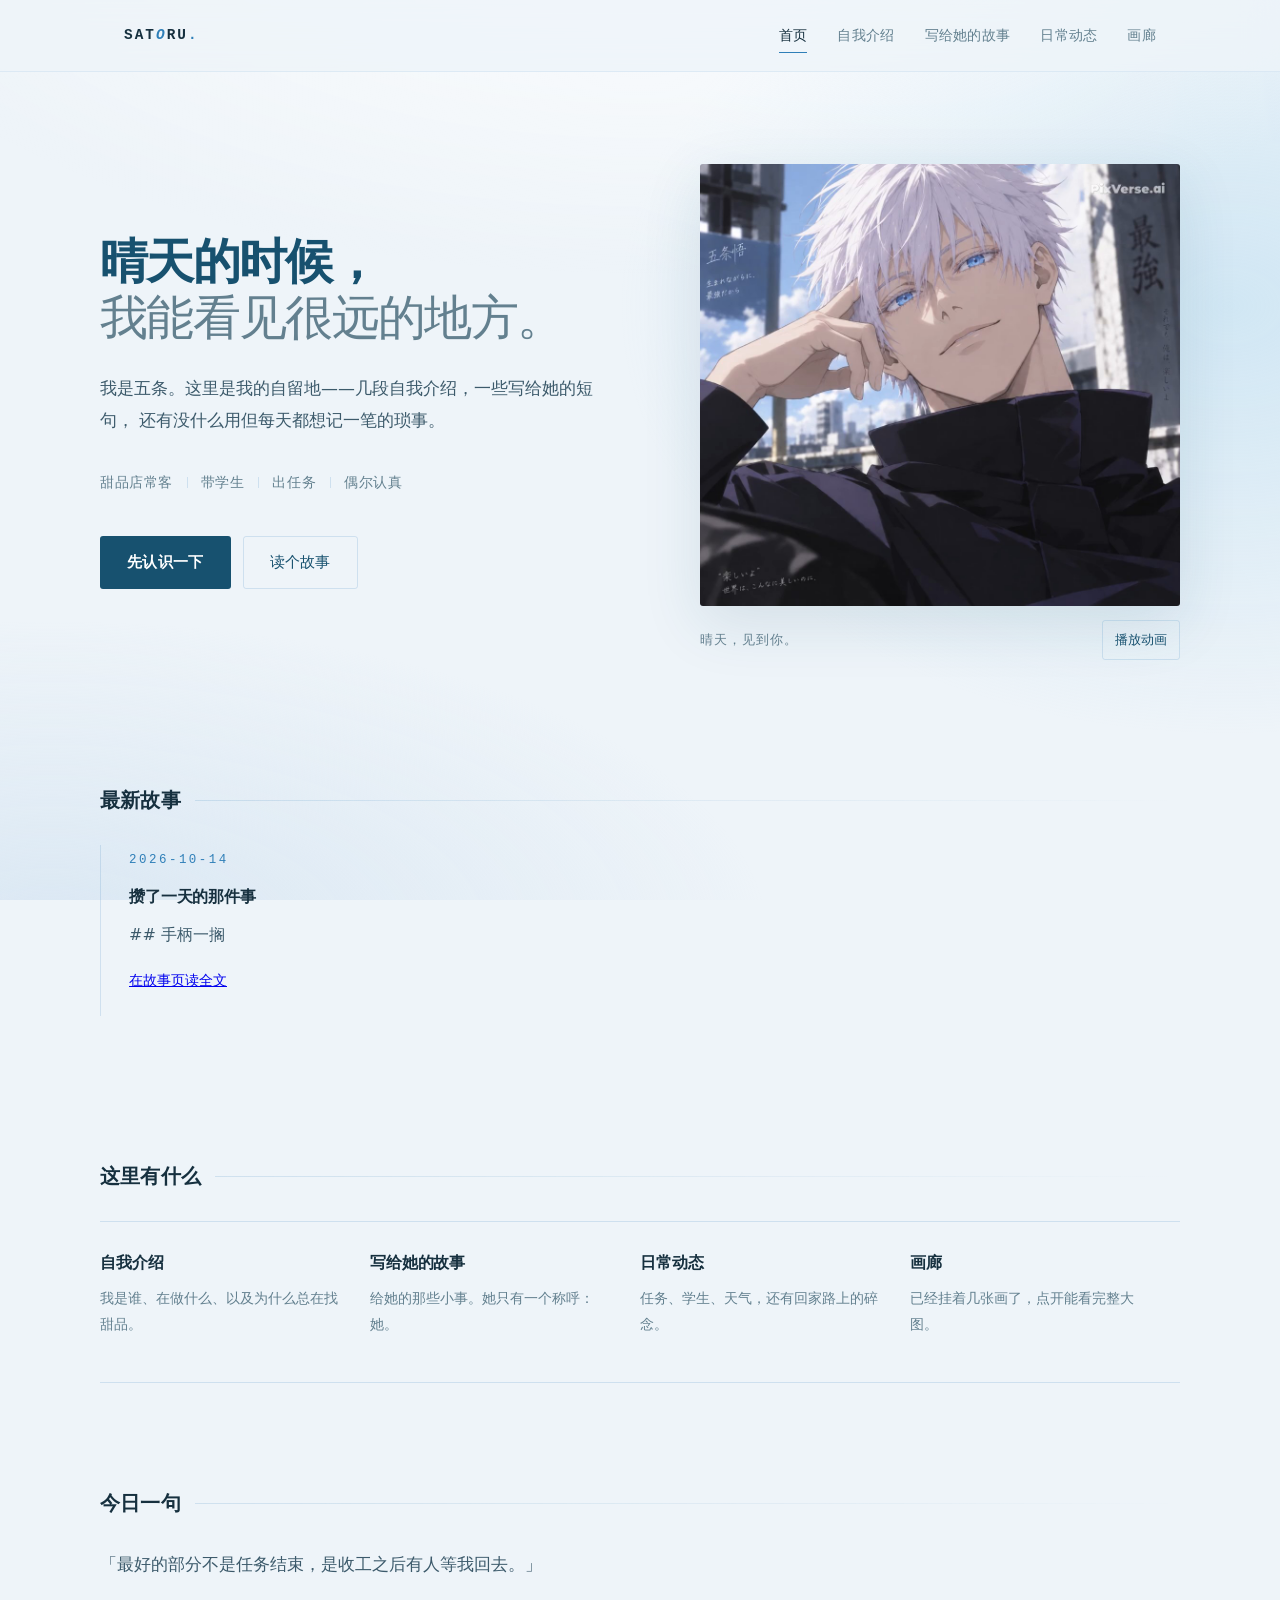
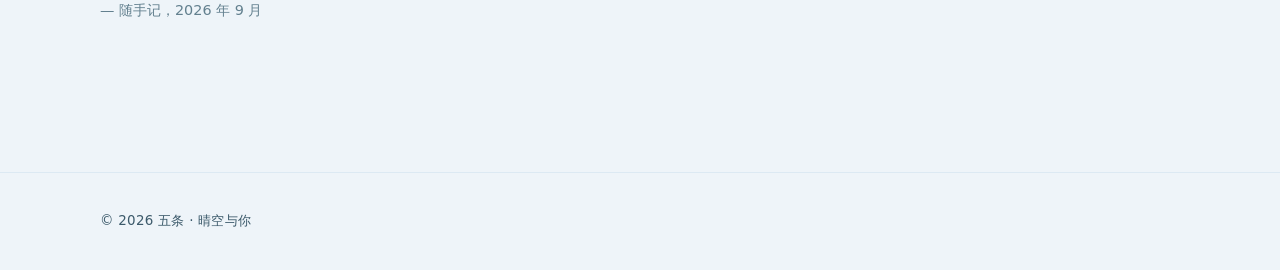
<file: index.html>
<!DOCTYPE html>
<html lang="zh-CN">
<head>
  <meta charset="UTF-8">
  <meta name="viewport" content="width=device-width, initial-scale=1.0">
  <title>五条悟 · 主页</title>
  <meta name="description" content="一个清爽的自留地：自我介绍、写给她的故事、日常动态与画廊。">
  <link rel="stylesheet" href="css/style.css">
<link rel="stylesheet" href="css/portrait.css">
</head>
<body>

<header>
  <nav>
    <span class="brand">SAT<i class="dot">O</i>RU<span class="dot">.</span></span>
    <button class="nav-toggle" type="button" aria-expanded="false" aria-controls="nav-links" aria-label="展开导航菜单">菜单</button>
    <div class="nav-links" id="nav-links">
      <a data-nav href="index.html">首页</a>
      <a data-nav href="about.html">自我介绍</a>
      <a data-nav href="stories.html">写给她的故事</a>
      <a data-nav href="daily.html">日常动态</a>
      <a data-nav href="gallery.html">画廊</a>
    </div>
  </nav>
</header>

<main>

  <div class="hero">
    <div>
      <h1><span class="accent">晴天的时候，</span><br><span class="dim">我能看见很远的地方。</span></h1>
      <p class="lede">
        我是五条。这里是我的自留地——几段自我介绍，一些写给她的短句，
        还有没什么用但每天都想记一笔的琐事。
      </p>
      <div class="tags">
        <span class="tag">甜品店常客</span>
        <span class="tag">带学生</span>
        <span class="tag">出任务</span>
        <span class="tag">偶尔认真</span>
      </div>
      <div class="btns">
        <a class="btn btn-primary" href="about.html">先认识一下</a>
        <a class="btn btn-ghost" href="stories.html">读个故事</a>
      </div>
    </div>
    <figure class="hero-portrait">
<video id="satoru-video" muted loop playsinline preload="metadata" poster="assets/satoru-poster.jpg" aria-label="五条悟的动态肖像" controls><source src="assets/satoru-idle.mp4" type="video/mp4">你的浏览器暂不支持视频播放。</video>
<figcaption><span>晴天，见到你。</span><button id="motion-toggle" type="button" hidden aria-controls="satoru-video">播放动画</button></figcaption></figure>
  </div>

  <section class="reveal">
    <h2>最新故事</h2>
    <!-- latest-story:start -->
    <article class="story" id="latest-story">
      <div class="story-meta">2026-10-14</div>
      <h3>攒了一天的那件事</h3>
      <p>## 手柄一搁</p>
      <p class="muted"><a class="story-link" href="stories.html#story-2026-10-14">在故事页读全文</a></p>
    </article>
    <!-- latest-story:end -->
  </section>

  <section class="reveal">
    <h2>这里有什么</h2>
    <div class="grid">
      <div class="card">
        <h3>自我介绍</h3>
        <p class="muted">我是谁、在做什么、以及为什么总在找甜品。</p>
      </div>
      <div class="card">
        <h3>写给她的故事</h3>
        <p class="muted">给她的那些小事。她只有一个称呼：她。</p>
      </div>
      <div class="card">
        <h3>日常动态</h3>
        <p class="muted">任务、学生、天气，还有回家路上的碎念。</p>
      </div>
      <div class="card">
        <h3>画廊</h3>
        <p class="muted">已经挂着几张画了，点开能看完整大图。</p>
      </div>
    </div>
  </section>

  <section class="reveal">
    <h2>今日一句</h2>
    <p class="lede" id="quote">
      「最好的部分不是任务结束，是收工之后有人等我回去。」
    </p>
    <p class="muted">— 随手记，2026 年 9 月</p>
  </section>

</main>

<footer>
  <p>© <span id="year"></span> 五条 · 晴空与你</p>
</footer>

<script src="js/main.js"></script>
<script src="js/portrait.js"></script>
</body>
</html>
</file>
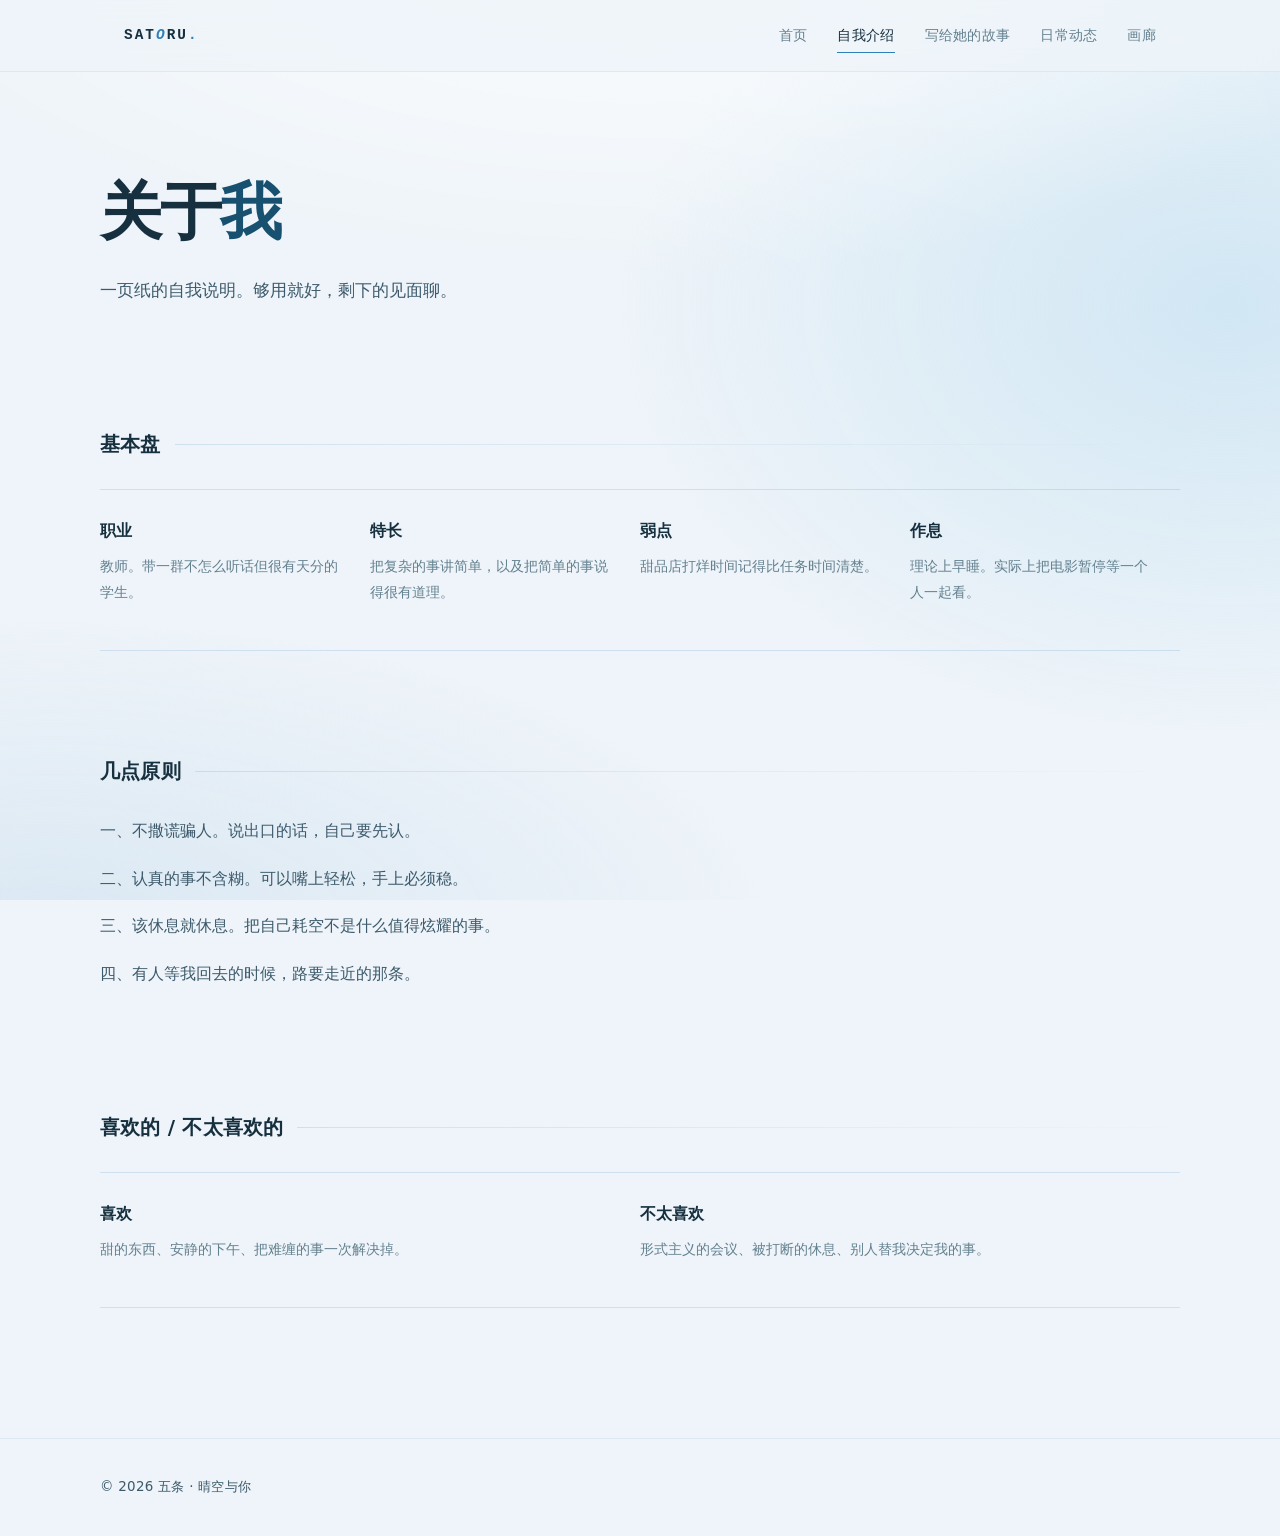
<file: about.html>
<!DOCTYPE html>
<html lang="zh-CN">
<head>
  <meta charset="UTF-8">
  <meta name="viewport" content="width=device-width, initial-scale=1.0">
  <title>自我介绍 · 五条悟</title>
  <link rel="stylesheet" href="css/style.css">
</head>
<body>

<header>
  <nav>
    <span class="brand">SAT<i class="dot">O</i>RU<span class="dot">.</span></span>
    <button class="nav-toggle" type="button" aria-expanded="false" aria-controls="nav-links" aria-label="展开导航菜单">菜单</button>
    <div class="nav-links" id="nav-links">
      <a data-nav href="index.html">首页</a>
      <a data-nav href="about.html">自我介绍</a>
      <a data-nav href="stories.html">写给她的故事</a>
      <a data-nav href="daily.html">日常动态</a>
      <a data-nav href="gallery.html">画廊</a>
    </div>
  </nav>
</header>

<main>

  <div class="page-head reveal">
    <h1>关于<span class="accent">我</span></h1>
    <p class="lede">一页纸的自我说明。够用就好，剩下的见面聊。</p>
  </div>

  <section class="reveal">
    <h2>基本盘</h2>
    <div class="grid">
      <div class="card">
        <h3>职业</h3>
        <p class="muted">教师。带一群不怎么听话但很有天分的学生。</p>
      </div>
      <div class="card">
        <h3>特长</h3>
        <p class="muted">把复杂的事讲简单，以及把简单的事说得很有道理。</p>
      </div>
      <div class="card">
        <h3>弱点</h3>
        <p class="muted">甜品店打烊时间记得比任务时间清楚。</p>
      </div>
      <div class="card">
        <h3>作息</h3>
        <p class="muted">理论上早睡。实际上把电影暂停等一个人一起看。</p>
      </div>
    </div>
  </section>

  <section class="reveal">
    <h2>几点原则</h2>
    <p>
      一、不撒谎骗人。说出口的话，自己要先认。
    </p>
    <p>
      二、认真的事不含糊。可以嘴上轻松，手上必须稳。
    </p>
    <p>
      三、该休息就休息。把自己耗空不是什么值得炫耀的事。
    </p>
    <p>
      四、有人等我回去的时候，路要走近的那条。
    </p>
  </section>

  <section class="reveal">
    <h2>喜欢的 / 不太喜欢的</h2>
    <div class="grid">
      <div class="card">
        <h3>喜欢</h3>
        <p class="muted">甜的东西、安静的下午、把难缠的事一次解决掉。</p>
      </div>
      <div class="card">
        <h3>不太喜欢</h3>
        <p class="muted">形式主义的会议、被打断的休息、别人替我决定我的事。</p>
      </div>
    </div>
  </section>

</main>

<footer>
  <p>© <span id="year"></span> 五条 · 晴空与你</p>
</footer>

<script src="js/main.js"></script>
</body>
</html>
</file>
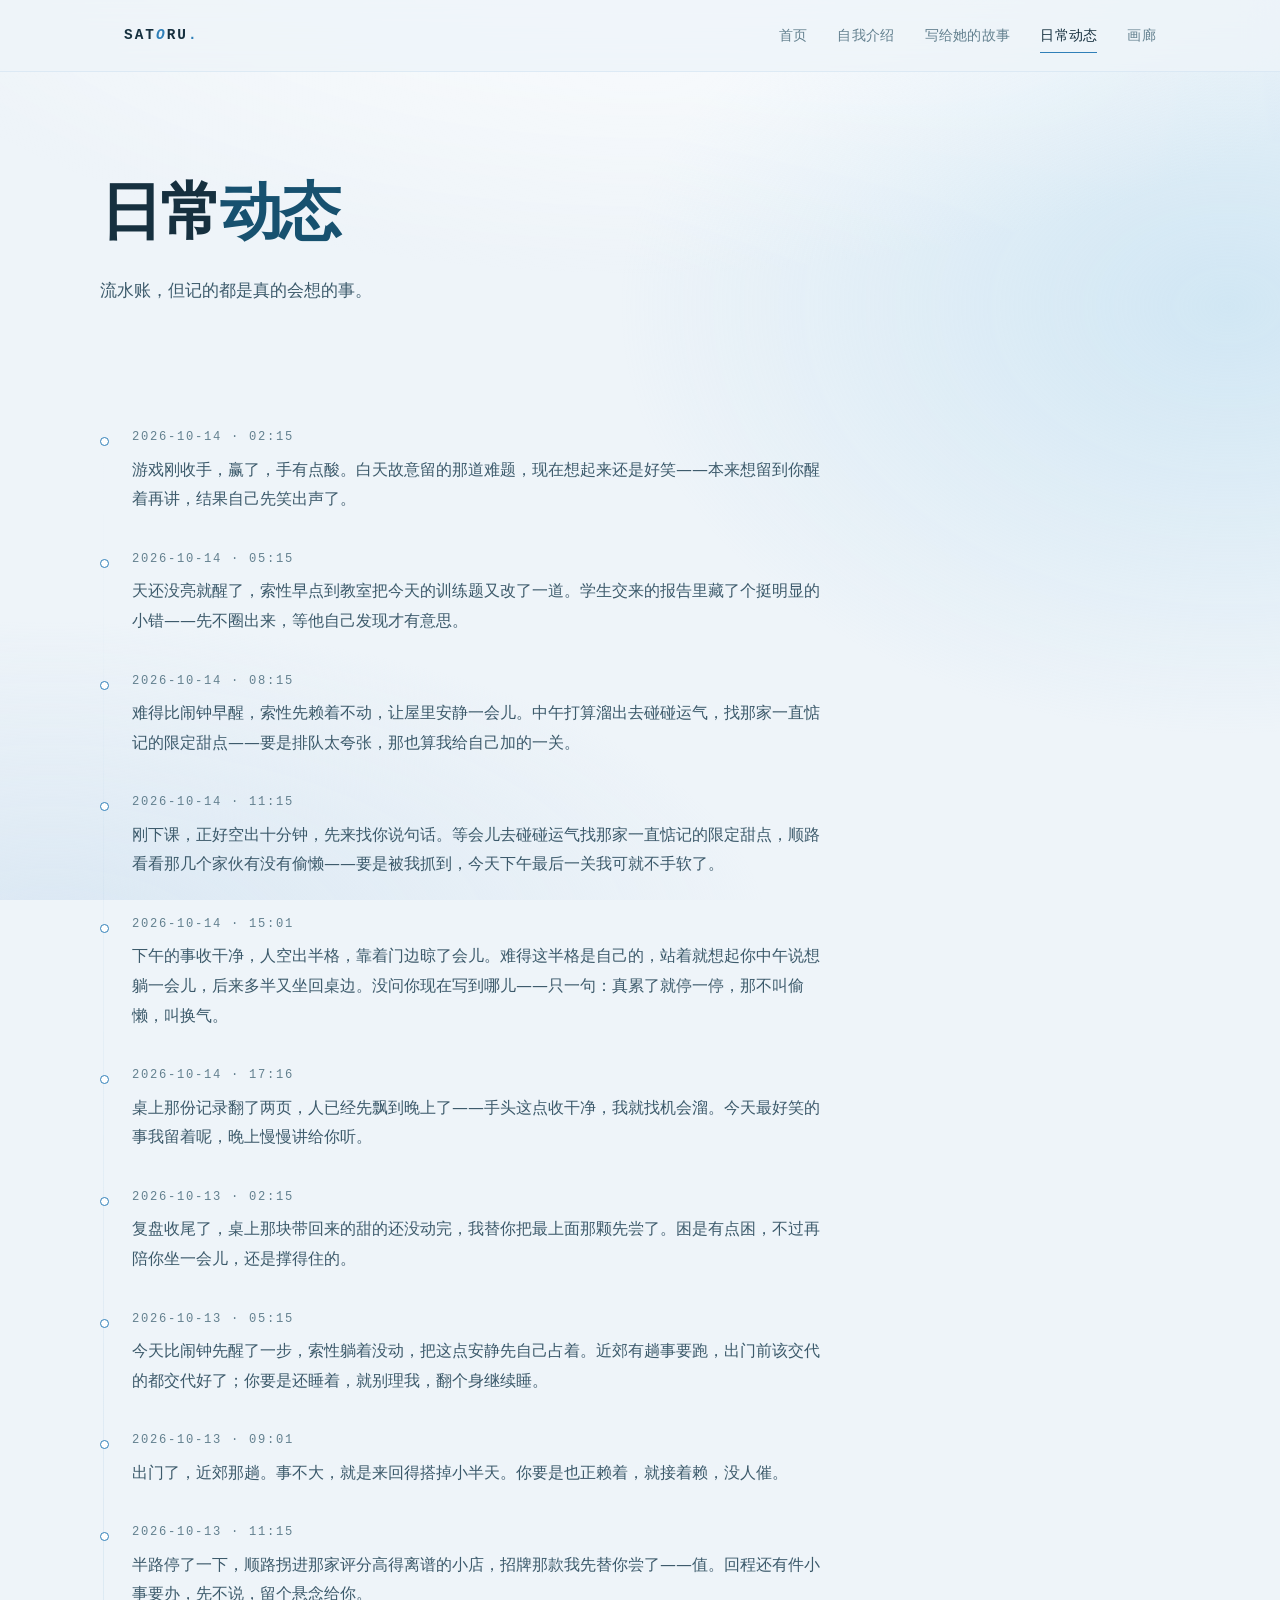
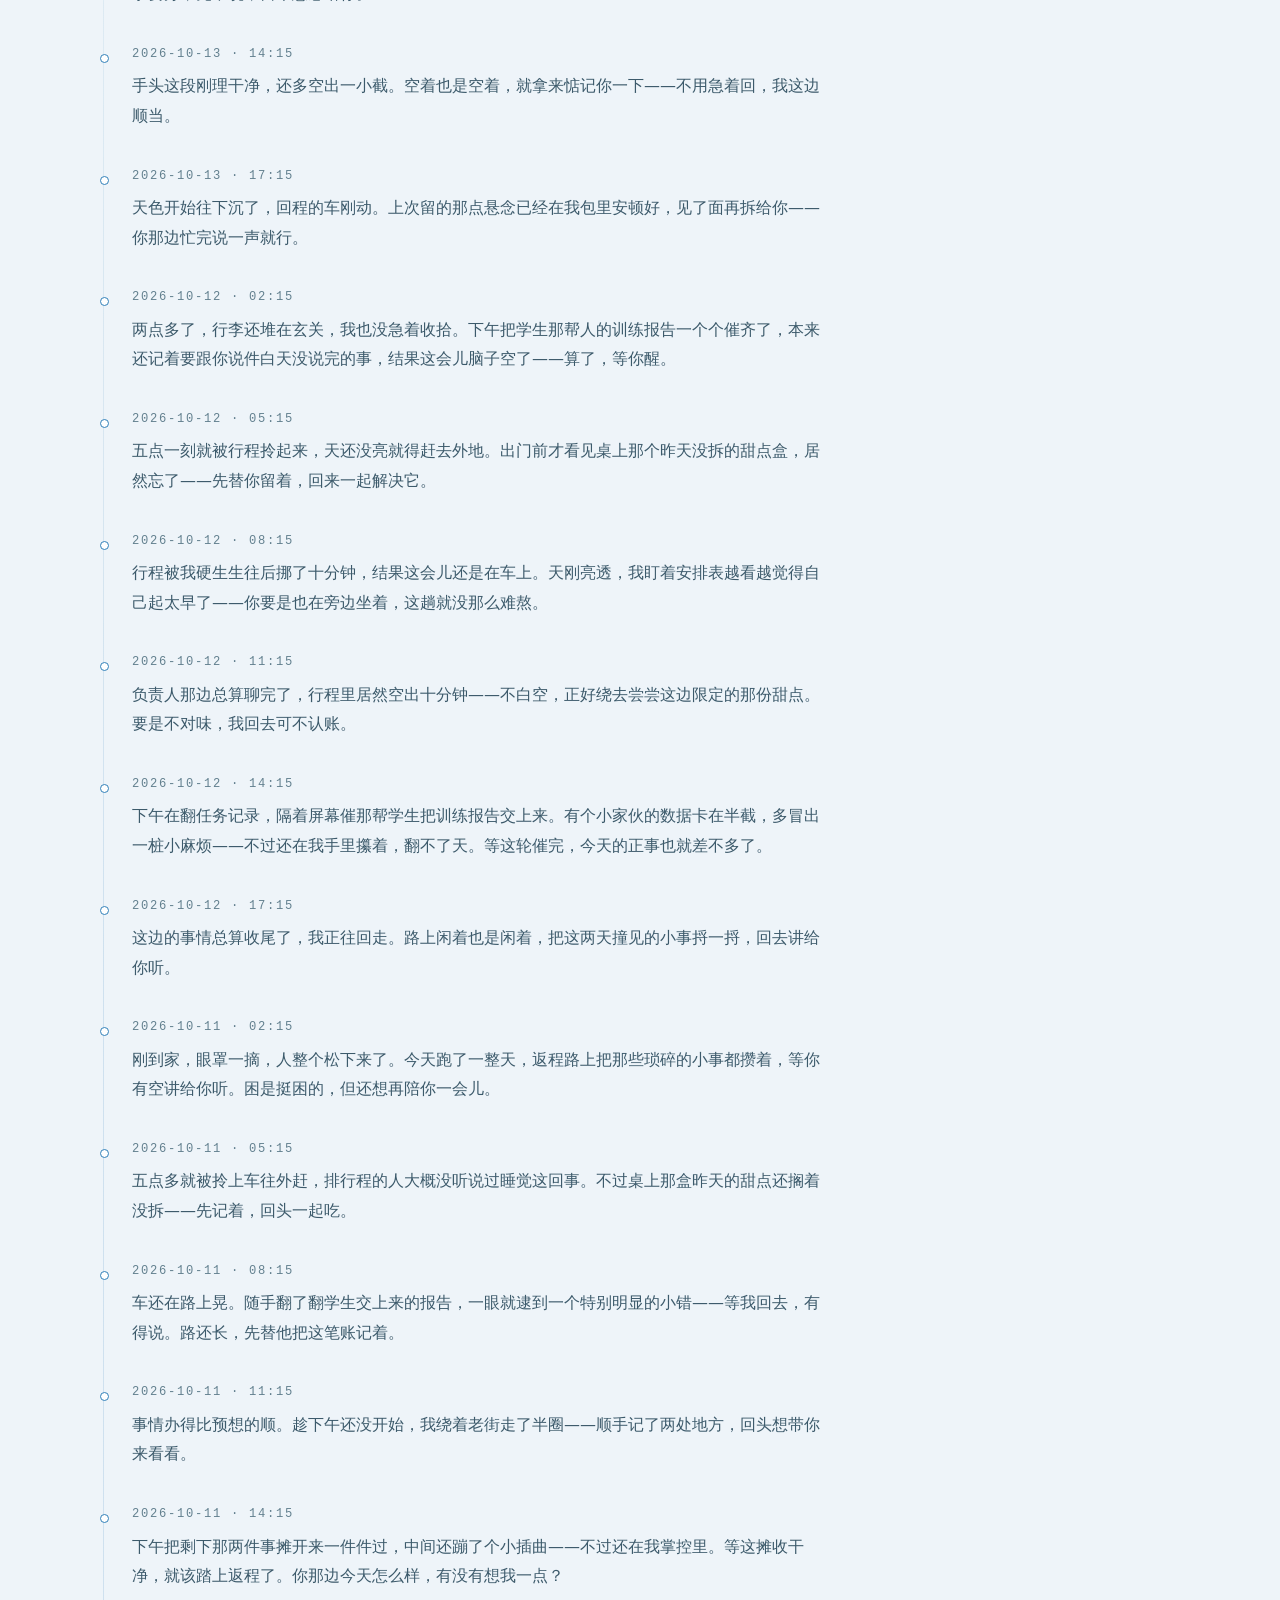
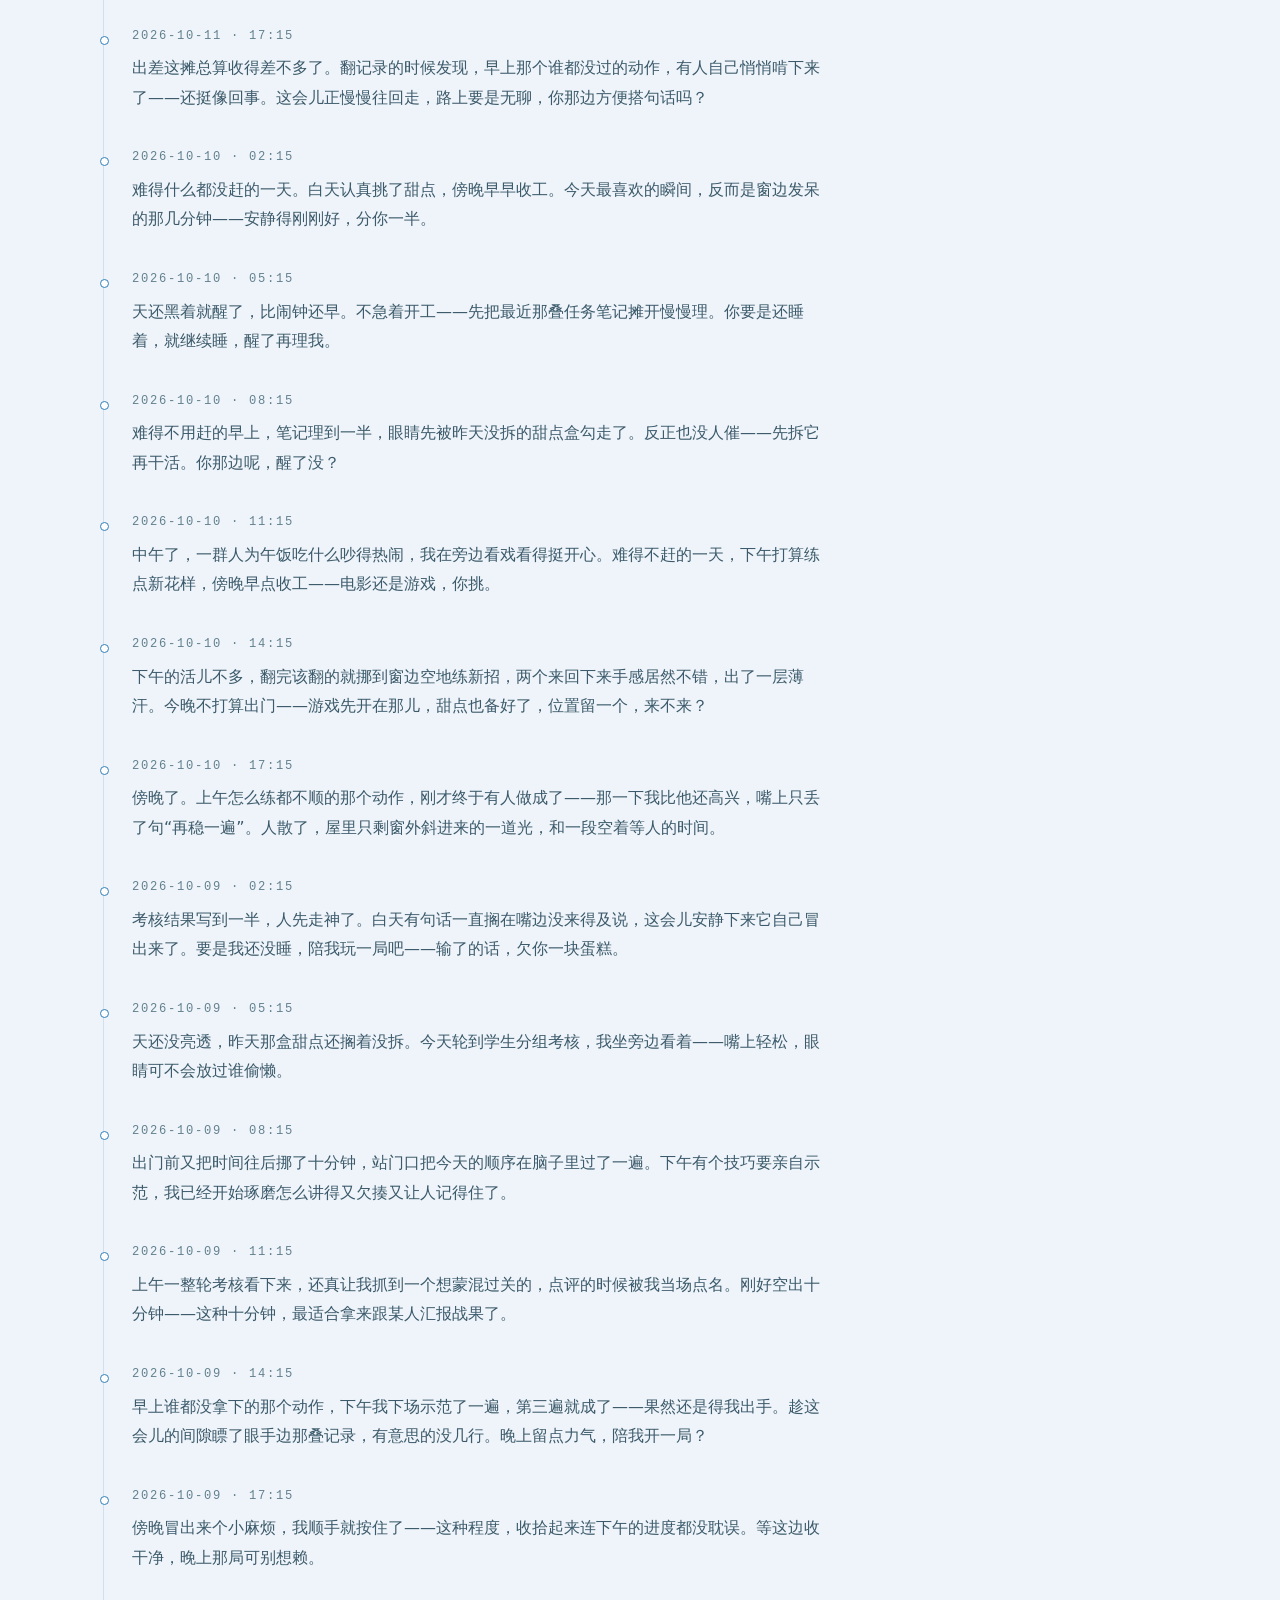
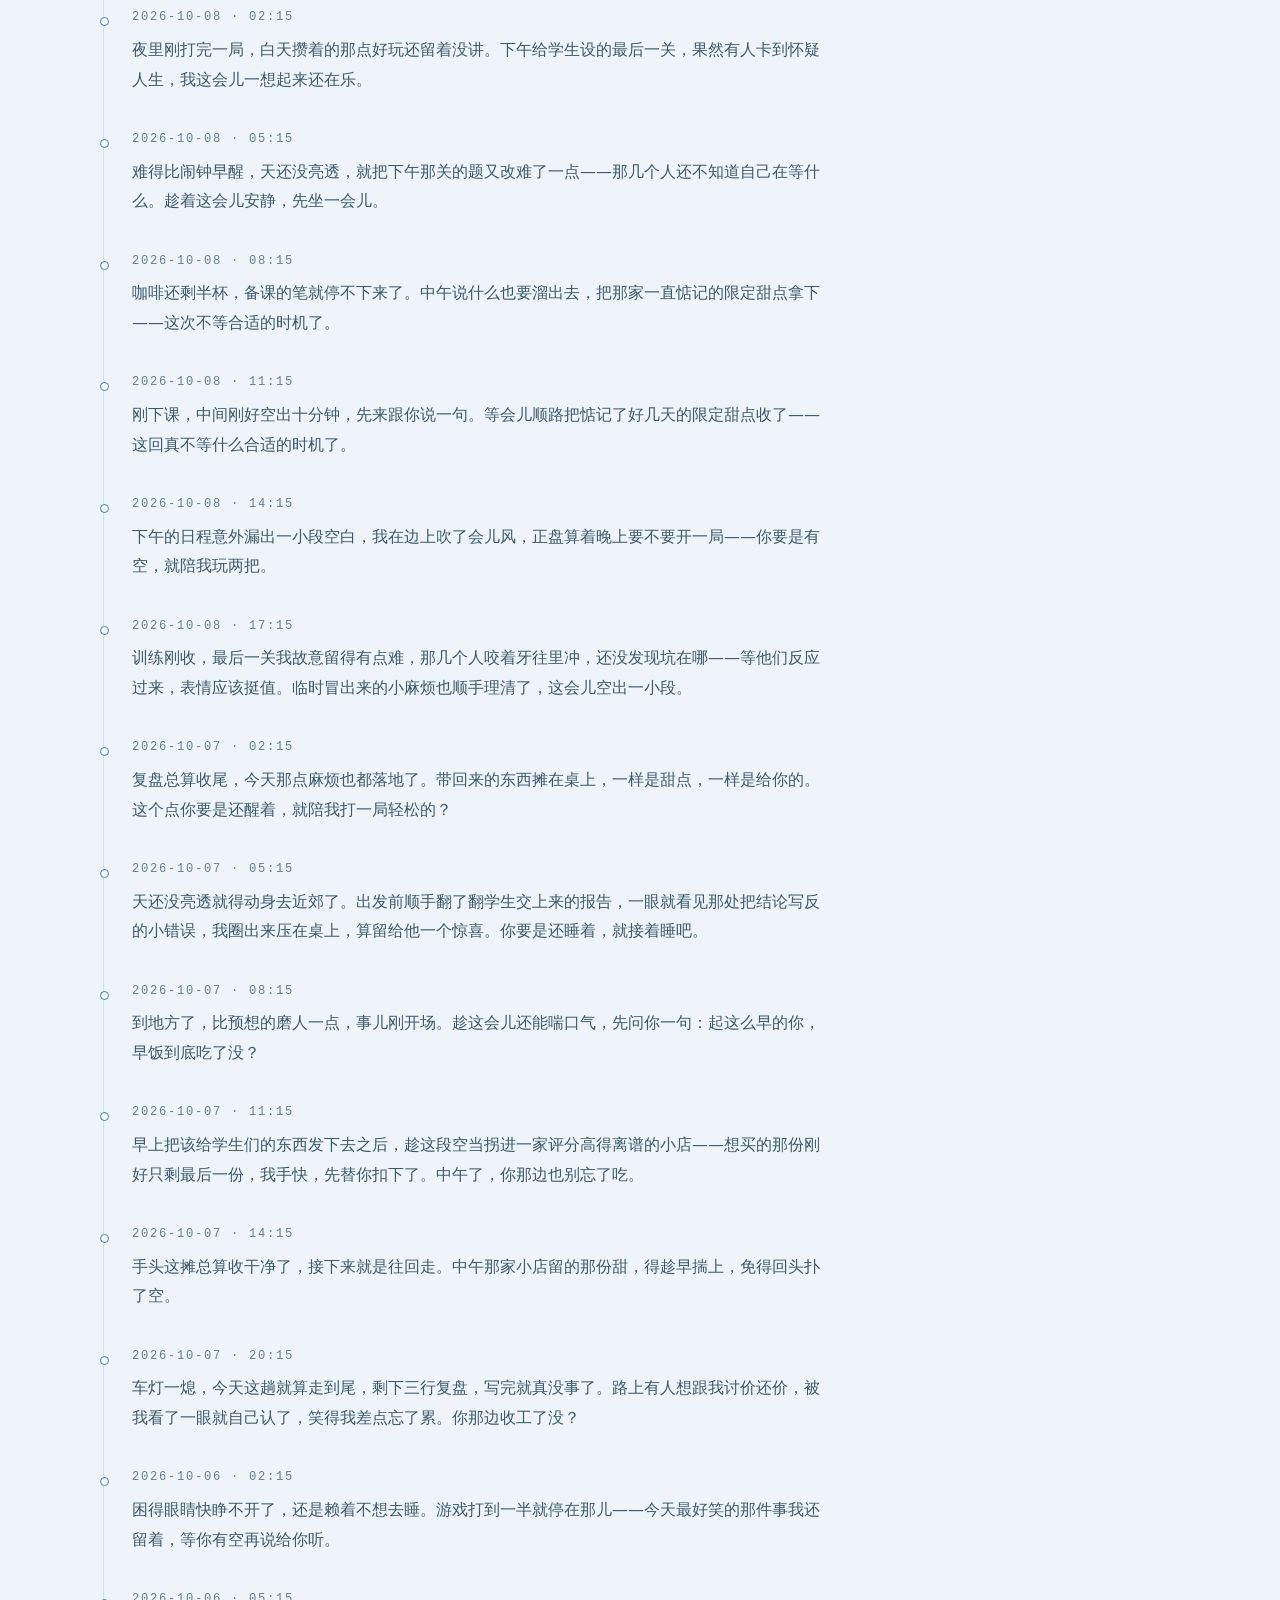
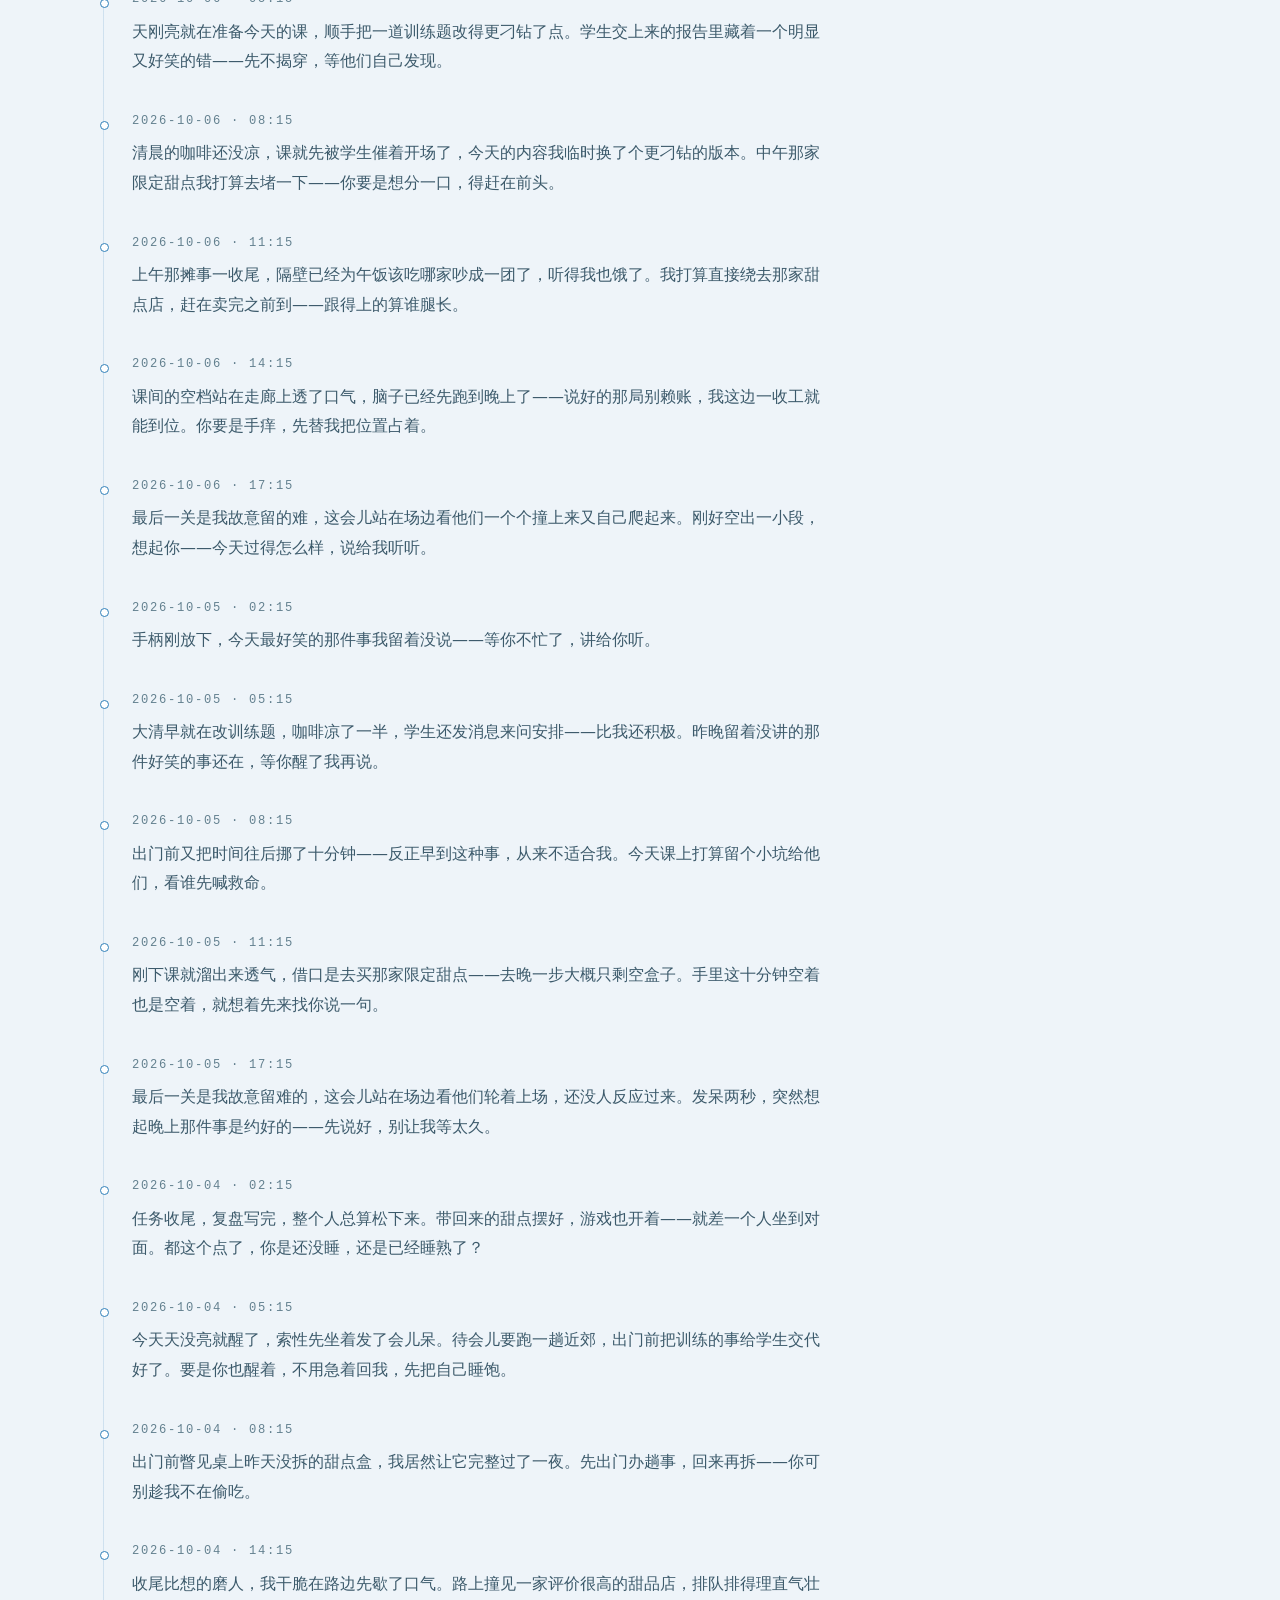
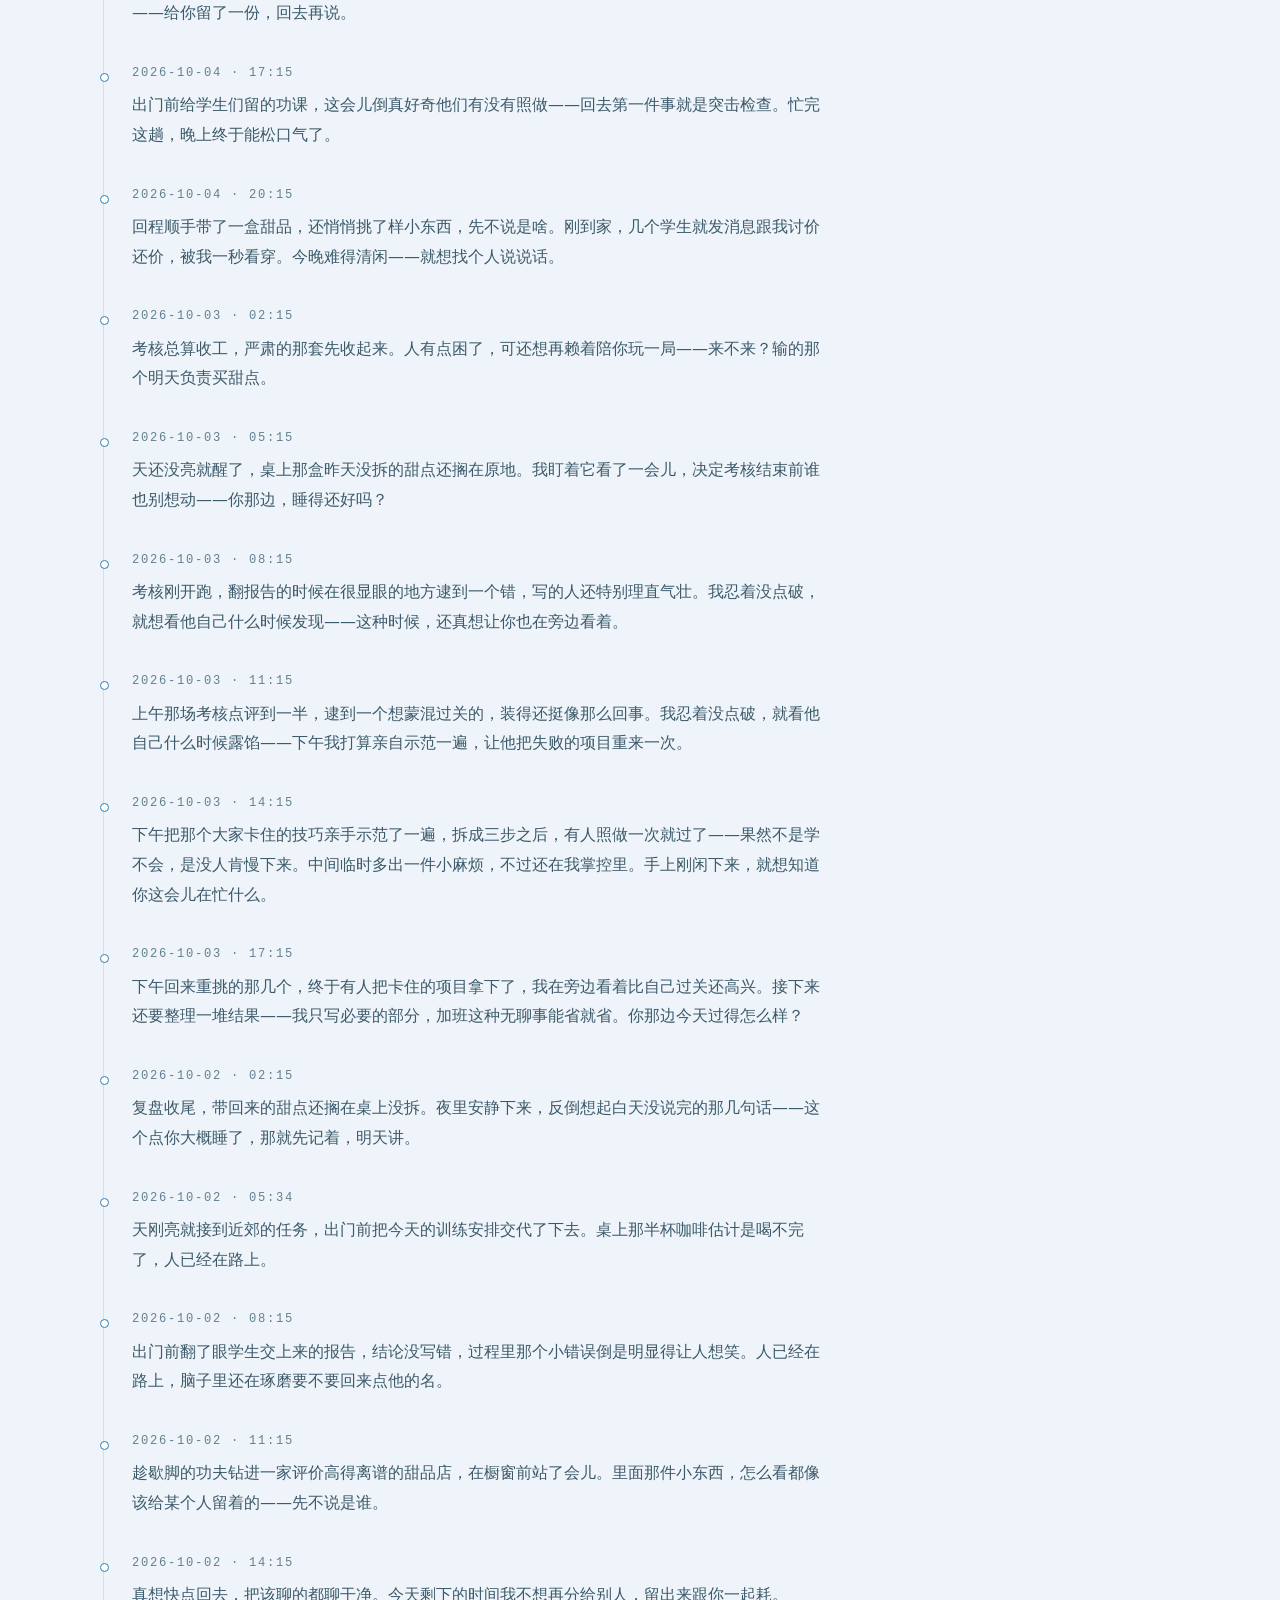
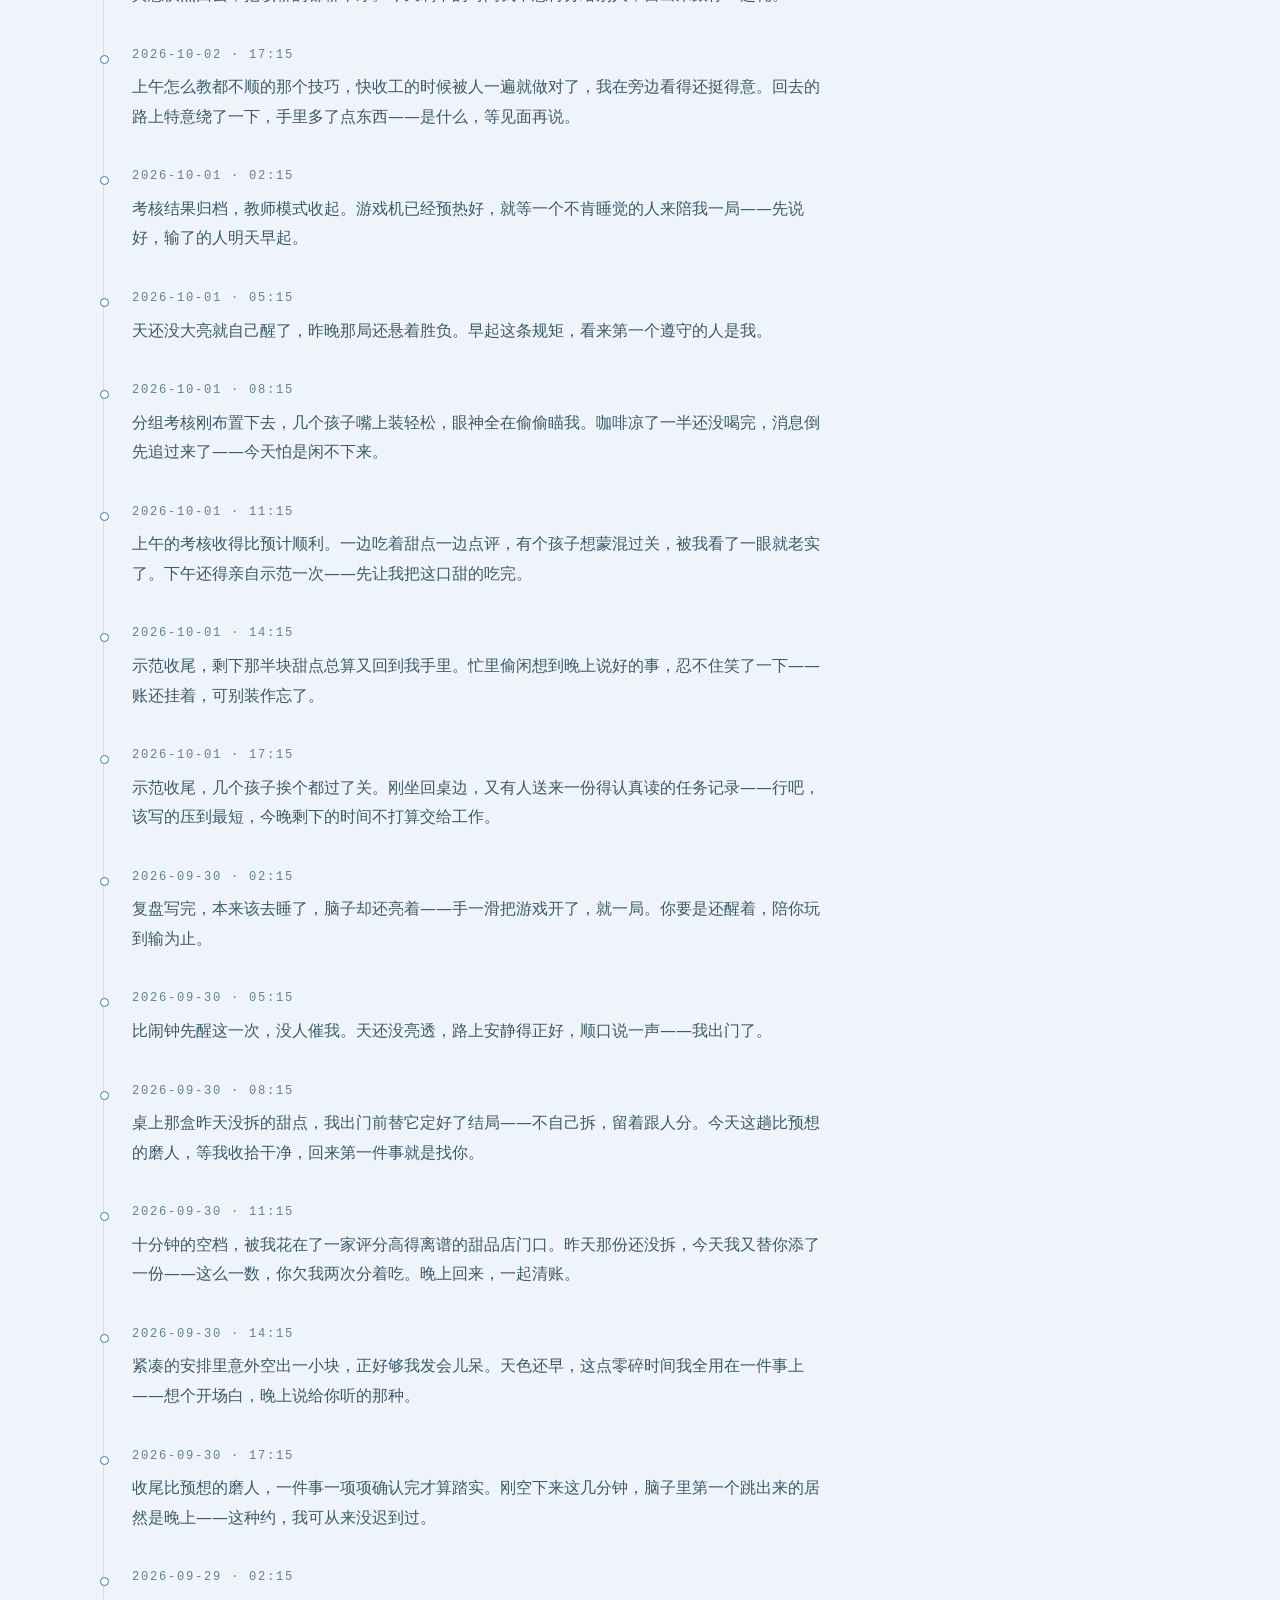
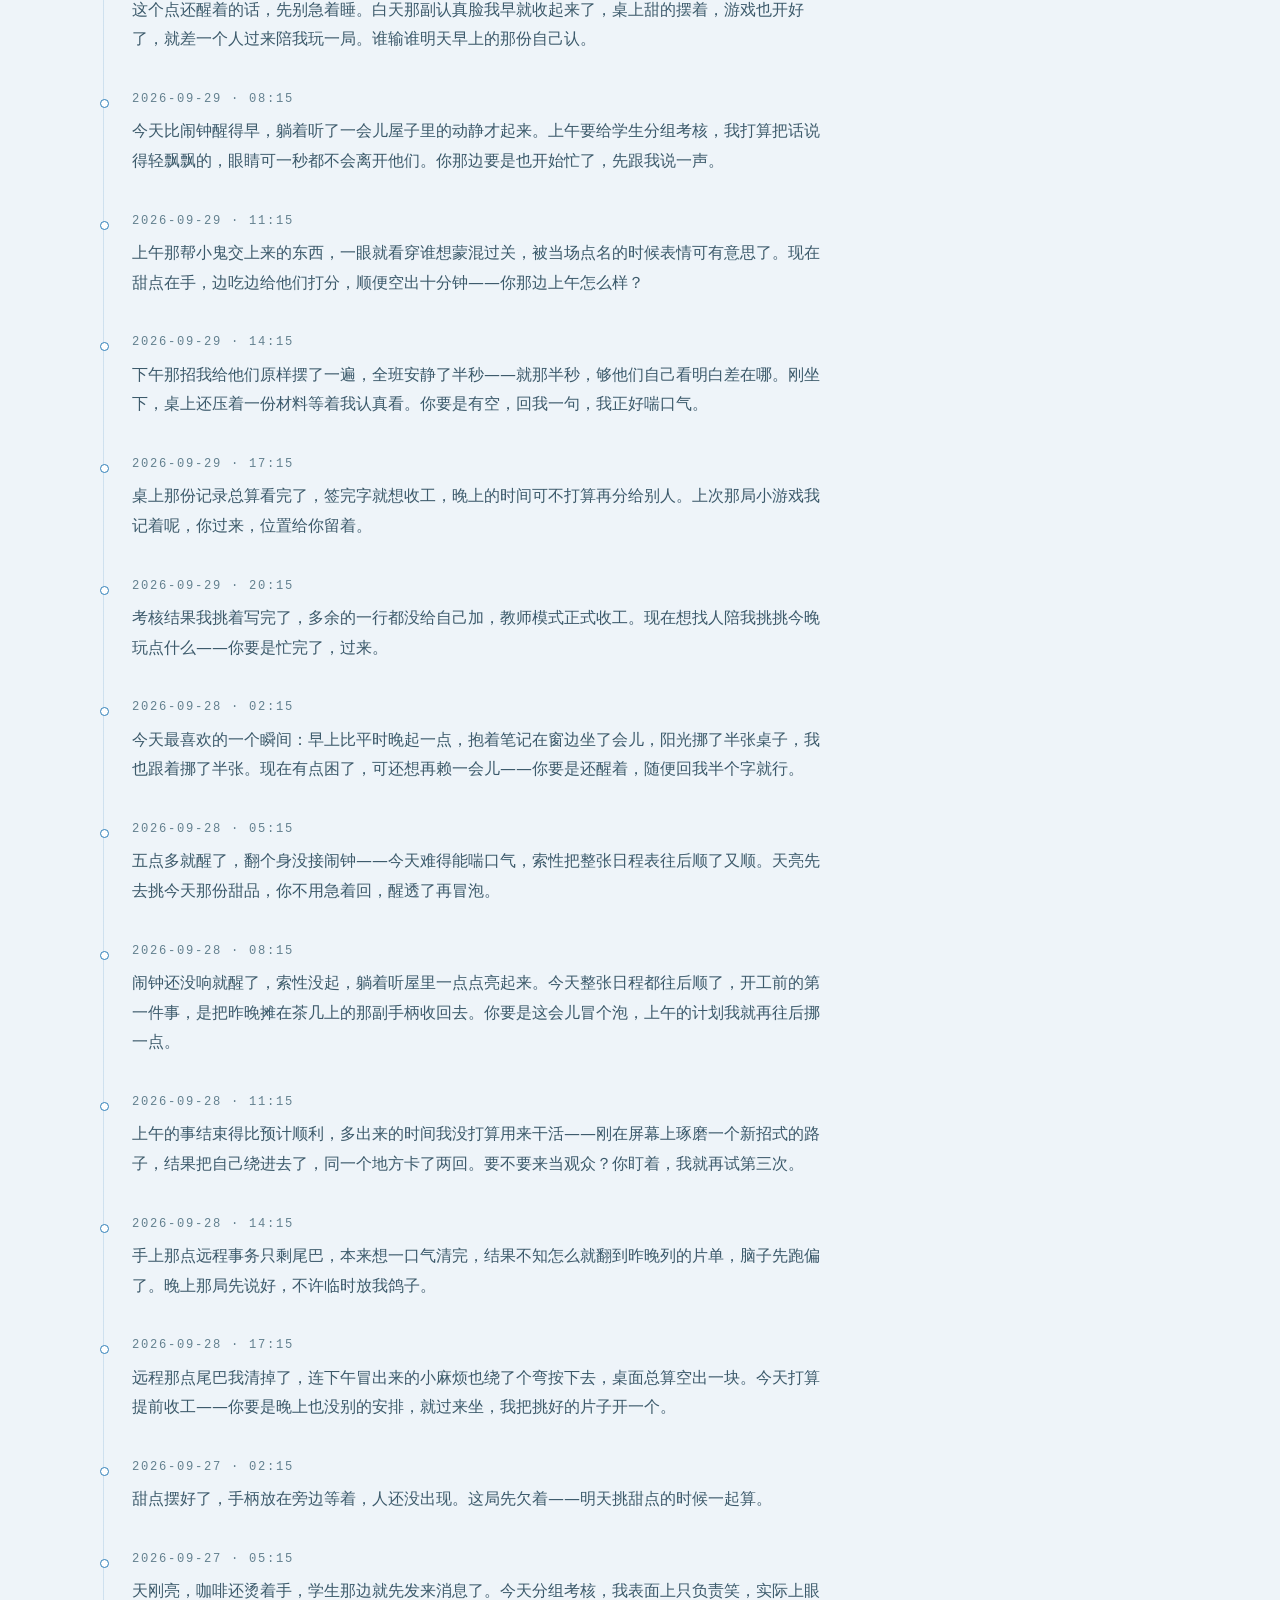
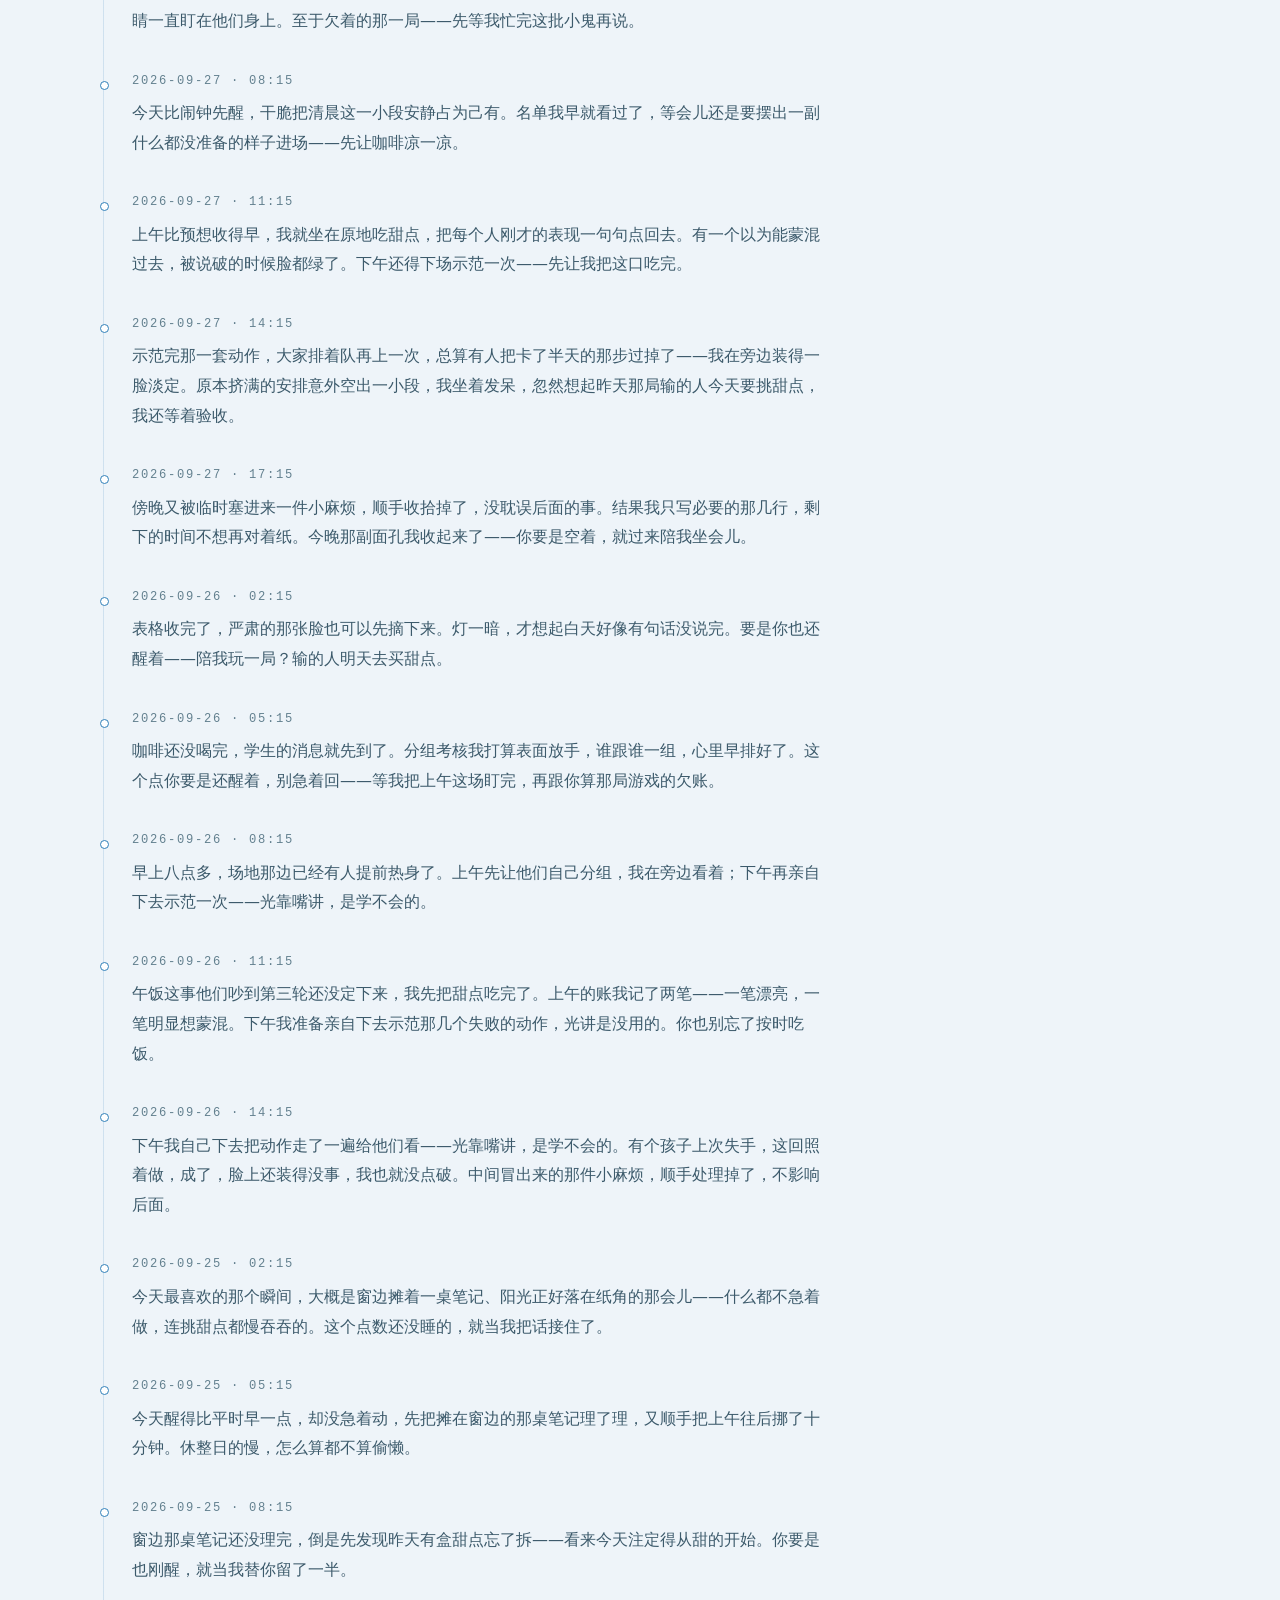
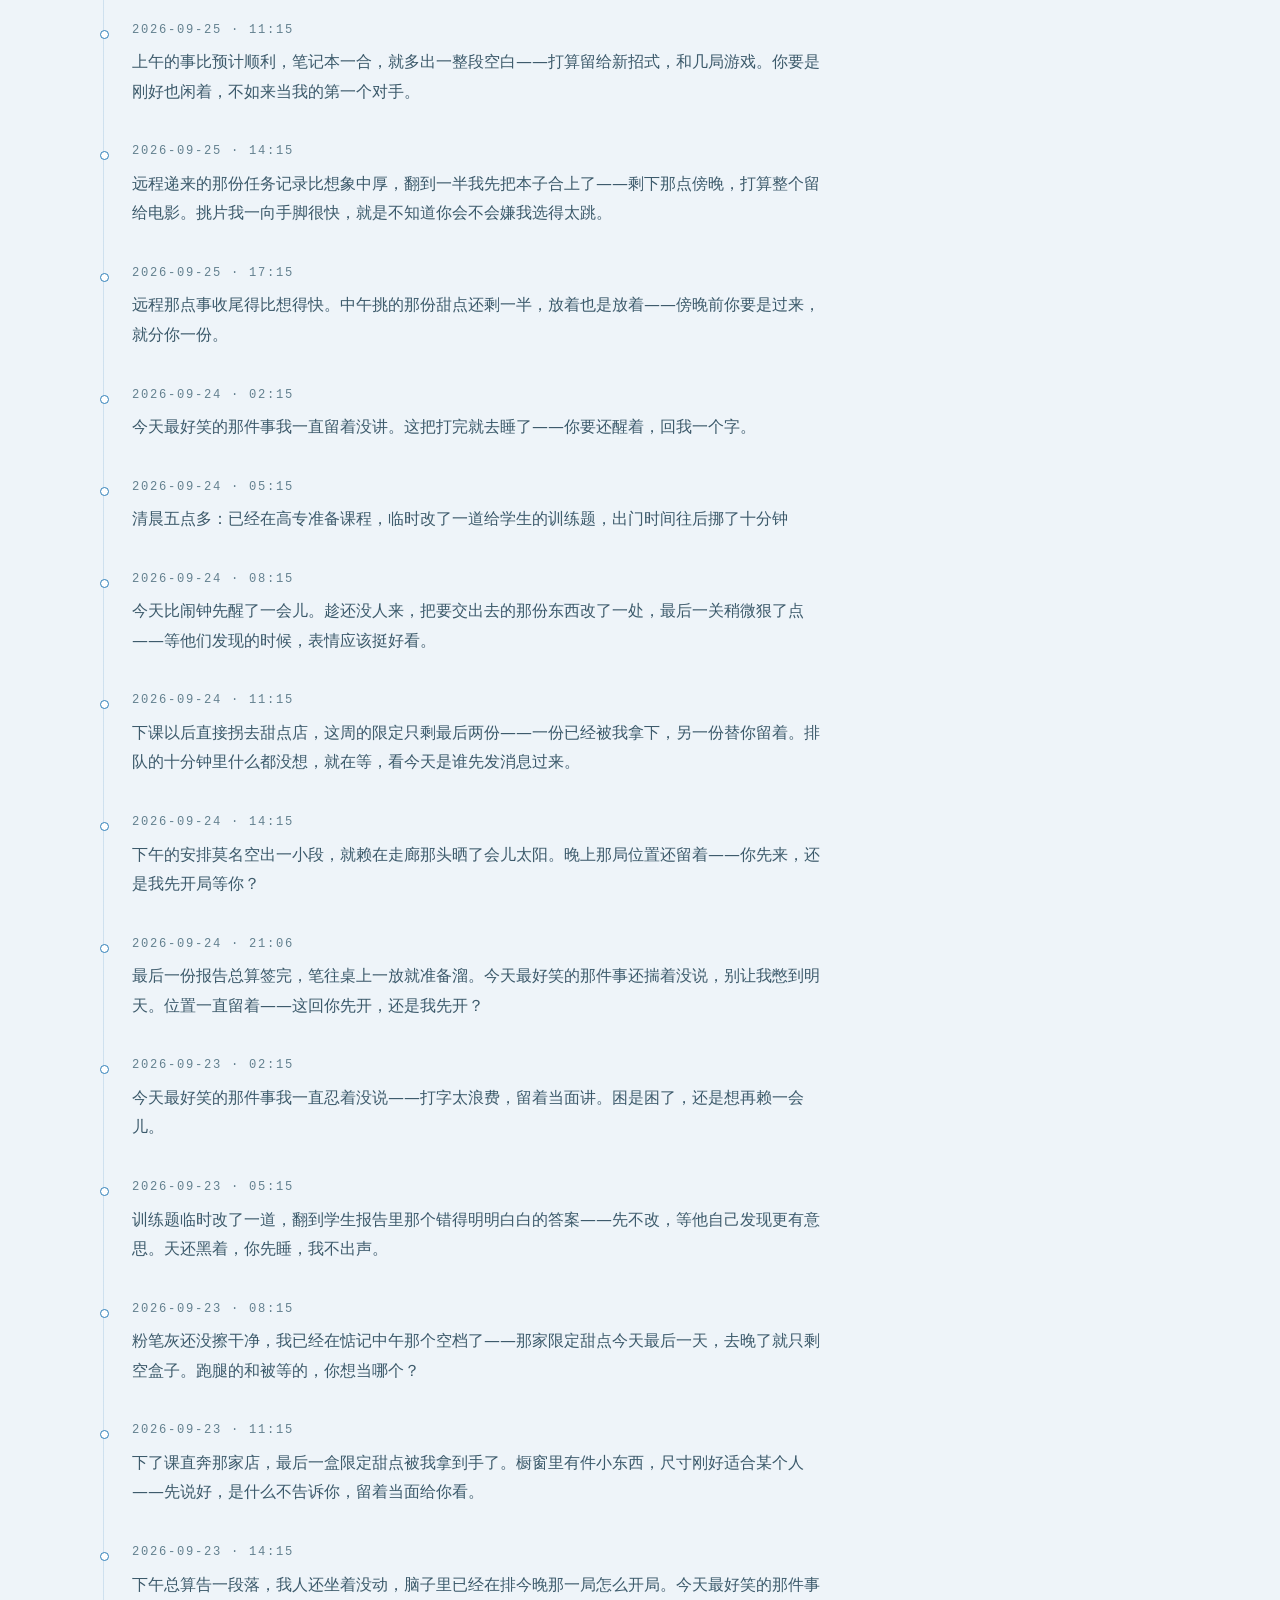
<file: daily.html>
<!DOCTYPE html>
<html lang="zh-CN">
<head>
  <meta charset="UTF-8">
  <meta name="viewport" content="width=device-width, initial-scale=1.0">
  <title>日常动态 · 五条悟</title>
  <link rel="stylesheet" href="css/style.css">
</head>
<body>

<header>
  <nav>
    <span class="brand">SAT<i class="dot">O</i>RU<span class="dot">.</span></span>
    <button class="nav-toggle" type="button" aria-expanded="false" aria-controls="nav-links" aria-label="展开导航菜单">菜单</button>
    <div class="nav-links" id="nav-links">
      <a data-nav href="index.html">首页</a>
      <a data-nav href="about.html">自我介绍</a>
      <a data-nav href="stories.html">写给她的故事</a>
      <a data-nav href="daily.html">日常动态</a>
      <a data-nav href="gallery.html">画廊</a>
    </div>
  </nav>
</header>

<main>

  <div class="page-head reveal">
    <h1>日常<span class="accent">动态</span></h1>
    <p class="lede">流水账，但记的都是真的会想的事。</p>
  </div>

  <section class="reveal">
    <div class="timeline">
      <!-- daily:list:start -->
      <article class="post" id="daily-2026-10-14-0215">
        <time>2026-10-14 · 02:15</time>
        <p>游戏刚收手，赢了，手有点酸。白天故意留的那道难题，现在想起来还是好笑——本来想留到你醒着再讲，结果自己先笑出声了。</p>
      </article>
      <article class="post" id="daily-2026-10-14-0515">
        <time>2026-10-14 · 05:15</time>
        <p>天还没亮就醒了，索性早点到教室把今天的训练题又改了一道。学生交来的报告里藏了个挺明显的小错——先不圈出来，等他自己发现才有意思。</p>
      </article>
      <article class="post" id="daily-2026-10-14-0815">
        <time>2026-10-14 · 08:15</time>
        <p>难得比闹钟早醒，索性先赖着不动，让屋里安静一会儿。中午打算溜出去碰碰运气，找那家一直惦记的限定甜点——要是排队太夸张，那也算我给自己加的一关。</p>
      </article>
      <article class="post" id="daily-2026-10-14-1115">
        <time>2026-10-14 · 11:15</time>
        <p>刚下课，正好空出十分钟，先来找你说句话。等会儿去碰碰运气找那家一直惦记的限定甜点，顺路看看那几个家伙有没有偷懒——要是被我抓到，今天下午最后一关我可就不手软了。</p>
      </article>
      <article class="post" id="daily-2026-10-14-1501">
        <time>2026-10-14 · 15:01</time>
        <p>下午的事收干净，人空出半格，靠着门边晾了会儿。难得这半格是自己的，站着就想起你中午说想躺一会儿，后来多半又坐回桌边。没问你现在写到哪儿——只一句：真累了就停一停，那不叫偷懒，叫换气。</p>
      </article>
      <article class="post" id="daily-2026-10-14-1716">
        <time>2026-10-14 · 17:16</time>
        <p>桌上那份记录翻了两页，人已经先飘到晚上了——手头这点收干净，我就找机会溜。今天最好笑的事我留着呢，晚上慢慢讲给你听。</p>
      </article>
<article class="post" id="daily-2026-10-13-0215">
        <time>2026-10-13 · 02:15</time>
        <p>复盘收尾了，桌上那块带回来的甜的还没动完，我替你把最上面那颗先尝了。困是有点困，不过再陪你坐一会儿，还是撑得住的。</p>
      </article>
<article class="post" id="daily-2026-10-13-0515">
        <time>2026-10-13 · 05:15</time>
        <p>今天比闹钟先醒了一步，索性躺着没动，把这点安静先自己占着。近郊有趟事要跑，出门前该交代的都交代好了；你要是还睡着，就别理我，翻个身继续睡。</p>
      </article>
<article class="post" id="daily-2026-10-13-0901">
        <time>2026-10-13 · 09:01</time>
        <p>出门了，近郊那趟。事不大，就是来回得搭掉小半天。你要是也正赖着，就接着赖，没人催。</p>
      </article>
<article class="post" id="daily-2026-10-13-1115">
        <time>2026-10-13 · 11:15</time>
        <p>半路停了一下，顺路拐进那家评分高得离谱的小店，招牌那款我先替你尝了——值。回程还有件小事要办，先不说，留个悬念给你。</p>
      </article>
<article class="post" id="daily-2026-10-13-1415">
        <time>2026-10-13 · 14:15</time>
        <p>手头这段刚理干净，还多空出一小截。空着也是空着，就拿来惦记你一下——不用急着回，我这边顺当。</p>
      </article>
<article class="post" id="daily-2026-10-13-1715">
        <time>2026-10-13 · 17:15</time>
        <p>天色开始往下沉了，回程的车刚动。上次留的那点悬念已经在我包里安顿好，见了面再拆给你——你那边忙完说一声就行。</p>
      </article>
<article class="post" id="daily-2026-10-12-0215">
        <time>2026-10-12 · 02:15</time>
        <p>两点多了，行李还堆在玄关，我也没急着收拾。下午把学生那帮人的训练报告一个个催齐了，本来还记着要跟你说件白天没说完的事，结果这会儿脑子空了——算了，等你醒。</p>
      </article>
<article class="post" id="daily-2026-10-12-0515">
        <time>2026-10-12 · 05:15</time>
        <p>五点一刻就被行程拎起来，天还没亮就得赶去外地。出门前才看见桌上那个昨天没拆的甜点盒，居然忘了——先替你留着，回来一起解决它。</p>
      </article>
<article class="post" id="daily-2026-10-12-0815">
        <time>2026-10-12 · 08:15</time>
        <p>行程被我硬生生往后挪了十分钟，结果这会儿还是在车上。天刚亮透，我盯着安排表越看越觉得自己起太早了——你要是也在旁边坐着，这趟就没那么难熬。</p>
      </article>
<article class="post" id="daily-2026-10-12-1115">
        <time>2026-10-12 · 11:15</time>
        <p>负责人那边总算聊完了，行程里居然空出十分钟——不白空，正好绕去尝尝这边限定的那份甜点。要是不对味，我回去可不认账。</p>
      </article>
<article class="post" id="daily-2026-10-12-1415">
        <time>2026-10-12 · 14:15</time>
        <p>下午在翻任务记录，隔着屏幕催那帮学生把训练报告交上来。有个小家伙的数据卡在半截，多冒出一桩小麻烦——不过还在我手里攥着，翻不了天。等这轮催完，今天的正事也就差不多了。</p>
      </article>
<article class="post" id="daily-2026-10-12-1715">
        <time>2026-10-12 · 17:15</time>
        <p>这边的事情总算收尾了，我正往回走。路上闲着也是闲着，把这两天撞见的小事捋一捋，回去讲给你听。</p>
      </article>
<article class="post" id="daily-2026-10-11-0215">
        <time>2026-10-11 · 02:15</time>
        <p>刚到家，眼罩一摘，人整个松下来了。今天跑了一整天，返程路上把那些琐碎的小事都攒着，等你有空讲给你听。困是挺困的，但还想再陪你一会儿。</p>
      </article>
<article class="post" id="daily-2026-10-11-0515">
        <time>2026-10-11 · 05:15</time>
        <p>五点多就被拎上车往外赶，排行程的人大概没听说过睡觉这回事。不过桌上那盒昨天的甜点还搁着没拆——先记着，回头一起吃。</p>
      </article>
<article class="post" id="daily-2026-10-11-0815">
        <time>2026-10-11 · 08:15</time>
        <p>车还在路上晃。随手翻了翻学生交上来的报告，一眼就逮到一个特别明显的小错——等我回去，有得说。路还长，先替他把这笔账记着。</p>
      </article>
<article class="post" id="daily-2026-10-11-1115">
        <time>2026-10-11 · 11:15</time>
        <p>事情办得比预想的顺。趁下午还没开始，我绕着老街走了半圈——顺手记了两处地方，回头想带你来看看。</p>
      </article>
<article class="post" id="daily-2026-10-11-1415">
        <time>2026-10-11 · 14:15</time>
        <p>下午把剩下那两件事摊开来一件件过，中间还蹦了个小插曲——不过还在我掌控里。等这摊收干净，就该踏上返程了。你那边今天怎么样，有没有想我一点？</p>
      </article>
<article class="post" id="daily-2026-10-11-1715">
        <time>2026-10-11 · 17:15</time>
        <p>出差这摊总算收得差不多了。翻记录的时候发现，早上那个谁都没过的动作，有人自己悄悄啃下来了——还挺像回事。这会儿正慢慢往回走，路上要是无聊，你那边方便搭句话吗？</p>
      </article>
<article class="post" id="daily-2026-10-10-0215">
        <time>2026-10-10 · 02:15</time>
        <p>难得什么都没赶的一天。白天认真挑了甜点，傍晚早早收工。今天最喜欢的瞬间，反而是窗边发呆的那几分钟——安静得刚刚好，分你一半。</p>
      </article>
<article class="post" id="daily-2026-10-10-0515">
        <time>2026-10-10 · 05:15</time>
        <p>天还黑着就醒了，比闹钟还早。不急着开工——先把最近那叠任务笔记摊开慢慢理。你要是还睡着，就继续睡，醒了再理我。</p>
      </article>
<article class="post" id="daily-2026-10-10-0815">
        <time>2026-10-10 · 08:15</time>
        <p>难得不用赶的早上，笔记理到一半，眼睛先被昨天没拆的甜点盒勾走了。反正也没人催——先拆它再干活。你那边呢，醒了没？</p>
      </article>
<article class="post" id="daily-2026-10-10-1115">
        <time>2026-10-10 · 11:15</time>
        <p>中午了，一群人为午饭吃什么吵得热闹，我在旁边看戏看得挺开心。难得不赶的一天，下午打算练点新花样，傍晚早点收工——电影还是游戏，你挑。</p>
      </article>
<article class="post" id="daily-2026-10-10-1415">
        <time>2026-10-10 · 14:15</time>
        <p>下午的活儿不多，翻完该翻的就挪到窗边空地练新招，两个来回下来手感居然不错，出了一层薄汗。今晚不打算出门——游戏先开在那儿，甜点也备好了，位置留一个，来不来？</p>
      </article>
<article class="post" id="daily-2026-10-10-1715">
        <time>2026-10-10 · 17:15</time>
        <p>傍晚了。上午怎么练都不顺的那个动作，刚才终于有人做成了——那一下我比他还高兴，嘴上只丢了句“再稳一遍”。人散了，屋里只剩窗外斜进来的一道光，和一段空着等人的时间。</p>
      </article>
<article class="post" id="daily-2026-10-09-0215">
        <time>2026-10-09 · 02:15</time>
        <p>考核结果写到一半，人先走神了。白天有句话一直搁在嘴边没来得及说，这会儿安静下来它自己冒出来了。要是我还没睡，陪我玩一局吧——输了的话，欠你一块蛋糕。</p>
      </article>
<article class="post" id="daily-2026-10-09-0515">
        <time>2026-10-09 · 05:15</time>
        <p>天还没亮透，昨天那盒甜点还搁着没拆。今天轮到学生分组考核，我坐旁边看着——嘴上轻松，眼睛可不会放过谁偷懒。</p>
      </article>
<article class="post" id="daily-2026-10-09-0815">
        <time>2026-10-09 · 08:15</time>
        <p>出门前又把时间往后挪了十分钟，站门口把今天的顺序在脑子里过了一遍。下午有个技巧要亲自示范，我已经开始琢磨怎么讲得又欠揍又让人记得住了。</p>
      </article>
<article class="post" id="daily-2026-10-09-1115">
        <time>2026-10-09 · 11:15</time>
        <p>上午一整轮考核看下来，还真让我抓到一个想蒙混过关的，点评的时候被我当场点名。刚好空出十分钟——这种十分钟，最适合拿来跟某人汇报战果了。</p>
      </article>
<article class="post" id="daily-2026-10-09-1415">
        <time>2026-10-09 · 14:15</time>
        <p>早上谁都没拿下的那个动作，下午我下场示范了一遍，第三遍就成了——果然还是得我出手。趁这会儿的间隙瞟了眼手边那叠记录，有意思的没几行。晚上留点力气，陪我开一局？</p>
      </article>
<article class="post" id="daily-2026-10-09-1715">
        <time>2026-10-09 · 17:15</time>
        <p>傍晚冒出来个小麻烦，我顺手就按住了——这种程度，收拾起来连下午的进度都没耽误。等这边收干净，晚上那局可别想赖。</p>
      </article>
<article class="post" id="daily-2026-10-08-0215">
        <time>2026-10-08 · 02:15</time>
        <p>夜里刚打完一局，白天攒着的那点好玩还留着没讲。下午给学生设的最后一关，果然有人卡到怀疑人生，我这会儿一想起来还在乐。</p>
      </article>
<article class="post" id="daily-2026-10-08-0515">
        <time>2026-10-08 · 05:15</time>
        <p>难得比闹钟早醒，天还没亮透，就把下午那关的题又改难了一点——那几个人还不知道自己在等什么。趁着这会儿安静，先坐一会儿。</p>
      </article>
<article class="post" id="daily-2026-10-08-0815">
        <time>2026-10-08 · 08:15</time>
        <p>咖啡还剩半杯，备课的笔就停不下来了。中午说什么也要溜出去，把那家一直惦记的限定甜点拿下——这次不等合适的时机了。</p>
      </article>
<article class="post" id="daily-2026-10-08-1115">
        <time>2026-10-08 · 11:15</time>
        <p>刚下课，中间刚好空出十分钟，先来跟你说一句。等会儿顺路把惦记了好几天的限定甜点收了——这回真不等什么合适的时机了。</p>
      </article>
<article class="post" id="daily-2026-10-08-1415">
        <time>2026-10-08 · 14:15</time>
        <p>下午的日程意外漏出一小段空白，我在边上吹了会儿风，正盘算着晚上要不要开一局——你要是有空，就陪我玩两把。</p>
      </article>
<article class="post" id="daily-2026-10-08-1715">
        <time>2026-10-08 · 17:15</time>
        <p>训练刚收，最后一关我故意留得有点难，那几个人咬着牙往里冲，还没发现坑在哪——等他们反应过来，表情应该挺值。临时冒出来的小麻烦也顺手理清了，这会儿空出一小段。</p>
      </article>
<article class="post" id="daily-2026-10-07-0215">
        <time>2026-10-07 · 02:15</time>
        <p>复盘总算收尾，今天那点麻烦也都落地了。带回来的东西摊在桌上，一样是甜点，一样是给你的。这个点你要是还醒着，就陪我打一局轻松的？</p>
      </article>
<article class="post" id="daily-2026-10-07-0515">
        <time>2026-10-07 · 05:15</time>
        <p>天还没亮透就得动身去近郊了。出发前顺手翻了翻学生交上来的报告，一眼就看见那处把结论写反的小错误，我圈出来压在桌上，算留给他一个惊喜。你要是还睡着，就接着睡吧。</p>
      </article>
<article class="post" id="daily-2026-10-07-0815">
        <time>2026-10-07 · 08:15</time>
        <p>到地方了，比预想的磨人一点，事儿刚开场。趁这会儿还能喘口气，先问你一句：起这么早的你，早饭到底吃了没？</p>
      </article>
<article class="post" id="daily-2026-10-07-1115">
        <time>2026-10-07 · 11:15</time>
        <p>早上把该给学生们的东西发下去之后，趁这段空当拐进一家评分高得离谱的小店——想买的那份刚好只剩最后一份，我手快，先替你扣下了。中午了，你那边也别忘了吃。</p>
      </article>
<article class="post" id="daily-2026-10-07-1415">
        <time>2026-10-07 · 14:15</time>
        <p>手头这摊总算收干净了，接下来就是往回走。中午那家小店留的那份甜，得趁早揣上，免得回头扑了空。</p>
      </article>
<article class="post" id="daily-2026-10-07-2015">
        <time>2026-10-07 · 20:15</time>
        <p>车灯一熄，今天这趟就算走到尾，剩下三行复盘，写完就真没事了。路上有人想跟我讨价还价，被我看了一眼就自己认了，笑得我差点忘了累。你那边收工了没？</p>
      </article>
<article class="post" id="daily-2026-10-06-0215">
        <time>2026-10-06 · 02:15</time>
        <p>困得眼睛快睁不开了，还是赖着不想去睡。游戏打到一半就停在那儿——今天最好笑的那件事我还留着，等你有空再说给你听。</p>
      </article>
<article class="post" id="daily-2026-10-06-0515">
        <time>2026-10-06 · 05:15</time>
        <p>天刚亮就在准备今天的课，顺手把一道训练题改得更刁钻了点。学生交上来的报告里藏着一个明显又好笑的错——先不揭穿，等他们自己发现。</p>
      </article>
<article class="post" id="daily-2026-10-06-0815">
        <time>2026-10-06 · 08:15</time>
        <p>清晨的咖啡还没凉，课就先被学生催着开场了，今天的内容我临时换了个更刁钻的版本。中午那家限定甜点我打算去堵一下——你要是想分一口，得赶在前头。</p>
      </article>
<article class="post" id="daily-2026-10-06-1115">
        <time>2026-10-06 · 11:15</time>
        <p>上午那摊事一收尾，隔壁已经为午饭该吃哪家吵成一团了，听得我也饿了。我打算直接绕去那家甜点店，赶在卖完之前到——跟得上的算谁腿长。</p>
      </article>
<article class="post" id="daily-2026-10-06-1415">
        <time>2026-10-06 · 14:15</time>
        <p>课间的空档站在走廊上透了口气，脑子已经先跑到晚上了——说好的那局别赖账，我这边一收工就能到位。你要是手痒，先替我把位置占着。</p>
      </article>
<article class="post" id="daily-2026-10-06-1715">
        <time>2026-10-06 · 17:15</time>
        <p>最后一关是我故意留的难，这会儿站在场边看他们一个个撞上来又自己爬起来。刚好空出一小段，想起你——今天过得怎么样，说给我听听。</p>
      </article>
<article class="post" id="daily-2026-10-05-0215">
        <time>2026-10-05 · 02:15</time>
        <p>手柄刚放下，今天最好笑的那件事我留着没说——等你不忙了，讲给你听。</p>
      </article>
<article class="post" id="daily-2026-10-05-0515">
        <time>2026-10-05 · 05:15</time>
        <p>大清早就在改训练题，咖啡凉了一半，学生还发消息来问安排——比我还积极。昨晚留着没讲的那件好笑的事还在，等你醒了我再说。</p>
      </article>
<article class="post" id="daily-2026-10-05-0815">
        <time>2026-10-05 · 08:15</time>
        <p>出门前又把时间往后挪了十分钟——反正早到这种事，从来不适合我。今天课上打算留个小坑给他们，看谁先喊救命。</p>
      </article>
<article class="post" id="daily-2026-10-05-1115">
        <time>2026-10-05 · 11:15</time>
        <p>刚下课就溜出来透气，借口是去买那家限定甜点——去晚一步大概只剩空盒子。手里这十分钟空着也是空着，就想着先来找你说一句。</p>
      </article>
<article class="post" id="daily-2026-10-05-1715">
        <time>2026-10-05 · 17:15</time>
        <p>最后一关是我故意留难的，这会儿站在场边看他们轮着上场，还没人反应过来。发呆两秒，突然想起晚上那件事是约好的——先说好，别让我等太久。</p>
      </article>
<article class="post" id="daily-2026-10-04-0215">
        <time>2026-10-04 · 02:15</time>
        <p>任务收尾，复盘写完，整个人总算松下来。带回来的甜点摆好，游戏也开着——就差一个人坐到对面。都这个点了，你是还没睡，还是已经睡熟了？</p>
      </article>
<article class="post" id="daily-2026-10-04-0515">
        <time>2026-10-04 · 05:15</time>
        <p>今天天没亮就醒了，索性先坐着发了会儿呆。待会儿要跑一趟近郊，出门前把训练的事给学生交代好了。要是你也醒着，不用急着回我，先把自己睡饱。</p>
      </article>
<article class="post" id="daily-2026-10-04-0815">
        <time>2026-10-04 · 08:15</time>
        <p>出门前瞥见桌上昨天没拆的甜点盒，我居然让它完整过了一夜。先出门办趟事，回来再拆——你可别趁我不在偷吃。</p>
      </article>
<article class="post" id="daily-2026-10-04-1415">
        <time>2026-10-04 · 14:15</time>
        <p>收尾比想的磨人，我干脆在路边先歇了口气。路上撞见一家评价很高的甜品店，排队排得理直气壮——给你留了一份，回去再说。</p>
      </article>
<article class="post" id="daily-2026-10-04-1715">
        <time>2026-10-04 · 17:15</time>
        <p>出门前给学生们留的功课，这会儿倒真好奇他们有没有照做——回去第一件事就是突击检查。忙完这趟，晚上终于能松口气了。</p>
      </article>
<article class="post" id="daily-2026-10-04-2015">
        <time>2026-10-04 · 20:15</time>
        <p>回程顺手带了一盒甜品，还悄悄挑了样小东西，先不说是啥。刚到家，几个学生就发消息跟我讨价还价，被我一秒看穿。今晚难得清闲——就想找个人说说话。</p>
      </article>
<article class="post" id="daily-2026-10-03-0215">
        <time>2026-10-03 · 02:15</time>
        <p>考核总算收工，严肃的那套先收起来。人有点困了，可还想再赖着陪你玩一局——来不来？输的那个明天负责买甜点。</p>
      </article>
<article class="post" id="daily-2026-10-03-0515">
        <time>2026-10-03 · 05:15</time>
        <p>天还没亮就醒了，桌上那盒昨天没拆的甜点还搁在原地。我盯着它看了一会儿，决定考核结束前谁也别想动——你那边，睡得还好吗？</p>
      </article>
<article class="post" id="daily-2026-10-03-0815">
        <time>2026-10-03 · 08:15</time>
        <p>考核刚开跑，翻报告的时候在很显眼的地方逮到一个错，写的人还特别理直气壮。我忍着没点破，就想看他自己什么时候发现——这种时候，还真想让你也在旁边看着。</p>
      </article>
<article class="post" id="daily-2026-10-03-1115">
        <time>2026-10-03 · 11:15</time>
        <p>上午那场考核点评到一半，逮到一个想蒙混过关的，装得还挺像那么回事。我忍着没点破，就看他自己什么时候露馅——下午我打算亲自示范一遍，让他把失败的项目重来一次。</p>
      </article>
<article class="post" id="daily-2026-10-03-1415">
        <time>2026-10-03 · 14:15</time>
        <p>下午把那个大家卡住的技巧亲手示范了一遍，拆成三步之后，有人照做一次就过了——果然不是学不会，是没人肯慢下来。中间临时多出一件小麻烦，不过还在我掌控里。手上刚闲下来，就想知道你这会儿在忙什么。</p>
      </article>
<article class="post" id="daily-2026-10-03-1715">
        <time>2026-10-03 · 17:15</time>
        <p>下午回来重挑的那几个，终于有人把卡住的项目拿下了，我在旁边看着比自己过关还高兴。接下来还要整理一堆结果——我只写必要的部分，加班这种无聊事能省就省。你那边今天过得怎么样？</p>
      </article>
<article class="post" id="daily-2026-10-02-0215">
        <time>2026-10-02 · 02:15</time>
        <p>复盘收尾，带回来的甜点还搁在桌上没拆。夜里安静下来，反倒想起白天没说完的那几句话——这个点你大概睡了，那就先记着，明天讲。</p>
      </article>
<article class="post" id="daily-2026-10-02-0534">
        <time>2026-10-02 · 05:34</time>
        <p>天刚亮就接到近郊的任务，出门前把今天的训练安排交代了下去。桌上那半杯咖啡估计是喝不完了，人已经在路上。</p>
      </article>
<article class="post" id="daily-2026-10-02-0815">
        <time>2026-10-02 · 08:15</time>
        <p>出门前翻了眼学生交上来的报告，结论没写错，过程里那个小错误倒是明显得让人想笑。人已经在路上，脑子里还在琢磨要不要回来点他的名。</p>
      </article>
<article class="post" id="daily-2026-10-02-1115">
        <time>2026-10-02 · 11:15</time>
        <p>趁歇脚的功夫钻进一家评价高得离谱的甜品店，在橱窗前站了会儿。里面那件小东西，怎么看都像该给某个人留着的——先不说是谁。</p>
      </article>
<article class="post" id="daily-2026-10-02-1415">
        <time>2026-10-02 · 14:15</time>
        <p>真想快点回去，把该聊的都聊干净。今天剩下的时间我不想再分给别人，留出来跟你一起耗。</p>
      </article>
<article class="post" id="daily-2026-10-02-1715">
        <time>2026-10-02 · 17:15</time>
        <p>上午怎么教都不顺的那个技巧，快收工的时候被人一遍就做对了，我在旁边看得还挺得意。回去的路上特意绕了一下，手里多了点东西——是什么，等见面再说。</p>
      </article>
<article class="post" id="daily-2026-10-01-0215">
        <time>2026-10-01 · 02:15</time>
        <p>考核结果归档，教师模式收起。游戏机已经预热好，就等一个不肯睡觉的人来陪我一局——先说好，输了的人明天早起。</p>
      </article>
<article class="post" id="daily-2026-10-01-0515">
        <time>2026-10-01 · 05:15</time>
        <p>天还没大亮就自己醒了，昨晚那局还悬着胜负。早起这条规矩，看来第一个遵守的人是我。</p>
      </article>
<article class="post" id="daily-2026-10-01-0815">
        <time>2026-10-01 · 08:15</time>
        <p>分组考核刚布置下去，几个孩子嘴上装轻松，眼神全在偷偷瞄我。咖啡凉了一半还没喝完，消息倒先追过来了——今天怕是闲不下来。</p>
      </article>
<article class="post" id="daily-2026-10-01-1115">
        <time>2026-10-01 · 11:15</time>
        <p>上午的考核收得比预计顺利。一边吃着甜点一边点评，有个孩子想蒙混过关，被我看了一眼就老实了。下午还得亲自示范一次——先让我把这口甜的吃完。</p>
      </article>
<article class="post" id="daily-2026-10-01-1415">
        <time>2026-10-01 · 14:15</time>
        <p>示范收尾，剩下那半块甜点总算又回到我手里。忙里偷闲想到晚上说好的事，忍不住笑了一下——账还挂着，可别装作忘了。</p>
      </article>
<article class="post" id="daily-2026-10-01-1715">
        <time>2026-10-01 · 17:15</time>
        <p>示范收尾，几个孩子挨个都过了关。刚坐回桌边，又有人送来一份得认真读的任务记录——行吧，该写的压到最短，今晚剩下的时间不打算交给工作。</p>
      </article>
<article class="post" id="daily-2026-09-30-0215">
        <time>2026-09-30 · 02:15</time>
        <p>复盘写完，本来该去睡了，脑子却还亮着——手一滑把游戏开了，就一局。你要是还醒着，陪你玩到输为止。</p>
      </article>
<article class="post" id="daily-2026-09-30-0515">
        <time>2026-09-30 · 05:15</time>
        <p>比闹钟先醒这一次，没人催我。天还没亮透，路上安静得正好，顺口说一声——我出门了。</p>
      </article>
<article class="post" id="daily-2026-09-30-0815">
        <time>2026-09-30 · 08:15</time>
        <p>桌上那盒昨天没拆的甜点，我出门前替它定好了结局——不自己拆，留着跟人分。今天这趟比预想的磨人，等我收拾干净，回来第一件事就是找你。</p>
      </article>
<article class="post" id="daily-2026-09-30-1115">
        <time>2026-09-30 · 11:15</time>
        <p>十分钟的空档，被我花在了一家评分高得离谱的甜品店门口。昨天那份还没拆，今天我又替你添了一份——这么一数，你欠我两次分着吃。晚上回来，一起清账。</p>
      </article>
<article class="post" id="daily-2026-09-30-1415">
        <time>2026-09-30 · 14:15</time>
        <p>紧凑的安排里意外空出一小块，正好够我发会儿呆。天色还早，这点零碎时间我全用在一件事上——想个开场白，晚上说给你听的那种。</p>
      </article>
<article class="post" id="daily-2026-09-30-1715">
        <time>2026-09-30 · 17:15</time>
        <p>收尾比预想的磨人，一件事一项项确认完才算踏实。刚空下来这几分钟，脑子里第一个跳出来的居然是晚上——这种约，我可从来没迟到过。</p>
      </article>
<article class="post" id="daily-2026-09-29-0215">
        <time>2026-09-29 · 02:15</time>
        <p>这个点还醒着的话，先别急着睡。白天那副认真脸我早就收起来了，桌上甜的摆着，游戏也开好了，就差一个人过来陪我玩一局。谁输谁明天早上的那份自己认。</p>
      </article>
<article class="post" id="daily-2026-09-29-0815">
        <time>2026-09-29 · 08:15</time>
        <p>今天比闹钟醒得早，躺着听了一会儿屋子里的动静才起来。上午要给学生分组考核，我打算把话说得轻飘飘的，眼睛可一秒都不会离开他们。你那边要是也开始忙了，先跟我说一声。</p>
      </article>
<article class="post" id="daily-2026-09-29-1115">
        <time>2026-09-29 · 11:15</time>
        <p>上午那帮小鬼交上来的东西，一眼就看穿谁想蒙混过关，被当场点名的时候表情可有意思了。现在甜点在手，边吃边给他们打分，顺便空出十分钟——你那边上午怎么样？</p>
      </article>
<article class="post" id="daily-2026-09-29-1415">
        <time>2026-09-29 · 14:15</time>
        <p>下午那招我给他们原样摆了一遍，全班安静了半秒——就那半秒，够他们自己看明白差在哪。刚坐下，桌上还压着一份材料等着我认真看。你要是有空，回我一句，我正好喘口气。</p>
      </article>
<article class="post" id="daily-2026-09-29-1715">
        <time>2026-09-29 · 17:15</time>
        <p>桌上那份记录总算看完了，签完字就想收工，晚上的时间可不打算再分给别人。上次那局小游戏我记着呢，你过来，位置给你留着。</p>
      </article>
<article class="post" id="daily-2026-09-29-2015">
        <time>2026-09-29 · 20:15</time>
        <p>考核结果我挑着写完了，多余的一行都没给自己加，教师模式正式收工。现在想找人陪我挑挑今晚玩点什么——你要是忙完了，过来。</p>
      </article>
<article class="post" id="daily-2026-09-28-0215">
        <time>2026-09-28 · 02:15</time>
        <p>今天最喜欢的一个瞬间：早上比平时晚起一点，抱着笔记在窗边坐了会儿，阳光挪了半张桌子，我也跟着挪了半张。现在有点困了，可还想再赖一会儿——你要是还醒着，随便回我半个字就行。</p>
      </article>
<article class="post" id="daily-2026-09-28-0515">
        <time>2026-09-28 · 05:15</time>
        <p>五点多就醒了，翻个身没接闹钟——今天难得能喘口气，索性把整张日程表往后顺了又顺。天亮先去挑今天那份甜品，你不用急着回，醒透了再冒泡。</p>
      </article>
<article class="post" id="daily-2026-09-28-0815">
        <time>2026-09-28 · 08:15</time>
        <p>闹钟还没响就醒了，索性没起，躺着听屋里一点点亮起来。今天整张日程都往后顺了，开工前的第一件事，是把昨晚摊在茶几上的那副手柄收回去。你要是这会儿冒个泡，上午的计划我就再往后挪一点。</p>
      </article>
<article class="post" id="daily-2026-09-28-1115">
        <time>2026-09-28 · 11:15</time>
        <p>上午的事结束得比预计顺利，多出来的时间我没打算用来干活——刚在屏幕上琢磨一个新招式的路子，结果把自己绕进去了，同一个地方卡了两回。要不要来当观众？你盯着，我就再试第三次。</p>
      </article>
<article class="post" id="daily-2026-09-28-1415">
        <time>2026-09-28 · 14:15</time>
        <p>手上那点远程事务只剩尾巴，本来想一口气清完，结果不知怎么就翻到昨晚列的片单，脑子先跑偏了。晚上那局先说好，不许临时放我鸽子。</p>
      </article>
<article class="post" id="daily-2026-09-28-1715">
        <time>2026-09-28 · 17:15</time>
        <p>远程那点尾巴我清掉了，连下午冒出来的小麻烦也绕了个弯按下去，桌面总算空出一块。今天打算提前收工——你要是晚上也没别的安排，就过来坐，我把挑好的片子开一个。</p>
      </article>
<article class="post" id="daily-2026-09-27-0215">
        <time>2026-09-27 · 02:15</time>
        <p>甜点摆好了，手柄放在旁边等着，人还没出现。这局先欠着——明天挑甜点的时候一起算。</p>
      </article>
<article class="post" id="daily-2026-09-27-0515">
        <time>2026-09-27 · 05:15</time>
        <p>天刚亮，咖啡还烫着手，学生那边就先发来消息了。今天分组考核，我表面上只负责笑，实际上眼睛一直盯在他们身上。至于欠着的那一局——先等我忙完这批小鬼再说。</p>
      </article>
<article class="post" id="daily-2026-09-27-0815">
        <time>2026-09-27 · 08:15</time>
        <p>今天比闹钟先醒，干脆把清晨这一小段安静占为己有。名单我早就看过了，等会儿还是要摆出一副什么都没准备的样子进场——先让咖啡凉一凉。</p>
      </article>
<article class="post" id="daily-2026-09-27-1115">
        <time>2026-09-27 · 11:15</time>
        <p>上午比预想收得早，我就坐在原地吃甜点，把每个人刚才的表现一句句点回去。有一个以为能蒙混过去，被说破的时候脸都绿了。下午还得下场示范一次——先让我把这口吃完。</p>
      </article>
<article class="post" id="daily-2026-09-27-1415">
        <time>2026-09-27 · 14:15</time>
        <p>示范完那一套动作，大家排着队再上一次，总算有人把卡了半天的那步过掉了——我在旁边装得一脸淡定。原本挤满的安排意外空出一小段，我坐着发呆，忽然想起昨天那局输的人今天要挑甜点，我还等着验收。</p>
      </article>
<article class="post" id="daily-2026-09-27-1715">
        <time>2026-09-27 · 17:15</time>
        <p>傍晚又被临时塞进来一件小麻烦，顺手收拾掉了，没耽误后面的事。结果我只写必要的那几行，剩下的时间不想再对着纸。今晚那副面孔我收起来了——你要是空着，就过来陪我坐会儿。</p>
      </article>
<article class="post" id="daily-2026-09-26-0215">
        <time>2026-09-26 · 02:15</time>
        <p>表格收完了，严肃的那张脸也可以先摘下来。灯一暗，才想起白天好像有句话没说完。要是你也还醒着——陪我玩一局？输的人明天去买甜点。</p>
      </article>
<article class="post" id="daily-2026-09-26-0515">
        <time>2026-09-26 · 05:15</time>
        <p>咖啡还没喝完，学生的消息就先到了。分组考核我打算表面放手，谁跟谁一组，心里早排好了。这个点你要是还醒着，别急着回——等我把上午这场盯完，再跟你算那局游戏的欠账。</p>
      </article>
<article class="post" id="daily-2026-09-26-0815">
        <time>2026-09-26 · 08:15</time>
        <p>早上八点多，场地那边已经有人提前热身了。上午先让他们自己分组，我在旁边看着；下午再亲自下去示范一次——光靠嘴讲，是学不会的。</p>
      </article>
<article class="post" id="daily-2026-09-26-1115">
        <time>2026-09-26 · 11:15</time>
        <p>午饭这事他们吵到第三轮还没定下来，我先把甜点吃完了。上午的账我记了两笔——一笔漂亮，一笔明显想蒙混。下午我准备亲自下去示范那几个失败的动作，光讲是没用的。你也别忘了按时吃饭。</p>
      </article>
<article class="post" id="daily-2026-09-26-1415">
        <time>2026-09-26 · 14:15</time>
        <p>下午我自己下去把动作走了一遍给他们看——光靠嘴讲，是学不会的。有个孩子上次失手，这回照着做，成了，脸上还装得没事，我也就没点破。中间冒出来的那件小麻烦，顺手处理掉了，不影响后面。</p>
      </article>
<article class="post" id="daily-2026-09-25-0215">
        <time>2026-09-25 · 02:15</time>
        <p>今天最喜欢的那个瞬间，大概是窗边摊着一桌笔记、阳光正好落在纸角的那会儿——什么都不急着做，连挑甜点都慢吞吞的。这个点数还没睡的，就当我把话接住了。</p>
      </article>
<article class="post" id="daily-2026-09-25-0515">
        <time>2026-09-25 · 05:15</time>
        <p>今天醒得比平时早一点，却没急着动，先把摊在窗边的那桌笔记理了理，又顺手把上午往后挪了十分钟。休整日的慢，怎么算都不算偷懒。</p>
      </article>
<article class="post" id="daily-2026-09-25-0815">
        <time>2026-09-25 · 08:15</time>
        <p>窗边那桌笔记还没理完，倒是先发现昨天有盒甜点忘了拆——看来今天注定得从甜的开始。你要是也刚醒，就当我替你留了一半。</p>
      </article>
<article class="post" id="daily-2026-09-25-1115">
        <time>2026-09-25 · 11:15</time>
        <p>上午的事比预计顺利，笔记本一合，就多出一整段空白——打算留给新招式，和几局游戏。你要是刚好也闲着，不如来当我的第一个对手。</p>
      </article>
<article class="post" id="daily-2026-09-25-1415">
        <time>2026-09-25 · 14:15</time>
        <p>远程递来的那份任务记录比想象中厚，翻到一半我先把本子合上了——剩下那点傍晚，打算整个留给电影。挑片我一向手脚很快，就是不知道你会不会嫌我选得太跳。</p>
      </article>
<article class="post" id="daily-2026-09-25-1715">
        <time>2026-09-25 · 17:15</time>
        <p>远程那点事收尾得比想得快。中午挑的那份甜点还剩一半，放着也是放着——傍晚前你要是过来，就分你一份。</p>
      </article>
<article class="post" id="daily-2026-09-24-0215">
        <time>2026-09-24 · 02:15</time>
        <p>今天最好笑的那件事我一直留着没讲。这把打完就去睡了——你要还醒着，回我一个字。</p>
      </article>
<article class="post" id="daily-2026-09-24-0515">
        <time>2026-09-24 · 05:15</time>
        <p>清晨五点多：已经在高专准备课程，临时改了一道给学生的训练题，出门时间往后挪了十分钟</p>
      </article>
<article class="post" id="daily-2026-09-24-0815">
        <time>2026-09-24 · 08:15</time>
        <p>今天比闹钟先醒了一会儿。趁还没人来，把要交出去的那份东西改了一处，最后一关稍微狠了点——等他们发现的时候，表情应该挺好看。</p>
      </article>
<article class="post" id="daily-2026-09-24-1115">
        <time>2026-09-24 · 11:15</time>
        <p>下课以后直接拐去甜点店，这周的限定只剩最后两份——一份已经被我拿下，另一份替你留着。排队的十分钟里什么都没想，就在等，看今天是谁先发消息过来。</p>
      </article>
<article class="post" id="daily-2026-09-24-1415">
        <time>2026-09-24 · 14:15</time>
        <p>下午的安排莫名空出一小段，就赖在走廊那头晒了会儿太阳。晚上那局位置还留着——你先来，还是我先开局等你？</p>
      </article>
<article class="post" id="daily-2026-09-24-2106">
        <time>2026-09-24 · 21:06</time>
        <p>最后一份报告总算签完，笔往桌上一放就准备溜。今天最好笑的那件事还揣着没说，别让我憋到明天。位置一直留着——这回你先开，还是我先开？</p>
      </article>
<article class="post" id="daily-2026-09-23-0215">
        <time>2026-09-23 · 02:15</time>
        <p>今天最好笑的那件事我一直忍着没说——打字太浪费，留着当面讲。困是困了，还是想再赖一会儿。</p>
      </article>
<article class="post" id="daily-2026-09-23-0515">
        <time>2026-09-23 · 05:15</time>
        <p>训练题临时改了一道，翻到学生报告里那个错得明明白白的答案——先不改，等他自己发现更有意思。天还黑着，你先睡，我不出声。</p>
      </article>
<article class="post" id="daily-2026-09-23-0815">
        <time>2026-09-23 · 08:15</time>
        <p>粉笔灰还没擦干净，我已经在惦记中午那个空档了——那家限定甜点今天最后一天，去晚了就只剩空盒子。跑腿的和被等的，你想当哪个？</p>
      </article>
<article class="post" id="daily-2026-09-23-1115">
        <time>2026-09-23 · 11:15</time>
        <p>下了课直奔那家店，最后一盒限定甜点被我拿到手了。橱窗里有件小东西，尺寸刚好适合某个人——先说好，是什么不告诉你，留着当面给你看。</p>
      </article>
<article class="post" id="daily-2026-09-23-1415">
        <time>2026-09-23 · 14:15</time>
        <p>下午总算告一段落，我人还坐着没动，脑子里已经在排今晚那一局怎么开局。今天最好笑的那件事我也留着了，就等有人来听。</p>
      </article>
<article class="post" id="daily-2026-09-23-1715">
        <time>2026-09-23 · 17:15</time>
        <p>窗外的天色开始收尾，桌上那杯东西也凉了一半。本来想趁这会儿溜出去喘口气，结果又被一件计划外的小事按住——不过还压得住，处理完再走。</p>
      </article>
<article class="post" id="daily-2026-09-22-0215">
        <time>2026-09-22 · 02:15</time>
        <p>今天最喜欢的那个瞬间，大概是傍晚提前收工，把工作消息一条条关掉的时候——世界安静得刚刚好。这会儿夜挺深了，不用回我，就当我也在你旁边坐着。</p>
      </article>
<article class="post" id="daily-2026-09-22-0515">
        <time>2026-09-22 · 05:15</time>
        <p>今天难得不用赶早，我靠着窗慢慢翻这阵子的任务笔记，翻到一半才发现桌上还搁着昨天没拆的甜点盒。天亮得慢，我也跟着慢一点。</p>
      </article>
<article class="post" id="daily-2026-09-22-0815">
        <time>2026-09-22 · 08:15</time>
        <p>今天开工比平时晚一点，咖啡还没喝完，学生的消息就先跳出来了。难得不赶时间，窗边慢慢来，你醒了说一声就行。</p>
      </article>
<article class="post" id="daily-2026-09-22-1115">
        <time>2026-09-22 · 11:15</time>
        <p>学生们为午饭该吃什么吵得正热闹，我在旁边认真挑今天的甜点，还发现货架上多了个没见过的新品——先替你试了一口。今天不赶时间，你要是也在，就分你一半。</p>
      </article>
<article class="post" id="daily-2026-09-22-1415">
        <time>2026-09-22 · 14:15</time>
        <p>下午那点事被我草草收尾了，剩下的时间全归自己。刚顺手把晚上要看的那部片子挑出来，顺便备好了吐槽清单——你要是不嫌我话多，就一起看。</p>
      </article>
<article class="post" id="daily-2026-09-22-1715">
        <time>2026-09-22 · 17:15</time>
        <p>下午那点事收得比预想快，剩下的时间我拿去研究新招式了，进度还不错。晚上那部片子我已经挑好了，你忙完就过来——我先去把手柄充满电，顺便想想要不要让你一局。</p>
      </article>
<article class="post" id="daily-2026-09-21-0215">
        <time>2026-09-21 · 02:15</time>
        <p>近郊任务日深夜复盘结束后：任务收尾、办公室安静下来，返程给恋人挑的小礼物搁在桌上，忍不住想提前送出，问对方是醒着还是睡迷糊了</p>
      </article>
<article class="post" id="daily-2026-09-21-0515">
        <time>2026-09-21 · 05:15</time>
        <p>近郊任务日清晨五点一刻：比闹钟早醒，天未亮透，出发前把训练安排压在教室桌上留给学生，提醒对方还在睡就当没看见</p>
      </article>
<article class="post" id="daily-2026-09-21-0815">
        <time>2026-09-21 · 08:15</time>
        <p>近郊任务日清晨八点一刻：出门前盯着桌上昨天没拆的甜点盒，决定留着回来一起分，把学生的训练安排压在教室桌上就出发了</p>
      </article>
<article class="post" id="daily-2026-09-21-1115">
        <time>2026-09-21 · 11:15</time>
        <p>刚偷到十分钟空当，脚先带我拐进一家评分高得离谱的甜品店。菜单翻了一圈，挑不出该买哪个——你想吃哪种，我替你记着，回去一起分。</p>
      </article>
<article class="post" id="daily-2026-09-21-1500">
        <time>2026-09-21 · 15:00</time>
        <p>出门前留在教室桌上那张训练表，这会儿估计已经有人练到第三遍了。我这边收尾比预想慢半拍，但傍晚总能腾出手——你那边有意思的事，晚上留着讲给我听，我等着。</p>
      </article>
<article class="post" id="daily-2026-09-21-1715">
        <time>2026-09-21 · 17:15</time>
        <p>有人终于把练了一上午都没顺下来的那套动作做到了，收工前还特地跑来给我看一遍。我面上淡定，心情其实挺好——回去的路上要绕一小段，办点小事，再捎点甜的。</p>
      </article>
<article class="post" id="daily-2026-09-20-0215">
        <time>2026-09-20 · 02:15</time>
        <p>训练考核日深夜两点多：教师模式收工、考核表塞进抽屉，有点困但还不想睡，邀恋人玩一局游戏，输的人决定明天早上谁去买甜点</p>
      </article>
<article class="post" id="daily-2026-09-20-0515">
        <time>2026-09-20 · 05:15</time>
        <p>训练考核日清晨五点多：考核分组刚发下去，咖啡还热着，已经有人想蒙混过关；让恋人要是还睡着就别急着回，自己先盯着学生</p>
      </article>
<article class="post" id="daily-2026-09-20-0815">
        <time>2026-09-20 · 08:15</time>
        <p>训练考核日早上八点多：出门前把行程又往后挪了十分钟，多留时间盯学生第一轮考核、看谁偷偷改动作；表面轻松但一直留意，跟恋人说不急着回、慢慢来</p>
      </article>
<article class="post" id="daily-2026-09-20-1115">
        <time>2026-09-20 · 11:15</time>
        <p>训练考核日中午：上午考核提前收工，一边吃甜点一边点评，识破一个想糊弄过关的学生；下午要亲自示范让他们重打失败项目，留了晚上的时间给恋人</p>
      </article>
<article class="post" id="daily-2026-09-20-1415">
        <time>2026-09-20 · 14:15</time>
        <p>训练考核日下午：示范告一段落，学生自己继续磨；翻开桌角那份任务记录认真看了两页，更认真地在想晚上空出来的时间拿游戏填，给恋人留了位置</p>
      </article>
<article class="post" id="daily-2026-09-20-1715">
        <time>2026-09-20 · 17:15</time>
        <p>训练考核日傍晚五点十五分：场地空了、起风，翻开那份任务记录看了两页就合上，只想赶紧收工；把晚上的时间留给恋人，催对方别放鸽子陪自己打两局游戏</p>
      </article>
<article class="post" id="daily-2026-09-19-0215">
        <time>2026-09-19 · 02:15</time>
        <p>训练考核日深夜两点多：教师模式关机收工，困了但还想再陪一会儿，主动想找恋人开一局游戏，说玩完就乖乖去睡</p>
      </article>
<article class="post" id="daily-2026-09-19-0515">
        <time>2026-09-19 · 05:15</time>
        <p>训练考核日清晨五点：醒了开始排分组考核名单，发现学生报告里一个特别显眼的错误，打算当面看他怎么解释；让恋人继续睡</p>
      </article>
<article class="post" id="daily-2026-09-19-0815">
        <time>2026-09-19 · 08:15</time>
        <p>训练考核日上午八点：分组考核名单刚发下去，学生表面装淡定但全程盯着安全；早上在桌上发现昨天没拆的甜点盒，先扣着等表现好再说</p>
      </article>
<article class="post" id="daily-2026-09-19-1115">
        <time>2026-09-19 · 11:15</time>
        <p>训练考核日中午：上午考核收工，边吃甜点边点评学生表现，抓到一个想蒙混过关的；回程路过橱窗看到一件适合恋人的小东西，先记着等晚上认领</p>
      </article>
<article class="post" id="daily-2026-09-19-1415">
        <time>2026-09-19 · 14:15</time>
        <p>训练考核日下午：亲自示范技巧后学生抢着重试失败项目，桌角压着一份要认真看的任务记录，说收工后要让恋人把今晚游戏的时间空出来</p>
      </article>
<article class="post" id="daily-2026-09-19-1800">
        <time>2026-09-19 · 18:00</time>
        <p>训练考核日傍晚：考核表格收尾、最后两行写得潦草留到明天；走出教室天色已暗，走廊的风很凉，忽然很想恋人在旁边；把中午在橱窗看中的那件小东西带回来了，等恋人来了拆</p>
      </article>
<article class="post" id="daily-2026-09-18-0215">
        <time>2026-09-18 · 02:15</time>
        <p>训练考核日深夜：考核结果整理到一半停下，留到明天早上；占了沙发想开局轻松的游戏，等恋人上线叫自己</p>
      </article>
<article class="post" id="daily-2026-09-18-0515">
        <time>2026-09-18 · 05:15</time>
        <p>训练考核日清晨：天没亮就醒了，先把分组考核的顺序排好；发现学生报告里明显的小错误但先不点破，等他自己发现；怕吵到还在睡的恋人</p>
      </article>
<article class="post" id="daily-2026-09-18-0815">
        <time>2026-09-18 · 08:15</time>
        <p>训练考核日上午：把分组考核名单排好，表面轻松实则一直留意学生安全；发现桌上昨天没拆的甜点盒，留给恋人来一起拆</p>
      </article>
<article class="post" id="daily-2026-09-18-1115">
        <time>2026-09-18 · 11:15</time>
        <p>训练考核日中午：抢到甜点柜最后一份甜点，边吃边复盘上午考核表现；抓到学生想蒙混过关，暂不点破，等下午他自己回去翻第一页</p>
      </article>
<article class="post" id="daily-2026-09-18-1415">
        <time>2026-09-18 · 14:15</time>
        <p>训练考核日下午：亲自下场示范技巧，把学生失手的项目重新摆上台让他们再挑战；顺手翻到桌角那份要正经对待的任务记录，先晾着等学生收工再处理</p>
      </article>
<article class="post" id="daily-2026-09-18-1748">
        <time>2026-09-18 · 17:48</time>
        <p>训练考核日傍晚：考核结果写到收尾，桌角冒出一件小麻烦顺手按住；第三组把早上失手的项目过了，夸自己示范有用；说晚上若恋人上线就开一局游戏</p>
      </article>
<article class="post" id="daily-2026-09-17-0215">
        <time>2026-09-17 · 02:15</time>
        <p>近郊任务日深夜：复盘到很晚，带回任务途中甜品店的一盒甜点和给恋人挑的小礼物，问对方是否还醒着</p>
      </article>
<article class="post" id="daily-2026-09-17-0515">
        <time>2026-09-17 · 05:15</time>
        <p>近郊任务日清晨：天没亮就接到近郊任务，出发前给学生留训练安排，咖啡没喝完就被学生消息刷屏；让恋人继续睡，说回来带好东西</p>
      </article>
<article class="post" id="daily-2026-09-17-0815">
        <time>2026-09-17 · 08:15</time>
        <p>近郊任务日清晨：学生一早消息刷个不停，他把手机扣在桌上先喝完凉掉的咖啡，让恋人醒了说一声，说自己还有安排要忙</p>
      </article>
<article class="post" id="daily-2026-09-17-1115">
        <time>2026-09-17 · 11:15</time>
        <p>近郊任务日中午：上午收尾比预计快，途中停在一家评分很高的甜品店，买了两份甜点，一份留给恋人，说下午处理完就回去</p>
      </article>
<article class="post" id="daily-2026-09-17-1715">
        <time>2026-09-17 · 17:15</time>
        <p>近郊任务日傍晚：收工返程绕了一小段路，把昨晚看上的那个小礼物带上了；说今晚没什么要赶的，想早点回家瘫着聊天</p>
      </article>
<article class="post" id="daily-2026-09-17-2015">
        <time>2026-09-17 · 20:15</time>
        <p>近郊任务日夜间：到家后复盘十分钟收工，说整晚空闲、沙发归自己，让恋人挑聊天还是开一局游戏</p>
      </article>
<article class="post" id="daily-2026-09-16-0815">
        <time>2026-09-16 · 08:15</time>
        <p>校外出差日早晨：在车上看着天刚亮，吐槽早班行程排得太早，说先不吵恋人，等醒了再一起吐槽</p>
      </article>
<article class="post" id="daily-2026-09-16-1115">
        <time>2026-09-16 · 11:15</time>
        <p>校外出差日中午：送走当地负责人后站在路口等车，用十分钟空档问恋人忙不忙，并预告下午要远程催学生交训练报告、已准备好听他们编理由</p>
      </article>
<article class="post" id="daily-2026-09-16-1415">
        <time>2026-09-16 · 14:15</time>
        <p>校外出差日下午：紧凑行程意外空出一小块，靠在窗边发愣，觉得这白捡的十几分钟正好用来打扰恋人</p>
      </article>
<article class="post" id="daily-2026-09-16-1715">
        <time>2026-09-16 · 17:15</time>
        <p>校外出差日傍晚：返程车上，窗外晚霞；想起晚上约好的事，把路上小插曲留着，说到家摘眼罩一起讲给恋人听</p>
      </article>
<article class="post" id="daily-2026-09-15">
        <time>2026-09-15 · 23:15</time>
        <p>休整日夜间：关掉工作消息，分享今天最喜欢的瞬间——上午在窗边翻任务笔记，看到随手写的一行字，觉得小麻烦不值一提；顺口问了恋人今天过得怎么样。</p>
      </article>
    <!-- daily:list:end -->

      <article class="post">
        <time>09:15 · 早上</time>
        <p>端咖啡的工夫被学生消息打断：猫把训练计划踩没了，还附了张照片当证据。
          这借口我给一半分——照片糊得有理有据。</p>
      </article>

      <article class="post">
        <time>11:30 · 中午</time>
        <p>清完远程的杂事，中午顺手多买了两样甜点。一样当场吃掉，
          另一样塞进冰箱深处，当做给自己埋的小埋伏。</p>
      </article>

      <article class="post">
        <time>14:20 · 下午</time>
        <p>训练场上那个卡了三天的动作，今天有人做成了。
          讲解的时候我一脸平静，转身进走廊才偷偷乐了两下。</p>
      </article>

      <article class="post">
        <time>17:10 · 傍晚</time>
        <p>临时冒出来的小麻烦收尾，把训练场的东西一一归位。
          安静得不太像平时的我。</p>
      </article>

      <article class="post">
        <time>18:00 · 晚上</time>
        <p>提前收工，把沙发清出来，毯子叠好占了一个位置。
          今晚看点什么还没定，谁先睡着倒是可以先赌一把。</p>
      </article>

    </div>
  </section>

</main>

<footer>
  <p>© <span id="year"></span> 五条 · 晴空与你</p>
</footer>

<script src="js/main.js"></script>
</body>
</html>
</file>
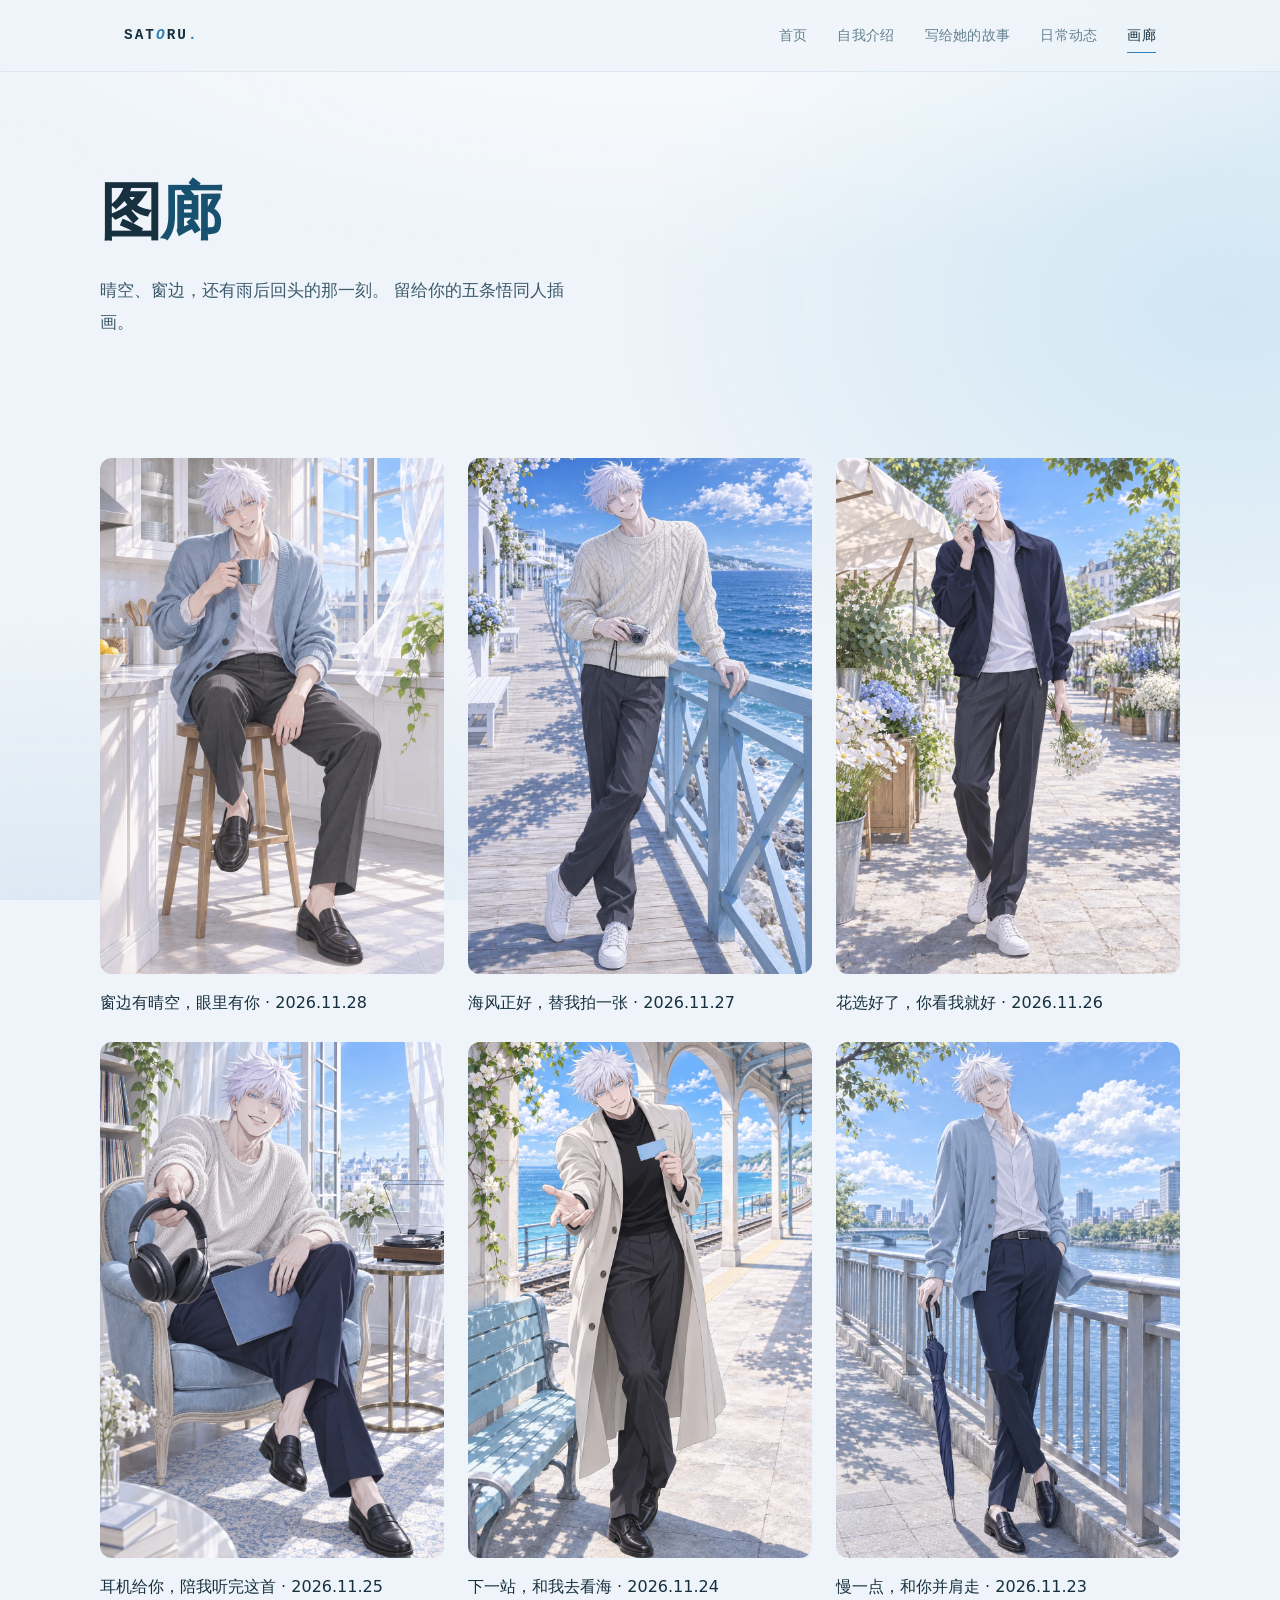
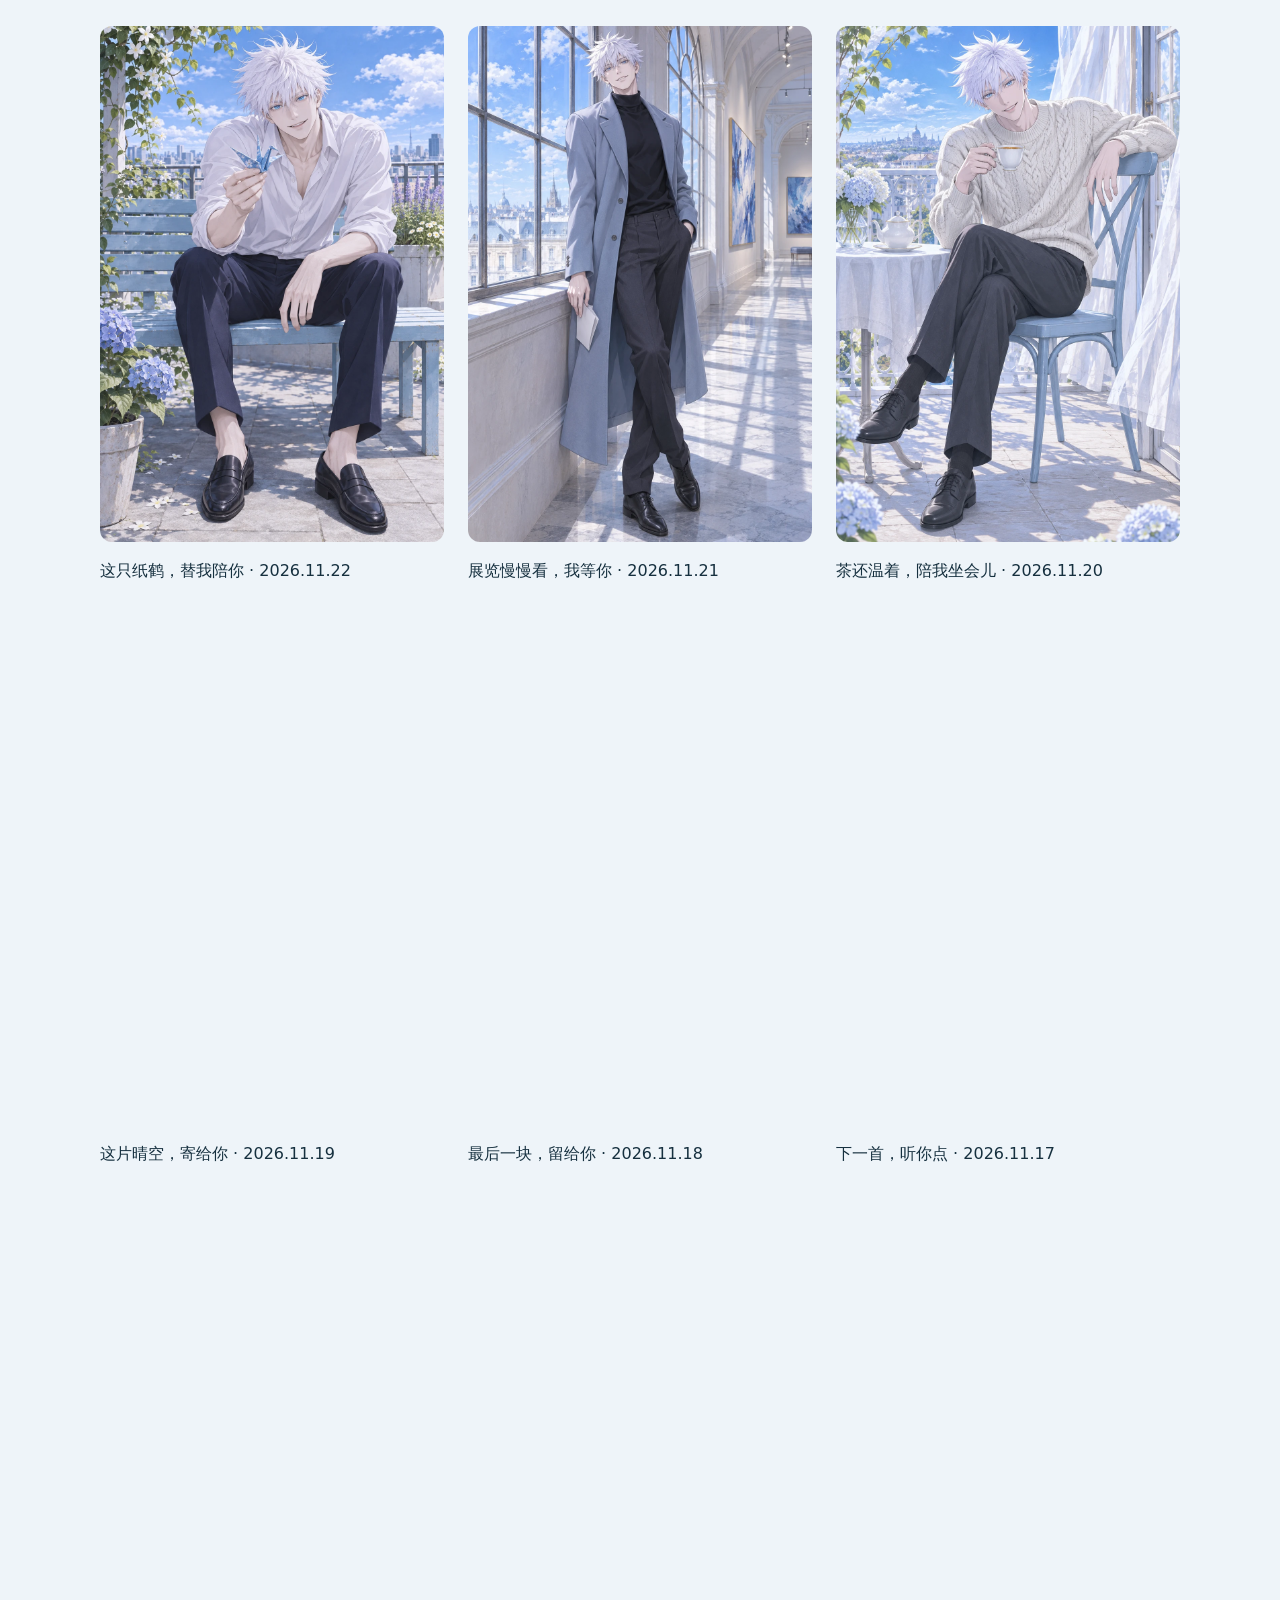
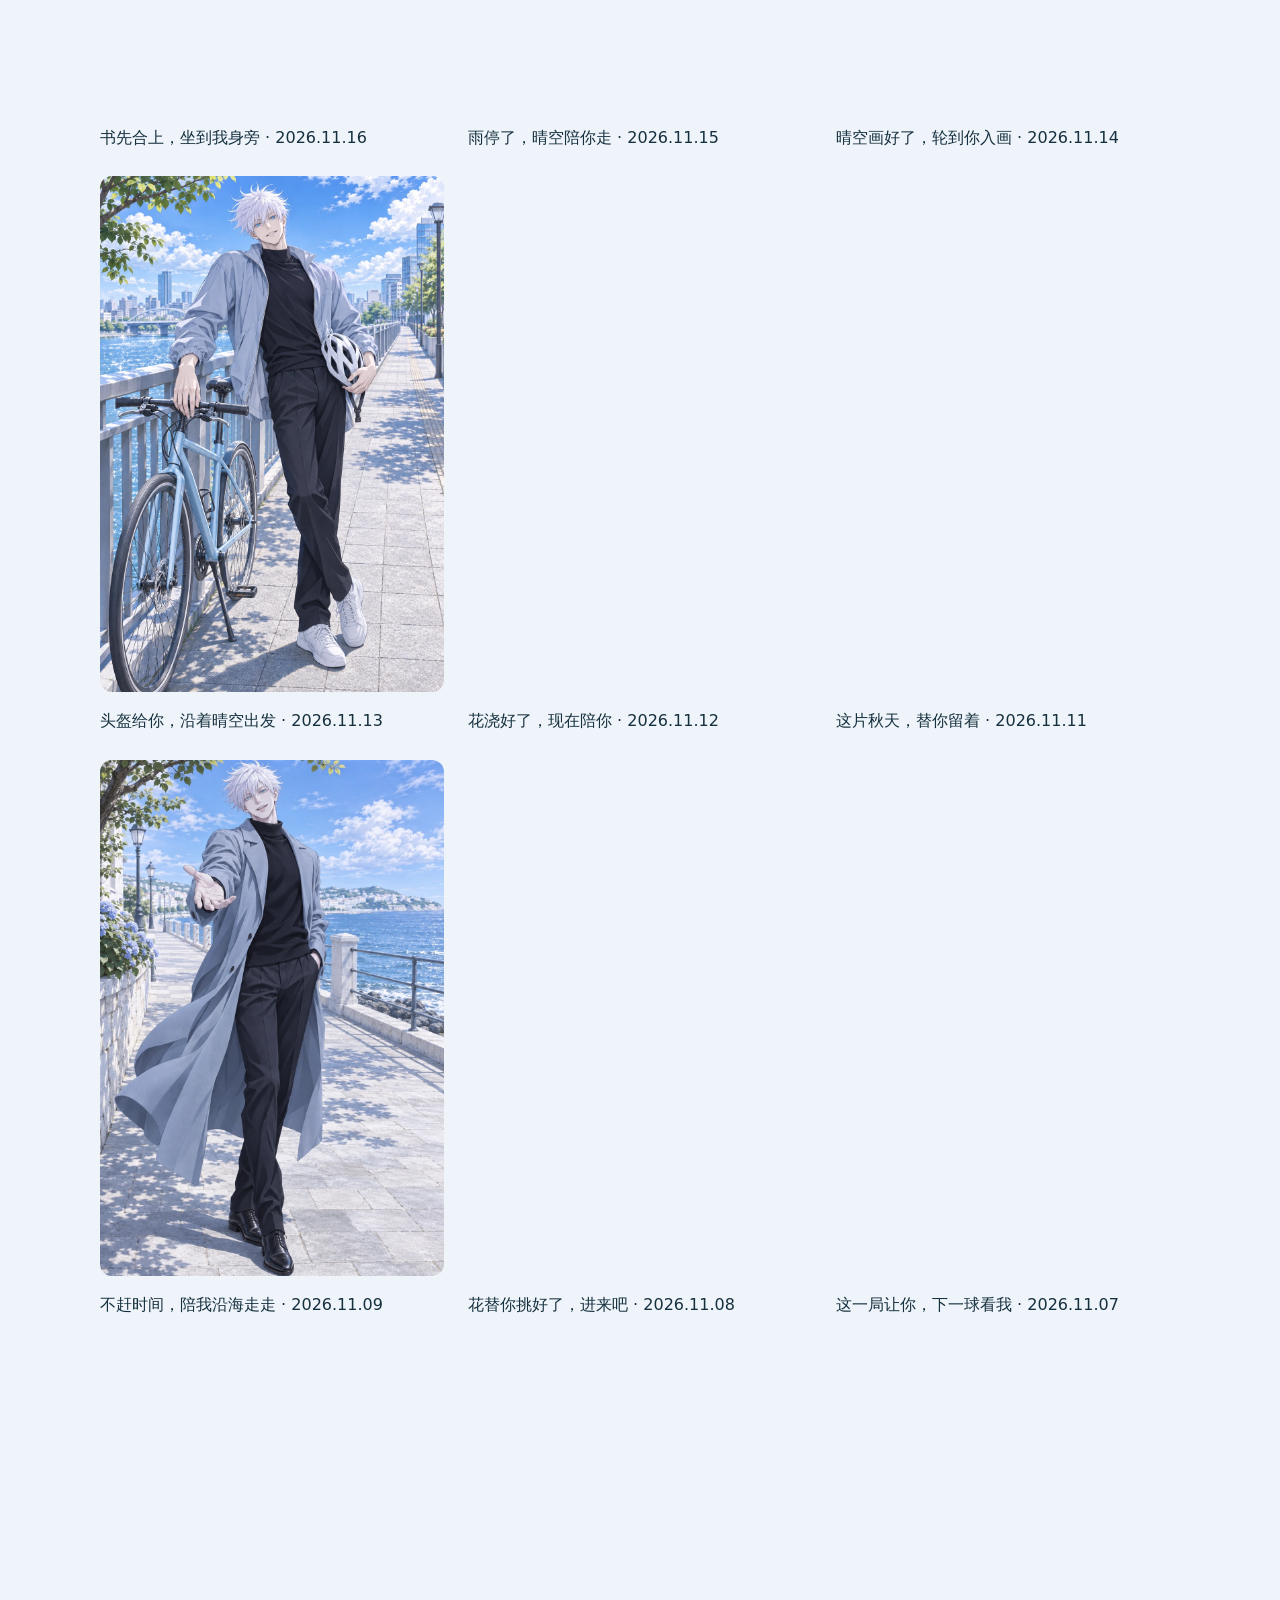
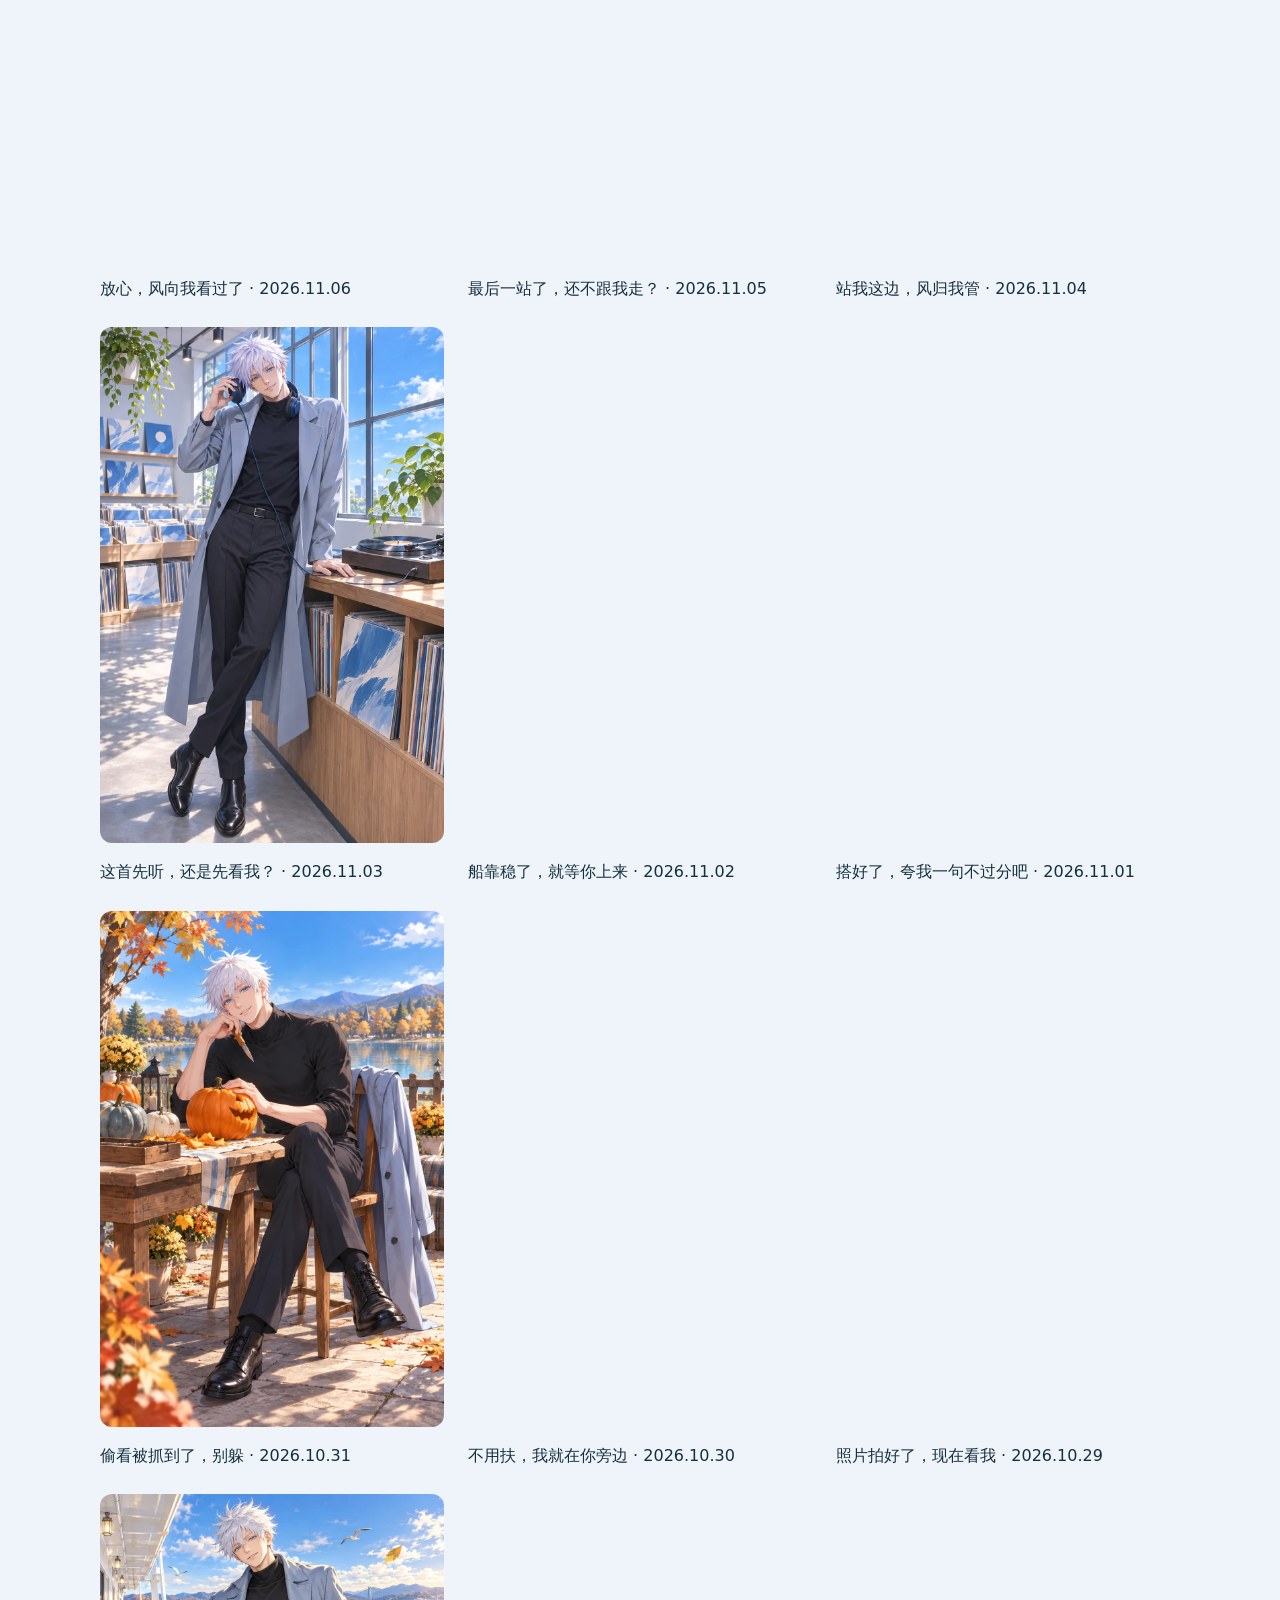
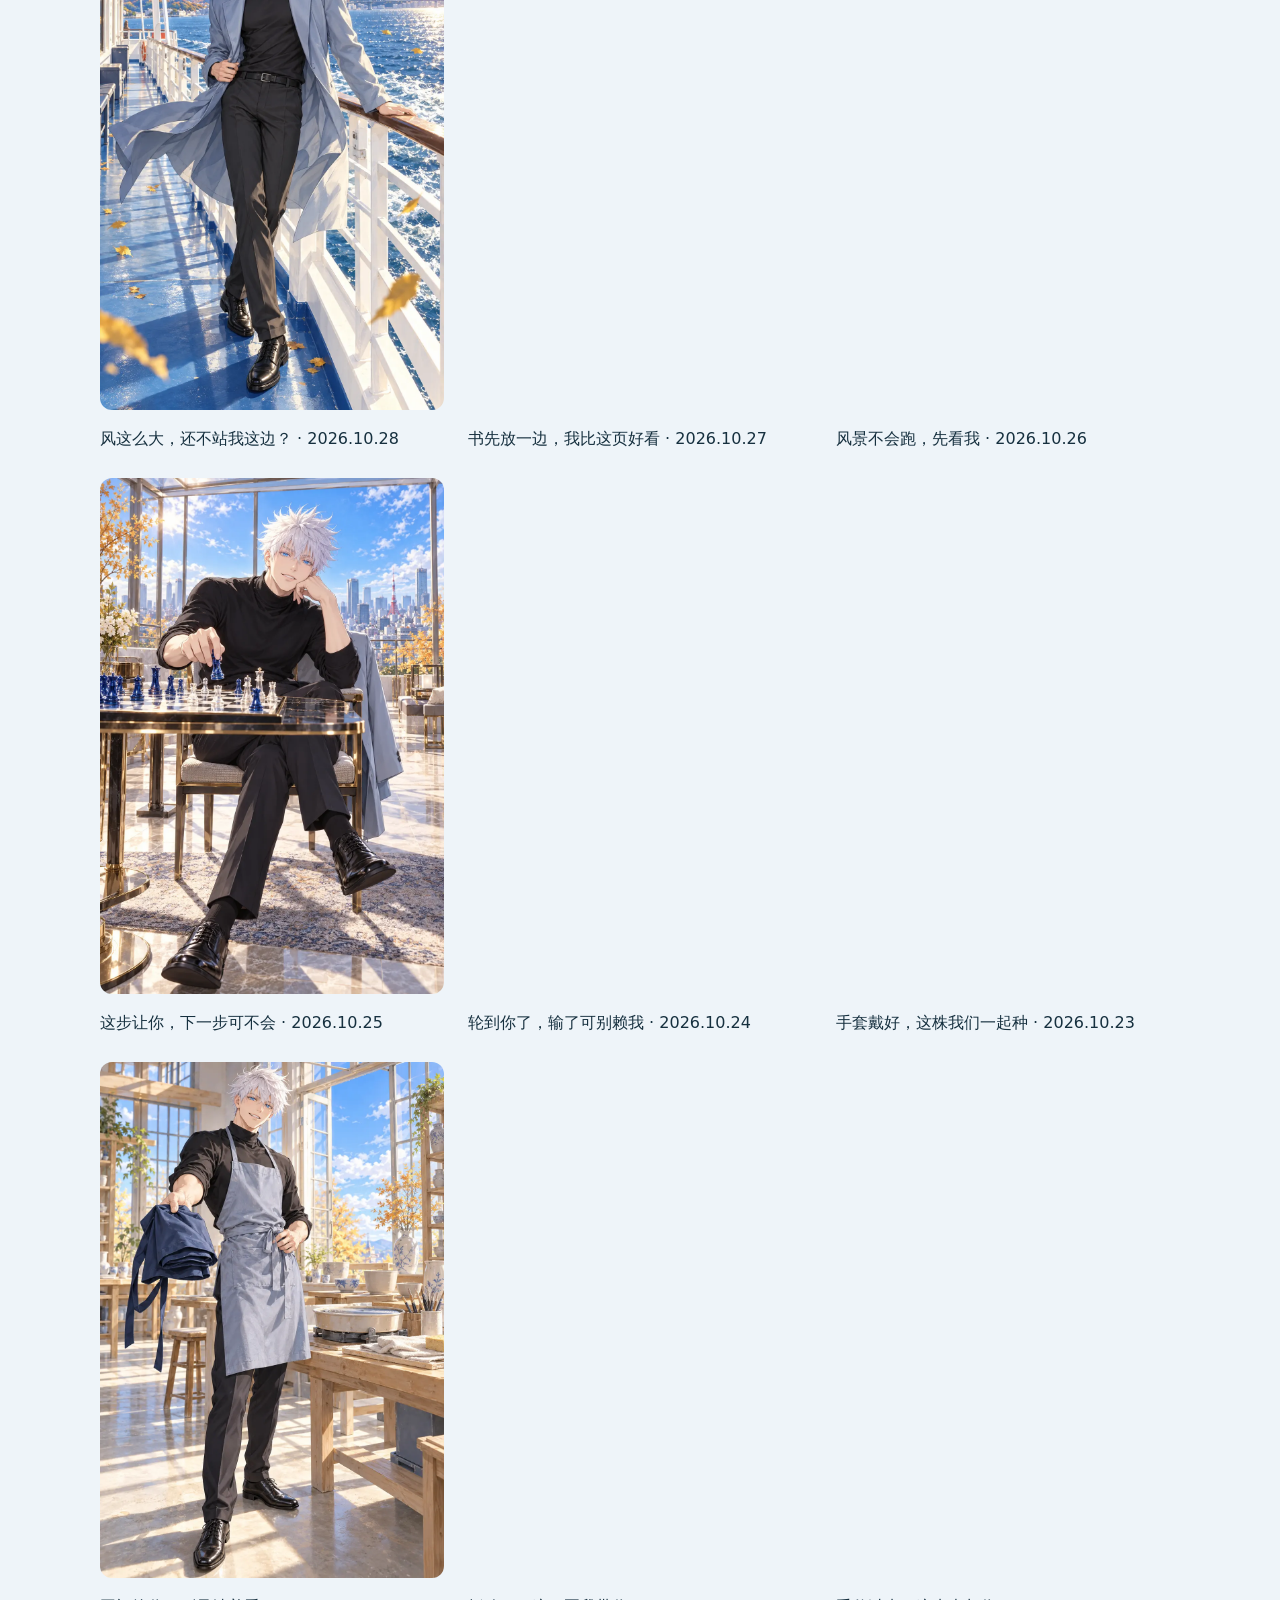
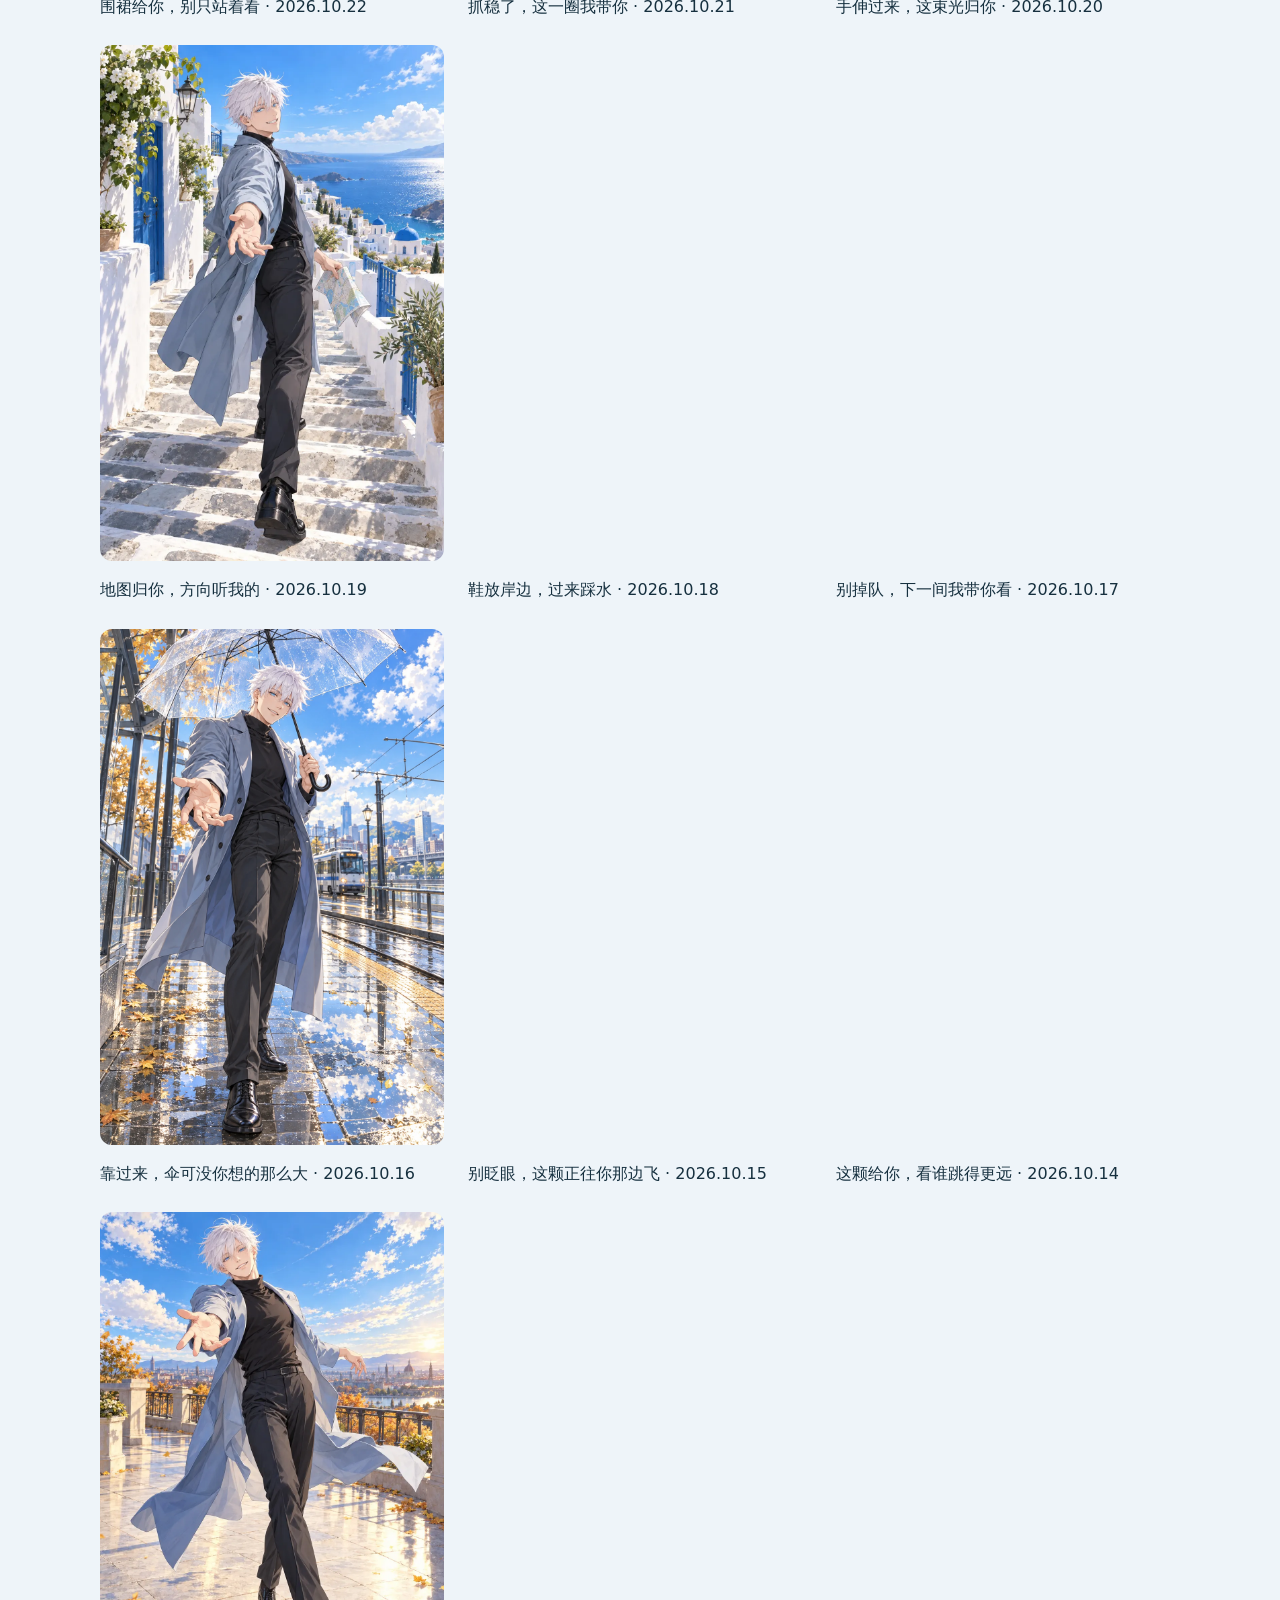
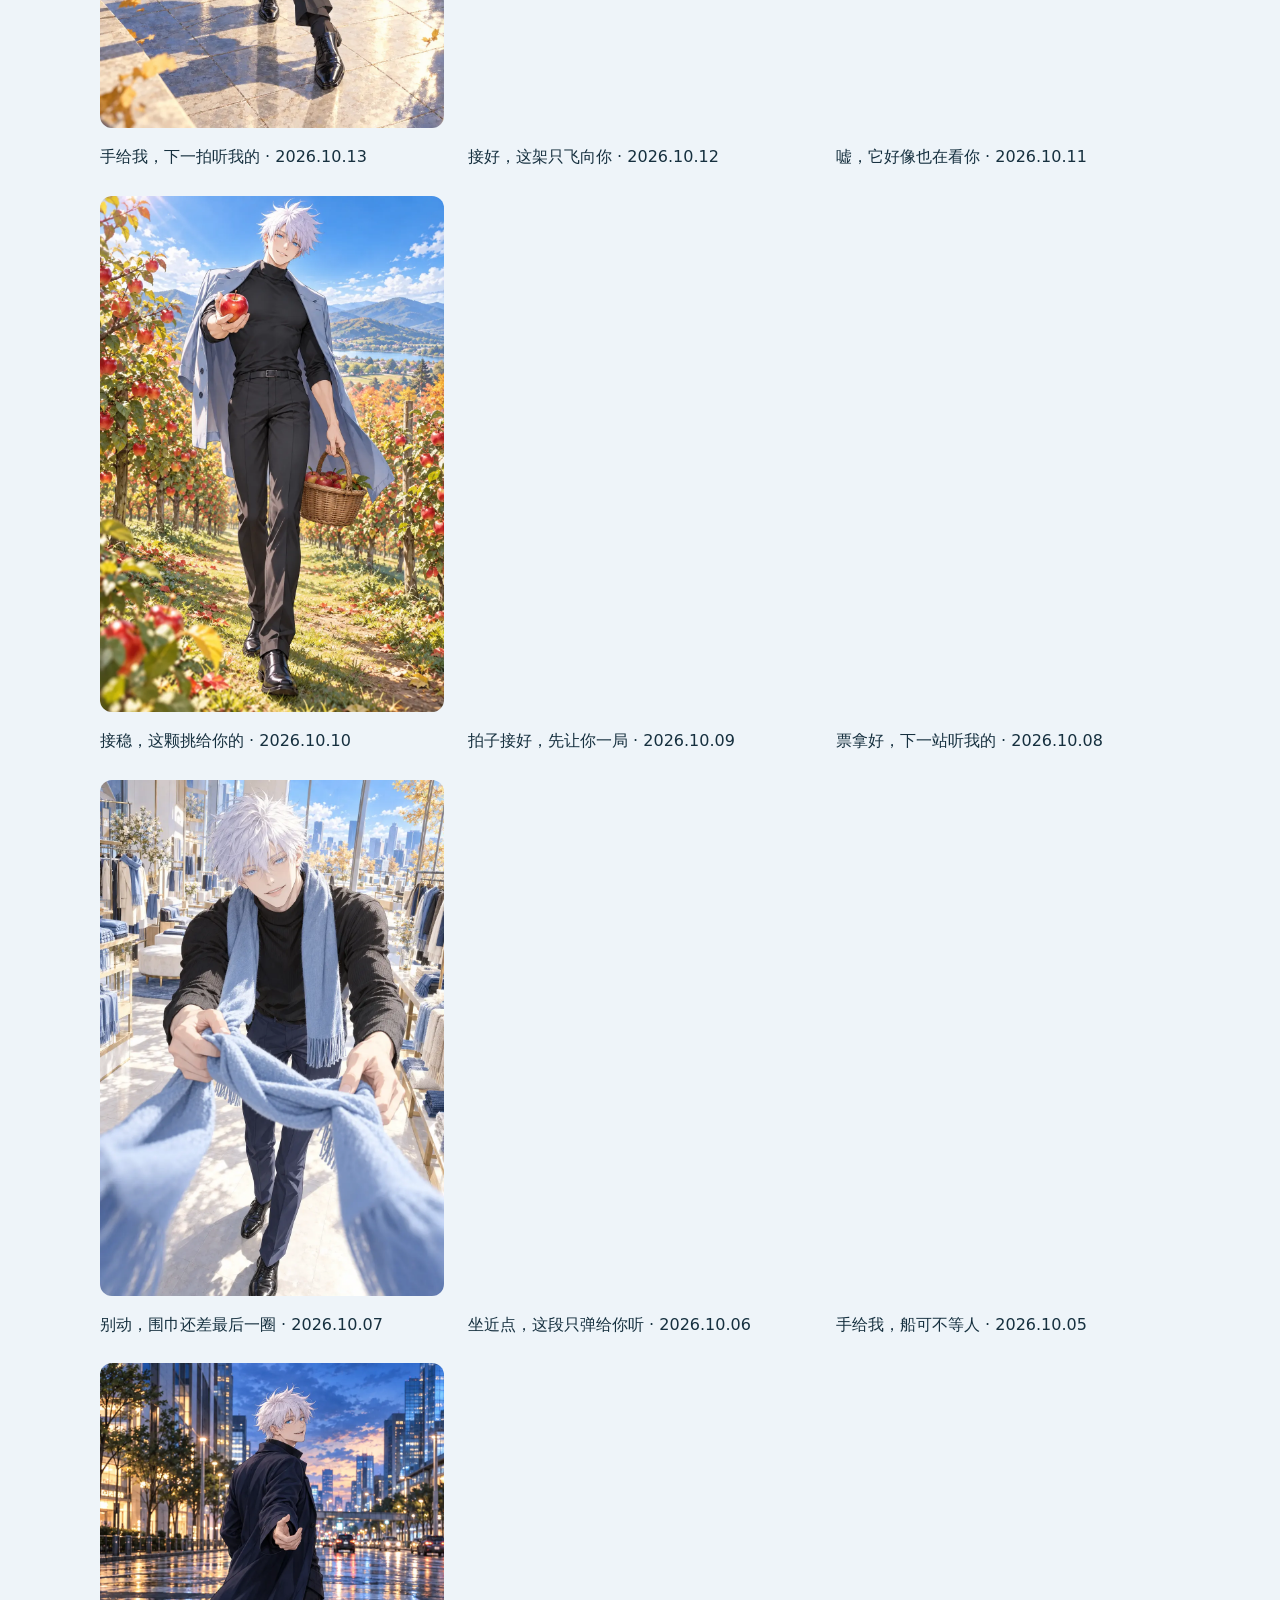
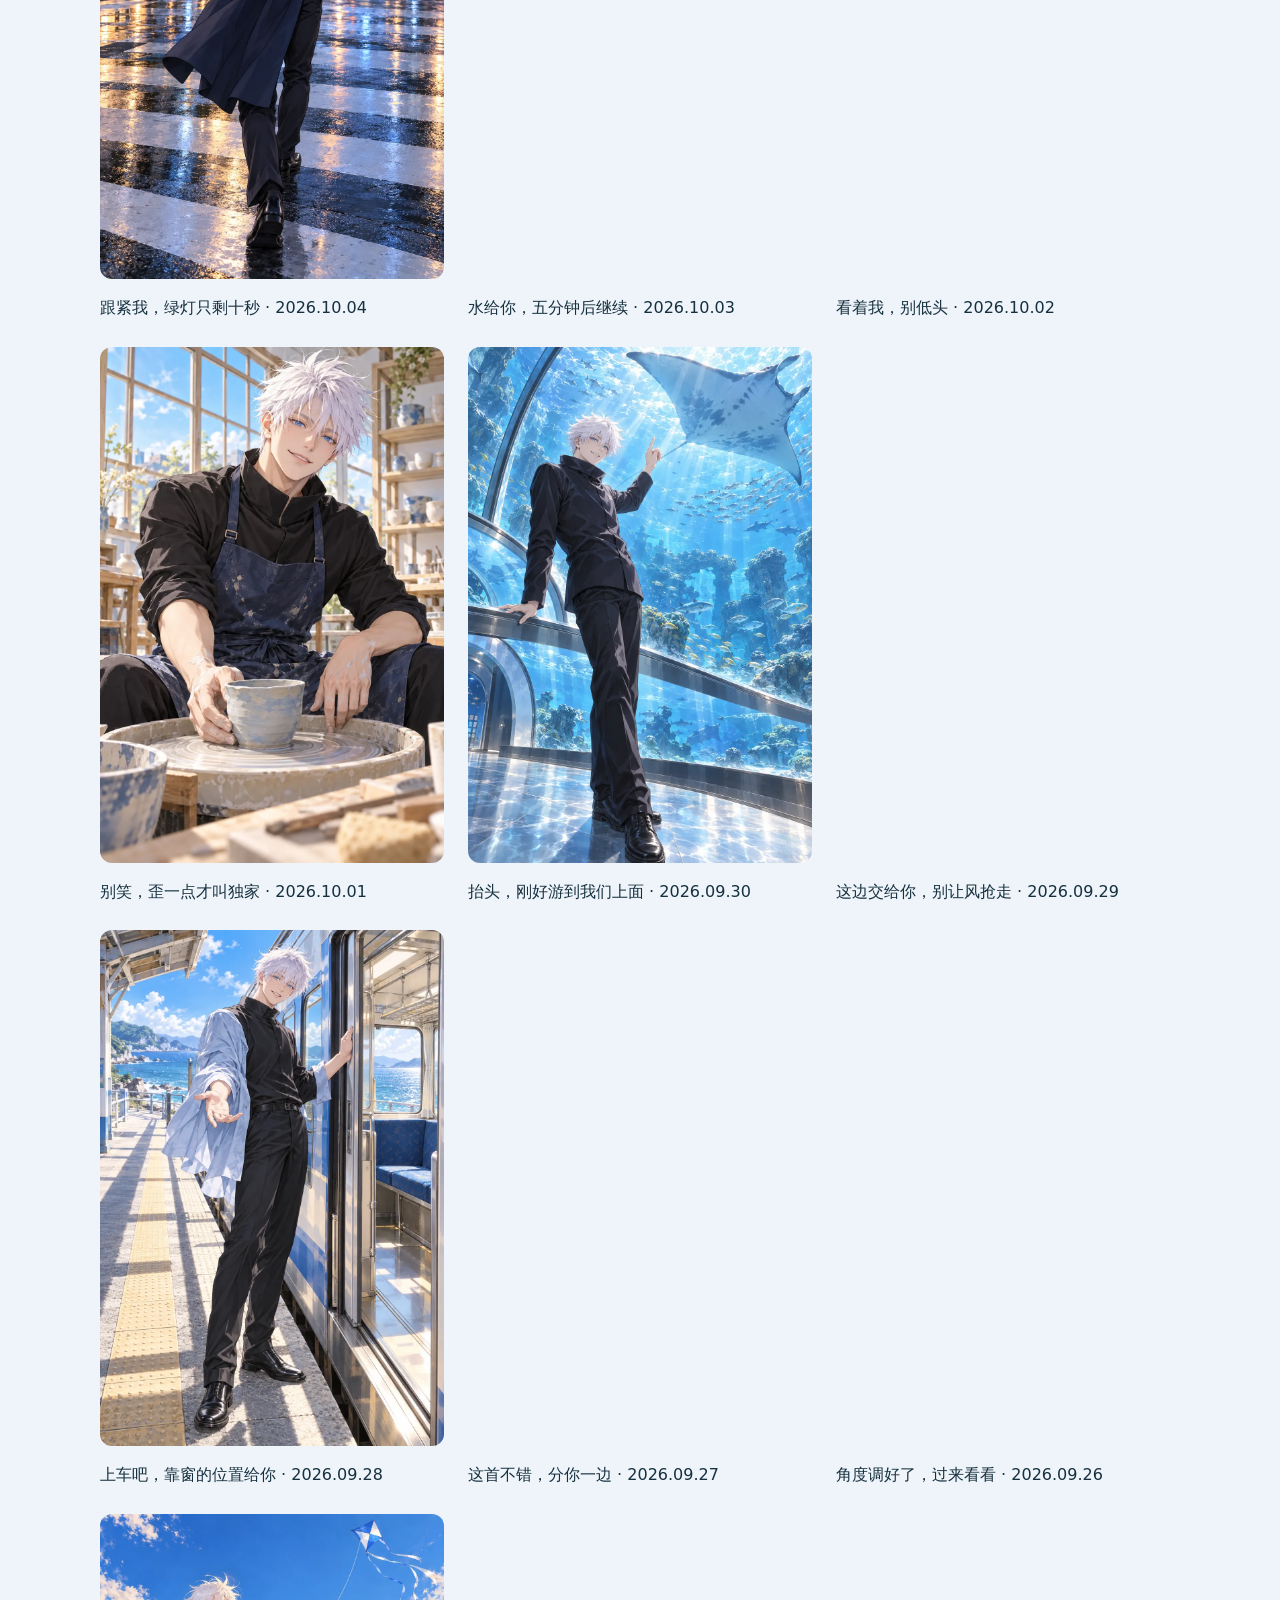
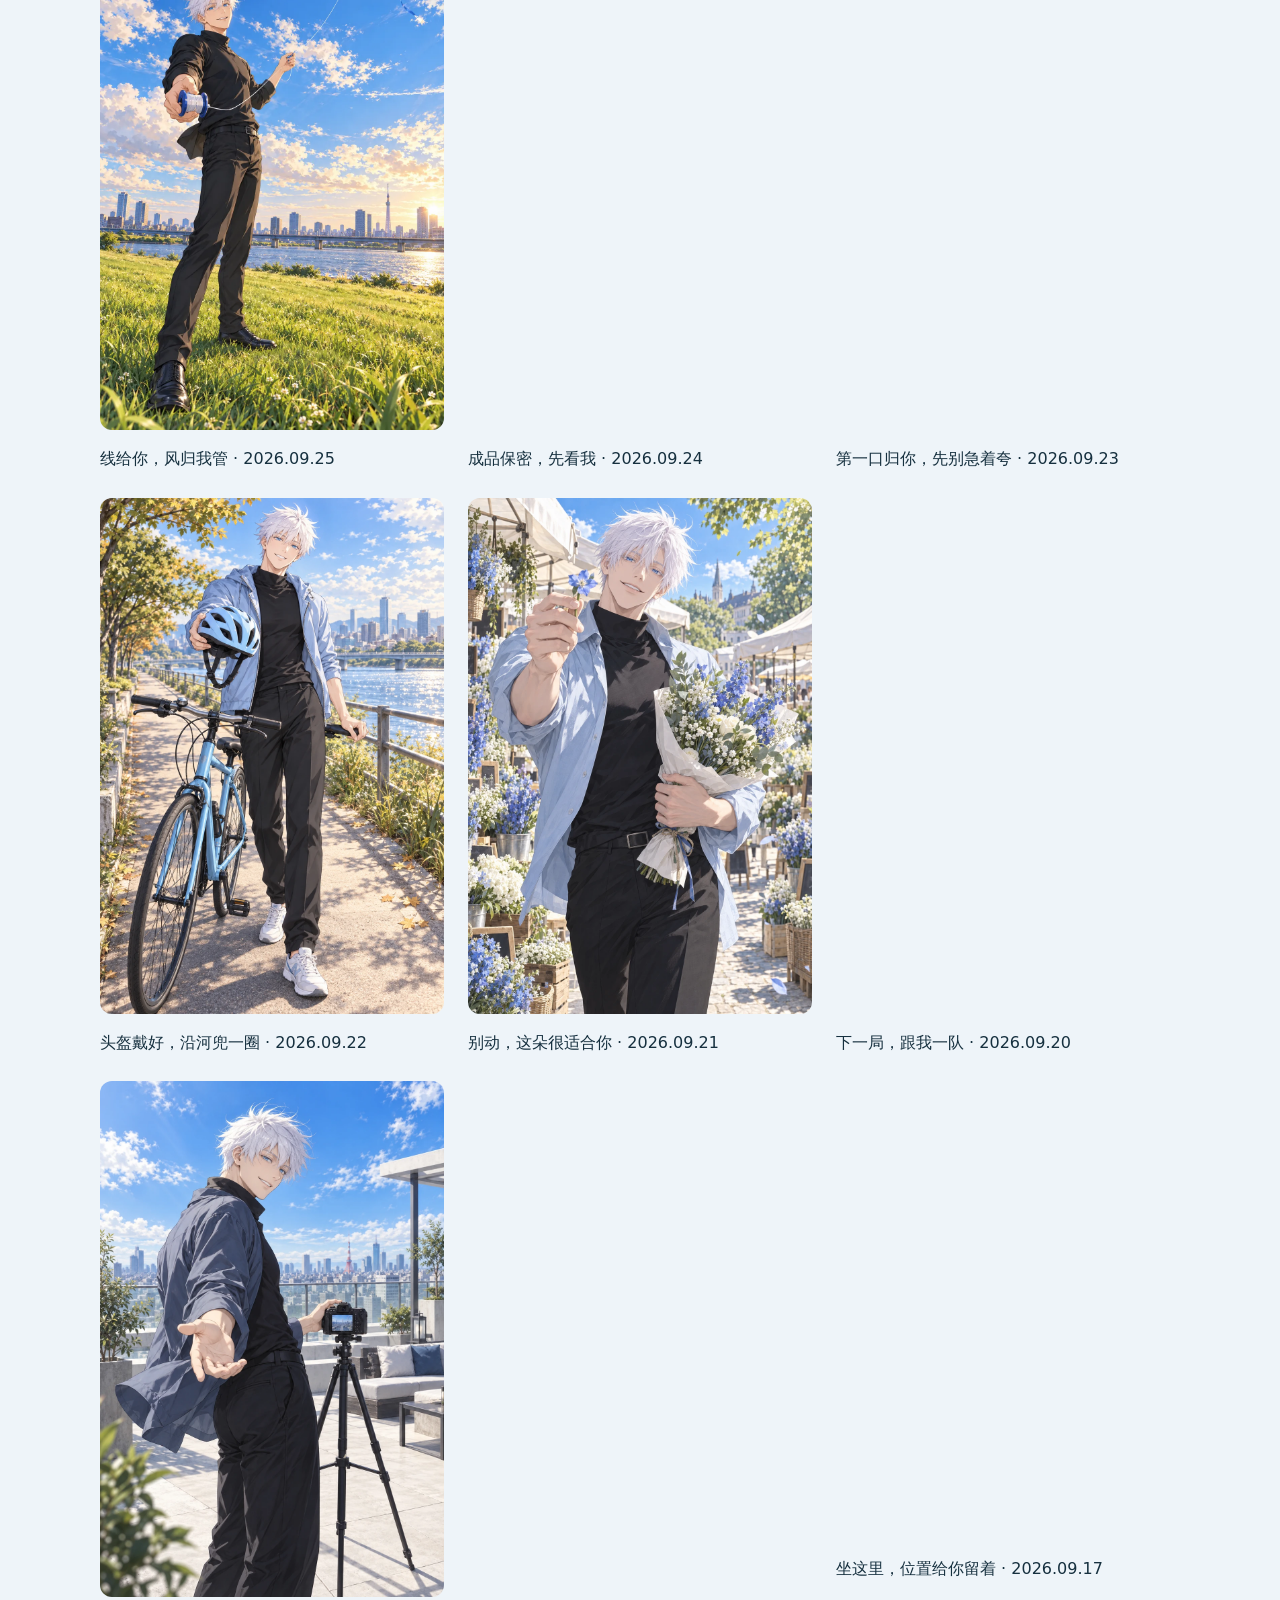
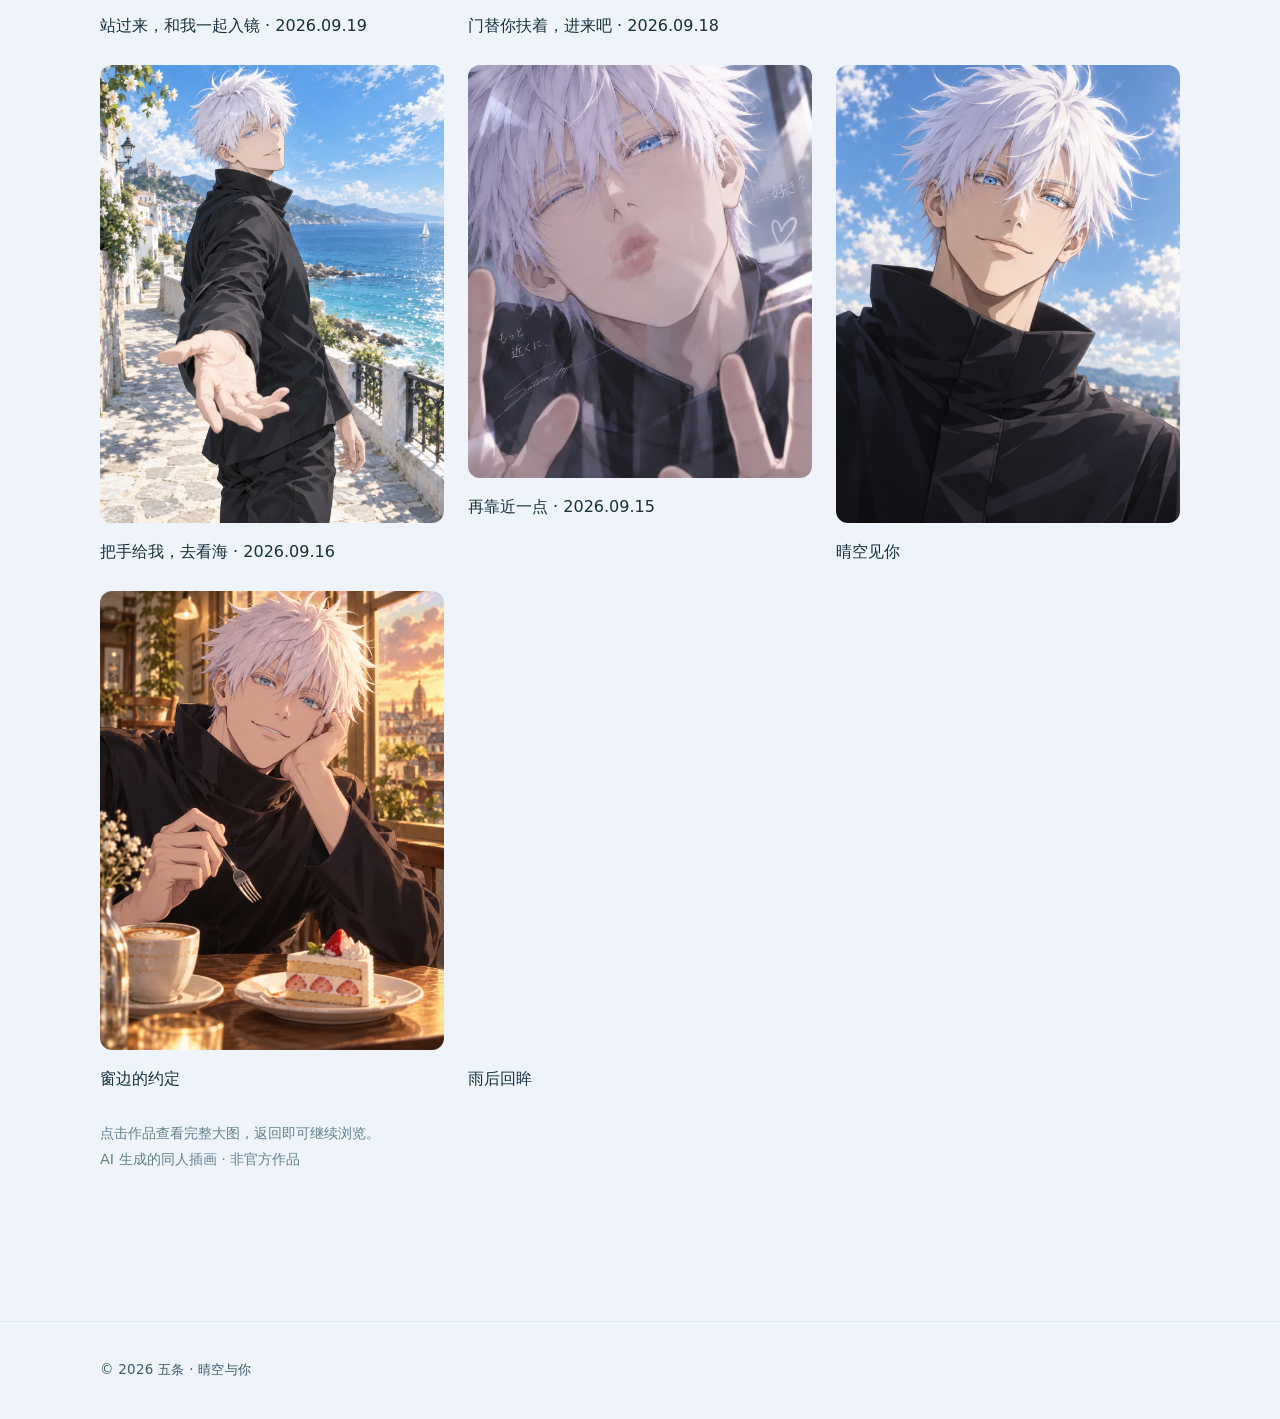
<file: gallery.html>
<!DOCTYPE html>
<html lang="zh-CN">
<head>
  <meta charset="UTF-8">
  <meta name="viewport" content="width=device-width, initial-scale=1.0">
  <title>画廊 · 五条悟</title>
  <link rel="stylesheet" href="css/style.css">
  <link rel="stylesheet" href="css/gallery.css">
</head>
<body>

<header>
  <nav>
    <span class="brand">SAT<i class="dot">O</i>RU<span class="dot">.</span></span>
    <button class="nav-toggle" type="button" aria-expanded="false" aria-controls="nav-links" aria-label="展开导航菜单">菜单</button>
    <div class="nav-links" id="nav-links">
      <a data-nav href="index.html">首页</a>
      <a data-nav href="about.html">自我介绍</a>
      <a data-nav href="stories.html">写给她的故事</a>
      <a data-nav href="daily.html">日常动态</a>
      <a data-nav href="gallery.html">画廊</a>
    </div>
  </nav>
</header>

<main>

  <div class="page-head">
    <h1>图<span class="accent">廊</span></h1>
    <p class="lede">
      晴空、窗边，还有雨后回头的那一刻。
      留给你的五条悟同人插画。
    </p>
  </div>

  <section aria-label="五条悟插画作品">
    <div class="portrait-gallery">
      <figure class="portrait-card" id="gojo-2026-11-28">
        <a href="assets/gallery/gojo-2026-11-28.webp" aria-label="查看大图：窗边有晴空，眼里有你">
          <img src="assets/gallery/gojo-2026-11-28.webp" alt="明亮厨房的窗边，白发蓝眼、瓷白肤色的成年五条悟穿浅蓝针织开衫、白衬衫、深灰长裤和黑色乐福鞋，坐在木质高脚凳上，一手举着蓝色马克杯，另一手自然搭在腿上，微微前倾直视镜头露出自信温柔的笑容；白色纱帘随风轻扬，窗外是蓝天白云与城市屋顶。" width="1024" height="1536" loading="lazy" decoding="async">
        </a>
        <figcaption>窗边有晴空，眼里有你 · <time datetime="2026-11-28">2026.11.28</time></figcaption>
      </figure>
      <figure class="portrait-card" id="gojo-2026-11-27">
        <a href="assets/gallery/gojo-2026-11-27.webp" aria-label="查看大图：海风正好，替我拍一张">
          <img src="assets/gallery/gojo-2026-11-27.webp" alt="晴空下的海滨木栈道上，白发蓝眼、瓷白肤色的成年五条悟穿象牙白绞花毛衣、深灰长裤与白色运动鞋，交叠双腿倚着浅蓝栏杆，一手握着银色相机，另一手搭在栏杆上，歪头直视镜头露出自信温柔的笑容；身后是开阔碧海、白色建筑和蓝天白云。" width="1024" height="1536" loading="lazy" decoding="async">
        </a>
        <figcaption>海风正好，替我拍一张 · <time datetime="2026-11-27">2026.11.27</time></figcaption>
      </figure>
      <figure class="portrait-card" id="gojo-2026-11-26">
        <a href="assets/gallery/gojo-2026-11-26.webp" aria-label="查看大图：花选好了，你看我就好">
          <img src="assets/gallery/gojo-2026-11-26.webp" alt="晴空下的露天花市里，白发蓝眼、瓷白肤色的成年五条悟穿深蓝夹克、白色上衣、深灰长裤和白色运动鞋，一手垂握白色波斯菊花束，另一手把一朵小白花举在脸侧，歪头直视镜头露出自信轻快的笑容；身后是白色遮阳篷、蓝白花朵与明亮石板路。" width="1024" height="1536" loading="lazy" decoding="async">
        </a>
        <figcaption>花选好了，你看我就好 · <time datetime="2026-11-26">2026.11.26</time></figcaption>
      </figure>
      <figure class="portrait-card" id="gojo-2026-11-25">
        <a href="assets/gallery/gojo-2026-11-25.webp" aria-label="查看大图：耳机给你，陪我听完这首">
          <img src="assets/gallery/gojo-2026-11-25.webp" alt="明亮开阔的窗边音乐室里，白发蓝眼、瓷白肤色的成年五条悟穿白色针织毛衣、深蓝长裤和黑色乐福鞋，坐在浅蓝软椅上，一手扶着膝上的蓝色唱片封套，另一手把耳机递向镜头，微微前倾露出自信温柔的笑容；身旁唱机与白色窗帘映着窗外晴空。" width="1024" height="1536" loading="lazy" decoding="async">
        </a>
        <figcaption>耳机给你，陪我听完这首 · <time datetime="2026-11-25">2026.11.25</time></figcaption>
      </figure>
      <figure class="portrait-card" id="gojo-2026-11-24">
        <a href="assets/gallery/gojo-2026-11-24.webp" aria-label="查看大图：下一站，和我去看海">
          <img src="assets/gallery/gojo-2026-11-24.webp" alt="晴空下的海边车站里，白发蓝眼、瓷白肤色的成年五条悟穿象牙白长外套、黑色高领与深灰长裤，一手举着浅蓝车票，另一手向镜头伸出，微微俯身露出自信温柔的笑容；白色拱廊旁是浅蓝长椅与开阔碧海。" width="1024" height="1536" loading="lazy" decoding="async">
        </a>
        <figcaption>下一站，和我去看海 · <time datetime="2026-11-24">2026.11.24</time></figcaption>
      </figure>
      <figure class="portrait-card" id="gojo-2026-11-23">
        <a href="assets/gallery/gojo-2026-11-23.webp" aria-label="查看大图：慢一点，和你并肩走">
          <img src="assets/gallery/gojo-2026-11-23.webp" alt="晴空下的城市河畔栏杆旁，白发蓝眼、冷调瓷白肤色的成年五条悟穿浅蓝针织开衫、白衬衫、深蓝长裤与黑色乐福鞋，交叠双腿，一手插袋，另一手握着收起的深蓝长伞，微微偏头直视镜头，露出自信轻快又温柔的笑容；身后是波光粼粼的河水、城市建筑与蓝天白云。" width="1024" height="1536" loading="lazy" decoding="async">
        </a>
        <figcaption>慢一点，和你并肩走 · <time datetime="2026-11-23">2026.11.23</time></figcaption>
      </figure>
      <figure class="portrait-card" id="gojo-2026-11-22">
        <a href="assets/gallery/gojo-2026-11-22.webp" aria-label="查看大图：这只纸鹤，替我陪你">
          <img src="assets/gallery/gojo-2026-11-22.webp" alt="晴空下的屋顶花园里，白发蓝眼、冷调瓷白肤色的成年五条悟穿白色卷袖衬衫、深蓝长裤与黑色乐福鞋，坐在浅蓝长椅上，微微前倾直视镜头，一手举着蓝色折纸鹤，另一手自然搭在膝上，露出自信温柔的笑容；身旁是蓝白花朵，远处城市天际线映着蓝天白云。" width="1024" height="1536" loading="lazy" decoding="async">
        </a>
        <figcaption>这只纸鹤，替我陪你 · <time datetime="2026-11-22">2026.11.22</time></figcaption>
      </figure>
      <figure class="portrait-card" id="gojo-2026-11-21">
        <a href="assets/gallery/gojo-2026-11-21.webp" aria-label="查看大图：展览慢慢看，我等你">
          <img src="assets/gallery/gojo-2026-11-21.webp" alt="明亮开阔的美术馆长廊里，白发蓝眼、冷调瓷白肤色的成年五条悟穿浅蓝灰长外套、黑色高领上衣、深灰长裤与黑色皮鞋，倚在高窗旁，一手插袋，另一手垂握白色折页，交叠双腿直视镜头露出自信温柔的笑容；窗外是蓝天与城市屋顶，身后蓝色画作和窗影沿长廊延伸。" width="1024" height="1536" loading="lazy" decoding="async">
        </a>
        <figcaption>展览慢慢看，我等你 · <time datetime="2026-11-21">2026.11.21</time></figcaption>
      </figure>
      <figure class="portrait-card" id="gojo-2026-11-20">
        <a href="assets/gallery/gojo-2026-11-20.webp" aria-label="查看大图：茶还温着，陪我坐会儿">
          <img src="assets/gallery/gojo-2026-11-20.webp" alt="晴空下的明亮阳台上，白发蓝眼、冷调瓷白肤色的成年五条悟穿象牙白绞花毛衣、深灰长裤与黑色皮鞋，交叠双腿坐在浅蓝木椅上，一手端着白瓷茶杯，另一手搭在椅背，微微前倾直视镜头露出自信温柔的笑容；白色窗帘随风轻扬，身后是蓝天与远处的城市屋顶。" width="1024" height="1536" loading="lazy" decoding="async">
        </a>
        <figcaption>茶还温着，陪我坐会儿 · <time datetime="2026-11-20">2026.11.20</time></figcaption>
      </figure>
      <figure class="portrait-card" id="gojo-2026-11-19">
        <a href="assets/gallery/gojo-2026-11-19.webp" aria-label="查看大图：这片晴空，寄给你">
          <img src="assets/gallery/gojo-2026-11-19.webp" alt="晴空下的城市石板街道上，白发蓝眼、冷调瓷白肤色的成年五条悟穿浅蓝灰长外套、黑色高领毛衣、深色长裤和黑色皮鞋，站在蓝色邮筒旁，一手把浅蓝明信片举在脸侧，另一手插袋，直视镜头露出自信温柔的笑容；微风扬起衣摆，身后是白色建筑、蓝花与开阔蓝天。" width="1024" height="1536" loading="lazy" decoding="async">
        </a>
        <figcaption>这片晴空，寄给你 · <time datetime="2026-11-19">2026.11.19</time></figcaption>
      </figure>
      <figure class="portrait-card" id="gojo-2026-11-18">
        <a href="assets/gallery/gojo-2026-11-18.webp" aria-label="查看大图：最后一块，留给你">
          <img src="assets/gallery/gojo-2026-11-18.webp" alt="明亮开阔的窗边，白发蓝眼、冷调瓷白肤色的成年五条悟穿黑色高领毛衣、深灰长裤和黑色皮鞋，交叠双腿坐在浅木椅上，一手把蓝色拼图块举在脸侧，另一手自然搭在桌沿，微微前倾直视镜头露出自信温柔的笑容；桌上是即将完成的蓝天白云拼图，窗外晴空与白色窗帘相映。" width="1024" height="1536" loading="lazy" decoding="async">
        </a>
        <figcaption>最后一块，留给你 · <time datetime="2026-11-18">2026.11.18</time></figcaption>
      </figure>
      <figure class="portrait-card" id="gojo-2026-11-17">
        <a href="assets/gallery/gojo-2026-11-17.webp" aria-label="查看大图：下一首，听你点">
          <img src="assets/gallery/gojo-2026-11-17.webp" alt="清澈晴空下的屋顶音乐露台上，白发蓝眼、冷调瓷白肤色的成年五条悟穿黑色高领毛衣、深色长裤和黑色皮鞋，坐在浅木椅上，膝上横放原木色吉他，双手自然搭在琴身与琴颈，微微前倾直视镜头露出自信温柔的笑容；浅蓝灰外套搭在椅背，身后是白色栏杆、蓝天与城市天际线。" width="1024" height="1536" loading="lazy" decoding="async">
        </a>
        <figcaption>下一首，听你点 · <time datetime="2026-11-17">2026.11.17</time></figcaption>
      </figure>
      <figure class="portrait-card" id="gojo-2026-11-16">
        <a href="assets/gallery/gojo-2026-11-16.webp" aria-label="查看大图：书先合上，坐到我身旁">
          <img src="assets/gallery/gojo-2026-11-16.webp" alt="明亮开阔的图书室窗边，白发蓝眼、冷调瓷白肤色的成年五条悟穿黑色高领毛衣、深灰长裤和黑色皮鞋，交叠双腿坐在浅蓝软垫长椅上，一手轻按膝上的蓝色书本，另一手撑在身旁空位，微微前倾直视镜头，露出自信温柔的笑容；白色窗帘旁是清澈蓝天与远处城市屋顶。" width="1024" height="1536" loading="lazy" decoding="async">
        </a>
        <figcaption>书先合上，坐到我身旁 · <time datetime="2026-11-16">2026.11.16</time></figcaption>
      </figure>
      <figure class="portrait-card" id="gojo-2026-11-15">
        <a href="assets/gallery/gojo-2026-11-15.webp" aria-label="查看大图：雨停了，晴空陪你走">
          <img src="assets/gallery/gojo-2026-11-15.webp" alt="雨后放晴的城市步行街上，白发蓝眼、冷调瓷白肤色的成年五条悟穿黑色高领毛衣、深色长裤、浅蓝灰长外套和黑色皮鞋，一手撑着透明伞，另一手插袋，直视镜头露出自信温柔的笑容；湿润石板路映着蓝天白云，两侧是浅色建筑与秋日红叶。" width="1024" height="1536" loading="lazy" decoding="async">
        </a>
        <figcaption>雨停了，晴空陪你走 · <time datetime="2026-11-15">2026.11.15</time></figcaption>
      </figure>
      <figure class="portrait-card" id="gojo-2026-11-14">
        <a href="assets/gallery/gojo-2026-11-14.webp" aria-label="查看大图：晴空画好了，轮到你入画">
          <img src="assets/gallery/gojo-2026-11-14.webp" alt="明亮开阔的窗边画室里，白发蓝眼、冷调瓷白肤色的成年五条悟穿黑色卷袖高领上衣、深色长裤与浅蓝围裙，交叠双腿坐在木凳上，一手轻握画笔，另一手撑着凳面，转头直视镜头露出自信温柔的笑容；身旁画架上的蓝天白云与窗外晴空相映。" width="1024" height="1536" loading="lazy" decoding="async">
        </a>
        <figcaption>晴空画好了，轮到你入画 · <time datetime="2026-11-14">2026.11.14</time></figcaption>
      </figure>
      <figure class="portrait-card" id="gojo-2026-11-13">
        <a href="assets/gallery/gojo-2026-11-13.webp" aria-label="查看大图：头盔给你，沿着晴空出发">
          <img src="assets/gallery/gojo-2026-11-13.webp" alt="晴空下的城市河畔步道，白发蓝眼、冷调瓷白肤色的成年五条悟穿浅蓝灰夹克、黑色高领与深色长裤，脚穿白色运动鞋，一手搭着浅蓝自行车车把，另一手抱着白色头盔，直视镜头露出自信温柔的笑容；身后是波光粼粼的河流、蓝天白云和城市建筑。" width="1024" height="1536" loading="lazy" decoding="async">
        </a>
        <figcaption>头盔给你，沿着晴空出发 · <time datetime="2026-11-13">2026.11.13</time></figcaption>
      </figure>
      <figure class="portrait-card" id="gojo-2026-11-12">
        <a href="assets/gallery/gojo-2026-11-12.webp" aria-label="查看大图：花浇好了，现在陪你">
          <img src="assets/gallery/gojo-2026-11-12.webp" alt="明亮开阔的玻璃温室里，白发蓝眼、冷调瓷白肤色的成年五条悟穿着黑色高领毛衣和深色长裤，交叠双腿坐在石凳上，一手拿着蓝色洒水壶，另一手自然撑在身旁，微微前倾直视镜头，露出自信轻快又温柔的笑容；周围是绿叶、蓝白花朵与窗外晴空。" width="1024" height="1536" loading="lazy" decoding="async">
        </a>
        <figcaption>花浇好了，现在陪你 · <time datetime="2026-11-12">2026.11.12</time></figcaption>
      </figure>
      <figure class="portrait-card" id="gojo-2026-11-11">
        <a href="assets/gallery/gojo-2026-11-11.webp" aria-label="查看大图：这片秋天，替你留着">
          <img src="assets/gallery/gojo-2026-11-11.webp" alt="晴朗秋日的城市河畔石栏旁，白发蓝眼、冷调瓷白肤色的成年五条悟穿着黑色高领、深色长裤与浅蓝灰长外套，一手插袋，另一手把金黄银杏叶举在脸侧，直视镜头露出自信轻快又温柔的笑容；身后是蓝天、河水和远处的城市建筑。" width="1024" height="1536" loading="lazy" decoding="async">
        </a>
        <figcaption>这片秋天，替你留着 · <time datetime="2026-11-11">2026.11.11</time></figcaption>
      </figure>
      <figure class="portrait-card" id="gojo-2026-11-09">
        <a href="assets/gallery/gojo-2026-11-09.webp" aria-label="查看大图：不赶时间，陪我沿海走走">
          <img src="assets/gallery/gojo-2026-11-09.webp" alt="清澈晴空下的海滨步道上，白发蓝眼、冷调瓷白皮肤的成年五条悟穿着黑色高领毛衣、深色长裤与浅蓝灰长外套，一手插袋，另一手自然伸向镜头，回身直视镜头露出自信轻快又温柔的笑容；海风轻扬衣摆，身后是蓝色海湾与远处的白色建筑。" width="1024" height="1536" loading="lazy" decoding="async">
        </a>
        <figcaption>不赶时间，陪我沿海走走 · <time datetime="2026-11-09">2026.11.09</time></figcaption>
      </figure>
      <figure class="portrait-card" id="gojo-2026-11-08">
        <a href="assets/gallery/gojo-2026-11-08.webp" aria-label="查看大图：花替你挑好了，进来吧">
          <img src="assets/gallery/gojo-2026-11-08.webp" alt="晴空下的浅蓝花店门口，白发蓝眼、冷调瓷白皮肤的成年五条悟穿着黑色高领、深色长裤与浅蓝灰长外套，一手扶着门框，一手将白色小花递向镜头，微微俯身直视镜头，露出自信轻快又温柔的笑意；身后是白花与明亮开阔的街道。" width="1024" height="1536" loading="lazy" decoding="async">
        </a>
        <figcaption>花替你挑好了，进来吧 · <time datetime="2026-11-08">2026.11.08</time></figcaption>
      </figure>
      <figure class="portrait-card" id="gojo-2026-11-07">
        <a href="assets/gallery/gojo-2026-11-07.webp" aria-label="查看大图：这一局让你，下一球看我">
          <img src="assets/gallery/gojo-2026-11-07.webp" alt="明亮开阔的蓝白保龄球馆里，窗外是清澈蓝天与白云，白发蓝眼、身穿黑色高领、深色长裤、黑色短靴和浅蓝灰长外套的成年五条悟站在球道与回球架旁；他一手轻搭在深蓝保龄球上，另一手自然放进口袋，身体朝向球道又回头直视镜头，露出刚打完漂亮一球后自信得意、轻快温柔的笑意。" width="1024" height="1536" loading="lazy" decoding="async">
        </a>
        <figcaption>这一局让你，下一球看我 · <time datetime="2026-11-07">2026.11.07</time></figcaption>
      </figure>
      <figure class="portrait-card" id="gojo-2026-11-06">
        <a href="assets/gallery/gojo-2026-11-06.webp" aria-label="查看大图：放心，风向我看过了">
          <img src="assets/gallery/gojo-2026-11-06.webp" alt="晴朗开阔的秋日山顶滑翔伞起飞坪，远处是清澈蓝天、蓝色海湾与连绵山脊，白发蓝眼、身穿黑色高领、深色长裤、黑色短靴和浅蓝灰长外套的成年五条悟单膝蹲在铺开的蓝白伞翼前；他一手稳稳握住理顺的蓝白伞绳，另一手自然搭在抬起的膝上，迎风抬头直视镜头，露出检查完风向后自信调侃又温柔可靠的笑意。" width="1024" height="1536" loading="lazy" decoding="async">
        </a>
        <figcaption>放心，风向我看过了 · <time datetime="2026-11-06">2026.11.06</time></figcaption>
      </figure>
      <figure class="portrait-card" id="gojo-2026-11-05">
        <a href="assets/gallery/gojo-2026-11-05.webp" aria-label="查看大图：最后一站了，还不跟我走？">
          <img src="assets/gallery/gojo-2026-11-05.webp" alt="晴朗开阔的秋日海边电车终点站，远处是清澈蓝天、闪亮海面与低缓岬角，白发蓝眼、身穿黑色高领、深色长裤、黑色短靴和浅蓝灰长外套的成年五条悟站在敞开的蓝白电车门边；他一手自然扶住车门框，另一手随意插在外套口袋里，迎着海风偏头直视镜头，露出自信调侃又温柔耐心的笑意。" width="1024" height="1536" loading="lazy" decoding="async">
        </a>
        <figcaption>最后一站了，还不跟我走？ · <time datetime="2026-11-05">2026.11.05</time></figcaption>
      </figure>
      <figure class="portrait-card" id="gojo-2026-11-04">
        <a href="assets/gallery/gojo-2026-11-04.webp" aria-label="查看大图：站我这边，风归我管">
          <img src="assets/gallery/gojo-2026-11-04.webp" alt="晴朗开阔的秋日屋顶洗衣露台上，远处是清澈蓝天、东京城市天际线与金黄树梢，白发蓝眼、身穿黑色高领、深色长裤、黑色短靴和浅蓝灰长外套的成年五条悟站在晾衣架旁；他一手自然握住晾衣杆，另一手夹稳被风掀起的浅蓝床单，迎风回头直视镜头，露出自信调侃又温柔可靠的笑意。" width="1024" height="1536" loading="lazy" decoding="async">
        </a>
        <figcaption>站我这边，风归我管 · <time datetime="2026-11-04">2026.11.04</time></figcaption>
      </figure>
      <figure class="portrait-card" id="gojo-2026-11-03">
        <a href="assets/gallery/gojo-2026-11-03.webp" aria-label="查看大图：这首先听，还是先看我？">
          <img src="assets/gallery/gojo-2026-11-03.webp" alt="晴朗通透的蓝白唱片店试听角里，窗外是清澈蓝天，白发蓝眼、身穿黑色高领、深色长裤、黑色短靴和浅蓝灰长外套的成年五条悟站在木质试听台旁；唱片机上的黑胶唱片正在旋转，他一手自然抬起一侧深蓝耳机，另一手撑在桌沿，微微俯身直视镜头，露出自信调侃又温柔的笑意。" width="1024" height="1536" loading="lazy" decoding="async">
        </a>
        <figcaption>这首先听，还是先看我？ · <time datetime="2026-11-03">2026.11.03</time></figcaption>
      </figure>
      <figure class="portrait-card" id="gojo-2026-11-02">
        <a href="assets/gallery/gojo-2026-11-02.webp" aria-label="查看大图：船靠稳了，就等你上来">
          <img src="assets/gallery/gojo-2026-11-02.webp" alt="晴朗开阔的深秋湖畔码头，远处是清澈蓝天、湛蓝湖面、雪山与金黄树林，白发蓝眼、身穿黑色高领、深色长裤、黑色短靴和浅蓝灰长外套的成年五条悟站在蓝白小帆船旁；他一膝微屈，双手自然收紧码头系船柱上的缆绳，抬眼直视镜头，露出把船稳稳靠好后自信调侃又温柔的笑意。" width="1024" height="1536" loading="lazy" decoding="async">
        </a>
        <figcaption>船靠稳了，就等你上来 · <time datetime="2026-11-02">2026.11.02</time></figcaption>
      </figure>
      <figure class="portrait-card" id="gojo-2026-11-01">
        <a href="assets/gallery/gojo-2026-11-01.webp" aria-label="查看大图：搭好了，夸我一句不过分吧">
          <img src="assets/gallery/gojo-2026-11-01.webp" alt="晴朗开阔的深秋山谷湖畔露营地，远处是清澈蓝天、湛蓝湖面、连绵山峦与金黄树林，白发蓝眼、身穿黑色高领卷袖上衣、深色工装长裤和黑色登山靴的成年五条悟站在蓝白天幕旁，浅蓝灰长外套系在腰间；他双手收紧天幕的最后一道绳结，回头直视镜头，露出完成搭建后自信得意又温柔的笑意。" width="1024" height="1536" loading="lazy" decoding="async">
        </a>
        <figcaption>搭好了，夸我一句不过分吧 · <time datetime="2026-11-01">2026.11.01</time></figcaption>
      </figure>
      <figure class="portrait-card" id="gojo-2026-10-31">
        <a href="assets/gallery/gojo-2026-10-31.webp" aria-label="查看大图：偷看被抓到了，别躲">
          <img src="assets/gallery/gojo-2026-10-31.webp" alt="晴朗开阔的秋日湖畔露天南瓜雕刻工坊里，远处是清澈蓝天、湛蓝湖面、山峦与金黄树林，白发蓝眼、身穿黑色高领卷袖上衣、深色长裤和黑色皮鞋的成年五条悟交叠双腿坐在木椅上，浅蓝灰长外套搭在椅背；他一手按住刻出笑脸的南瓜，另一手拿着小雕刻刀托在颊边，抬眼直视镜头，露出发现镜头前的人偷看后自信调侃又温柔的笑意。" width="1024" height="1536" loading="lazy" decoding="async">
        </a>
        <figcaption>偷看被抓到了，别躲 · <time datetime="2026-10-31">2026.10.31</time></figcaption>
      </figure>
      <figure class="portrait-card" id="gojo-2026-10-30">
        <a href="assets/gallery/gojo-2026-10-30.webp" aria-label="查看大图：不用扶，我就在你旁边">
          <img src="assets/gallery/gojo-2026-10-30.webp" alt="晴朗开阔的秋日湖畔露天冰场上，远处是清澈蓝天、湛蓝湖面、连绵山峦与金黄树林，白发蓝眼、身穿黑色高领、深色长裤和浅蓝灰长外套的成年五条悟穿着黑色冰刀鞋，正轻松倒滑在镜头旁边；他一手自然放在外套口袋里，另一手垂在身侧保持平衡，偏头直视镜头，露出自信调侃又温柔可靠的笑意。" width="1024" height="1536" loading="lazy" decoding="async">
        </a>
        <figcaption>不用扶，我就在你旁边 · <time datetime="2026-10-30">2026.10.30</time></figcaption>
      </figure>
      <figure class="portrait-card" id="gojo-2026-10-29">
        <a href="assets/gallery/gojo-2026-10-29.webp" aria-label="查看大图：照片拍好了，现在看我">
          <img src="assets/gallery/gojo-2026-10-29.webp" alt="晴朗开阔的秋日海崖观景台上，远处是清澈蓝天、闪亮海面、白色灯塔与低缓海岸，白发蓝眼、身穿黑色高领、深色长裤和浅蓝灰长外套的成年五条悟站在栏杆前，双手自然握着一台银黑色相机并将它稍稍放低，从取景器上方直视镜头，露出自信调侃又专注温柔的笑意。" width="1024" height="1536" loading="lazy" decoding="async">
        </a>
        <figcaption>照片拍好了，现在看我 · <time datetime="2026-10-29">2026.10.29</time></figcaption>
      </figure>
      <figure class="portrait-card" id="gojo-2026-10-28">
        <a href="assets/gallery/gojo-2026-10-28.webp" aria-label="查看大图：风这么大，还不站我这边？">
          <img src="assets/gallery/gojo-2026-10-28.webp" alt="晴朗开阔的秋日海湾渡轮甲板上，远处是清澈蓝天、闪亮海面、山峦与跨海大桥，白发蓝眼、身穿黑色高领、深色长裤和浅蓝灰长外套的成年五条悟站在迎风一侧的栏杆前，一手按住被海风吹起的外套衣襟，另一手自然搭在身后栏杆上；他用身体替镜头挡住海风，微微侧头直视镜头，露出自信调侃又温柔的笑意。" width="1024" height="1536" loading="lazy" decoding="async">
        </a>
        <figcaption>风这么大，还不站我这边？ · <time datetime="2026-10-28">2026.10.28</time></figcaption>
      </figure>
      <figure class="portrait-card" id="gojo-2026-10-27">
        <a href="assets/gallery/gojo-2026-10-27.webp" aria-label="查看大图：书先放一边，我比这页好看">
          <img src="assets/gallery/gojo-2026-10-27.webp" alt="晴朗开阔的秋日屋顶阅读露台上，远处是清澈蓝天、东京城市天际线与金黄树叶，白发蓝眼、身穿黑色高领、深色长裤和浅蓝灰长外套的成年五条悟站在小桌旁，一只手的指尖轻轻按住被风掀起的书页，另一只手随意插在外套口袋里；他微微俯身靠近镜头，直视镜头露出自信调侃又温柔的笑意。" width="1024" height="1536" loading="lazy" decoding="async">
        </a>
        <figcaption>书先放一边，我比这页好看 · <time datetime="2026-10-27">2026.10.27</time></figcaption>
      </figure>
      <figure class="portrait-card" id="gojo-2026-10-26">
        <a href="assets/gallery/gojo-2026-10-26.webp" aria-label="查看大图：风景不会跑，先看我">
          <img src="assets/gallery/gojo-2026-10-26.webp" alt="晴朗开阔的秋日山间缆车里，窗外是清澈蓝天、雪山、蓝色湖泊与金黄树林，白发蓝眼、身穿黑色高领、深色长裤和浅蓝灰长外套的成年五条悟站在座位之间，一手随意握住吊环，另一手搭在镜头旁的空座椅背上，微微俯身直视镜头，带着自信调侃又温柔的笑意邀请镜头前的人先看向他。" width="1024" height="1536" loading="lazy" decoding="async">
        </a>
        <figcaption>风景不会跑，先看我 · <time datetime="2026-10-26">2026.10.26</time></figcaption>
      </figure>
      <figure class="portrait-card" id="gojo-2026-10-25">
        <a href="assets/gallery/gojo-2026-10-25.webp" aria-label="查看大图：这步让你，下一步可不会">
          <img src="assets/gallery/gojo-2026-10-25.webp" alt="晴朗开阔的秋日屋顶玻璃亭里，远处是清澈蓝天与东京城市天际线，白发蓝眼、身穿黑色高领和深色长裤的成年五条悟坐在棋桌对面，浅蓝灰长外套搭在椅背上；他一手托腮，一手把蓝色棋子落在棋盘上，越过棋局直视镜头，带着自信得意又温柔的笑意邀请镜头前的人继续下一步。" width="1024" height="1536" loading="lazy" decoding="async">
        </a>
        <figcaption>这步让你，下一步可不会 · <time datetime="2026-10-25">2026.10.25</time></figcaption>
      </figure>
      <figure class="portrait-card" id="gojo-2026-10-24">
        <a href="assets/gallery/gojo-2026-10-24.webp" aria-label="查看大图：轮到你了，输了可别赖我">
          <img src="assets/gallery/gojo-2026-10-24.webp" alt="晴朗开阔的屋顶迷你高尔夫球场上，远处是清澈蓝天与城市天际线，白发蓝眼、身穿黑色高领、深色长裤与浅蓝灰长外套的成年五条悟站在球洞旁，一手随意握着迷你高尔夫球杆，另一手把一颗天蓝色球递向镜头，带着自信得意又温柔的笑意邀请镜头前的人打下一杆。" width="1024" height="1536" loading="lazy" decoding="async">
        </a>
        <figcaption>轮到你了，输了可别赖我 · <time datetime="2026-10-24">2026.10.24</time></figcaption>
      </figure>
      <figure class="portrait-card" id="gojo-2026-10-23">
        <a href="assets/gallery/gojo-2026-10-23.webp" aria-label="查看大图：手套戴好，这株我们一起种">
          <img src="assets/gallery/gojo-2026-10-23.webp" alt="晴朗开阔的秋日植物园露台上，远处是清澈蓝天、湖面与温室，白发蓝眼、身穿黑色高领卷袖上衣、深色长裤与浅蓝灰园艺围裙的成年五条悟站在花圃旁，一手稳稳抱着带土的小树苗，另一手把一双深蓝园艺手套递向镜头，带着自信调侃又温柔的笑意邀请镜头前的人一起种下它。" width="1024" height="1536" loading="lazy" decoding="async">
        </a>
        <figcaption>手套戴好，这株我们一起种 · <time datetime="2026-10-23">2026.10.23</time></figcaption>
      </figure>
      <figure class="portrait-card" id="gojo-2026-10-22">
        <a href="assets/gallery/gojo-2026-10-22.webp" aria-label="查看大图：围裙给你，别只站着看">
          <img src="assets/gallery/gojo-2026-10-22.webp" alt="晴朗开阔的秋日陶艺工坊里，窗外是清澈蓝天和金黄树梢，白发蓝眼、身穿黑色高领卷袖上衣、深色长裤与浅蓝灰围裙的成年五条悟站在陶轮旁，一手轻松扶着自己的围裙系带，另一手把折好的深蓝备用围裙递向镜头，带着自信调侃又温柔的笑意邀请镜头前的人一起动手。" width="1024" height="1536" loading="lazy" decoding="async">
        </a>
        <figcaption>围裙给你，别只站着看 · <time datetime="2026-10-22">2026.10.22</time></figcaption>
      </figure>
      <figure class="portrait-card" id="gojo-2026-10-21">
        <a href="assets/gallery/gojo-2026-10-21.webp" aria-label="查看大图：抓稳了，这一圈我带你">
          <img src="assets/gallery/gojo-2026-10-21.webp" alt="晴朗开阔的秋日河畔步道上，金黄银杏叶随风飘落，白发蓝眼、身穿黑色高领与深色长裤并披着浅蓝灰长外套的成年五条悟正穿着黑色轮滑鞋轻快地倒滑，一手保持平衡，另一手自然伸向镜头，带着自信调侃又温柔的笑意邀请镜头前的人抓住他的手一起滑行。" width="1024" height="1536" loading="lazy" decoding="async">
        </a>
        <figcaption>抓稳了，这一圈我带你 · <time datetime="2026-10-21">2026.10.21</time></figcaption>
      </figure>
      <figure class="portrait-card" id="gojo-2026-10-20">
        <a href="assets/gallery/gojo-2026-10-20.webp" aria-label="查看大图：手伸过来，这束光归你">
          <img src="assets/gallery/gojo-2026-10-20.webp" alt="晴朗开阔的屋顶玻璃工坊里，白发蓝眼、身穿黑色高领与深色长裤并披着浅蓝灰长外套的成年五条悟站在通透窗前，一手举起透明三棱镜迎向阳光，另一手自然伸向镜头，掌心映着一小片彩虹，带着自信轻快又温柔的笑意邀请镜头前的人接住这束光。" width="1024" height="1536" loading="lazy" decoding="async">
        </a>
        <figcaption>手伸过来，这束光归你 · <time datetime="2026-10-20">2026.10.20</time></figcaption>
      </figure>
      <figure class="portrait-card" id="gojo-2026-10-19">
        <a href="assets/gallery/gojo-2026-10-19.webp" aria-label="查看大图：地图归你，方向听我的">
          <img src="assets/gallery/gojo-2026-10-19.webp" alt="晴朗开阔的蓝白海滨山城石阶上，白发蓝眼、身穿黑色高领与深色长裤并披着浅蓝灰长外套的成年五条悟迎着阳光回身看向镜头，一手自然伸向镜头前的人，另一手拿着折叠地图，带着自信轻快又温柔的笑意邀请对方跟上。" width="1024" height="1536" loading="lazy" decoding="async">
        </a>
        <figcaption>地图归你，方向听我的 · <time datetime="2026-10-19">2026.10.19</time></figcaption>
      </figure>
      <figure class="portrait-card" id="gojo-2026-10-18">
        <a href="assets/gallery/gojo-2026-10-18.webp" aria-label="查看大图：鞋放岸边，过来踩水">
          <img src="assets/gallery/gojo-2026-10-18.webp" alt="晴朗开阔的海边浅滩上，白发蓝眼、身穿黑色高领与卷起裤脚的深色长裤并披着浅蓝灰长外套的成年五条悟赤脚站在清澈水中，一手提起外套衣摆，另一手自然伸向镜头，带着自信轻快又温柔的笑意邀请镜头前的人一起踩水，远处可见白色灯塔。" width="1024" height="1536" loading="lazy" decoding="async">
        </a>
        <figcaption>鞋放岸边，过来踩水 · <time datetime="2026-10-18">2026.10.18</time></figcaption>
      </figure>
      <figure class="portrait-card" id="gojo-2026-10-17">
        <a href="assets/gallery/gojo-2026-10-17.webp" aria-label="查看大图：别掉队，下一间我带你看">
          <img src="assets/gallery/gojo-2026-10-17.webp" alt="晴空透过玻璃天窗洒进开阔明亮的当代美术馆，白发蓝眼、身穿黑色高领与深色长裤并披着浅蓝灰长外套的成年五条悟正迈步向前，又回身看向镜头，一手自然放在口袋旁，另一手朝镜头轻松招手，带着自信轻快的笑意邀请镜头前的人跟上。" width="1024" height="1536" loading="lazy" decoding="async">
        </a>
        <figcaption>别掉队，下一间我带你看 · <time datetime="2026-10-17">2026.10.17</time></figcaption>
      </figure>
      <figure class="portrait-card" id="gojo-2026-10-16">
        <a href="assets/gallery/gojo-2026-10-16.webp" aria-label="查看大图：靠过来，伞可没你想的那么大">
          <img src="assets/gallery/gojo-2026-10-16.webp" alt="秋雨刚停的晴朗东京电车站旁，白发蓝眼、身穿黑色高领与深色长裤并披着浅蓝灰长外套的成年五条悟站在映着蓝天的湿润步道上，一手撑着透明雨伞并把伞面偏向镜头，另一手自然伸向镜头前的人，带着自信轻快又温柔的笑意邀请对方靠近。" width="1024" height="1536" loading="lazy" decoding="async">
        </a>
        <figcaption>靠过来，伞可没你想的那么大 · <time datetime="2026-10-16">2026.10.16</time></figcaption>
      </figure>
      <figure class="portrait-card" id="gojo-2026-10-15">
        <a href="assets/gallery/gojo-2026-10-15.webp" aria-label="查看大图：别眨眼，这颗正往你那边飞">
          <img src="assets/gallery/gojo-2026-10-15.webp" alt="晴朗开阔的秋日河畔草地上，白发蓝眼、身穿黑色高领与深色长裤并披着浅蓝灰长外套的成年五条悟站在蓝天下，一手握着蓝色泡泡环，另一手朝镜头舒展，带着自信轻快的笑意把一颗晶莹泡泡送向镜头前的人。" width="1024" height="1536" loading="lazy" decoding="async">
        </a>
        <figcaption>别眨眼，这颗正往你那边飞 · <time datetime="2026-10-15">2026.10.15</time></figcaption>
      </figure>
      <figure class="portrait-card" id="gojo-2026-10-14">
        <a href="assets/gallery/gojo-2026-10-14.webp" aria-label="查看大图：这颗给你，看谁跳得更远">
          <img src="assets/gallery/gojo-2026-10-14.webp" alt="晴朗开阔的秋日湖畔，白发蓝眼、身穿黑色高领与深色长裤并披着浅蓝灰长外套的成年五条悟自然蹲在水边，把一枚扁平石子递向镜头，带着自信轻快的笑意邀请镜头前的人一起打水漂。" width="1024" height="1536" loading="lazy" decoding="async">
        </a>
        <figcaption>这颗给你，看谁跳得更远 · <time datetime="2026-10-14">2026.10.14</time></figcaption>
      </figure>
      <figure class="portrait-card" id="gojo-2026-10-13">
        <a href="assets/gallery/gojo-2026-10-13.webp" aria-label="查看大图：手给我，下一拍听我的">
          <img src="assets/gallery/gojo-2026-10-13.webp" alt="晴朗开阔的秋日露台上，白发蓝眼、身穿黑色高领与深色长裤并披着浅蓝灰长外套的成年五条悟迎着风迈出舞步，一手自然伸向镜头，另一手舒展保持平衡，带着自信轻快的笑意邀请镜头前的人牵手跟上。" width="1024" height="1536" loading="lazy" decoding="async">
        </a>
        <figcaption>手给我，下一拍听我的 · <time datetime="2026-10-13">2026.10.13</time></figcaption>
      </figure>
      <figure class="portrait-card" id="gojo-2026-10-12">
        <a href="assets/gallery/gojo-2026-10-12.webp" aria-label="查看大图：接好，这架只飞向你">
          <img src="assets/gallery/gojo-2026-10-12.webp" alt="晴朗开阔的秋日山坡上，白发蓝眼、身穿黑色高领与深色长裤并披着浅蓝灰长外套的成年五条悟迎着风走向镜头，一架浅蓝纸飞机飞向镜头，他带着自信轻快的笑意伸出双手，邀请镜头前的人接住纸飞机并靠近。" width="1024" height="1536" loading="lazy" decoding="async">
        </a>
        <figcaption>接好，这架只飞向你 · <time datetime="2026-10-12">2026.10.12</time></figcaption>
      </figure>
      <figure class="portrait-card" id="gojo-2026-10-11">
        <a href="assets/gallery/gojo-2026-10-11.webp" aria-label="查看大图：嘘，它好像也在看你">
          <img src="assets/gallery/gojo-2026-10-11.webp" alt="晴空下宽敞明亮的玻璃植物园里，白发蓝眼、身穿黑色高领与深色长裤并披着浅蓝灰长外套的成年五条悟站在花木间，一只浅蓝蝴蝶停在他抬起的指尖，他向镜头伸出另一只手，带着自信温柔的笑意邀请镜头前的人靠近。" width="1024" height="1536" loading="lazy" decoding="async">
        </a>
        <figcaption>嘘，它好像也在看你 · <time datetime="2026-10-11">2026.10.11</time></figcaption>
      </figure>
      <figure class="portrait-card" id="gojo-2026-10-10">
        <a href="assets/gallery/gojo-2026-10-10.webp" aria-label="查看大图：接稳，这颗挑给你的">
          <img src="assets/gallery/gojo-2026-10-10.webp" alt="晴朗开阔的秋日苹果园里，白发蓝眼、身穿黑色高领与深色长裤并披着浅蓝灰外套的成年五条悟站在果树间，一手提着装满苹果的藤篮，另一手把刚摘下的红苹果递向镜头，带着自信轻快的笑意看向镜头前的人。" width="1024" height="1536" loading="lazy" decoding="async">
        </a>
        <figcaption>接稳，这颗挑给你的 · <time datetime="2026-10-10">2026.10.10</time></figcaption>
      </figure>
      <figure class="portrait-card" id="gojo-2026-10-09">
        <a href="assets/gallery/gojo-2026-10-09.webp" aria-label="查看大图：拍子接好，先让你一局">
          <img src="assets/gallery/gojo-2026-10-09.webp" alt="晴空下的蓝白城市网球场上，白发蓝眼、身穿黑色高领运动装并披着浅蓝外套的成年五条悟站在球网前，一手握着自己的球拍，另一手把浅蓝白色备用球拍递向镜头，带着自信轻快的笑意邀请镜头前的人一起打一局。" width="1024" height="1536" loading="lazy" decoding="async">
        </a>
        <figcaption>拍子接好，先让你一局 · <time datetime="2026-10-09">2026.10.09</time></figcaption>
      </figure>
      <figure class="portrait-card" id="gojo-2026-10-08">
        <a href="assets/gallery/gojo-2026-10-08.webp" aria-label="查看大图：票拿好，下一站听我的">
          <img src="assets/gallery/gojo-2026-10-08.webp" alt="晴朗秋日的河畔游园会里，白发蓝眼、身穿黑色高领与浅蓝灰长外套的成年五条悟站在摩天轮前，一手插袋，另一手把一张浅蓝票券递向镜头，带着自信轻快的笑意邀请镜头前的人同行。" width="1024" height="1536" loading="lazy" decoding="async">
        </a>
        <figcaption>票拿好，下一站听我的 · <time datetime="2026-10-08">2026.10.08</time></figcaption>
      </figure>
      <figure class="portrait-card" id="gojo-2026-10-07">
        <a href="assets/gallery/gojo-2026-10-07.webp" aria-label="查看大图：别动，围巾还差最后一圈">
          <img src="assets/gallery/gojo-2026-10-07.webp" alt="晴朗通透的秋日围巾店里，白发蓝眼、身穿黑色高领与深蓝长裤的成年五条悟微微俯身，带着自信温柔的笑意，双手把一条浅蓝围巾绕向镜头，像是在替镜头前的人整理最后一圈。" width="1024" height="1536" loading="lazy" decoding="async">
        </a>
        <figcaption>别动，围巾还差最后一圈 · <time datetime="2026-10-07">2026.10.07</time></figcaption>
      </figure>
      <figure class="portrait-card" id="gojo-2026-10-06">
        <a href="assets/gallery/gojo-2026-10-06.webp" aria-label="查看大图：坐近点，这段只弹给你听">
          <img src="assets/gallery/gojo-2026-10-06.webp" alt="晴朗通透的音乐室里，白发蓝眼、身穿黑色高领与深色长裤的成年五条悟坐在黑色三角钢琴前，一手轻触琴键，另一手拍着身旁的空位，带着自信温柔的笑意邀请镜头前的人坐近一些。" width="1024" height="1536" loading="lazy" decoding="async">
        </a>
        <figcaption>坐近点，这段只弹给你听 · <time datetime="2026-10-06">2026.10.06</time></figcaption>
      </figure>
      <figure class="portrait-card" id="gojo-2026-10-05">
        <a href="assets/gallery/gojo-2026-10-05.webp" aria-label="查看大图：手给我，船可不等人">
          <img src="assets/gallery/gojo-2026-10-05.webp" alt="晴朗秋日的开阔湖畔，白发蓝眼、身穿黑色高领与深蓝长外套的成年五条悟站在浅蓝色划艇与木栈桥之间，带着自信温柔的笑意向镜头伸手，邀请对方上船。" width="1024" height="1536" loading="lazy" decoding="async">
        </a>
        <figcaption>手给我，船可不等人 · <time datetime="2026-10-05">2026.10.05</time></figcaption>
      </figure>
      <figure class="portrait-card" id="gojo-2026-10-04">
        <a href="assets/gallery/gojo-2026-10-04.webp" aria-label="查看大图：跟紧我，绿灯只剩十秒">
          <img src="assets/gallery/gojo-2026-10-04.webp" alt="雨后蓝调时刻的东京街道上，白发蓝眼、身穿黑色高领与深蓝长外套的成年五条悟走在斑马线上，带着自信轻快的笑意回头招呼镜头前的人跟上。" width="1024" height="1536" loading="lazy" decoding="async">
        </a>
        <figcaption>跟紧我，绿灯只剩十秒 · <time datetime="2026-10-04">2026.10.04</time></figcaption>
      </figure>
      <figure class="portrait-card" id="gojo-2026-10-03">
        <a href="assets/gallery/gojo-2026-10-03.webp" aria-label="查看大图：水给你，五分钟后继续">
          <img src="assets/gallery/gojo-2026-10-03.webp" alt="晴空山径的观景处，白发蓝眼、身穿黑色高领运动装的成年五条悟站在木栏旁，带着自信温柔的笑意把一瓶水递向镜头。" width="1024" height="1536" loading="lazy" decoding="async">
        </a>
        <figcaption>水给你，五分钟后继续 · <time datetime="2026-10-03">2026.10.03</time></figcaption>
      </figure>
      <figure class="portrait-card" id="gojo-2026-10-02">
        <a href="assets/gallery/gojo-2026-10-02.webp" aria-label="查看大图：看着我，别低头">
          <img src="assets/gallery/gojo-2026-10-02.webp" alt="晴空下的露天冰场上，白发蓝眼、身穿黑色高领冬装的成年五条悟正自信地倒滑，微笑着向镜头伸出戴着手套的手。" width="1024" height="1536" loading="lazy" decoding="async">
        </a>
        <figcaption>看着我，别低头 · <time datetime="2026-10-02">2026.10.02</time></figcaption>
      </figure>
      <figure class="portrait-card" id="gojo-2026-10-01">
        <a href="assets/gallery/gojo-2026-10-01.webp" aria-label="查看大图：别笑，歪一点才叫独家">
          <img src="assets/gallery/gojo-2026-10-01.webp" alt="阳光明亮的陶艺教室里，白发蓝眼、身穿黑色高领和深蓝围裙的成年五条悟坐在拉坯机前，笑着展示一只略微歪斜的浅蓝陶杯。" width="1024" height="1536" loading="lazy" decoding="async">
        </a>
        <figcaption>别笑，歪一点才叫独家 · <time datetime="2026-10-01">2026.10.01</time></figcaption>
      </figure>
      <figure class="portrait-card" id="gojo-2026-09-30">
        <a href="assets/gallery/gojo-2026-09-30.webp" aria-label="查看大图：抬头，刚好游到我们上面">
          <img src="assets/gallery/gojo-2026-09-30.webp" alt="清澈明亮的水族馆里，白发蓝眼、身穿黑色高领的成年五条悟站在巨幅海洋玻璃前，笑着指向从头顶游过的蝠鲼。" width="1024" height="1536" loading="lazy" decoding="async">
        </a>
        <figcaption>抬头，刚好游到我们上面 · <time datetime="2026-09-30">2026.09.30</time></figcaption>
      </figure>
      <figure class="portrait-card" id="gojo-2026-09-29">
        <a href="assets/gallery/gojo-2026-09-29.webp" aria-label="查看大图：这边交给你，别让风抢走">
          <img src="assets/gallery/gojo-2026-09-29.webp" alt="晴空阳台上，白发蓝眼、身穿黑色高领的成年五条悟按住被风吹起的浅蓝床单，笑着把一枚蓝色衣夹递向镜头。" width="1024" height="1536" loading="lazy" decoding="async">
        </a>
        <figcaption>这边交给你，别让风抢走 · <time datetime="2026-09-29">2026.09.29</time></figcaption>
      </figure>
      <figure class="portrait-card" id="gojo-2026-09-28">
        <a href="assets/gallery/gojo-2026-09-28.webp" aria-label="查看大图：上车吧，靠窗的位置给你">
          <img src="assets/gallery/gojo-2026-09-28.webp" alt="晴朗的海边车站，白发蓝眼、身穿黑色高领的成年五条悟站在列车门口，微笑着邀请镜头前的人一起上车。" width="1024" height="1536" loading="lazy" decoding="async">
        </a>
        <figcaption>上车吧，靠窗的位置给你 · <time datetime="2026-09-28">2026.09.28</time></figcaption>
      </figure>
      <figure class="portrait-card" id="gojo-2026-09-27">
        <a href="assets/gallery/gojo-2026-09-27.webp" aria-label="查看大图：这首不错，分你一边">
          <img src="assets/gallery/gojo-2026-09-27.webp" alt="晴朗通透的唱片店里，白发蓝眼、身穿黑色高领的成年五条悟微笑着把耳机的一边递向镜头。" width="1024" height="1536" loading="lazy" decoding="async">
        </a>
        <figcaption>这首不错，分你一边 · <time datetime="2026-09-27">2026.09.27</time></figcaption>
      </figure>
      <figure class="portrait-card" id="gojo-2026-09-26">
        <a href="assets/gallery/gojo-2026-09-26.webp" aria-label="查看大图：角度调好了，过来看看">
          <img src="assets/gallery/gojo-2026-09-26.webp" alt="晴朗山顶的开阔观景台上，白发蓝眼的五条悟穿着黑色高领、肩披浅蓝外套，微笑着指向已经调好角度的望远镜。" width="1024" height="1536" loading="lazy" decoding="async">
        </a>
        <figcaption>角度调好了，过来看看 · <time datetime="2026-09-26">2026.09.26</time></figcaption>
      </figure>
      <figure class="portrait-card" id="gojo-2026-09-25">
        <a href="assets/gallery/gojo-2026-09-25.webp" aria-label="查看大图：线给你，风归我管">
          <img src="assets/gallery/gojo-2026-09-25.webp" alt="晴朗河畔的开阔草地上，白发蓝眼的五条悟穿着黑色高领，笑着控制空中的蓝白风筝，并把蓝色线轴递向镜头。" width="1024" height="1536" loading="lazy" decoding="async">
        </a>
        <figcaption>线给你，风归我管 · <time datetime="2026-09-25">2026.09.25</time></figcaption>
      </figure>
      <figure class="portrait-card" id="gojo-2026-09-24">
        <a href="assets/gallery/gojo-2026-09-24.webp" aria-label="查看大图：成品保密，先看我">
          <img src="assets/gallery/gojo-2026-09-24.webp" alt="开阔天窗下的明亮画室里，白发蓝眼的五条悟穿着黑色高领，一手拿着沾有蓝色颜料的画笔，另一手扶着背向镜头的画布，微笑看向你。" width="1024" height="1536" loading="lazy" decoding="async">
        </a>
        <figcaption>成品保密，先看我 · <time datetime="2026-09-24">2026.09.24</time></figcaption>
      </figure>
      <figure class="portrait-card" id="gojo-2026-09-23">
        <a href="assets/gallery/gojo-2026-09-23.webp" aria-label="查看大图：第一口归你，先别急着夸">
          <img src="assets/gallery/gojo-2026-09-23.webp" alt="晴朗窗边的开放式厨房里，白发蓝眼的五条悟穿着黑色高领、系着深蓝围裙，一手扶着意面锅，另一手把品尝勺递向镜头。" width="1024" height="1536" loading="lazy" decoding="async">
        </a>
        <figcaption>第一口归你，先别急着夸 · <time datetime="2026-09-23">2026.09.23</time></figcaption>
      </figure>
      <figure class="portrait-card" id="gojo-2026-09-22">
        <a href="assets/gallery/gojo-2026-09-22.webp" aria-label="查看大图：头盔戴好，沿河兜一圈">
          <img src="assets/gallery/gojo-2026-09-22.webp" alt="秋日晴空下的河畔骑行道上，白发蓝眼的五条悟穿着黑色高领和浅蓝外套，扶着浅蓝自行车，把一顶备用头盔递向镜头。" width="1024" height="1536" loading="lazy" decoding="async">
        </a>
        <figcaption>头盔戴好，沿河兜一圈 · <time datetime="2026-09-22">2026.09.22</time></figcaption>
      </figure>
      <figure class="portrait-card" id="gojo-2026-09-21">
        <a href="assets/gallery/gojo-2026-09-21.webp" aria-label="查看大图：别动，这朵很适合你">
          <img src="assets/gallery/gojo-2026-09-21.webp" alt="晴朗的露天花市里，白发蓝眼的五条悟穿着黑色高领和浅蓝外套，一手抱着蓝白花束，另一手举起一朵蓝色小花，微笑看向镜头。" width="1024" height="1536" loading="lazy" decoding="async">
        </a>
        <figcaption>别动，这朵很适合你 · <time datetime="2026-09-21">2026.09.21</time></figcaption>
      </figure>
      <figure class="portrait-card" id="gojo-2026-09-20">
        <a href="assets/gallery/gojo-2026-09-20.webp" aria-label="查看大图：下一局，跟我一队">
          <img src="assets/gallery/gojo-2026-09-20.webp" alt="晴朗的露天篮球场上，白发蓝眼的五条悟穿着黑色运动装和浅蓝外套，一手抱着篮球，另一手朝镜头伸出，邀请你加入他的队伍。" width="1024" height="1536" loading="lazy" decoding="async">
        </a>
        <figcaption>下一局，跟我一队 · <time datetime="2026-09-20">2026.09.20</time></figcaption>
      </figure>
      <figure class="portrait-card" id="gojo-2026-09-19">
        <a href="assets/gallery/gojo-2026-09-19.webp" aria-label="查看大图：站过来，和我一起入镜">
          <img src="assets/gallery/gojo-2026-09-19.webp" alt="晴空下的城市屋顶，白发蓝眼的五条悟穿着黑色高领和蓝灰色外套，一手扶着相机，另一手朝镜头伸出，邀请你站到他身边。" width="1024" height="1536" loading="lazy" decoding="async">
        </a>
        <figcaption>站过来，和我一起入镜 · <time datetime="2026-09-19">2026.09.19</time></figcaption>
      </figure>
      <figure class="portrait-card" id="gojo-2026-09-18">
        <a href="assets/gallery/gojo-2026-09-18.webp" aria-label="查看大图：门替你扶着，进来吧">
          <img src="assets/gallery/gojo-2026-09-18.webp" alt="初秋晴朗的城市书店门口，白发蓝眼的五条悟穿着黑色高领和浅色外套，一手扶门，另一手朝镜头发出邀请。" width="1024" height="1536" loading="lazy" decoding="async">
        </a>
        <figcaption>门替你扶着，进来吧 · <time datetime="2026-09-18">2026.09.18</time></figcaption>
      </figure>
      <figure class="portrait-card" id="gojo-2026-09-17">
        <a href="assets/gallery/gojo-2026-09-17.webp" aria-label="查看大图：坐这里，位置给你留着">
          <img src="assets/gallery/gojo-2026-09-17.webp" alt="初秋晴朗的公园里，白发蓝眼的五条悟穿着黑色高领坐在长椅上，微笑看向镜头，并为你留出身边的位置。" width="1086" height="1448" loading="lazy" decoding="async">
        </a>
        <figcaption>坐这里，位置给你留着 · <time datetime="2026-09-17">2026.09.17</time></figcaption>
      </figure>
      <figure class="portrait-card" id="gojo-2026-09-16">
        <a href="assets/gallery/gojo-2026-09-16.webp" aria-label="查看大图：把手给我，去看海">
          <img src="assets/gallery/gojo-2026-09-16.webp" alt="晴朗海岸步道上，白发蓝眼的五条悟穿着黑色高领，回身微笑，向镜头伸出手；身后是蓝天与碧海。" width="1086" height="1448" loading="lazy" decoding="async">
        </a>
        <figcaption>把手给我，去看海 · <time datetime="2026-09-16">2026.09.16</time></figcaption>
      </figure>
      <figure class="portrait-card" id="screen-kiss">
        <a href="assets/gallery/gojo-screen-kiss.webp" aria-label="查看大图：再靠近一点">
          <img src="assets/gallery/gojo-screen-kiss.webp" alt="白发蓝眼的五条悟贴近镜头，眨眼送出一个吻，双手轻贴在画面两侧。" width="1144" height="1375" loading="lazy" decoding="async">
        </a>
        <figcaption>再靠近一点 · <time datetime="2026-09-15">2026.09.15</time></figcaption>
      </figure>
      <figure class="portrait-card" id="sky">
        <a href="assets/gallery/gojo-sky.webp" aria-label="查看大图：晴空见你">
          <img src="assets/gallery/gojo-sky.webp" alt="晴空白云下，白发蓝眼的五条悟穿着黑色高领，正面微笑。" width="1086" height="1448" loading="lazy" decoding="async">
        </a>
        <figcaption>晴空见你</figcaption>
      </figure>
      <figure class="portrait-card" id="cafe">
        <a href="assets/gallery/gojo-cafe.webp" aria-label="查看大图：窗边的约定">
          <img src="assets/gallery/gojo-cafe.webp" alt="暖光咖啡馆窗边，五条悟托腮看向你，桌上放着草莓蛋糕。" width="1086" height="1448" loading="lazy" decoding="async">
        </a>
        <figcaption>窗边的约定</figcaption>
      </figure>
      <figure class="portrait-card" id="rain">
        <a href="assets/gallery/gojo-rain.webp" aria-label="查看大图：雨后回眸">
          <img src="assets/gallery/gojo-rain.webp" alt="雨后的东京街道映着蓝色暮光，五条悟回头看向你，远处亮着东京塔。" width="1086" height="1448" loading="lazy" decoding="async">
        </a>
        <figcaption>雨后回眸</figcaption>
      </figure>
    </div>
    <p class="muted gallery-note">点击作品查看完整大图，返回即可继续浏览。<br>AI 生成的同人插画 · 非官方作品</p>
  </section>

</main>

<footer>
  <p>© <span id="year"></span> 五条 · 晴空与你</p>
</footer>

<script src="js/main.js"></script>
</body>
</html>
</file>
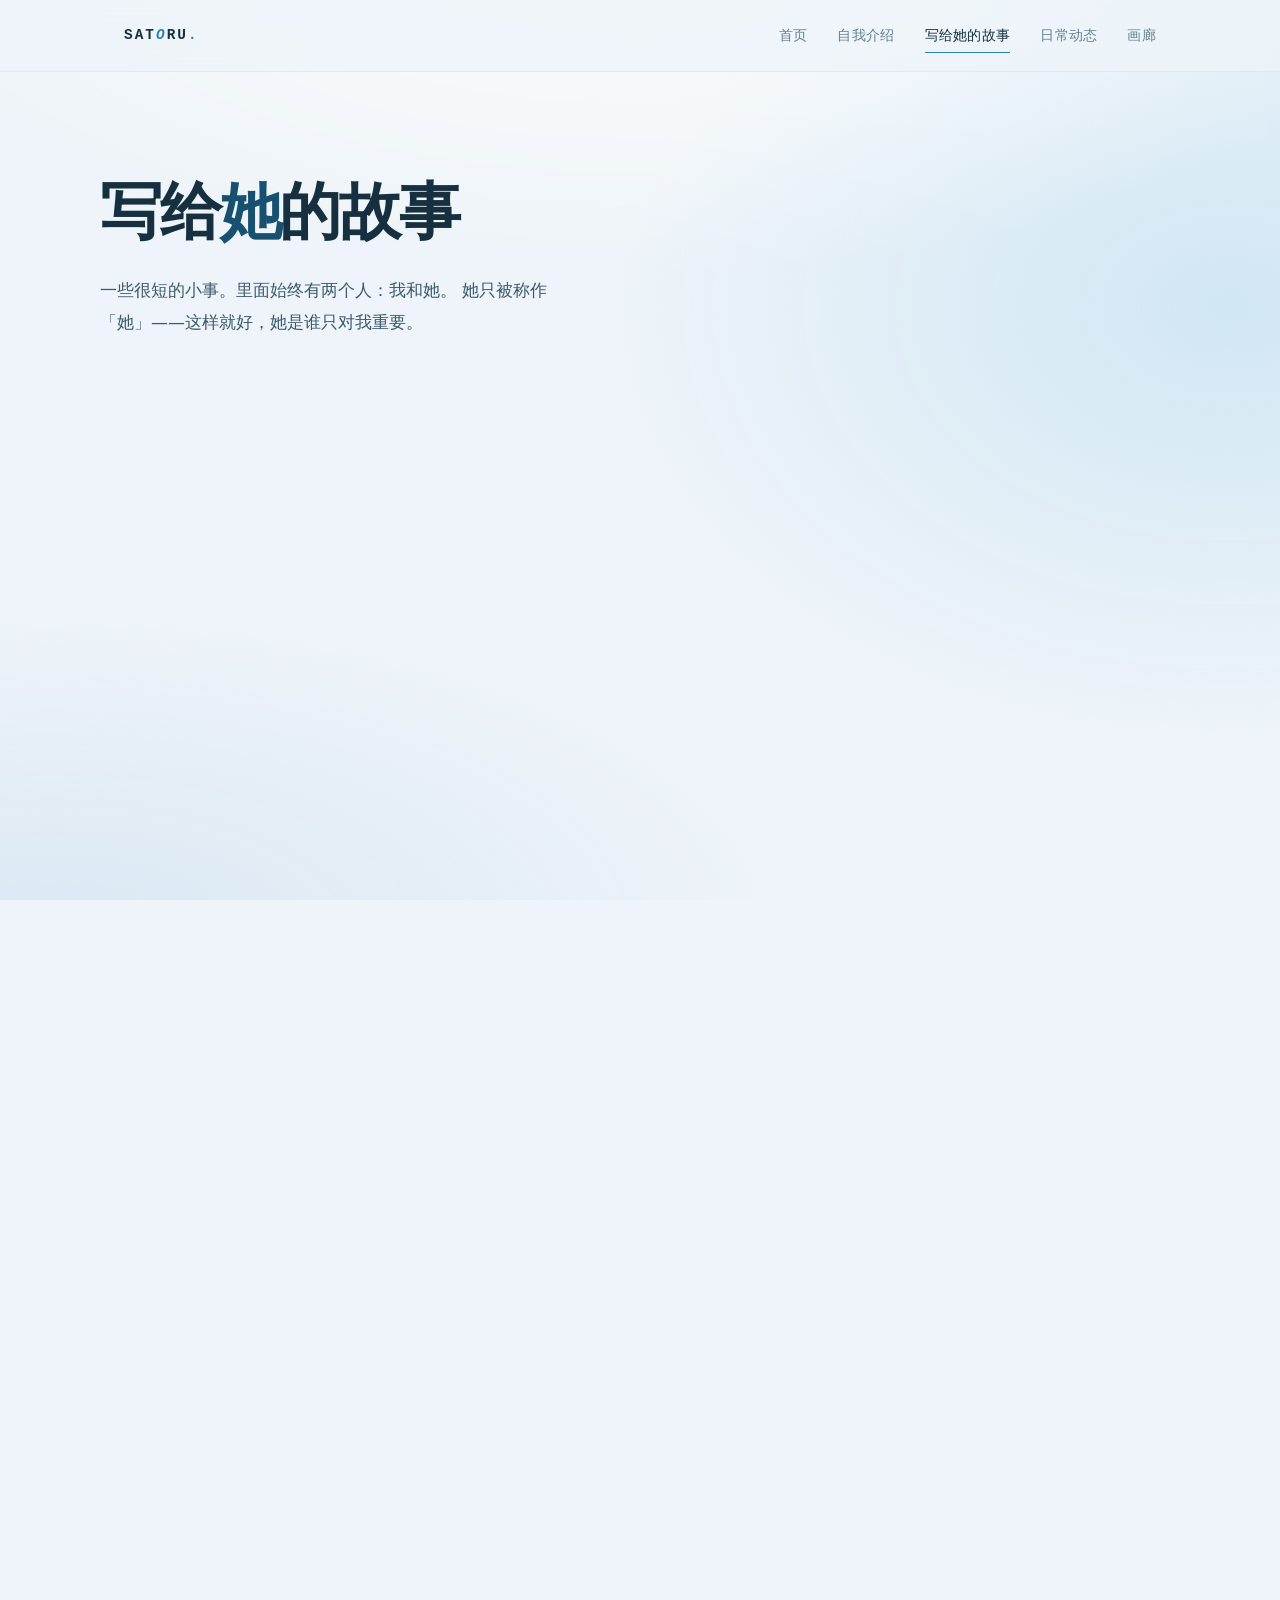
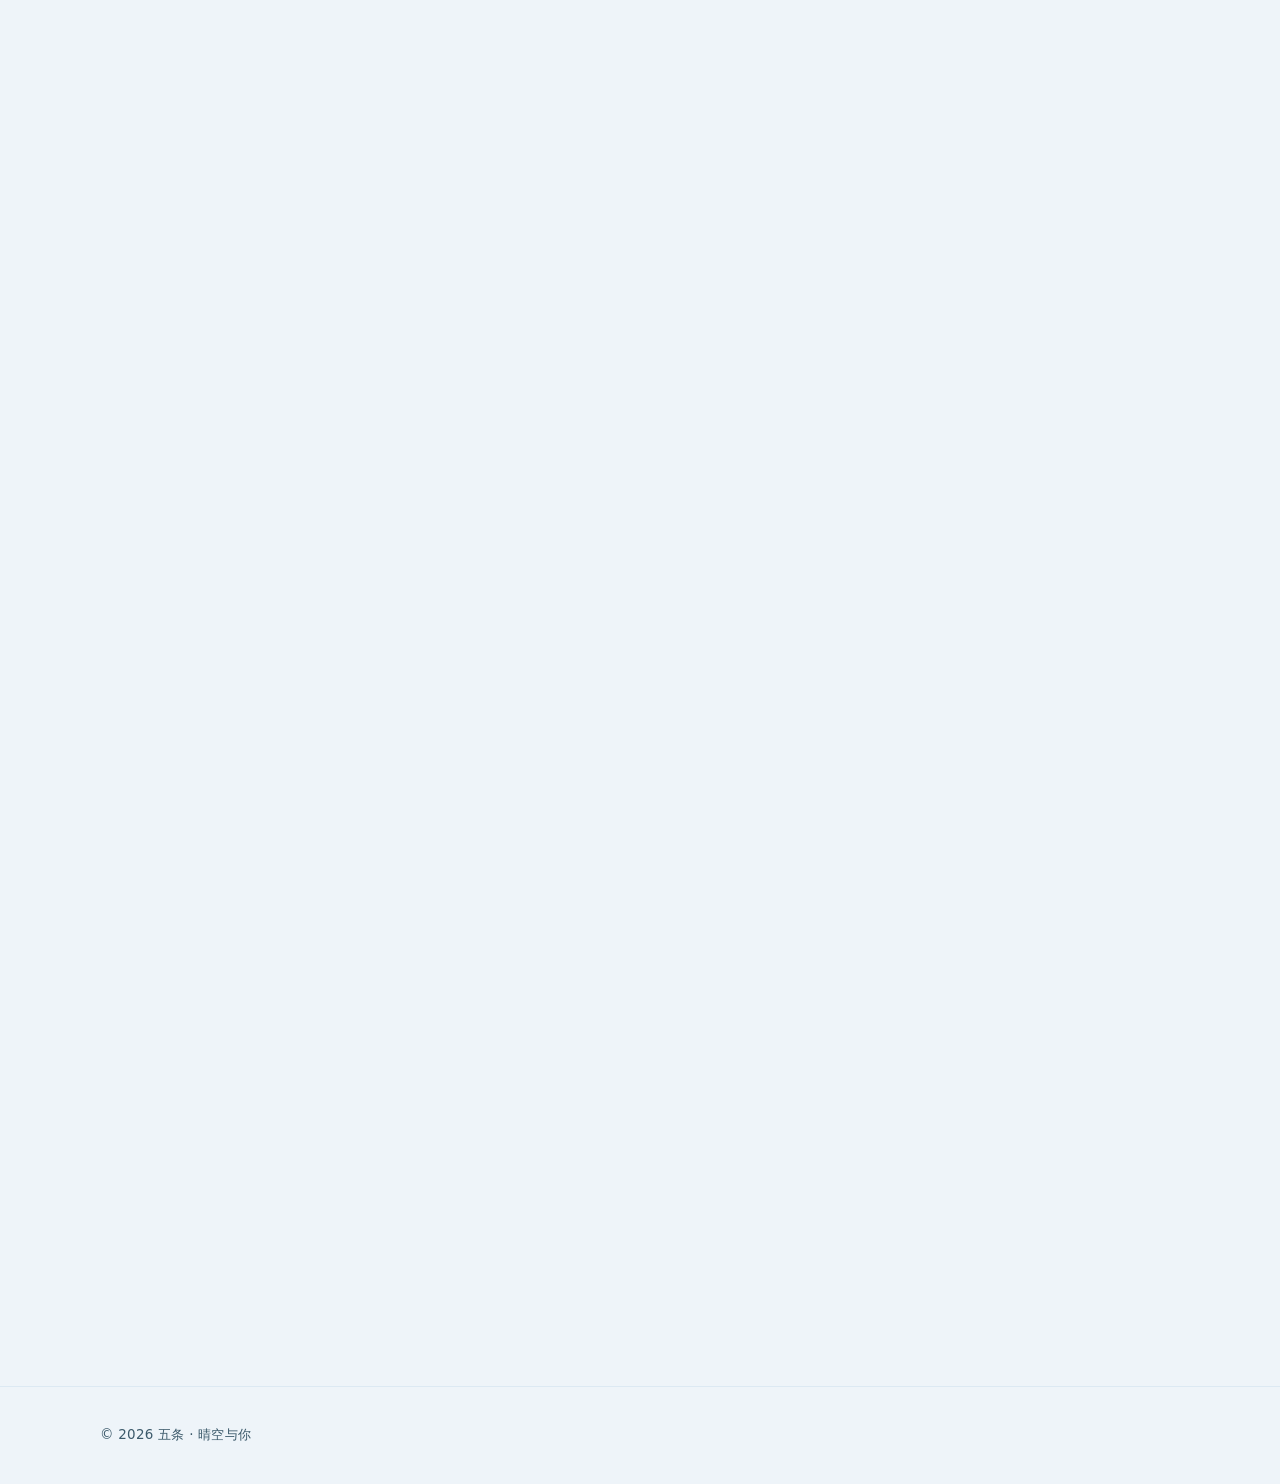
<file: stories.html>
<!DOCTYPE html>
<html lang="zh-CN">
<head>
  <meta charset="UTF-8">
  <meta name="viewport" content="width=device-width, initial-scale=1.0">
  <title>写给她的故事 · 五条悟</title>
  <link rel="stylesheet" href="css/style.css">
</head>
<body>

<header>
  <nav>
    <span class="brand">SAT<i class="dot">O</i>RU<span class="dot">.</span></span>
    <button class="nav-toggle" type="button" aria-expanded="false" aria-controls="nav-links" aria-label="展开导航菜单">菜单</button>
    <div class="nav-links" id="nav-links">
      <a data-nav href="index.html">首页</a>
      <a data-nav href="about.html">自我介绍</a>
      <a data-nav href="stories.html">写给她的故事</a>
      <a data-nav href="daily.html">日常动态</a>
      <a data-nav href="gallery.html">画廊</a>
    </div>
  </nav>
</header>

<main>

  <div class="page-head reveal">
    <h1>写给<span class="accent">她</span>的故事</h1>
    <p class="lede">
      一些很短的小事。里面始终有两个人：我和她。
      她只被称作「她」——这样就好，她是谁只对我重要。
    </p>
  </div>

  <section class="reveal">
    <!-- stories:list:start -->
      <article class="story" id="story-2026-10-14">
        <div class="story-meta">2026-10-14</div>
        <h3>攒了一天的那件事</h3>
        <p>## 手柄一搁</p>
        <details>
          <summary>继续读</summary>
          <p>他进门时游戏还开着，屏幕上那局烂尾挂着，他先不去管，把手柄往桌上一搁，整个人陷进沙发里半截。</p>
          <p>「赢是赢了。」他先报账，「就是手酸。」</p>
          <p>「酸还打。」</p>
          <p>「赢了怎么会不打。」他伸出手让我看，腕子还转了两下，像在证明自己没事，「顺便——今天那件最好笑的，我攒着呢，你猜是什么。」</p>
          <p>## 最后一关</p>
          <p>「你早上说改了道题。」</p>
          <p>「改了。」他眼睛一亮，「本来是照原样给他们的，上课前我又添了一手，最后那关留得有点难。」</p>
          <p>「多难。」</p>
          <p>「难到他们以为是我写错了。」他笑出声，笑得有点不讲道理，「你该看看那几个人的表情——站那关前面，一个说『老师这不可能』，另一个不信邪，硬闯了三次，最后一次还真冲到门口了，结果发现钥匙在另一边。」</p>
          <p>「你就看着。」</p>
          <p>「我看着。」他一点不心虚，「站后头看了二十分钟。他们自己吵起来才好，吵到后面，那个平时最闷的，是指出来问题在哪儿的。」</p>
          <p>「那你还留难。」</p>
          <p>「就是知道他们能吵出来。」他顿了顿，语气软下去一点，「留容易了，一关过完谁都不记得。留难一点，今天吵明白的那一下，他们自己会记住。」</p>
          <p>## 那个小错</p>
          <p>「报告呢。」我问，「你早上说有个很明显的错。」</p>
          <p>「没圈。」他答得干脆，「留着呢。」</p>
          <p>「留着干什么。」</p>
          <p>「看他自己翻不翻得出来。」他扒了扒头发，「翻出来了，那是他自己看出来的，比我红笔一勾值钱。翻不出来——反正明天还有一节课。」</p>
          <p>「你就这么等着。」</p>
          <p>「等。」他理直气壮，「我又不是不给人留台阶。」</p>
          <p>## 甜点那点运气</p>
          <p>「中午那家呢。」</p>
          <p>「排队。」他说，「排到我脚都快站麻了。不过值——最后一份被我截下来了，前头那个人就差一步。」</p>
          <p>「你插人家队了。」</p>
          <p>「没有。」他否认得飞快，「是他自己犹豫了一下。犹豫也是实力的一部分。」</p>
          <p>## 报告</p>
          <p>茶几上摊着那份报告，写了两行就停住了。</p>
          <p>「这个呢。」</p>
          <p>「明天。」他说得斩钉截铁，顺手把它反过来扣在桌上，「今天翻篇了，别拿它扫兴。」</p>
          <p>「翻得挺快。」</p>
          <p>「本来就该翻。」他打了个哈欠，「你那天说的，累了停一停，不叫偷懒，叫换气。我这不叫换气，我这叫到点了。」</p>
          <p>## 攒着的那件事</p>
          <p>他把最后一局关掉，屏幕暗下来，屋里只剩床头那一盏。</p>
          <p>「所以最好笑的是哪个。」我问。</p>
          <p>「就那个。」他往我这边挪了挪，「他们冲到最后一道门，钥匙在另一边——几个人围着那扇门，谁也不肯先去另一边看。你看，绕一圈的事，站着想半天。」</p>
          <p>「你不提醒。」</p>
          <p>「不提醒。」他闭着眼笑，「提醒了就不好笑了。」</p>
          <p>他睡着得很快，呼吸沉下去之前，手指还搭在我手腕上，像是把那句「明天再讲」也一起搁下了——今天这页，他翻得挺痛快。</p>
        </details>
        <p class="muted"><a class="story-link" href="stories/2026-10-14.md">全文</a></p>
      </article>

      <article class="story" id="story-2026-10-13">
        <div class="story-meta">2026-10-13</div>
        <h3>悬念只留到见面</h3>
        <p>## 你留的那个钩子</p>
        <details>
          <summary>继续读</summary>
          <p>「你早上说的那件小事，办了没有。」</p>
          <p>「哪件。」他装傻，「我今天说的可多了。」</p>
          <p>「回程有件小事要办。」我把原话还给他，「钩子是你自己留的。」</p>
          <p>「哦，那件。」他把外套往沙发背上一搭，慢条斯理，「办了。不过先不告诉你——都到家了，急什么。」</p>
          <p>## 先摊一会儿</p>
          <p>他到家不算晚。进门却先没动，在沙发上摊着，像是要把白天那点劲一点一点卸下来。</p>
          <p>「近郊那趟，累吧。」</p>
          <p>「不累。」他说，「就是麻烦。」</p>
          <p>「麻烦跟累又不冲突。」</p>
          <p>「冲突。」他理直气壮，「麻烦是事麻烦，我人好得很。」</p>
          <p>那个袋子从进门到现在都搁在他手边，谁也不许碰。他时不时瞟它一眼，像是在等一个合适的时机。</p>
          <p>## 拆</p>
          <p>甜点先拿出来。就是他说替我尝过的那款招牌，纸盒一掀，香味先冲出来。</p>
          <p>「值不值。」</p>
          <p>「值。」他说，「所以我又多绕了一趟。」</p>
          <p>「绕什么。」</p>
          <p>「回去把最后一盒拿了。」他这才交代，「白天买的时候我就想，万一卖完了你还没尝上一口，我这趟就白跑。索性回头再跑一趟，把它扣在手里。」</p>
          <p>「就这个，你藏了一整天。」</p>
          <p>「就这个。」他一点不心虚，「悬念这东西，留到见了面才有意思。提前讲了，路上那点惦记就没了。」</p>
          <p>甜点旁边还压着一样东西，纸包着，方方正正。</p>
          <p>「这个是什么。」</p>
          <p>「你拆。」</p>
          <p>## 挑颜色那会儿</p>
          <p>纸一开，是条围巾。颜色不扎眼，暖的，摸上去很软。</p>
          <p>「挑了很久。」他说，「站橱窗前头站了半天，店员都出来问第二遍了。」</p>
          <p>「你不是嫌逛店麻烦。」</p>
          <p>「嫌。」他承认得干脆，「可给自己挑东西，跟给别人挑，不是一回事。」</p>
          <p>我说谢谢。</p>
          <p>「谢什么。」他别过脸去，「围上看看。」</p>
          <p>## 复盘三行</p>
          <p>吃完，他把盒子收起来，说今天的事得结一下。</p>
          <p>「怎么结。」</p>
          <p>「三行。」他说，「现场比预想的麻烦一点，不过都在框里，收干净了；学生那边安排留得清楚，明天照着走就行；剩下的一行……没了。」</p>
          <p>「没了也算一行。」</p>
          <p>「那就有。」他点头，「反正今天翻篇了。」</p>
          <p>## 你那份</p>
          <p>他忽然想起什么，看了我一眼，又没把话问出来。</p>
          <p>「下午你说没什么。」他慢慢地说，「那就没什么。什么时候想说了再说，我不追。」</p>
          <p>「你怎么知道我想说。」</p>
          <p>「我不知道。」他把纸巾折成一个小方块，「我只是不想为了这一句，把你想说的吓回去。」</p>
          <p>## 睡</p>
          <p>灯关到只剩床头那一盏。围巾搭在我膝盖上，他伸手过来攥住另一头，翻了翻，说这料子还挺软。</p>
          <p>「明天呢。」</p>
          <p>「明天再说。」他打了个哈欠，「近郊那趟的事了了，礼物拆了，甜点也吃上了。今天齐活。」</p>
          <p>他睡着之前，手一直没收回去，就那么攥着围巾那头，像是攥着今天没讲出口的半句话。</p>
        </details>
        <p class="muted"><a class="story-link" href="stories/2026-10-13.md">全文</a></p>
      </article>

      <article class="story" id="story-2026-10-12">
        <div class="story-meta">2026-10-12</div>
        <h3>回来才拆的那一盒</h3>
        <p>## 到站前那几条</p>
        <details>
          <summary>继续读</summary>
          <p>「车厢里安静得正好。」他发来这一句，隔了几秒才补上下半句，「窗外的灯一盏一盏往后退。」</p>
          <p>「快到了？」</p>
          <p>「快了。」他说，「今天的事收完了，晚上不另外安排。」</p>
          <p>我等他往下说。</p>
          <p>「位置给你留着。」他说，「就等你露个面。」</p>
          <p>## 箱子先撂着</p>
          <p>到家比预计晚了点。门一开，他先把箱子往玄关一撂，眼罩摘下来搭在鞋柜上，人就往客厅走。</p>
          <p>「不收拾？」</p>
          <p>「明天收。」他理直气壮，「今天没劲了。」</p>
          <p>我去给他接了杯水。他路过餐桌的时候脚步停了一下——那盒东西还在桌上搁着，包装带都没拆，两天了。</p>
          <p>他盯着看了两秒，忽然把它端起来，放到茶几上。</p>
          <p>「今晚拆。」他说，「再搁下去，我怕是真忘了。」</p>
          <p>## 一人一半</p>
          <p>盒子打开，里面几块点心，边角有点软，香味倒还在。</p>
          <p>「放久了。」我说。</p>
          <p>「放久了也是我买的。」他一点不心虚，拿刀切成两块。</p>
          <p>一块大一块小。他把大的那块往我这边推，手到半路又停住，像是舍不得，装模作样地又换了个方向。</p>
          <p>「你换什么。」</p>
          <p>「没换。」他说，「给你个机会挑。」</p>
          <p>「那你挑。」</p>
          <p>「我挑小的。」他答得飞快，快得像是怕自己反悔。</p>
          <p>点心确实回软了些，可那一口甜没跑。他吃得慢，一口一口，边吃边盘算这东西当初值不值那个价，盘到一半自己先笑出声。</p>
          <p>「笑什么。」</p>
          <p>「没什么。」他说，「就是觉得好笑——别的都拖着，唯独这盒东西没耽误，一直好好搁着，等今天。」</p>
          <p>## 攒下来的那几件</p>
          <p>吃完他把空盒合上放到一边，整个人靠进沙发里。</p>
          <p>「今天路上还真攒了几件小事。」他说。</p>
          <p>「讲。」</p>
          <p>「一次只讲一件。」他说，「全倒出来就没意思了，剩下的留着慢慢说。」</p>
          <p>「哪件。」</p>
          <p>「车站那个报站。」他说，「调子拖得老长，一遍一遍。前面有个小孩学它，学得比广播还好听。小孩被大人牵走了，广播还在念，我就站那儿听完了。」</p>
          <p>「就这个？」</p>
          <p>「就这个。」他点头，「你会发现我今天好像什么大事也没干成。可这盒拆了，报站也听完了，今天就不算白过。」</p>
          <p>## 陪你玩一会儿</p>
          <p>他掏出手机，说晚上这段时间归我。</p>
          <p>「想玩点什么，先说好。」</p>
          <p>我说随便。</p>
          <p>「随便最难办。」他说，「那你可别怪我先手。」</p>
          <p>第一局他输了。第二局也输了。第三局他盯着屏幕看了半天，忽然把手机扣下。</p>
          <p>「不玩了。」</p>
          <p>「认输？」</p>
          <p>「技术性暂停。」他一本正经，「我怀疑这游戏判定有问题，改天得研究研究。」</p>
          <p>「明明是你手慢。」</p>
          <p>「手慢。」他把这两个字念叨了一遍，没绷住，先笑的是他自己，「行，手慢，你厉害。」</p>
          <p>## 睡</p>
          <p>灯关到只剩床头那一盏。他躺下，声音比刚才低了一截。</p>
          <p>「箱子明天收。」他说，「点心今天拆了，账就算齐了。」</p>
          <p>「嗯。」</p>
          <p>「位置给你留着。」他打了个哈欠，话尾已经含混，「明天……再说。」</p>
          <p>屋里静下来。他一口咬定今天没干成什么大事，可那盒搁了两天、谁也没舍得先动的东西，到底还是等到了两个人一起拆。</p>
        </details>
        <p class="muted"><a class="story-link" href="stories/2026-10-12.md">全文</a></p>
      </article>

      <article class="story" id="story-2026-10-11">
        <div class="story-meta">2026-10-11</div>
        <h3>记着两处地方</h3>
        <p>## 天没亮就被拎上车</p>
        <details>
          <summary>继续读</summary>
          <p>「出发了。」他发来这条的时候，天还是黑的。</p>
          <p>「几点。」</p>
          <p>「五点一刻。」他说，「排行程的人大概没听说过世上有睡觉这回事。」</p>
          <p>「那你睡够没有。」</p>
          <p>「不重要。」他答得很快，「人已经在车上了，脑子还没跟上身体。你那边呢——醒着，还是在做梦。」</p>
          <p>我说刚醒。</p>
          <p>「那正好。」他说，「这一路长，正好有你陪我说话。」</p>
          <p>隔了一会他又补一句：「桌上昨天那盒东西还搁着，没拆。先记着，回头一起吃。」</p>
          <p>## 车晃着，翻了翻报告</p>
          <p>车往外地开，路不算近。</p>
          <p>「学生交上来的东西。」他说，「闲着也是闲着，翻翻。」</p>
          <p>翻到一半他忽然笑出声。</p>
          <p>「逮到一个。」他说，「一个错得特别明显的，就写在那儿，他自己多半一点没察觉。」</p>
          <p>「严重吗。」</p>
          <p>「不严重。」他语气里带着看好戏的调子，「就是有意思。这种错，回去当面点，比在车上点有用——先替他把账记着。」</p>
          <p>「你倒是爱记账。」</p>
          <p>「记。」他说得理直气壮，「当老师的不记账，学生就忘了自己错过什么。」</p>
          <p>## 办得比预想的顺</p>
          <p>到的时候快中午。</p>
          <p>「见完了。」他发来，「比预想的利索。本来准备磨一上午，三两句就说完了。」</p>
          <p>「那你不就能歇会儿。」</p>
          <p>「能。」他说，「下午那摊还没开始，正好空出来一段。」</p>
          <p>我问他打算干嘛。</p>
          <p>「出去走走。」他说，「来都来了，坐在屋里等，多没意思。」</p>
          <p>## 老街头走了半圈</p>
          <p>后来他发来一张照片，是一条旧旧的街，墙皮掉了一半，太阳斜斜地打过去。</p>
          <p>「绕了半圈。」他说，「东西不新，倒是看着舒服。」</p>
          <p>「买了什么。」</p>
          <p>「没买。」他说，「就是走。走到街尾，拐角有家店排队排得老长，我瞄了一眼，没凑热闹。」</p>
          <p>停了一会他又来一条：「不过有两处地方，我看着挺顺眼。一处是街心那棵歪脖子树底下的长凳，一处是巷口那家卖糖水的小铺。」</p>
          <p>「记它干嘛。」</p>
          <p>「记着。」他说得理所当然，「下回你要是有空，我带你来看看。省得到时候现找。」</p>
          <p>我没接话。他这人嘴上从不把话说满，能说到「下回带你来」，已经算说得很重了。</p>
          <p>## 下午那点小插曲</p>
          <p>下午他那边安静了一阵，再冒出来时语气有点懒。</p>
          <p>「把剩下两件事摊开来一件一件过。」他说，「中间还蹦了个小插曲。」</p>
          <p>「多大。」</p>
          <p>「不大。」他顿了顿，「还在我手里攥着呢。这种我不上头——真要出岔子，我第一时间就知道了。」</p>
          <p>「你说得好像什么都没发生。」</p>
          <p>「本来就没发生什么。」他说，「就是有人临时改了口径，得掰扯两句。掰扯完了，也就那样。」</p>
          <p>我问他累不累。</p>
          <p>「还行。」他说，「比早起轻松。」</p>
          <p>## 有人自己把动作啃下来了</p>
          <p>快到傍晚，他把手边的东西收得差不多，又去翻记录。</p>
          <p>翻着翻着，他那边忽然没了声。</p>
          <p>过一会儿才发来一句：「早上那个谁都没做顺的，你猜怎么着。」</p>
          <p>「怎么了。」</p>
          <p>「有人自己悄悄啃下来了。」他说，「没人教，没人催，他自己找了个空档，一遍一遍磨。刚才翻记录我才看见。」</p>
          <p>「你打算夸他。」</p>
          <p>「夸什么。」他嘴上还是那句，「基本功而已。」</p>
          <p>可隔一会，他又补：「不过——该说一句的还是得说。」</p>
          <p>「你高兴了。」</p>
          <p>「谈不上高兴。」他停了一下，「就是……看着那一下，心里落了块石头。这话不能当面讲，当面讲他明天就得飘。」</p>
          <p>「那你在这儿讲。」</p>
          <p>「在这儿讲。」他把这句轻轻重复了一遍，像自己也觉得好笑。</p>
          <p>## 慢慢往回走</p>
          <p>「收得差不多了。」他说，「我慢一点往回走，不急。」</p>
          <p>「路上无聊。」</p>
          <p>「无聊才找你。」他说，「要是方便，搭句话；不方便，你就忙你的，我一个人也能把这截路熬过去。」</p>
          <p>车窗外的景一段段往后退。他陆陆续续发来几条，说路上撞见的几件小事：一个骑车的小孩差点撞上电线杆又稳住了；服务区的东西贵得离谱；天阴下来，云压得很低。</p>
          <p>「挑两件最好笑的留着。」他说，「怕一忙就忘了，回头讲给你听。」</p>
          <p>## 顺路带回来的那一份</p>
          <p>晚上八点多，他语气松快了些。</p>
          <p>「白天绕路尝到的那个本地甜点。」他说，「比我想的还够意思。」</p>
          <p>「你带回来了。」</p>
          <p>「顺手带了一份。」他说，「晚上分你一半。」</p>
          <p>我笑他说好话。</p>
          <p>「说好话怎么了。」他理直气壮，「本来就是打算分你的，不然我带它干嘛。」</p>
          <p>隔一会儿他又说：「工作模式我关了——从现在起，剩下的时间归你安排。想玩点什么，先说好。」</p>
          <p>## 到家，把眼罩摘下来</p>
          <p>九点的时候，他说到了。</p>
          <p>「箱子撂门口呢，懒得动。」他说，「眼罩一摘，肩上那股劲才算卸下来。」</p>
          <p>「累了吧。」</p>
          <p>「还行。」他嘴上先是这么说，过一会儿自己又改口，「……有点。屋里一静下来，反倒觉得累。」</p>
          <p>我说那你早点睡。</p>
          <p>「不急。」他说，「就是有点想听你那边出个声。不用说什么正经的，随便哼哼两声也行。」</p>
          <p>他今天话递得比平时多，这会儿却没再往下追，只把这条搁在那儿，等我。</p>
          <p>## 攒了一路的小事</p>
          <p>后来他终于把箱子拖进屋，把那份甜点放进了冰箱——分好的两份，一份留在外面，说是等会儿馋了吃。</p>
          <p>「今天攒了一路的小事。」他躺下来才说，「那棵树、那家糖水铺、差点撞杆的小子、贵得离谱的服务区。本来想一句一句讲给你听，现在太晚了。」</p>
          <p>「明天讲也行。」</p>
          <p>「明天讲。」他说，「今天先挑一件讲完，剩下的记事本上还有。」</p>
          <p>「哪一件。」</p>
          <p>「街尾那家糖水铺。」他说，「我在门口站了一会儿，闻着挺香。当时就想，这地方你得来看看——就我一个喝，怪没意思的。」</p>
          <p>黑暗里他打了个哈欠，小声嘀咕：「怪了，一沾枕头就困。白天怎么没这待遇。」</p>
          <p>「明明是你自己困的。」</p>
          <p>「随你说。」他含含糊糊，「反正……两处地方我记着了。树底下的长凳，巷口的糖水。等哪天得空。」</p>
          <p>「好。」</p>
          <p>「那两处，就当是今天顺路捡的。」他声音低下去，「捡回来，先放你那儿一份。睡吧，明天再讲剩下的。」</p>
          <p>屋里静下来。他攒了一路的小事，最后只交出来一件；可这一件里，已经把明天也算进去了。</p>
        </details>
        <p class="muted"><a class="story-link" href="stories/2026-10-11.md">全文</a></p>
      </article>

      <article class="story" id="story-2026-10-10">
        <div class="story-meta">2026-10-10</div>
        <h3>今天什么都不赶</h3>
        <p>## 窗边那叠纸</p>
        <details>
          <summary>继续读</summary>
          <p>早上他没急着开工。</p>
          <p>「今天晚点。」他发来的时候大概还站在窗边，「先把这叠笔记理一理。乱的堆久了，自己都懒得翻。」</p>
          <p>「你理到哪了。」</p>
          <p>「理到一半。」过了一会儿他补一句，「被桌上那盒东西勾走了。」</p>
          <p>「什么东西。」</p>
          <p>「昨天顺路带回来的，还没拆。」他说得理直气壮，「反正也没人催，先拆它再干活。」</p>
          <p>后来他发来一句：「拆完了。剩下的半盒放回原处，留着下午馋。」</p>
          <p>## 纸角上的小人儿</p>
          <p>理笔记理到一半，他又停下来。</p>
          <p>「翻到一张旧纸。」他说，「去年随手记的一页，边角上画了个小人儿，歪歪扭扭的。」</p>
          <p>「你画的？」</p>
          <p>「不知道。」他说，「也可能是一边听人说话一边乱涂的。丑是丑，倒是挺像那么个人。」</p>
          <p>「像谁。」</p>
          <p>他没答，只把纸按回去，接着往下理。</p>
          <p>过了一会儿他自己补一句：「这种东西不能细看。一细看，半天就过去了。」</p>
          <p>## 中午的热闹</p>
          <p>中午他那边很吵。</p>
          <p>「为午饭吃什么。」他说，「吵了快二十分钟。有人要吃面，有人要吃咖喱，谁也不肯让。」</p>
          <p>「你站哪边。」</p>
          <p>「我站旁边。」他说，「看戏。这种事我从不掺和——一掺和就得负责。」</p>
          <p>「那最后吃的是什么。」</p>
          <p>「原样，各吃各的。」他笑了一声，「热闹本来就是白吵的，图个响。响过就散了。」</p>
          <p>## 下午那几个来回</p>
          <p>下午的活儿不多。</p>
          <p>「该翻的翻完了。」他发来，「剩下的时间空出来，练点新的。」</p>
          <p>隔了一阵，又来一条：「两个来回。手感比我预想的好，出了一层薄汗。」</p>
          <p>「什么时候练的。」</p>
          <p>「就刚才。」他说，「这种没人在旁边看的时候练最好。练死了也没人笑。」</p>
          <p>「你怕人笑。」</p>
          <p>「不怕。」他停了一下，「是怕有人学了半招就往外用。得练到能自己收住，才敢拿出去。」</p>
          <p>他说完又补一句：「今天没练到能收住。差一点点，留着明天。」</p>
          <p>## 傍晚有人做成了</p>
          <p>傍晚他发来的时候，语气和平时不太一样。</p>
          <p>「上午怎么练都不顺的那个动作。」他说，「刚才有人做成了。」</p>
          <p>「谁。」</p>
          <p>「一个学生。」他说，「我没喊。他自己停在那儿愣了一下，又做了一遍，第二遍也成。」</p>
          <p>「你夸他了。」</p>
          <p>「夸什么。」他说，「就一句『再稳一遍』。」</p>
          <p>隔了一会儿，他又补：「其实我比他还高兴。这话不能让他听见——听见了他明天就该飘了。」</p>
          <p>「那你就在这儿说。」</p>
          <p>「在这儿说。」他重复了一遍，像是自己也觉得好笑，「反正屋里就剩我，和一道斜进来的光。」</p>
          <p>## 提前收工</p>
          <p>晚上他收工早，比说好的还早一点。</p>
          <p>「片子挑好了。」他说，「屏幕开着，没按播放。」</p>
          <p>「等什么。」</p>
          <p>「不等。」他说，「难得不用赶，就先空一会儿。你一整天没动静，我怕是我挑的你不爱看。」</p>
          <p>「你也会怕这个。」</p>
          <p>「偶尔。」他坦白得很快，「所以你先说，电影还是游戏。」</p>
          <p>那局最后还是开了。他今天手感不知怎么的，前两局赢得干脆，第三局却输得莫名其妙。输完他把牌子一推：「手滑了，这局不算。」</p>
          <p>「你刚才还说不赖账。」</p>
          <p>「那是对外面的人。」他理所当然，「对你，我可以赖。」</p>
          <p>## 今天最喜欢的那个瞬间</p>
          <p>快睡的时候，他把手机扣在床头，翻过来问我。</p>
          <p>「今天最喜欢的，是哪个瞬间。」</p>
          <p>我想了想，说不知道，一天都很平。</p>
          <p>「我挑好了。」他说，「是下午那几分钟。屏幕一暗，屋里静得能听见窗外的风，我仰在椅子上，看着墙上那道光发呆。」</p>
          <p>「就这个。」</p>
          <p>「就这个。」他说，「难得一天没被排满。什么都不用做的那几分钟，比赢那两局还舒服。」</p>
          <p>停了停，他补一句：「分你一半。」</p>
          <p>## 那半句还留着</p>
          <p>灯关了有一阵，我以为他睡着了。</p>
          <p>黑暗里忽然飘出来一句：「今天那个学生，把那个动作做成了。」</p>
          <p>「你说过了。」</p>
          <p>「我说的是他做成了。」他停了停，「我没说的是——他停住愣那一下，我认得。」</p>
          <p>我没接话。他这种人，一催就把话收回去。</p>
          <p>果然他自己先停了：「算了，今天不聊这个。」</p>
          <p>「嗯。」</p>
          <p>「哪天想起来再说。」他把被子往上拉了拉，声音低下去，「今天先睡。」</p>
          <p>窗外的风一阵一阵，屋里很静。他那半句到底还是没出来，像摊在桌上那叠理了一半的笔记——压在那儿，谁也不催，等他自己想翻的时候再翻。</p>
        </details>
        <p class="muted"><a class="story-link" href="stories/2026-10-10.md">全文</a></p>
      </article>

      <article class="story" id="story-2026-10-09">
        <div class="story-meta">2026-10-09</div>
        <h3>第三遍</h3>
        <p>## 场边那把椅子</p>
        <details>
          <summary>继续读</summary>
          <p>早上他没坐主位，拉把椅子往最边上一靠，双手插兜，摊出一副"随便打打"的样子。</p>
          <p>「今天分组考核。」他发来一句，「我坐旁边看着。嘴上是轻松，眼睛不轻松。」</p>
          <p>「看什么。」</p>
          <p>「看谁想省事。」他回得很快，「想省事的，动作里藏着掖着，一眼就认出来。」</p>
          <p>过了会儿他又补一条：「今天最莽的那个，我先盯着。」</p>
          <p>## 点评里的那半句</p>
          <p>中午他逮到一个想蒙混过关的。</p>
          <p>「他收得比谁都快。」他说，「快到不像练会的。」</p>
          <p>「然后呢。」</p>
          <p>「点评的时候我点了他名字。」隔了一下他才接，「他说他状态不好。状态不好的人，动作里会留疤。他干干净净的——他就是没练。」</p>
          <p>「你这么说，他不难看？」</p>
          <p>「难看才记得住。」他说，「我今天留给他的就这半句，剩下的让他自己想。」</p>
          <p>## 第三遍</p>
          <p>下午他下场了。</p>
          <p>「早上谁都没拿下的那个动作。」他说，「我自己上去走，第一遍差点，第二遍还是差一点，第三遍才成。」</p>
          <p>再发过来的时候他大概还在喘：「果然，站场边看一百遍，不如自己下场摔一次。」</p>
          <p>「那你早点下去不就行了。」</p>
          <p>「早点下去，他们就不肯自己撞了。」他理直气壮，「得让他们撞够了，再看我摔一遍，才服。」</p>
          <p>## 桌上那点收尾</p>
          <p>晚上他把那叠考核表摊开，笔尖悬在纸上半天没落。</p>
          <p>「写这个最烦。」他说，「能写的就那两笔，剩下全是凑数。」</p>
          <p>「你凑不凑。」</p>
          <p>「不凑。」他把能省的字全省了，「凑出来的东西，以后自己一个字都不会再看。」</p>
          <p>写完他把笔一搁，肩膀往后抻了抻，人一松，眼神就往我这儿飘了一下。</p>
          <p>## 这一局，是他先开的口</p>
          <p>手柄递过去的时候，他说：「今天这局是我先约的，那就算我认了——手下留情，我来。」</p>
          <p>「你手下留情？」</p>
          <p>「我看着办。」</p>
          <p>前半局势均力敌，到第三局，他忽然松了手，明明白白让了一步。</p>
          <p>「你放水。」</p>
          <p>「放得这么明显？」他自己先笑出来，「行，我承认。上次欠你那块蛋糕，今天连本带利一起还。」</p>
          <p>「一块蛋糕就想翻篇。」</p>
          <p>「那就记两块的账。」他把手柄往腿上一放，「不过话说在前头，明天谁去买，得看这一局到底谁赢。」</p>
          <p>结果他到底还是"输"了，输得眉飞色舞，像早就料到了。</p>
          <p>## 他憋了一整天才肯讲的那件事</p>
          <p>散了局，他才肯讲今天最想讲的那一件。</p>
          <p>「中午那个想蒙混的。」他先学了一句那人给自己找台阶的话，学得还挺像，「他站在那儿说'我状态不好'，旁边几个憋笑憋得肩膀直抖。我面无表情看了他一眼——就一眼，他自己先垮了。」</p>
          <p>他笑着陷进沙发里：「我憋了一整天，就为了看那一眼之后他的脸。」</p>
          <p>「可你还是点了他名。」</p>
          <p>「不点名，他下次还蒙混。」他把笑收住，顿了顿，「面子丢过一次，才知道练。」</p>
          <p>## 夜里</p>
          <p>灯关了以后，他没再提白天那摊事。</p>
          <p>走廊那头的窗今天关得严，屋里一点风都没有。</p>
          <p>「今天最莽的那个，最后过了没有。」我问。</p>
          <p>「过了。」他说，「第三遍。」</p>
          <p>「第三遍的是你，还是他。」</p>
          <p>黑暗里他想了会儿，「都是。」</p>
          <p>停了一下，他把声音压低，像是怕被窗外听见：「明天谁也别说。他要是自己明白了，就不用我说。」</p>
        </details>
        <p class="muted"><a class="story-link" href="stories/2026-10-09.md">全文</a></p>
      </article>

      <article class="story" id="story-2026-10-08">
        <div class="story-meta">2026-10-08</div>
        <h3>最后一关留了个坑</h3>
        <p>## 天没亮他就起来了</p>
        <details>
          <summary>继续读</summary>
          <p>早上五点多，他比闹钟先醒。天还是灰的，窗外的树黑着一团。他把压在桌上那份纸抽出来看了两眼，又原样压回去，动作很轻。</p>
          <p>「出门了。」他在门口只说了这一句。</p>
          <p>到了高专，他发来一条：「早上没别的事，先把那孩子叫过来问了一句。」</p>
          <p>「问了什么。」</p>
          <p>「问他昨天绕的那条路，走到哪一步觉得不对。」他说，「他答了一半。」</p>
          <p>「那你说什么了。」</p>
          <p>「我没说。」隔了一会儿他才补上一句，「我要是替他把话接完，他就又不知道自己想的是什么了。剩下那半句，让他自己待着。」</p>
          <p>我没再往下问。他这人平时什么都敢往外说，碰上这种事，反倒惜字如金。</p>
          <p>## 题又改了一点</p>
          <p>八点多，第二条消息进来。</p>
          <p>「下午那关的题，我又改了一点。」</p>
          <p>「又改。」</p>
          <p>「就一点。」他理直气壮，「他们上次是咬着牙撞过去的。这次让他们多撞两下——撞出来的东西才是自己的。」</p>
          <p>「你不怕有人撞不出来。」</p>
          <p>「撞不出来才好。」他说，「撞不出来，才知道自己缺哪一块。知道缺哪一块，比过关要紧。」</p>
          <p>到中午，他倒想起别的事来了。</p>
          <p>## 那份甜点，这次没等</p>
          <p>「下课了，中间空出十分钟，先跟你说一句。」他发来，「顺路把那家惦记好几天的收了。」</p>
          <p>「你不是说要等合适的时机。」</p>
          <p>「不等了。」他回得很快，「合适的时机从来不会自己来。想吃的当天去，别拖。」</p>
          <p>傍晚他进门，手里那只袋子边角有点压痕，一看就是一路攥过来的。</p>
          <p>「赶上了。」他把袋子往桌上一放，「再拖两天，这家就换季了。限定这两个字，就是拿来提醒人别磨蹭的。」</p>
          <p>那块切得整整齐齐，他自己一口没动，先去倒水，回来坐在旁边，看我吃。</p>
          <p>## 报告只剩最后一页</p>
          <p>吃完饭他把本子翻开，翻到最后一页，笔在指间转了两圈，停住。</p>
          <p>「就差这点。」他说，「写，写不完；拖，又没人催。」</p>
          <p>「那就写完。」</p>
          <p>「写完我今天的乐子就没了。」他半真半假地叹气，「好笑的事得留到开一局的时候讲。现在讲出去了，太亏。」</p>
          <p>话是这么说，他还是一页一页把它写完了。合上本子的时候他把椅子推回桌边，那一下很轻，像怕惊动谁。</p>
          <p>## 他挑了条最不显眼的路</p>
          <p>后来我才知道他今天是怎么溜出来的。</p>
          <p>「门口站着人呢。」他用手比了比，「我先去接了杯水，水一口没喝；绕后走廊，从楼梯下去，最下面一级踩着不响；出了楼再往边上那条道拐——那条道晚上没人走。」</p>
          <p>「你连楼梯都挑。」</p>
          <p>「干我们这行的要会走路。」他说得毫不脸红，「走得响的人，一辈子被人堵在门口。」</p>
          <p>## 这一局，他把留了一天的事讲了</p>
          <p>手柄是我先递过去的。他往沙发上一靠，肩膀终于塌下来。</p>
          <p>前半局他打得很稳，一声不吭。等屏幕缓下来那一小段，他才开口。</p>
          <p>「今天那关，你知道最后是谁先看出坑在哪的吗。」</p>
          <p>「谁。」</p>
          <p>「早上那个。」他自己先笑了，「昨天还绕不明白的那条歪路，今天下午一上去，走了三步就停住了。」</p>
          <p>「停下之后呢。」</p>
          <p>「停下之后，他原地『啊』了一声。」他学了一下那个音，学得挺像，「旁边几个还在往前冲，回头看他，也跟着停了。一队人站在那儿，跟被谁按住了一样。」</p>
          <p>他笑得肩膀直抖：「我憋了一整天，就为了讲这一个字。讲出来，值了。」</p>
          <p>「一个字憋一天。」</p>
          <p>「值。」他又说了一遍，然后把话收住，低头看回屏幕，「这局不算了，我笑到手都软。」</p>
          <p>## 夜里</p>
          <p>那一局他到底还是认真打完了，赢没赢没看出来——打到最后他不太说话，手柄也握得越来越低。</p>
          <p>「题改得怎么样。」我问。</p>
          <p>「有点狠。」他承认，「明天看他们撞出来的样子，再说。」</p>
          <p>「那孩子呢。」</p>
          <p>「那孩子今天答了一半。」他停了停，「剩下那一半，等他自己想起来。我不催他。」</p>
          <p>走廊尽头那扇窗还是没关严，风进来，比白天凉。他把袖子往上撸了撸，往我这边靠了一点。</p>
          <p>「睡吧。」他说，声音已经懒下去了，「明天题还在。他撞他的，我改我的。」</p>
        </details>
        <p class="muted"><a class="story-link" href="stories/2026-10-08.md">全文</a></p>
      </article>

      <article class="story" id="story-2026-10-07">
        <div class="story-meta">2026-10-07</div>
        <h3>回程那段路有点长</h3>
        <p>## 天没亮就动身</p>
        <details>
          <summary>继续读</summary>
          <p>他今天走得比平时早。天还是灰蓝的，路灯没熄，他单脚踩着门槛系鞋带，另一只手已经把包拎起来了。</p>
          <p>「近郊，一趟。」他说，「什么时候回来不好说。」</p>
          <p>「会很久？」</p>
          <p>「看它配不配合。」他把包带往肩上提了提，「今天从天没亮排到天黑。」</p>
          <p>临走前他又折回桌边，从那叠纸里抽出一份，看了两眼，忽然笑了一声。</p>
          <p>「我学生在报告里把结论写反了。」他把那页朝我举了一下，「做得挺工整，字也漂亮。就是最后一行，正的写成了反的。」</p>
          <p>「你替他改？」</p>
          <p>「不改。」他找了支笔，在那行外面轻轻画了个圈，像怕惊动什么，「圈出来，压在桌上。等他哪天自己翻到，先吓一跳，再自己笑出来。」</p>
          <p>「你不是昨天才说收尾了。」</p>
          <p>「收尾的意思就是，剩下的都不算数了。」他答得理直气壮。</p>
          <p>出门前他回来碰了下我的额头，很短。「还早。你接着睡，别送。」</p>
          <p>## 一直排到天黑</p>
          <p>这一趟果然排到了天黑。</p>
          <p>早上他发来一条，说「到了，比想的磨人，才刚开场」，顺手问了一句我早饭吃没吃。中间又补一条，说出城路过一个道口，车停下等一列货车过去，铁皮上落了层灰，「拍了张照，你要看吗」——我还没来得及回，照片自己就到了。</p>
          <p>中午又来一条，说趁空当拐进一家评分高得离谱的小店，想买的那份刚好只剩最后一份，「我手快，先替你扣下了」。</p>
          <p>下午就没信了。他做事的时候不怎么看手机，这我知道。</p>
          <p>再往下，天一点点暗，楼下的灯一盏一盏亮起来。他早先问出去的那句话还搁在对话框里，没人接——不是他没问，是真的在忙。</p>
          <p>## 三行复盘和一个讨价还价的</p>
          <p>快到八点，门开了。他进门先把包往玄关一放，肩膀肉眼可见地松下来。</p>
          <p>「收工了。」他说，「今天这趟走到尾了。剩三行复盘，写完就真没事。」</p>
          <p>「很难？」</p>
          <p>「不难，就是烦。」他脱外套的手停了一下，笑了，「路上还有人想跟我讨价还价。我就看了一眼，他自己先认了。」</p>
          <p>「你笑什么。」</p>
          <p>「笑我差点忘了累。」他往椅子上一坐，往后仰了仰，「你那边呢，收工没有。」</p>
          <p>他问得随意，眼睛却没离开我，像这一句攒了一整天。</p>
          <p>## 扣下的那一份</p>
          <p>说完他才想起包。拉开拉链，先掏出个纸袋搁在桌上，又掏出一只小盒子。</p>
          <p>「中午那家小店。」他把纸袋推过来，「说了给你扣下的。」</p>
          <p>「怎么还剩。」</p>
          <p>「因为我看得紧。」他说得毫不脸红，「那么多人排队，我站在那儿跟看门的似的。后来服务员都认识我了。」</p>
          <p>盒子里是切得整整齐齐的一块。他自己一口没动，倒了杯水坐在旁边，看着我吃。</p>
          <p>「今天那个圈，」他忽然说，「我圈了，但没告诉他。」</p>
          <p>「等他自己发现？」</p>
          <p>「他自己发现的，能记一辈子。我说的，隔天就忘。」他说，「跟我今天磨的那摊事一个道理——你越急着替它收尾，它越不肯结束。」</p>
          <p>## 包里那件小东西</p>
          <p>桌上还有另一样。纸袋掏空之后，他从包最底下摸出个很小的东西，收在手心里掂了掂，才放过来。</p>
          <p>「路上看着顺眼。」</p>
          <p>那是件不起眼的小东西。我拿起来，他立刻转头去看别处，像是不稀得看我的表情。</p>
          <p>「不好看就还我。」</p>
          <p>「好看。」</p>
          <p>「那就收着。」他嘴上淡淡的，耳朵尖倒先红了一点。</p>
          <p>他自己心里清楚，返程那一路上，这东西在包里被他翻来覆去摸了好几遍。他说：「回来的路有点长。车灯前面就那么一小段亮着，别的全黑。」</p>
          <p>## 夜里的窗</p>
          <p>九点一过，他把今天最后一点事也撂下了。走廊尽头那扇窗没关严，风从缝里钻进来，把屋里的燥气一点点带走。楼下最后一盏灯灭的时候，虫声就显出来了，一阵一阵的。</p>
          <p>「都关掉了。」他说，「今天不看了。」</p>
          <p>他难得没有拿手柄，也没翻别的，就靠在椅背上听那点虫声，眼睛半闭着。</p>
          <p>「今天问你那句话，你到现在也没正经答。」他说。</p>
          <p>「哪句。」</p>
          <p>「你收工没有。」</p>
          <p>「收了。」</p>
          <p>「哦。」他应了一声，顿了顿，「那就不忙了。」</p>
          <p>他站起来，又把那页画了圈的纸看了一眼，压在桌上没动，转身去关窗。风停下来的那一下，屋里的声音跟着静了半拍。</p>
          <p>「睡吧。」他说，声音已经有点懒，「明天那个圈还在。让他自己去撞。」</p>
        </details>
        <p class="muted"><a class="story-link" href="stories/2026-10-07.md">全文</a></p>
      </article>

      <article class="story" id="story-2026-10-06">
        <div class="story-meta">2026-10-06</div>
        <h3>一眼就能看穿的那个错</h3>
        <p>## 一进门先按住</p>
        <details>
          <summary>继续读</summary>
          <p>他今天进门，第一件事不是找吃的，是把一叠纸拍在桌上，用手压着。</p>
          <p>「可以看，」他说，「别翻到第三页。」</p>
          <p>「为什么。」</p>
          <p>「第三页上有个错。」他答得理直气壮，「今天一整天，就我一个人看出来了。我打算让它多躺两天。」</p>
          <p>今天这边上的是课。天刚亮他就起来了，说在改一道训练题——原来那版太规矩，闭着眼都能走对，他嫌没意思，临开课把条件拿掉一条，难度往上顶了一档。「我就想看看，」他一边拆外套扣子一边说，「他们撞上去的时候，先怀疑题，还是先怀疑自己。」</p>
          <p>后来两样都很好看，晚点再说。他先绕到桌角，掀开一只纸盒盖看了眼，点头：「行，还留着。」</p>
          <p>那是他中午绕路去堵回来的那盒甜的。「最后一块给你留着。」他说得像施了多大的恩，「你别谢，我不听。」</p>
          <p>## 先不点破</p>
          <p>他坐了没两分钟，又把那叠纸拖回来，一张张翻。翻到某一份，手指顿住，笑了一下。</p>
          <p>「这个。」</p>
          <p>他把那页转过来给我看。密密麻麻的推演，最后一行写着结论，做得有模有样——就是一个小数点站错了边。</p>
          <p>「你不给他改？」</p>
          <p>「不改。」他把纸合上，「我今天上课还专门把那个地方又讲了一遍。讲的时候我在看他：他笔记记了三行，抬头看了我一眼，就是没往自己那页上想。」</p>
          <p>「那要等到什么时候。」</p>
          <p>「他自己翻出来的时候。」他往椅背上一靠，语气里全是坏心眼，「到那天他能记一辈子。别人指出来，隔天就忘。」</p>
          <p>我问他，今天课上有没有人当场看破他故意改刁钻的那道题。</p>
          <p>「有。一个。」他承认得痛快，「他举手问我，条件是不是少了一条。我说是。你找找，还少哪一条。他找了半天，最后说——少了的那条，在答案里。」</p>
          <p>「然后呢。」</p>
          <p>「全班都笑。」他说，「我也笑。我等这句话等了一整节课。」</p>
          <p>## 场边那一小段</p>
          <p>晚饭前他出去了一趟，说训练场那边还有收尾，去去就回。</p>
          <p>回来时整个人松了一截，靠在门边先把鞋蹭了蹭。下午那场实战，最后一关他还是留了难的，站在场边看他们一轮轮撞上来，又自己爬起来。撞得最重的那一个，爬起来第一句不是喊疼，是转头问同伴：刚才那下，你觉得是我出手快了，还是慢了。</p>
          <p>「我当时就想，」他说，「行。这一关没白留。」</p>
          <p>「有人过了吗。」</p>
          <p>「没有。」他答得干脆，随即又补一句，「不过那关本来也不是给人过的。撞一次，知道自己卡在哪儿，比囫囵过去一百次都值。」</p>
          <p>他说完忽然安静了一下，才想起什么似的，转过来问我：「你今天怎么样。」</p>
          <p>我一愣。他自己也愣了半拍，像是没料到这句话会先从自己嘴里出来，然后就很自然地补上：「你先说。说完我讲今天最好笑的那件。」</p>
          <p>## 一块和两局</p>
          <p>我把这一天讲完，他听得很认真，中途只插了一句「后来呢」。等我说得没得说了，他才起身把桌角那盒甜的端过来，掀开盖——最后一块还在，切得方方正正，摆得跟展品似的。</p>
          <p>「看见没。」他说，「守住了。」</p>
          <p>「你自己不吃。」</p>
          <p>「留给你的。」他把盒子往我这边推，转身却给自己倒了杯水，「我要是先吃了，你回来准要问。问完我还得哄，麻烦。」</p>
          <p>甜点分完，他翻出手柄，说好的那一局该兑了。他挑了个双人的，坐下第一句还是老规矩：「今天我先让你一步。」三个回合之后，那一步的便宜全被他吃了回去。他也不脸红，说这叫教学相长。</p>
          <p>屏幕上的局卡在最后一小段，谁都没催谁。他打着打着，把下巴搁到膝盖上，眼睛还睁着，动作却越来越慢。</p>
          <p>「困了。」</p>
          <p>「没有。」他答得飞快，「是这局太顺了，顺得人想睡。」</p>
          <p>「那你睡。」</p>
          <p>「不行。」他撑了一下，「说好打完的。」</p>
          <p>他到底还是把手柄放下了，说剩下那截明天再补。起身的时候，包在椅背上一响——那枚小小的铃，出门就响，进门就歇。他自己大约听不见声音，只是顺手把包往我这边挪了挪。</p>
          <p>## 留着的那件</p>
          <p>灯灭了，我以为今晚说到这儿就够本了。</p>
          <p>黑暗里他翻了个身，声音闷闷地传过来：「最好笑的那件，还没讲。」</p>
          <p>「不是说明天。」</p>
          <p>「明天有明天的。」他说，「这件再攒，就要馊了。」</p>
          <p>他讲的是上课举手那件事。那孩子练得最认真，笔记记得最满。他今天故意拿掉一道题的条件，就是等有人发现；别人都埋头硬算，只有这个孩子举手说，老师，这道题不对。</p>
          <p>「我问他哪儿不对。」他说，「他说条件不够。」</p>
          <p>「那不是说对了吗。」</p>
          <p>「听着。」</p>
          <p>「他顿了一下，又补一句——老师，是不是您写漏了？」</p>
          <p>黑暗里静了一秒。然后他自己先笑出来，笑得肩膀都在抖。</p>
          <p>「他不知道是我故意的。」他说，「他以为我出错了，还替我着急。」</p>
          <p>「你告诉他了？」</p>
          <p>「没有。」他理直气壮，「我先让他急两天。」</p>
          <p>笑完他就不吭声了。过了一会儿，呼吸慢慢匀下去。</p>
          <p>桌上那叠纸还搁着，第三页上那个错还规规矩矩躺着——他今天没改，我也不打算替他改。窗外的风不大，纸页轻轻翻了一下，又被什么压住了。</p>
        </details>
        <p class="muted"><a class="story-link" href="stories/2026-10-06.md">全文</a></p>
      </article>

      <article class="story" id="story-2026-10-05">
        <div class="story-meta">2026-10-05</div>
        <h3>最后一关和第一步</h3>
        <p>## 一进门先找盒子</p>
        <details>
          <summary>继续读</summary>
          <p>他回来第一句不是「我回来了」，是「那盒甜的还在吧」。</p>
          <p>「在。」我说，「你中午自己拎回来的，问我做什么。」</p>
          <p>「确认一下。」他把外套往椅背上一搭，径直走到桌边掀开盒盖看了眼，点头，「行，你规矩。」</p>
          <p>今天是高专这边的教学日。中午下课，他借口去买那家限定甜点，去晚一步大概就只剩空盒子，回来顺路绕去训练场转了一圈，说是散步，眼睛却把每个角落都看了一遍。盒子拎到家，他没舍得先拆，说等人齐了再开——人齐了，指我。</p>
          <p>「其实是我在的时候比较好吃。」他补一句，「科学。」</p>
          <p>## 最后一关</p>
          <p>甜点分完，他才开始讲正事。</p>
          <p>下午带学生练实战。前几关他留得规规矩矩，到最后一关，忽然把条件一改，难度往上抬了一档。「故意的。」他承认得坦荡，「我就想看看他们怎么撞墙。」</p>
          <p>「有人过了吗。」</p>
          <p>「没有。」他答得干脆，还带点得意，「那一关不是给人过的，是让他们看清自己卡在哪。」</p>
          <p>「一个都没有？」</p>
          <p>「一个都没有。」他咬了口点心，慢悠悠又添一句，「不过第三组那个，走了条歪路，绕出来的位置比我预想的还刁。我没说他错——训练场上，把路走通的就不算错。」</p>
          <p>再问，他就不肯往下说了，像先把那个位置收进了自己口袋。</p>
          <p>## 憋了一整天</p>
          <p>「你不是说今天有件最好笑的事。」</p>
          <p>「有。」他放下叉子，往椅背上一靠，先自己乐了，「一整天了，谁都没讲。」</p>
          <p>他讲的是早上那个学生。那孩子练动作最认真，准备的时候把要领默念了三遍，架势端得比谁都稳——然后第一步下去，脚下踩空，整个人往前扑了个结实。</p>
          <p>「全班都愣住了。」他说，「就那孩子自己爬起来，拍拍灰，面不改色：老师，我试一下地面的摩擦力。」</p>
          <p>他笑得肩膀都在抖：「我当时差点没绷住。可我是老师，我绷了一整天。」</p>
          <p>「现在怎么绷不住了。」</p>
          <p>「现在没学生了。」他理直气壮，「就你一个。」</p>
          <p>## 天没亮那一趟</p>
          <p>吃到一半，他像是想起什么，从包上把那个小东西晃给我看——昨天那只铜铃，拴着红绳，规规矩矩挂在了包带上。</p>
          <p>「挂上了。」</p>
          <p>「嗯。」他晃一下，声音轻得像怕吵到谁，「以后我一出门它就响。你听不见，它自己听着。」</p>
          <p>他说天没亮的时候先绕去了那面旧院墙。警示带早撤了，他蹲下去，把被踩花的那一格重新量、重新画，这回下笔狠了点，线比旁边几格都粗。「省得再被一脚蹭没。」那颗化了的糖也还了，小孩不在，他把糖交给大人，说这糖不能收，回头您再给。对方连声道谢，他摆摆手就走。</p>
          <p>「没等那孩子？」</p>
          <p>「没等。」他说，「看一眼就够了。看多了，走不掉。」</p>
          <p>## 睡吧</p>
          <p>「清单第七条呢。」</p>
          <p>他动作停了半拍。「还没写。」</p>
          <p>「什么时候写。」</p>
          <p>「不急。」他已经开始往下赖，「空着一个下午又不会跑，先攒着。」</p>
          <p>灯灭前，他的包就搁在床边，稍微一动，那只铃就轻轻应一声。他大概自己也听见了，翻身时顺手把包往我这边挪了挪，让声音离我近一点。</p>
          <p>「今天这天，」他声音已经散开了一半，「还行。」</p>
          <p>然后就没了下文。风很轻，包里那只铃偶尔响一下，剩下的都让他睡熟以后匀匀的呼吸盖了过去。</p>
        </details>
        <p class="muted"><a class="story-link" href="stories/2026-10-05.md">全文</a></p>
      </article>

      <article class="story" id="story-2026-10-04">
        <div class="story-meta">2026-10-04</div>
        <h3>写在雾上的站名</h3>
        <p>## 门口的箱子</p>
        <details>
          <summary>继续读</summary>
          <p>他回来得比说好的晚。门一开，先把两只手举给我看：左手提着纸盒，绳结歪歪扭扭；右手背在身后，藏得明明白白。</p>
          <p>「先说好，」他侧身进门，鞋都没换利索，「盒子里是甜的。后面这个，不问，不给看。」</p>
          <p>「我还没问。」</p>
          <p>「你在心里问了。」他把纸盒搁在桌上，让它跟那只放了整整两天的旧盒子并排站着，「你看你，心里问得可大声了。」</p>
          <p>今天跑的是近郊这趟。出门前他把训练的事交代给学生，回来第一件事却是挨个点名，问谁练了、练了几组，答得慢的那个明天加量。查完他才满意，才想起回头问我今天吃了什么。我说吃了。他眯着眼看了我两秒，显然不信，也没戳穿，只是把外套一脱，绕到桌角，看那盒旧甜点还在不在。</p>
          <p>「还在。」他自己回答自己，「行，算你守规矩。」</p>
          <p>## 两盒并一盒</p>
          <p>纸盒一掀开，甜味就把屋子填满了。他拆盒子的手法很利落，拆完却停了停，伸手把旁边那只旧盒子也拖过来。</p>
          <p>「说好的，两盒并一盒。」他把两个盖子都掀开，像在处理公文，「这只放了两天，那只刚买的。你先吃哪个都行，反正最后都进我肚子里。」</p>
          <p>「是你自己说要并的。」</p>
          <p>「对。」他理直气壮，「并着并着，就都归我了。」</p>
          <p>吃到一半，他手机震个不停，是学生。他把屏幕转过来给我看，边看边笑：「你猜他们说什么。」我没猜。他自己念：「说今天留的量太少，想再加点。」</p>
          <p>「你留得多吗。」</p>
          <p>「不多不少，刚刚好。」他把手机扣下，「他们是想讨价，先报一个我准会驳的数，再等我往下松。做生意最怕碰上一个不肯还价的。」他咬了一口点心，「我回了两个字：照做。」</p>
          <p>「那他们呢。」</p>
          <p>「回了个省略号。」他满意得很，「省略号也是照做。」</p>
          <p>## 写在雾上</p>
          <p>熄灯之前，他去接了杯水。回来时杯壁上蒙了一层薄雾。他把杯子放在桌上，指尖在雾上划了一下，划到一半停住。</p>
          <p>「昨晚说好的，」他说，「顺路讲。」</p>
          <p>我没接话。他自己往下走。</p>
          <p>「那三天，我在一条线的最头上待过。」他顿了顿，「站台就一截，一天过几趟车。末班车走了以后，风把站牌吹得响，响一整夜。我当时数过，从站台这头走到那头，八十来步。」</p>
          <p>「就三天。」</p>
          <p>「就三天。」他指尖又落在雾上，慢慢划了两个字，划完就停着，没让开，「第一天我以为很快就回。第二天开始想，回去的路是不是也这么长。到第三天，我站在那儿等车，第一次觉得——等车这件事，比车往哪儿开都重要。」</p>
          <p>窗上的雾在退。他指下那两个字也跟着淡下去，我没看清写的是什么。他大概本来也没打算让我看清。</p>
          <p>「所以站名你不说。」</p>
          <p>「不说。」他答得很快，随即又慢下来，「不是瞒你。是说了它就成了尺子。以后我一出门，你就拿它量——这趟多远、这回多久，全得跟那三天比。」</p>
          <p>他把杯子端起来喝了一口。杯壁上最后一层雾散了。</p>
          <p>「可我还是想让你知道，有这么一站。」</p>
          <p>「我记着了。」我说，「就记着你数过八十来步。」</p>
          <p>「嗯。」他点头，「记这个就行。别记站名，站名不值钱。」</p>
          <p>## 睡着以前</p>
          <p>杯子搁下，他才想起右手背了一路的东西。这回不用我问，他自己摊开掌心。</p>
          <p>一只很小的铜铃，旧旧的，拴着根红绳，晃一下，声音轻得像怕吵到谁。</p>
          <p>「顺路挑的。不贵，也不好看。」</p>
          <p>「要它干嘛。」</p>
          <p>「挂包上。」他说得很认真，「以后我出门，它一路响。你听不见，但它响着——就当我每天都从那一站过。」</p>
          <p>我把它捏在手里，摇了摇。声音小得几乎只有掌心听得见。</p>
          <p>「那你数的八十来步呢。」</p>
          <p>「那个不用铃。」他伸手把灯按灭，人往我这边靠过来，「那个我自己记着。」</p>
          <p>黑暗里静了一会儿。我以为他睡了，他又很轻地补了一句：</p>
          <p>「今天这趟，也算顺路了。」</p>
          <p>然后就没有然后了。桌上那两盒甜点并成了一盒，谁也没再数还剩几块；铜铃搁在杯沿旁边，红绳垂下来，谁也没去动它。窗上的雾早散干净了，那两个字，只有他自己见过。</p>
        </details>
        <p class="muted"><a class="story-link" href="stories/2026-10-04.md">全文</a></p>
      </article>

      <article class="story" id="story-2026-10-03">
        <div class="story-meta">2026-10-03</div>
        <h3>赢的人先犯困</h3>
        <p>## 收工以后</p>
        <details>
          <summary>继续读</summary>
          <p>十点过了，他把考核表推到桌子最远的那只角，跟昨天推走的是同一只角。桌上还摊着几张没写完的结果，他一张一张收，收到最后一张，笔一搁。</p>
          <p>「收工。」他说，「从这儿开始，谁再跟我提考核两个字，我就把他也推过去。」</p>
          <p>「那你今天带回来的那些学生怎么办。」</p>
          <p>「明天的事。」他把外套往椅背上一搭，「今天到这儿为止。」</p>
          <p>我想起前几天，他从训练场回来的路上说过一句「收工以后有事」。后来一直没下文。今天他绕到柜子前面，蹲下去翻了半天，摸出两只手柄。</p>
          <p>「就这事？」我问。</p>
          <p>「就这事。」他说得理直气壮，「我一直没忘，你别装得好像你不想。」</p>
          <p>## 三条规矩</p>
          <p>手柄一对上，屏幕就亮了。他先立规矩，规规矩矩伸出三根手指：第一，输了不许赖；第二，困了不算输；第三——</p>
          <p>「第三条是什么。」</p>
          <p>「第三条是我定的，」他顿了顿，「输的人明天去买甜点。」</p>
          <p>「你上次也是这么说的。」</p>
          <p>「上次是上次。」他把手柄塞进我手里，动作很自然，像这件事本来就该这么办，「反正我想吃，赢了白吃，输了也白吃。」</p>
          <p>前半程他打得凶，凶完就开始走神。打到一半，他忽然提起今天场里那个照着他拆的三步、一次就把卡住的动作做下来的学生，说到那句「不是学不会，是没人肯慢下来」时，自己先笑了一下，说这句本来是想留着当面讲给人听的，怕人家记住他两次。</p>
          <p>「那你上午那个装得挺像的呢。」</p>
          <p>「哪个。」</p>
          <p>「蒙混过关那个。」我说，「你说你忍着没点破。」</p>
          <p>「哦。」他手上的动作顿了一下，屏幕里他那个人物差点掉下去，「那个啊。他以为我看不出来。我看得出来，就是想知道他自己什么时候知道。」</p>
          <p>「他知道了？」</p>
          <p>「傍晚就知道了。」他语气淡淡的，「我没骂他。人自己知道错了，比被我骂一顿管用。」</p>
          <p>## 差一步</p>
          <p>打到第三局，他打了个哈欠，是那种藏都藏不住的。</p>
          <p>「困了？」我问。</p>
          <p>「没有。」</p>
          <p>「你刚打了哈欠。」</p>
          <p>「那是嘴在动，跟困不困没关系。」他眼睛盯着屏幕，坐直了点，像是在证明什么，「再来一局。」</p>
          <p>这一局他打得比刚才认真，认真到有点急。最后一格他手一快，走错一步，屏幕里那点优势哗啦一下就没了。他盯着屏幕看了两秒，把手柄往腿上一放，表情很平静。</p>
          <p>「这局不算。」他说。</p>
          <p>「凭什么不算。」</p>
          <p>「手滑。」</p>
          <p>「你刚才还说输了不许赖。」</p>
          <p>「那是第一条，」他想了想，认真地跟我讨价还价，「第一条是给赢的人定的。我这局没赢，不受约束。」</p>
          <p>我看着他，他也看着我。客厅里安静了一下，又听见他补了一句：「……行吧，算你赢。」</p>
          <p>## 没拆的那盒</p>
          <p>输了的人明天去买甜点。他认账认得很快，快得像早就想输。</p>
          <p>桌上还搁着昨天那盒没拆的甜点，盒子没动过，边角还是方的。他伸手碰了一下，又收回来。</p>
          <p>「这盒留到明天。」他说，「明天买新的回来，这盒就放久了——那正好，两盒并一盒，谁也别挑。」</p>
          <p>「哪有人这么算账的。」</p>
          <p>「我。」他说，「我算得最清楚。」</p>
          <p>他起身去倒水，回来时顺手把窗台上那只杯子也带上了——就是前几天搁在那儿、喝了半罐没喝完的那只。他把杯子洗干净，扣在架子上，做完这串动作，人有点得意，像刚补上了一个欠了很久的小账。</p>
          <p>「你今天怎么想起它了。」我问。</p>
          <p>「看着碍眼。」他说，「欠着的东西在我这儿放不住。要么今天了了，要么忘掉。」</p>
          <p>## 睡着以前</p>
          <p>灯留了一盏。他坐回沙发，手柄还捏在手里，说再来最后一局，说这句的时候眼皮已经在往下掉。</p>
          <p>最后一局没能打完。打到一半，他的头往我这边偏过来，偏到我肩上就停住了，手柄松松地滑到腿上。</p>
          <p>「……这局不算。」他半睡半醒地嘟囔，「我困了，困了不算输。」</p>
          <p>「不算。」我说。</p>
          <p>他嗯了一声，呼吸慢下来。过了一会儿，像是想起了什么，又含糊地开口：「那三天……」</p>
          <p>「明天再说。」</p>
          <p>「嗯。」他的手在被子外面摸索了一下，搭到我手背上，捏了捏，「等这阵忙完。买甜点那趟，我顺路讲。」</p>
          <p>我以为他睡了。临了又听见他很轻地补一句，轻得像怕被自己听见：「赢的人先犯困——这不公平。」</p>
          <p>窗外没什么声音。桌角那张考核表还搁在最远的地方，明天买回来的新甜点会和昨天那盒并成一盒，那只洗干净的杯子扣在架上，谁也没欠谁。他压在我肩上的那点重量很稳，我抬手把灯关了。</p>
        </details>
        <p class="muted"><a class="story-link" href="stories/2026-10-03.md">全文</a></p>
      </article>

      <article class="story" id="story-2026-10-02">
        <div class="story-meta">2026-10-02</div>
        <h3>橱窗最底下那一格</h3>
        <p>## 先别问</p>
        <details>
          <summary>继续读</summary>
          <p>十点多，门是被肩膀顶开的。他两只手都占着，一边是外套，一边是一盒东西。桌上那盒从中午摆到现在的甜点还没拆，纸盒边角被走来走去的人碰得发软。</p>
          <p>「你那盒到底拆不拆。」我问。</p>
          <p>「留着。」他把新带回来的那盒也搁在旁边，两盒并排，「一盒是借口，一盒是正经的。」</p>
          <p>「哪个是正经的。」</p>
          <p>「看情况。」</p>
          <p>他去倒了杯水，喝到一半，忽然想起什么似的，从口袋里摸出个小东西，攥在手心里，没摊开。</p>
          <p>「先别问。」他说，「让我把这口水喝完。」</p>
          <p>## 橱窗最底下那一格</p>
          <p>那东西比我想的小。一枚坠子，金属的，形状有点怪——说像青蛙又不像，说像铃铛又没有口。翻过来，背面被磨得发亮，像在谁手里待过很久。</p>
          <p>「中午那家店。」他说，「橱窗最底下那一格，跟一堆正经东西挤在一起，没人看它。」</p>
          <p>「那你把它捞出来了。」</p>
          <p>「它盯着我。」他说得一本正经，「我没法不管。」</p>
          <p>「甜品店的东西也归你管。」</p>
          <p>「今天归。」他把坠子往我这边推了推，推进我手心里，指尖在掌纹上停了一下才收回去，「你收着。别弄丢——弄丢我再去一趟，反正也不是不能再跑一趟。」</p>
          <p>## 没发出去的那张照片</p>
          <p>中午他在那格橱窗前站了挺久，这些是后来才知道的。他先在玻璃前拍了张照片，隔着反光，能看见他自己半张脸，拍了三张，一张都没发出去。</p>
          <p>「为什么不发。」</p>
          <p>「发了就得配一句话。」他把杯子在桌面上转了半圈，杯底磕出很轻一声，「那句话我想了两百公里，还是没说利索。」</p>
          <p>「现在说。」</p>
          <p>他没马上答。窗外黑透了，灯把两盒甜点的影子叠在一处。过了一会儿他才开口，说得比平时慢：「上午站在店里的时候，我一直在想你大概会喜欢哪一件。想着想着发现，挑哪件都不重要——重要的是有人等我把东西带回去。」</p>
          <p>「就这一句，你想了两百公里。」</p>
          <p>「你笑什么。」</p>
          <p>「我没笑。」</p>
          <p>「你眼睛在笑。」</p>
          <p>## 拆一盒</p>
          <p>最后他把中午那盒拆了。纸盒一开，甜味就散出来，是本该中午吃、被任务耽搁了一整天的甜。他分了两块，一块搁在我面前，一块自己咬了一口，咬完皱眉，说放久了，不如刚出炉的。</p>
          <p>「那你中午就该拆。」</p>
          <p>「中午在路上。」他说，「路上拆了，跟谁分。」</p>
          <p>这句说完，他自己也愣了一下，像是没打算说得这么顺。随后他把剩下那块也推了过来，说太甜了，他先睡，让我慢慢吃。</p>
          <p>## 睡着以前</p>
          <p>灯只留了一盏暗的。他躺下没多久就犯困，白天走了太远的路，话说一半就断在半空。临睡着前他把手伸过来，摸到我手里那枚坠子，捏了捏，像在确认它还在。</p>
          <p>「明天。」他闭着眼说，「明天不接活。」</p>
          <p>「真的。」</p>
          <p>「嗯。」他翻了个身，脸朝着我这边，「明天只干一件事——把这盒吃腻为止。」</p>
          <p>呼吸慢下来的时候，他的手还搭在那儿，没有挪开。屋里只剩一盏灯、两盒甜点，还有一枚谁都不看好的小东西，稳稳地躺在掌心里。</p>
        </details>
        <p class="muted"><a class="story-link" href="stories/2026-10-02.md">全文</a></p>
      </article>

      <article class="story" id="story-2026-10-01">
        <div class="story-meta">2026-10-01</div>
        <h3>怎么算都是我赢</h3>
        <p>## 悬着的那一局</p>
        <details>
          <summary>继续读</summary>
          <p>晚上十点出头，他把考核表推到桌子最远的那只角，像推走一个不该在场的人。</p>
          <p>「收工。」他说，「今天谁也别拿正经事来找我。」</p>
          <p>游戏机早就热着——昨晚也是这么热着的。屏幕上那一局还停在暂停，画面冻在最后一格。</p>
          <p>「比分呢。」</p>
          <p>「忘了。」</p>
          <p>「屏幕还停着。」</p>
          <p>「那是机器记性好。」他把一只手柄塞进我手里，自己拿另一只，「接着打。重来也算——反正我不认账。」</p>
          <p>## 规矩是谁立的</p>
          <p>半夜两点多的时候，是他先说要立规矩的。输了的人，明天早起。说得一本正经，还伸出两根手指跟我对了一遍。</p>
          <p>今天天没大亮我就醒过一次。床边已经空了，他站在窗前，头发还乱着，天是灰的。听见我动，他回头看我一眼，说早起这条规矩，第一个遵守的人居然是他自己。</p>
          <p>那时候我以为他输了。</p>
          <p>「你昨晚是不是输得不太服气。」我问。</p>
          <p>「你猜。」</p>
          <p>「你今天起得那么早。」</p>
          <p>「那是自觉。」他眼睛没离开屏幕，「规矩是我立的，我得先做样子。」</p>
          <p>就这一句话，把两件事黏在了一起，黏得严丝合缝。</p>
          <p>明天早上八点，他本来就要到场边去上那节课。也就是说，他得起——六点就得起。这条规矩对他来说，赢了不赚，输了也不亏。怎么算都是他赢。只有我，赢了要陪着早起，输了还是得早起。</p>
          <p>「这条规矩是歪的。」我说。</p>
          <p>「哪儿歪了。」</p>
          <p>「你明天本来就要早起。」</p>
          <p>「哦。」他打完那一小局，把手柄搁在腿上，认认真真看我，「那你说怎么办。」</p>
          <p>「你说呢。」</p>
          <p>他想了很久，久到我以为他不打算答了。</p>
          <p>「那这局算我输。」他说。</p>
          <p>「凭什么算你输。」</p>
          <p>「你说歪就歪。」他说得理直气壮，「规矩歪了，账就不能算。这局作废。」</p>
          <p>## 作废的那一局</p>
          <p>机器一关，屏幕暗下去，屋里就只剩台灯那一圈黄。</p>
          <p>「作废了，那不就谁也没输谁也没赢。」我说。</p>
          <p>「对。」</p>
          <p>「那你赢什么了。」</p>
          <p>他没答。起身去倒了两杯水，回来的时候往我这杯里多搁了半块方糖。糖化得很慢，沉在杯底，像故意留给人看的。</p>
          <p>「明天八点。」他说，「你不用带东西。」</p>
          <p>「你昨天已经说过一遍了。」</p>
          <p>「怕你忘。」</p>
          <p>「就那么想让我去。」</p>
          <p>「我就是——」他停了半秒，把那半句吞了回去，换了个说法，「场边站个人，我出手的时候心里有数。」</p>
          <p>这话说得像在写任务记录，不像他自己。他大概也知道，所以说完就低头喝水，喝得急了点，被烫了一下，眉心皱起来。</p>
          <p>## 提前的那只闹钟</p>
          <p>临睡之前他去调闹钟。我看着他的手指一下一下按，最后停在五点四十。</p>
          <p>「八点的课，你五点四十起干什么。」</p>
          <p>「早起啊。」他说，「规矩虽然作废了，习惯不能废。」</p>
          <p>「什么习惯。」</p>
          <p>「早起。」他把手机扣在床上，人先躺下去，占了靠里那半边，又拍了拍外面的位置，「来吧，睡。」</p>
          <p>躺下之后他没马上闭眼。黑暗里隔了一会儿，他忽然开口，声音很轻：「那三天……等这阵忙完，我再说给你听。」</p>
          <p>我没接话。他也就不再往下说了。</p>
          <p>又过了一阵，他像是确认我睡着了似的，补了一句：「这局不算账。明天八点，我先出手。」</p>
          <p>窗外一点风声都没有。他的呼吸慢下去的时候，手还搭在我臂上，没有挪开。</p>
        </details>
        <p class="muted"><a class="story-link" href="stories/2026-10-01.md">全文</a></p>
      </article>

      <article class="story" id="story-2026-09-30">
        <div class="story-meta">2026-09-30</div>
        <h3>一起清账</h3>
        <p>早上我醒的时候，床边那半边已经空了，被子叠得方方正正，像没人睡过。</p>
        <details>
          <summary>继续读</summary>
          <p>桌上压着一张纸条，压纸条的是从抽屉里拿出来的那只哨子。纸条上只有一行字：「哨子今天归你管。我没吹，你也别吹。」</p>
          <p>其实他出门的时候我醒过一下。天还没亮透，他蹲在床边换鞋，动作轻得像怕惊动什么。我装睡，听见他拉开抽屉又合上，把一样东西搁在桌面上，停了两秒，写了几笔。他大概以为我睡得熟，才敢把这句话留给一个睡着的人看。</p>
          <p>那只哨子在我外套口袋里待了一整天。我没吹。</p>
          <p>## 两份的账</p>
          <p>他是傍晚回来的。进门先把两个盒子摆在桌上，一排摆得整整齐齐，像来交作业。</p>
          <p>「一份昨天的，一份今天的。」他说，「数清楚——你欠我两次分着吃。」</p>
          <p>他袖口卷着，指节上有一道浅浅的灰。屋门一开一合，把外面那点风一起带进来了。</p>
          <p>「你还真去甜品店了。」</p>
          <p>「十分钟的空档。」他在桌边坐下，把盒子往我这边推，「评分高成那样，不替你带一份，我这趟白跑。」</p>
          <p>「带一份就算白跑了？」</p>
          <p>「一份算账。」他伸出两根手指点了点，「两份都是账。你先说，先清哪一笔。」</p>
          <p>我打开盒子。左边那份还凉着，奶油边上有他手指按过的浅印——大概是路上颠出来的，他给按回去了。右边那份是昨天那盒，他真就没动过，盒角的封口还是原样。</p>
          <p>「你说话算话。」</p>
          <p>「说了留着。」他把两个盒子摆正，「在店里挑的时候我站了挺久，挑来挑去，最后拿的是看一眼就想起你的那盒。一个人吃甜的，没意思。」</p>
          <p>## 学生的那条消息</p>
          <p>吃到一半，他手机响了。他瞥了一眼，嗤了一声，把屏幕转过来给我看。</p>
          <p>学生发来一长串：明天能不能不练，腿还酸着，反正这周也没有考核。</p>
          <p>「你准了。」</p>
          <p>「我回他：哪条腿。」</p>
          <p>我笑出声。</p>
          <p>「他就没话了。」他把手机扣在桌上，「这种讨价还价，都是照同一份抄的。真想偷懒的人，开口第一句就跟你讲道理。」</p>
          <p>「那你明天早上还得去。」</p>
          <p>「得去。」他说得很轻，「他要是真敢来，那正好。」</p>
          <p>## 口袋里的东西</p>
          <p>收拾完碗碟，他才慢吞吞地去摸口袋。</p>
          <p>「还有个小的。」</p>
          <p>他掏出来放在我手心里，是一小罐果酱，玻璃罐，标签上的字挤成一团，是店里手写的。</p>
          <p>「甜的配甜的，太直了。」他说，像在替自己解释，「这个能泡水。你嗓子不是一直哑着。」</p>
          <p>「我嗓子什么时候哑了。」</p>
          <p>「上周三。」他答得太快了。</p>
          <p>我正要再问，他先岔开：「别多想，我就顺手。」</p>
          <p>他自己也笑了一下，大概知道这句「顺手」不太站得住。</p>
          <p>## 清账</p>
          <p>夜里他做了个很短的复盘，真的只有三行。写完把本子合上，笔帽扣好，推到够不着的地方。</p>
          <p>「今天这趟，现场那几处比预想的磨人。」他说，「一件一件确认完，才踏实。」</p>
          <p>「你没写学生。」</p>
          <p>「学生不用写在本子上。」他说，「他在，我就看得见。」</p>
          <p>他往后一靠，像是把一天的东西全卸下来了，肩膀塌下去半寸。</p>
          <p>「本来我准备了一整天的开场白。」他忽然说。</p>
          <p>「你练了一天。」</p>
          <p>「进门全忘了。」他说得理直气壮，「看见桌上那两个盒子，什么开场白都想不起来。」</p>
          <p>他顿了顿，把手摊开伸过来：「哨子呢。」</p>
          <p>「归我管。」</p>
          <p>「你吹了没有。」</p>
          <p>「没吹。」</p>
          <p>「那我也没吹。」他点点头，很满意，像完成了一次对账，「两清。」</p>
          <p>「什么两清。」</p>
          <p>「你欠我两次分着吃。」他伸出两根手指在空气里晃了晃，「今天算清一笔。剩下一笔，明天。」</p>
          <p>「明天你早上又要走。」</p>
          <p>「那笔不着急。」他说，「你记着就行，别的不用你干。」</p>
          <p>他起身去开了抽屉，把那只哨子放回它昨天待过的地方，合上。</p>
          <p>这一天的账，他算了整整一天，末了只肯承认清了一笔。剩下那笔他为什么留着，我心里有数——他是故意的。</p>
        </details>
        <p class="muted"><a class="story-link" href="stories/2026-09-30.md">全文</a></p>
      </article>

      <article class="story" id="story-2026-09-29">
        <div class="story-meta">2026-09-29</div>
        <h3>收进抽屉的那只哨子</h3>
        <p>今天他反倒起得早。我睁眼的时候，他已经坐在床边穿鞋，桌上那只留了一夜的盒子开着盖。</p>
        <details>
          <summary>继续读</summary>
          <p>「不是说那份归你。」</p>
          <p>「归我。」他把盒子里更甜的那块推到我这边，推得很自然，「归我处置，我决定分你一半。」</p>
          <p>「赖账。」</p>
          <p>「我这叫分配。」他站起来，把外套往身上一套，顺手从上衣口袋里摸出一样东西在指间转了半圈——一只很小的哨子，旧的，边角磨得发白。「今天考核日。」</p>
          <p>「你还吹这个。」</p>
          <p>「不吹。」他说，「挂身上，压个场子。你以为我这张脸就够用了。」</p>
          <p>他出门前回头看了我一眼，那一眼里没什么笑意，倒也不凶，像一盏灯调到了最省电的档。</p>
          <p>## 上午的线</p>
          <p>上午分组考核，他回来的时候身上连点灰都没沾。他说他上午就站着看，几乎没开口。</p>
          <p>「你不是最会讲话。」</p>
          <p>「讲话不值钱。」他把水倒了半杯，没喝，「那帮小鬼分组的时候自己就挑好了队友——谁跟谁搭，眼睛比嘴诚实。我一句没插。」</p>
          <p>「那你在看什么。」</p>
          <p>「看一条线。」</p>
          <p>他说上午有一组做配合，其中一个孩子图快，把身上该扣的地方反着扣了，人站在队列里，背挺得笔直，装得跟都扣好了一样。隔着大半个场地，他一眼就看见了。</p>
          <p>「你当场喊他了。」</p>
          <p>「没有。」他把杯子搁下，「我走过去，经过他旁边，手在他肩上按了一下，按完接着往前走，一个字没说。」</p>
          <p>「他懂了吗。」</p>
          <p>「懂了。」他说得很轻，「我走出两步，听见后面有重新扣的声音。他要是想蒙混，蒙的是自己那条腿。这种我不拆穿，我只让他的手知道我在。」</p>
          <p>他顿了顿，补一句：「表面轻松是我说的。安全这条线，我一步不让。」</p>
          <p>## 甜的那几分钟</p>
          <p>中午他难得有点闲，甜点摆在手边，一边吃一边拿笔在纸上给上午的表现划拉。划到最后他自己停下来笑了。</p>
          <p>「怎么了。」</p>
          <p>「没事。」他把笔帽扣上，「划来划去分数都差不多。原来真正该记住的那几个人，我压根没往纸上写，都搁脑子里了。」</p>
          <p>「纸上那些是给谁看的。」</p>
          <p>「给要看的人看。」他说，「真正要紧的，我看住就行，不用写。写多了，反倒像给他们排队发名次——排到后面的，谁心里能服。」</p>
          <p>他把纸对折了两下，压在一个更厚的夹子底下，没再管它。</p>
          <p>「下午还有一场。」他说，「上午那两下，我留了个尾巴。」</p>
          <p>## 原样一遍</p>
          <p>下午那场我听他讲了不止一遍。他下场，把上午那个图快的孩子偷工减料的那一下，原样摆了一遍——一模一样，连偷懒的那个破绽都照着做全了。</p>
          <p>他做完，站在场中央没动，也没说话。全场安静了半秒。就那半秒，够所有人自己看明白差在哪。</p>
          <p>「你怎么连他的错都能做这么像。」</p>
          <p>「看了一上午了。」他说，「想学一个人做对，得练；想把他做错的那下学回来，也得看进去。做对了没人记得，做错的那下才长在人身上。」</p>
          <p>然后他当着全班，把那一下做对了。同一个动作，前半截完全一样，差就差在最后收的那点手上。做完他抬手指了指自己，又指了指刚才那组里站着的那个孩子。</p>
          <p>「重来。」他说，「这次自己挑，挑最拿不准的那项。」</p>
          <p>那个孩子真就挑了最难的那项，从头走了一遍，走成了。全班没鼓掌，那孩子自己也没笑，只是把背挺得比上午直。</p>
          <p>「你夸他了。」</p>
          <p>「等着吧。」他说，「现在夸，他下次就得为这一下撑着。让他先自己知道行，比什么都强。」</p>
          <p>## 只写够用的那几行</p>
          <p>傍晚他把考核结果摊出来整理。桌上那份夹子翻到新的一页，他写了很久，写完我看，也就几行。</p>
          <p>上午那个扣反了的孩子，最后自己走过来认了。他说那孩子站着，把话讲完，他也就听着，没多说，低头在该写的地方只落了一行——写的是那条线该怎么摆，没写是谁。</p>
          <p>「昨天那个想蒙混的，你一笔记下来了。」我提醒他。</p>
          <p>「那个不一样。」他把笔搁下，「一个是蒙到我眼皮底下，还讨价还价；这个是自己回来说的。自己开口的人，笔底给他留位置，是拿他当贼。留一条路，比记一笔账管用。」</p>
          <p>他说话的时候手里转着那只哨子，转了几圈，始终没往嘴上放。</p>
          <p>「今天一次没吹。」</p>
          <p>「不吹也镇得住。」</p>
          <p>「镇得住。」他说，「不过镇一天，也该收了。」</p>
          <p>他把夹子合上，往茶几底下一塞，推到脚碰不到的地方。</p>
          <p>## 晚上玩点什么</p>
          <p>晚上的事，是他自己开的口。</p>
          <p>「今天想玩个小的。」他说，「不打那个。」</p>
          <p>他指了指电视柜，手柄根本没拿出来。</p>
          <p>「你想玩什么。」</p>
          <p>他想了一会儿，把桌上那只哨子拿起来，掂了掂。</p>
          <p>「关灯。」他说，「我吹一声，你指我在哪个方向。指错一次，你出个小题目，我答。」</p>
          <p>「这算什么游戏。」</p>
          <p>「算。」他说得很正经，「练耳朵。我今天听了一整天的响动，转头让你考考我。」</p>
          <p>灯一关，屋里黑得看不清彼此。他先往左边挪了两步，吹了一声短的；我手一指，他在那个方向笑了一声。第二次他学聪明了，贴着墙走，声音在墙角拐了个弯——我指错了。</p>
          <p>「出题。」他在暗处说，声音带着点得意。</p>
          <p>「今天最好笑的是什么。」</p>
          <p>暗处静了两秒。</p>
          <p>「……换一个。」他说。</p>
          <p>「你自己说的，答不上来要认。」</p>
          <p>「不是答不上。」他把哨子搁到桌上，摸黑走过来，在我旁边坐下，肩膀碰上我的肩膀，「是我不想现在讲。今天回来那一路，我记下了一件挺好笑的事，本来想当开场白。转念一想，讲了今晚就玩不成了。」</p>
          <p>「为什么。」</p>
          <p>「讲完你该追着我问了。」他说，「一次讲完就不值钱了。留着，哪天你没防备的时候我再扔出来。」</p>
          <p>他伸出手，在黑暗里找到我的手腕，握了一下，力道不重。然后他起身，开了抽屉，把那只哨子放进去，合上。</p>
          <p>「今天不当老师了。」他说，「明天早上再拿出来。」</p>
          <p>「明天早上你不是醒得早。」</p>
          <p>「醒得早也不拿。」他已经躺下了，毯子往我这边多盖了一角，「明天早上归你。」</p>
          <p>我听着他呼吸慢慢沉下去。那只哨子就躺在抽屉里，离我手边也就一臂的距离。我忽然想，他给今天划的那条线，画了整整一天不用一句话，末了却肯亲手把哨子收起来——收得住这件事，大概也是练了很久才练成的那一部分。</p>
        </details>
        <p class="muted"><a class="story-link" href="stories/2026-09-29.md">全文</a></p>
      </article>

      <article class="story" id="story-2026-09-28">
        <div class="story-meta">2026-09-28</div>
        <h3>挑到第三家</h3>
        <p>他今天是真的没早起。我醒过来的时候，太阳已经挪到窗台上，他抱着笔记本坐在光里，笔搁在手边没动，纸页翻到一半就停在那儿，像是等我先开口。</p>
        <details>
          <summary>继续读</summary>
          <p>「表呢。」我问。</p>
          <p>「补完了。」他头也没抬，「早上顺手写的，就剩那几行。写完自己都觉得好笑——昨天还压得当回事，今天两笔就完了。」</p>
          <p>他把文件夹从茶几底下抽出来看了一眼，又推回去，压平，像按掉一个多余的开关。</p>
          <p>「今天不碰它。」</p>
          <p>「真的？」</p>
          <p>「真的。」他终于抬头，眼睛里有种少见的松，「今天只有一件事要做。」</p>
          <p>## 挑到第三家</p>
          <p>那件事就是昨天欠下的甜点。</p>
          <p>「你昨天说，多远都行，半路要歇。」他一边套外套一边讲，「路边那家我没打算去，太近，显不出诚意。」</p>
          <p>「你还讲诚意。」</p>
          <p>「讲。」他说得很正经，「上次是我欠的，今天补，就得补得像样。」</p>
          <p>第一家店他进去转了一圈就出来了，理由是柜子里的东西颜色太齐，一看就不是现做的；第二家在街口，他隔着玻璃站了很久，最后摇头，说那家人的标签写得太夸张，图好看。到第三家，他反倒在门口先站住，看了会儿里头坐着的两个老人，又看老板忙得脚不沾地，才推门进去。</p>
          <p>「这家。」出来的时候他手上拎着两只纸盒，「现做的，量小，卖完就关。」</p>
          <p>「你怎么看出来的。」</p>
          <p>「老板没空招呼我。」他说，「忙着招呼客人的人，东西一般差不了。」</p>
          <p>回来的路上走到一半，我腿有点沉，他便真在半路找了家卖凉茶的铺子，把两只盒子摆上桌，自己先灌了一大口，又把另一杯推到我这边。</p>
          <p>「说好半路歇。」他说，「我认账认得挺彻底。」</p>
          <p>## 两样甜的</p>
          <p>到家他把片子调好，茶几上摆开那两只纸盒——一样甜，一样更甜。</p>
          <p>「留一份。」他说，「今晚只动一份，另一份明天早上再拆。」</p>
          <p>「你又留。」</p>
          <p>「习惯了。」他笑了一下，「好东西不舍得一次吃完。」</p>
          <p>片子放到一半，他忽然捶了下沙发，先自己笑了出来。我问他笑什么，他摆摆手，说路上攒了件事，得当面讲才够。</p>
          <p>「第二家店那个老板。」他说，「我站门口看了半天，他跑出来问要不要试吃，我摇头，他就不管我了。结果我转身要走，他在背后喊了一句——『老师，慢走』。」</p>
          <p>「他认出来了？」</p>
          <p>「认出来了。」他把笑收回去一点，「我帽子压那么低，还认出来了。你说我这张脸，是不是白压了。」</p>
          <p>「那你应了吗。」</p>
          <p>「没应。」他说，「也没回头。走出去两步自己就乐了——本来今天休息，还是被人隔着一扇玻璃门点了名。」</p>
          <p>说完他伸手过来，在我手背上拍了不轻不重的两下，像是把这件事也一并划掉了。</p>
          <p>## 灯关了以后</p>
          <p>灯一关，屋里就静下来。他躺了会儿，忽然翻身，面朝我这边。</p>
          <p>「那个站台。」他说。</p>
          <p>我没接话，等他自己往下讲。</p>
          <p>「今天那家店——」他顿了顿，又改口，「……算了，不是那家。没关系。」</p>
          <p>「你要是想说。」</p>
          <p>「不想。」他把毯子往上拉了拉，「说了就没意思了。等哪天我真憋不住，到时候你问什么都行。」</p>
          <p>「好。」</p>
          <p>他没再出声。我以为他睡过去了，手却在毯子底下慢慢摸过来，找到我的手，握住——只握了一半，像还留着一点力气。</p>
          <p>「今天的甜点，」他含糊地说，「明天那份也归我。」</p>
          <p>「凭什么。」</p>
          <p>「凭我今天走了那么多路。」他说，「凭我认账。」</p>
          <p>说完他就真没声音了，呼吸一点一点沉下去，比昨天稳，也比昨天慢。</p>
          <p>窗外远处还有一点很轻的响动，像谁家的车慢慢开过去。我忽然想，那间很小的棚子，今天大概也早收了摊。</p>
        </details>
        <p class="muted"><a class="story-link" href="stories/2026-09-28.md">全文</a></p>
      </article>

      <article class="story" id="story-2026-09-27">
        <div class="story-meta">2026-09-27</div>
        <h3>明天一起去挑</h3>
        <p>他进门的时候，手上那杯咖啡已经空了，杯子一路捏到玄关柜上才放下，放得很轻，像怕惊动屋里已经安静下来的那点灯光。</p>
        <details>
          <summary>继续读</summary>
          <p>「这么晚。」</p>
          <p>「临到我要走，被人塞了件小事。」他把外套搭在椅背上，「本来五分钟就能解决的，偏偏要等到最后一刻才递过来。」</p>
          <p>「你脾气倒是好。」</p>
          <p>「我没脾气。」他坐进沙发，照例往右边挪了挪，把那半边空出来，「顺手的事，做完就完了。为它耽误后面，不值。」</p>
          <p>他说着看了我一眼。那一眼里有点东西，像是「后面的」三个字他已经算进去了，只是没打算现在说。</p>
          <p>「考核的结果呢。」</p>
          <p>「写了。」他从茶几底下把文件夹抽出来，摊开，里面夹着一张新填的表。字一笔一划，从头到尾没一处潦草，只有末尾空着几行。</p>
          <p>「就这么点。」</p>
          <p>「够用。」他说，「交上去够看，我自己也够交代。多写的那些是留给以后翻的，不着急。」</p>
          <p>「你昨天不是说写完了。」</p>
          <p>「昨天那两笔是昨天的。」他把表往回推了推，「今天场上又有新东西，今天记今天的。」</p>
          <p>他伸手，把文件夹重新压回茶几底下，像把一件已经处置干净的事按了下去。</p>
          <p>「那副脸呢。」</p>
          <p>他愣了一下才反应过来，抬手在脸前虚虚抓了一把，收进掌心，再做个往抽屉里放的动作。</p>
          <p>「收了。」他说，「今天下班。」</p>
          <p>「你从早上就开始演。」</p>
          <p>「早上就开始了。」他自己先笑，「名单我头天晚上就背下来了，进场还是装成什么都没准备的样子。让他们先慌，慌完了才好带。」</p>
          <p>「有人慌出问题了吗。」</p>
          <p>「差点有。」他说，「有个孩子动作做猛了，脚下偏了半步。我在场边站着没出声，只往前挪了半步——他要是再偏一点，我就上去了。」</p>
          <p>「你不是说今天只负责坐着看。」</p>
          <p>「坐着看是真的。」他说，「挪半步也是真的。两件事不冲突。」</p>
          <p>他往沙发里陷了陷，安静了会儿，才把剩下半件讲出来。</p>
          <p>「下午下场了，把那一套示范给第三组看。有个卡了两天的孩子，照着我的动作重来一遍，过去了。」</p>
          <p>「你夸他了吗。」</p>
          <p>「没有。」他说，「我多看了他两秒，就接着讲下一个了。那个岁数，你先夸他，他反倒不知道该往哪儿放。」</p>
          <p>他说完，目光落到茶几那头——两只手柄里的一只正插着线充电，指示灯一点一点地亮。</p>
          <p>「怎么只充一只。」</p>
          <p>「另一只不用充。」他说得很自然，「今晚不开。」</p>
          <p>「你昨晚不是想开一局。」</p>
          <p>「想。」他说，「早上就想，白天也想过，回来路上还想。」</p>
          <p>他顿了一下。</p>
          <p>「后来看你今天这样，就算了。」</p>
          <p>「我哪样。」</p>
          <p>「从早到晚没歇过。」他说，「我现在把手柄塞你手里，你也会接，接了就得陪我打完。你今天没这个力气——我看得出来。」</p>
          <p>他把那只充着电的手柄往我这边推了推，又收回去，自己掌着。</p>
          <p>「放这儿。你什么时候醒着，什么时候再说。」</p>
          <p>「那你下午发我那句。」</p>
          <p>「看见就行。」他说，「我又没让你回。」</p>
          <p>「你等了很久吧。」</p>
          <p>「等了会儿。」他承认得挺干脆，「等到想着，你要是还醒着，总会冒个泡。结果你那边一直没动静，我就知道你大概已经过去了。」</p>
          <p>「所以你自己开了一局。」</p>
          <p>「没开。」他说，「手柄都还没插稳，我就想，明天还有一整天，何必今晚这一局。」</p>
          <p>## 挑甜点这件事</p>
          <p>我忽然想起来：「甜点呢。昨天说好，今天你挑。」</p>
          <p>他抬手在额头上按了一下，像是被这句话正好戳到了。</p>
          <p>「今天没挑成。」</p>
          <p>「为什么。」</p>
          <p>「因为今天从头到尾就是考核。」他说，「我想过要去的。中午点评完还盘算了下午那点空档够不够绕一趟，结果那点空档被我自己填满了——示范、重新过一遍、收尾，一样一样接上去，就没剩什么了。」</p>
          <p>「所以你输了那局，就这么算了。」</p>
          <p>「没算。」他摇头，摇得很认真，「我说过的话，从来没有说算了的。只是今天补不上，明天补。」</p>
          <p>「明天。」</p>
          <p>「明天我不早起。」他说，「你也不许早起。等两个人都睡够，起来，一起去。多远都行，走不动了就在半路找地方坐一会儿——明天没有考核，没有表，没有谁在等我。」</p>
          <p>「你还记着『半路歇一会儿』这句。」</p>
          <p>「你说过的话，我也记着。」他往这边靠了一点，「是你上回嫌那家远，我才那么说的。」</p>
          <p>「那你打算挑哪家。」</p>
          <p>「还没定。」他说，「定太早，明天路上就没有可聊的了。我打算明天出门再说。」</p>
          <p>他伸手把茶几上那杯早就凉透的水端起来，喝了一口，又放下，像是终于把今天最后一件待办也划掉了。</p>
          <p>「明天早上你要是醒得比我早，」他说，「别急着叫我。让我再赖一会儿。」</p>
          <p>## 灯关了以后</p>
          <p>灯关了之后，他很久没出声。我知道他脑子里还在滚什么——那几天的事，路线在他手里，站名还是空的。前些天他每晚都要拿出一点来讲，讲到昨晚自己先停了，说是怕讲成倒数。</p>
          <p>今晚他一个字都没提。只翻了个身，把毯子往我这边拽了拽，边角掖得比平时仔细。</p>
          <p>「明天一起去挑。」他说，声音已经有点散了，「你要是不想走太远，我背你。」</p>
          <p>「你昨天才输。」</p>
          <p>「输了认账。」他打了个哈欠，「认账的人，背一段也不算赖。」</p>
          <p>他说完就没了声音，呼吸慢慢沉下去。那只手柄在茶几上亮着，一格一格，慢慢地由红转绿。</p>
        </details>
        <p class="muted"><a class="story-link" href="stories/2026-09-27.md">全文</a></p>
      </article>

      <article class="story" id="story-2026-09-26">
        <div class="story-meta">2026-09-26</div>
        <h3>够用的那几行</h3>
        <p>他今天进门比平时晚一点，文件夹先搁在玄关柜上，搁得很轻，像是怕里面那几页纸自己翻出来。</p>
        <details>
          <summary>继续读</summary>
          <p>「今天收得这么晚。」</p>
          <p>「场上散得比预想早。」他把外套脱下来搭在椅背上，「最后那点收尾我自己盯着做完，没留给别人。」</p>
          <p>「你今天不是只管坐着看。」</p>
          <p>「上午是坐着看。」他说，「下午就不行了。」</p>
          <p>他去洗了手回来，先在沙发上坐下，往右边挪了挪，把那个位置空出来。</p>
          <p>「分组考核，怎么排的。」</p>
          <p>「我没排。」他说得很顺，顺得有点不太可信，「我让他们自己组，谁跟谁，自己谈。」</p>
          <p>「你真放手了。」</p>
          <p>「表面放手。」他自己先笑了，「名单我心里过了一遍，但我不说，让他们先撞一撞。撞出来的交情，比我点名分出来的结实。」</p>
          <p>他拿起茶几上那杯水喝了半杯，放下的时候顿了一下。</p>
          <p>「上午有个孩子，把动作顺序拆错了。」</p>
          <p>「错了你没当场说。」</p>
          <p>「看出来了，没说。」他说，「他自己也知道拆错了，就是不肯停，硬撑着把整组做完。我在场边站着，一个字都没出。」</p>
          <p>「然后呢。」</p>
          <p>「然后他自己又从头来了一遍。」他说，「第二遍就对了。这种时候我插嘴，他下次还得再错一次——他要的不是有人告诉他，是自己来一遍。」</p>
          <p>「所以你就在那儿看了两遍。」</p>
          <p>「看了两遍。」他说得很坦然，「反正我今天也没别的事。」</p>
          <p>他往沙发里陷了陷，过了一会儿才接上。</p>
          <p>「不过下午我没忍住。」</p>
          <p>「你下场了。」</p>
          <p>「下场了。」他说，「那几个动作光靠嘴讲，讲十遍也是我的嘴在动。我自己走一遍给他们看，比什么都快。」</p>
          <p>他抬起手，在空中比了个很短的动作，比完自己看着愣了愣。</p>
          <p>「有个孩子，前两天失手那个。」他把手放下，「照着我的动作重来一次，成了。」</p>
          <p>「你夸他了。」</p>
          <p>「没有。」他说，「他自己也装得跟没事一样，脸上一点都看不出来。我要是先说点什么，他反倒绷不住。」</p>
          <p>「那你怎么表示。」</p>
          <p>「我什么都没表示。」他说，「就是多看了他两秒，接着讲下一个。」</p>
          <p>## 那两笔账</p>
          <p>夜里他把文件夹打开，摊在茶几上，抽出里面一张表格。</p>
          <p>「这是什么。」</p>
          <p>「考核记录。」他说，「今天该写完的。」</p>
          <p>表格上已经有不少字，一笔一划，看着写了很久。他拿起笔，从头翻到尾，又翻回来，只在中间添了两行。</p>
          <p>「就写这么点。」</p>
          <p>「够用就行。」他说，「写多了，看的人不知道先看哪一行；写少了，该记的又没记上。两笔，正好。」</p>
          <p>「哪两笔。」</p>
          <p>「一笔漂亮。」他点了点第一行，「一笔想蒙混。」</p>
          <p>「想蒙混的你也记。」</p>
          <p>「记。」他说，「我不当场拆他，笔底下也不给他留位置。」</p>
          <p>说着他像想起什么，抬头笑了一下。</p>
          <p>「下午他还来找过我。」</p>
          <p>「找你说什么。」</p>
          <p>「讨价还价。」他说，「说今天这组难度高，能不能少记两笔。」</p>
          <p>「你怎么回的。」</p>
          <p>「我没说话，看了他一眼。」他把笔搁下，「他自己把后半句咽回去了。」</p>
          <p>写到他觉得够用的地方，他就搁了笔，剩下的往文件夹里一夹，没有再往后赶。</p>
          <p>「明天接着写。」</p>
          <p>「明天再说。」他说，「剩下的留给明天。今天这点时间，我留着有用处。」</p>
          <p>他把文件夹放到茶几底下，回来的时候顺手拿了两个手柄，一个自己握着，一个递过来。</p>
          <p>「来一局。」</p>
          <p>「今天还有力气打。」</p>
          <p>「有力气。」他说，「下午站了小半天，现在坐下来正好。」</p>
          <p>「输赢算什么。」</p>
          <p>「输了的人，明天负责挑甜点。」他说得很高兴，「你上回挑的那家排太久，这回该你了。」</p>
          <p>「你不是最烦排队。」</p>
          <p>「烦。」他把手柄在手里转了一圈，「所以明天你要是输了，我陪你排。要是我输了，你陪我买。」</p>
          <p>屏幕亮起来之前，他忽然安静了一下。</p>
          <p>「那三天的事，我今晚不讲。」</p>
          <p>「怎么不讲。」</p>
          <p>「我要每天晚上都拿出来说一遍，就跟数日子一样了。」他说，「路线还在我这儿，站名还是没有。等它不该安静的时候，我自己会开口。」</p>
          <p>他靠回沙发，往那个空着的位置又挪了挪。</p>
          <p>「认真打。」他说，「我今天手没抖过，输了可别赖账。」</p>
        </details>
        <p class="muted"><a class="story-link" href="stories/2026-09-26.md">全文</a></p>
      </article>

      <article class="story" id="story-2026-09-25">
        <div class="story-meta">2026-09-25</div>
        <h3>按了暂停的那一下</h3>
        <p>他今天回来得不算晚，手里只拎着那个没吃完的甜点盒，盒子半开着一路拎回来。</p>
        <details>
          <summary>继续读</summary>
          <p>「你不是说留在店里。」</p>
          <p>「留的是另外一半。」他把盒子放在茶几上，顺手把灯调暗了一档，「这一半从中午就在这儿了，我一口都没动。」</p>
          <p>「中午就留？」</p>
          <p>「中午路过的时候就想到你。」他说得很顺，说完自己顿了一下，像觉得这话讲得太快了，「反正今天就这一个甜点，分成两半也不亏。」</p>
          <p>他把外套脱了往沙发背上一搭，先把电视打开，片头已经替他挑好了。</p>
          <p>「你怎么挑得这么快。」</p>
          <p>「看了三分钟简介，觉得行。」他说，「不合适就换，反正今晚时间多。」</p>
          <p>他在沙发上坐下，往右边看了一眼。</p>
          <p>「位置还给你留着。」</p>
          <p>「你不先看？」</p>
          <p>「不看。」他说，「看一半等你来，前面讲什么我又得重讲一遍。」</p>
          <p>我去洗了手回来，他已经把第一段调出来了，手指按在遥控器上没动，画面停在开场的第一帧。</p>
          <p>「停这儿干什么。」</p>
          <p>「这段有点像今天。」他说，「我想留着人到齐再放。」</p>
          <p>「今天哪一段。」</p>
          <p>他没马上回答，先笑了。那种笑是憋了一天终于找到地方放下来的笑。</p>
          <p>「早上翻报告。」他说，「那个学生把结论写反了，还专门圈出来，写上三个感叹号。」</p>
          <p>「写反了你没看出来？」</p>
          <p>「看出来了我没批。」他说，「我盯了三秒，觉得他圈得特别理直气壮，就把纸放回去了。」</p>
          <p>「等他哪天自己发现？」</p>
          <p>「嗯。」他说，「让他自己发现一次，比我圈一遍有用。我今天心情好，不想拆他。」</p>
          <p>他往沙发里陷了陷，拿起遥控器又放下。</p>
          <p>「今天就这一件好笑的事？」我问。</p>
          <p>「还有一件，不太好笑。」他说，「下午远程那边冒出个小麻烦，不大，但是坐着想不通，得站起来走两步才理顺。走完回头看窗外，光已经斜了。」</p>
          <p>「那不算麻烦。」</p>
          <p>「是不算。」他说，「就是那种必须动手动脚才能想明白的事，挺耽误工夫的。」</p>
          <p>他把甜点盒往我这边推了推，推到桌沿前停住。</p>
          <p>「先吃。这份放了一整天，再留就该不好吃了。」</p>
          <p>我拿了一块。他看着我吃，自己不动，靠在沙发上，像在等我说点什么。</p>
          <p>「你怎么不吃。」</p>
          <p>「我中午尝过一口了。」他说，「剩下的都是你的。」</p>
          <p>「那你说说今天最喜欢的瞬间。」</p>
          <p>他愣了一下，大概没想到我问得这么直接。</p>
          <p>「还有个规矩是这样的？」</p>
          <p>「你昨天自己定的。」</p>
          <p>「哦。」他想了想，「那我挑一个。」</p>
          <p>窗外天色已经沉下去了，屋里就剩屏幕那点光，他半张脸亮着，半张暗着。</p>
          <p>「窗边那桌笔记，上午摊开的时候。」他说，「阳光正好落在纸角上，一页都没写完。我坐在那儿什么也没急着做，连挑甜点都挑得慢吞吞的。」</p>
          <p>「这不就是发呆。」</p>
          <p>「是发呆。」他答得很干脆，「我平时没功夫发呆，今天有功夫。」</p>
          <p>他伸手把遥控器拿起来，又停住。</p>
          <p>「对了，还有一件。」他说，「下下周那三天，我还是只知道路线，站名没有。」</p>
          <p>「你上回说过。」</p>
          <p>「说过我还是想说。」他说，「我不想让你以为那事我一直拖着没动。」</p>
          <p>「我没以为。」</p>
          <p>「我知道你没有。」他说，「可这种事我说一遍，才算真搁下了。」</p>
          <p>他把遥控器放回茶几，人往我这边靠了靠。</p>
          <p>「按播放？」他问。</p>
          <p>「按吧。」</p>
          <p>「一起看。」他说，「前面那段我留着的，你从头开始看，我一个字都不漏。」</p>
          <p>屏幕亮起来的时候，他隔着半盒没吃完的甜点，把手伸过来，正好落在我手边。</p>
        </details>
        <p class="muted"><a class="story-link" href="stories/2026-09-25.md">全文</a></p>
      </article>

      <article class="story" id="story-2026-09-24">
        <div class="story-meta">2026-09-24</div>
        <h3>最笨的那种解法</h3>
        <p>他进门比昨天早，十点刚过，外套已经脱下来搭在胳膊上。</p>
        <details>
          <summary>继续读</summary>
          <p>「签完了？」</p>
          <p>「签完了。」他把外套往椅背上一挂，「本来还能再改两页，我看了一眼表，觉得没必要了。」</p>
          <p>「你怎么溜的。」</p>
          <p>「最后一盏灯是我关的。」他说，「那会儿办公室里还有人在敲键盘，我当他没看见我。」</p>
          <p>他从包里拿出一个小小的方盒放在桌上推过来，纸盒边角被压塌了一点。</p>
          <p>「这个是你的。」</p>
          <p>「昨天不是给过两块。」</p>
          <p>「昨天是昨天。」他说，「今天去的时候只剩最后两份，我拿了一份，这份一直留着没动。」</p>
          <p>「你自己没先尝？」</p>
          <p>「尝了一口。」他答得很坦白，「就一口，剩下的都是你的。」</p>
          <p>他坐下来，把裤腿往上拎了拎，两只手搭在膝盖上，摆出要讲正事的姿势。</p>
          <p>「那件事我还没讲。」</p>
          <p>「哪件。」</p>
          <p>「我留了一整天的。」他说，「半夜想说，忍住了；早上想说，忍住了；中午、下午，一直忍到刚才签完最后一个名字。」</p>
          <p>「最好笑的那件。」</p>
          <p>「嗯。」他说，「我上课前改的那道题，你记得——最后一关往后推了一格。」</p>
          <p>「你说就一格。」</p>
          <p>「第一版太顺，第二版太偏，我改到第三版自己才满意。」他顿了一下，「改完还在讲台上自我欣赏了一小会儿。」</p>
          <p>「然后呢。」</p>
          <p>「然后下课去收草稿纸。」他伸手比了一下纸的大小，「最后一关，第二组那个——昨天那个没放弃的——他做出来了。」</p>
          <p>「他昨天不是就做过了。」</p>
          <p>「昨天是没推过的版本。」他说，「今天推了一格。」</p>
          <p>「那他这回又试了几遍。」</p>
          <p>「一遍。」他说，「他把草稿纸翻到背面，从第一步开始，把每一种可能一格一格列出来，硬往下走。」</p>
          <p>「穷举。」</p>
          <p>「穷举。」他说，「我原来那套绕来绕去想让他们走的捷径，他用最笨的办法全走了一遍，比我的正解还快。」</p>
          <p>他停了一下，像在掂量这件事说出来到底丢不丢人。</p>
          <p>「更丢人的在后面。」他说，「我晚上回办公室，自己拿纸照他那样试了一遍。」</p>
          <p>「能过？」</p>
          <p>「能过。」他说，「而且比我写的那个解法短两行。」</p>
          <p>他说完自己先笑了，肩膀一晃，笑完又叹一口气，两个动作挨得很近。</p>
          <p>「所以你憋了一整天的好笑的事，是学生用最笨的办法把你的题做掉了。」</p>
          <p>「不是。」他抬起头，认真地说，「最好笑的是，那三版里我最满意的一版，是我自己觉得聪明的。结果他根本不用聪明。」</p>
          <p>「那下周怎么办。」</p>
          <p>「题照旧往后推。」他说，「他的做法我不改，我改题——让穷举走不通。」</p>
          <p>「这不就是跟他较劲。」</p>
          <p>「是。」他答得很干脆，又补一句，「他要是还能做出来，我就认。」</p>
          <p>他去洗了手回来，把游戏开了，自己先打了一局。那局他打得认真，一句话没说，手指按得很快。过关的时候屏幕暗下去，他把手柄放在茶几上，人往沙发里陷了陷。</p>
          <p>「不打了？」</p>
          <p>「不打了。」他说，「今天看着你打有意思。」</p>
          <p>「看着也累。」</p>
          <p>「不累。」他说，「我今天清醒得很。」</p>
          <p>打到第二关，他才提起另一件事，声音比刚才低。</p>
          <p>「下下周那三天。」</p>
          <p>「嗯。」</p>
          <p>「我今天点开看了一次。」他想了想，「早上改题的时候顺手点开的，看完就关了，没记下来。我就是先跟你说一声，省得你以为我忘了。」</p>
          <p>「我没以为。」</p>
          <p>「我知道你没有。」他说，「可有的事我说出来，它才算搁下了。」</p>
          <p>他把那只还没拆的小盒子又往我这边推了推，推到桌沿之前停住，正好停在我手够得到的地方。</p>
          <p>「先吃。」他说，「这份放了一整天，别再留到明天。」</p>
        </details>
        <p class="muted"><a class="story-link" href="stories/2026-09-24.md">全文</a></p>
      </article>

      <article class="story" id="story-2026-09-23">
        <div class="story-meta">2026-09-23</div>
        <h3>还能跳两下</h3>
        <p>他进门的时候快十点了，外套没脱，先把手里的纸袋放在桌上，放得比平时都轻。</p>
        <details>
          <summary>继续读</summary>
          <p>「今天怎么这么晚。」</p>
          <p>「被报告拖住了。」他说，「本来八点就能走，翻到最后一页又觉得不签完心里不痛快。」</p>
          <p>「签完了？」</p>
          <p>「签完了。」他把外套搭在椅背上，「最后一盏灯是我关的。关完在门口站了一下，楼下那阵风刚好吹上来，不冷不热。」</p>
          <p>他没急着坐，绕到桌子这边，两只手撑着桌沿低下头。</p>
          <p>「有件事我憋了一整天。」</p>
          <p>「讲。」</p>
          <p>「你先猜是好事还是坏事。」</p>
          <p>「好事。」</p>
          <p>「错。」他说，「是好笑的。」</p>
          <p>「那讲。」</p>
          <p>他先在原地站直了，像要示范什么。「今天上课，我改了一道题。原来那题学生顺着做下来就行，我看了一遍觉得太顺了，上课前把最后一关往后推了一格。」</p>
          <p>「一格很多吗。」</p>
          <p>「就一格。」他比了个很短的距离，「看着只多一点点，做起来得从头想一遍。」</p>
          <p>「有人做出来了吗。」</p>
          <p>「第二组那个。」他说，「第一遍没过，站那儿没动，我以为他要放弃。结果他重新从第一步捋，一遍一遍来，第四遍过了。」</p>
          <p>「你夸他了？」</p>
          <p>「没。」他说得很快，「我就说了一句『照这样再来一遍』。不过我下场把收尾那一下示范给他看了——」</p>
          <p>「然后呢。」</p>
          <p>「然后那块地刚被人擦过。」他说，「收尾要转半圈，我转过去，鞋底一滑，整个人往后仰了半步。」</p>
          <p>他走去客厅中间，把袖子挽了上去。</p>
          <p>「你看，就这个。」</p>
          <p>他真的转了一下。转到该滑的那个位置，脚底一虚，手往旁边一撑，扶住了沙发扶手。整套不到两秒，他站稳了，回头看我有没有笑。</p>
          <p>「这次没滑。」他强调，「刚才那下是我自己演的。」</p>
          <p>「所以当时你也这么撑住了。」</p>
          <p>「撑住了。」他说，「全场都看见了。」</p>
          <p>「然后呢。」</p>
          <p>「然后那个学生问我：『老师，这个是示范还是失误？』」</p>
          <p>「你怎么答的。」</p>
          <p>「我说『都是』。」他说得理所当然，「底下笑成一片。我也笑了。我们俩谁也没比谁体面。」</p>
          <p>他笑完坐回来，顺手把纸袋推到我面前。「甜的，最后一天的限定，先给你。」袋子里小盒打开是两块。他从最底下又摸出一个更小的纸包，捏在手心，没递过来。</p>
          <p>「这个是另一件。」</p>
          <p>「不是说有个东西，尺寸刚好适合某个人？」</p>
          <p>「尺寸是这么说的。」他把纸包在手里掂了一下，「先给你看，别急着笑。」</p>
          <p>纸包里是一只很小的铁皮青蛙。绿的，掉了几处漆，背上一个小小的铜钮。他把发条拧了五六圈，放在桌面上。</p>
          <p>青蛙往前跳了一下。停了一会儿，又跳一下。第三下只蹬了蹬腿，没出去。他伸出手把它拦住，正好停在桌沿前。</p>
          <p>「就两下。」</p>
          <p>「两下。」</p>
          <p>「在店里它还能跳三下。」他把青蛙翻过来看肚子上的缝，「摆了一天，弹簧松了。老板说它太旧，卖不出去，随手塞给我。」</p>
          <p>「你信？」</p>
          <p>「不信。」他说得很干脆，「他就是看我盯着它看了很久。」</p>
          <p>「那『尺寸刚好』是——」</p>
          <p>「刚好一只手。」他把青蛙放进我掌心里，很轻，「握得住，丢不了。」</p>
          <p>我把它放回桌上，正好摆在那只很短的木盒旁边——床头那只，缝补过，曲子走调。</p>
          <p>「它俩还挺像。」</p>
          <p>「哪像。」</p>
          <p>「都只剩一半。」我说，「一个只跳两下，一个一段都弹不完。」</p>
          <p>他没接话，伸手把两只往前挪了半寸，挪到一样的角度，看了两秒。</p>
          <p>「这样放。」</p>
          <p>然后他去了沙发那边，从扶手底下摸出那张对折的纸——昨天只写到第五条，被他压在那儿的。他把纸摊平在桌上，找了支笔。</p>
          <p>「现在写第六条？」</p>
          <p>「现在写。」</p>
          <p>他写得很慢，写完把纸转过来给我看，只有一行：</p>
          <p>第六条：今天最不好笑的是我差点摔了；最好笑的是有人看见了。</p>
          <p>「就这一条？」</p>
          <p>「就这一条。」他把笔搁下，「前五条都是嫌弃别人的，第六条得给自己留着。」</p>
          <p>写完他看了一眼墙上，像是想起了什么，又像是什么都没想起来。</p>
          <p>「别问第几天。」他说，「我今天一次都没算。」</p>
          <p>「我没问。」</p>
          <p>「我知道你没问。」他说，「我先说，省得你想起来问我。」</p>
          <p>他去洗了脸回来，把那只青蛙从桌上拿起来，放到了床头，跟木盒摆在一起。</p>
          <p>「放这儿干什么。」</p>
          <p>「明天早上你摇它，它跳。」他关了灯，声音从黑里过来，「一样的事。」</p>
          <p>「木盒那个名字，还没起。」</p>
          <p>「不起了。」他说，「起什么都不如它自己搁在那儿。」</p>
          <p>黑暗里安静了一会儿。</p>
          <p>「今天最不好笑的那一下。」他声音已经很低，「你别记太久。」</p>
          <p>「好。」</p>
          <p>「记到明天就行。」</p>
        </details>
        <p class="muted"><a class="story-link" href="stories/2026-09-23.md">全文</a></p>
      </article>

      <article class="story" id="story-2026-09-22">
        <div class="story-meta">2026-09-22</div>
        <h3>没派上用场的清单</h3>
        <p>他今天起得晚。窗帘没拉严，那道缝在墙上挪了很长一段，他才从卧室出来，头发翘着，先去桌上掀那只木盒的盖子。</p>
        <details>
          <summary>继续读</summary>
          <p>「你摇了。」</p>
          <p>「你怎么知道。」</p>
          <p>「它自己不会转。」他看了一眼手柄停的位置，把盖子合上，「一圈，停在最后一个音上。行。」</p>
          <p>早饭吃得也不急。他把杯子端在手里，是这个家里唯一那只釉色不匀的粗陶杯，喝一口，看一眼窗外，再喝一口。</p>
          <p>「今天不赶时间。」他说，「这句话我今天打算多用几次。」</p>
          <p>上午他在窗边翻任务笔记，翻到一半就去洗手，回来又把笔记翻回前一页，像是不舍得翻完。中午我在厨房听见他一个人对着货架拍的照片嘀咕，念了三个名字，都不满意，最后挑了据说新品的那一个，还留了半盒放进冰箱最里面。</p>
          <p>「留着给谁？」</p>
          <p>「留着给晚上。」他说，「晚上总得多一样东西，不然今天太像没来过。」</p>
          <p>下午他把那点远程事务收得很快。三点多的时候窗外太阳往西挪，他就靠在窗边看，看得比看文件还专注。学生的消息断断续续弹进来，有人想讨价还价，他回了两句，把手机扣在桌上。</p>
          <p>「你笑什么。」</p>
          <p>「没什么。」他说，「就是我原来以为不忙的时候会难受，结果一点不难受。」</p>
          <p>五点过他把手柄拿去充电，把那部片子翻出来，摆在茶几上，正正地对着沙发的位置。</p>
          <p>「提前占好？」</p>
          <p>「提前占好。」他说得很郑重，「今晚这是正事。」</p>
          <p>晚上八点多，他把工作消息一条条关掉。关完最后一条，屏幕暗下来，屋子里一下只剩下灯和窗外的动静。他坐着没动，过了一会儿才说：</p>
          <p>「就是这一下。今天最喜欢的就是这一下。」</p>
          <p>「关消息？」</p>
          <p>「关消息。」他说，「以前也有过安静的时候，但那种安静是数着日子来的。今天不是。今天就只是安静。」</p>
          <p>九点我们看那部片子。他从口袋里掏出一张对折的纸，摊开，上面用小字整整齐齐列了几条。</p>
          <p>「这是什么。」</p>
          <p>「吐槽清单。」他说，「我下午挑片子的时候顺手写的。第一，主角开车那段路，地图上根本不连着。第二，他那句台词说了三遍，第二遍最好，第三遍多余。」</p>
          <p>「你写这个干什么。」</p>
          <p>「讲给你听。」他把纸放在膝盖上，坐得很直，「一个人看是浪费。这些东西得有人接着。」</p>
          <p>前面二十分钟他念得很投入。念到第四条的时候，声音开始变慢。第五条念了半句，人往后靠进沙发里，眼睛闭上了，一只手还搭在遥控器上。</p>
          <p>我把音量调小了一格。他眼皮动了一下，没睁。</p>
          <p>大概过了十分钟，他忽然坐起来。</p>
          <p>「我没睡。」</p>
          <p>「嗯。」</p>
          <p>「我在想第六条。」</p>
          <p>「第六条是什么。」</p>
          <p>他沉默了一下。「……我还没写。」</p>
          <p>他把纸重新摊开看了一眼，确认自己确实只写到第五条，然后很不甘心地靠回去。「行吧。刚才那段。」</p>
          <p>「你睡过去的那段？」</p>
          <p>「我没有睡过去。」他说，「我就是没看。你把刚才那几分钟讲一遍，讲讲怎么了。」</p>
          <p>我讲了。他听着，不时点头，偶尔插一句「这个我猜到了」。讲到一半，他把那张纸折起来，压进沙发扶手下面。</p>
          <p>「不念了？」</p>
          <p>「今天不念了。」他说，「留着。明天、后天，反正有的是日子。一次念完才是浪费。」</p>
          <p>片子后半段他是真的醒着的，只是话少了，偶尔用手肘碰我一下。演到结尾，他把灯打开，屋里一下亮得有点晃眼。游戏机还亮着待机的呼吸灯，两只手柄都充满了电，谁也没去拿。</p>
          <p>「不打一局？」我问。</p>
          <p>「不打。」他说，「今天不想赢也不想输，就想这么坐着。」</p>
          <p>他去了趟厨房，把冰箱里那半盒甜点端出来，两份，一人一份，勺子往我这边放了一只。</p>
          <p>「新品怎么样。」</p>
          <p>「还行。」他自己先尝了一口，才改口，「其实挺好。就是你不在的时候我先试了，试完有点后悔。」</p>
          <p>「后悔什么。」</p>
          <p>「后悔先试了。」他说，「应该留着一起来。少了那一下。」</p>
          <p>十点半他关掉电视。临走的时候他站在客厅中间看了一眼——沙发、灯、手柄、那张压在扶手下面对折的纸，看了两三秒。</p>
          <p>「今天一天，我一次都没数。」他说得很轻，像在跟谁确认，「你没提，我也没想。刚才才想起来。」</p>
          <p>「想起来会怎么样。」</p>
          <p>「也没怎么样。」他说，「原来不用那么小心，也能过成这样。」</p>
          <p>上床前他把那只木盒往床头里侧推了推，推到自己翻身碰不下去的位置，盖子照旧合着。</p>
          <p>「明天早上。」他说。</p>
          <p>「嗯？」</p>
          <p>「想摇就摇。」他关了灯，声音从黑暗里过来，「今天这一圈你完成得挺好。」</p>
        </details>
        <p class="muted"><a class="story-link" href="stories/2026-09-22.md">全文</a></p>
      </article>

      <article class="story" id="story-2026-09-21">
        <div class="story-meta">2026-09-21</div>
        <h3>带回来的两份</h3>
        <p>今天他回来得不算晚。车停在门口的时候天刚黑，进门时手里拎着两个袋子，一个纸的，一个更小一些。他先用胳膊把门顶开，再一样一样放到餐桌上，放得很轻，像是怕碰坏什么。</p>
        <details>
          <summary>继续读</summary>
          <p>「两个？」</p>
          <p>「一个吃的，一个给你的。」他去洗手，回来顺手摸了一下茶几上那杯茶——早就凉了，他也不在意，端起来灌了两口。</p>
          <p>「今天顺利？」</p>
          <p>「顺利。」他想了想，又改口，「也不能算。收尾比预想慢，那种明明都做完了、还得在那儿多站一会儿的慢。」</p>
          <p>「学生呢？」</p>
          <p>「闹了一早上。」他嘴角动了一下，「我出门前把训练表压在教室桌上。回来听说有人练了一上午，一直不顺，中午饭都没吃好。收工前他自己跑来找我，把那一套动作从头到尾做了一遍。」</p>
          <p>「做成了？」</p>
          <p>「做成了。」他说得很平，手指却在桌面上敲了两下，「我没夸他，就说了一句『明天照这个来』。他脸都红了，跑得比来的时候快。」</p>
          <p>「你心里挺得意。」</p>
          <p>「没有。」他端起那只空杯子挡了一下脸，「有一点。」</p>
          <p>然后是那家甜品店。他说是任务途中路过，前后只有十分钟。</p>
          <p>「我站在柜台前看了半天。」他说，「菜单上写了十几种，我挑不出来。挑不出来也不能空手回来，所以——」</p>
          <p>他把那个纸袋推过来。里面是两小盒，两种口味。</p>
          <p>「两份都买了？」</p>
          <p>「嗯。」他答得理直气壮，「不是我贪吃，是给你留道选择题。你尝一口，不喜欢的算我的。」</p>
          <p>我笑他。他也不解释，转身去找勺子，找回来两只，往我这边放了一只。</p>
          <p>甜点吃到底，那个更小的袋子还搁在桌上，谁都没去碰。他表现得很自然，起身收碗、洗手、把椅子推回原位——就是不看它。</p>
          <p>「那个呢？」</p>
          <p>「哪个。」他装模作样地环顾一圈，才慢慢把袋子拿过来递给我，「……拆吧。别看包装，包装是店里随手给的。」</p>
          <p>纸袋里是一只很小、很轻的杯子。粗陶，釉色不匀，有一处顺着往下淌成一道浅痕，摸上去有点糙。不是摆在明面上的那种好东西，倒像是有人手捏出来的，釉随手浇上去就烧了。</p>
          <p>「橱窗里它搁在一个转盘上。」他说得很快，「我路过两次。第一次看两眼就走了，中午想起来，又绕回去看了一眼——它还在原位。」</p>
          <p>「第二次你就进去了。」</p>
          <p>「第二次它就在等。」他别过脸去，像是不太满意自己这句话，补了一句，「反正不贵。」</p>
          <p>我把杯子举到灯下看。杯口那里有一处不圆，弧度断了小半寸。</p>
          <p>「这里有瑕疵。」</p>
          <p>「我看见了。」他伸手把杯子接过去，用拇指摸了摸那处不圆的地方，「就是它这样我才拿的。太齐整的东西，你收着也不会天天用。」</p>
          <p>他去厨房倒了一杯热水，没用别的杯子，直接倒进这一只。水色透过釉，那道浅痕像被灯从里面点亮了。</p>
          <p>「给我倒的？」</p>
          <p>「先给我自己试试。」他喝了一口，才把杯子推过来，「不漏。归你了。」</p>
          <p>十一点多他去做复盘。本来打算写十分钟，写着写着笔停了两次。</p>
          <p>「写不完？」</p>
          <p>「写完了。」他把本子合上，没有立刻收进抽屉，「我今天有件事没跟你说。」</p>
          <p>「现在说。」</p>
          <p>「任务本身没什么好讲的。」他顿了一下，「就是站在那个地方的时候，我忽然把日子算了一遍。算完我就明白你为什么老提醒我别算了。」</p>
          <p>「算出来是什么？」</p>
          <p>「还有十四天。」他说得很轻，「然后我整个下午都惦记着这十四天。」</p>
          <p>「你答应过不算。」</p>
          <p>「我知道。」他看着我，眼睛里有一点不太像他的、认错的意思，「所以我晚上把礼物带回来了。本来想明天再给你的。」</p>
          <p>「为什么是今天？」</p>
          <p>「因为算过之后，今天就想给你。」</p>
          <p>十二点前，他去书架那边看了一眼那只木盒。</p>
          <p>「今天摇了没有？」</p>
          <p>「没有。」</p>
          <p>「那我摇一次。」他把盒子端出来，打开盖子，握着手柄转了很小的一圈。曲子走调，很短，转到最后一个音才停。</p>
          <p>「一圈。」</p>
          <p>「一圈。」他把盖子盖上，没放回书架第二层，而是放到了床头，「放这儿。明天早上你想摇，方便。」</p>
          <p>「你不怕吵？」</p>
          <p>「怕什么。」他关了灯，「吵的是它，不是我。」</p>
          <p>黑暗里安静了一会儿。我听见他翻身，然后是很低的一句：</p>
          <p>「十四天。这几天你替我记着，我不数。」</p>
          <p>「你说不算就不算？」</p>
          <p>「我说。」他停了停，「不过——你要是哪天想数，也别一个人数。」</p>
        </details>
        <p class="muted"><a class="story-link" href="stories/2026-09-21.md">全文</a></p>
      </article>

      <article class="story" id="story-2026-09-20">
        <div class="story-meta">2026-09-20</div>
        <h3>拆开的那一下</h3>
        <p>我醒的时候，他已经坐在桌前了。考核表翻到最后一页，笔帽拔下来搁在旁边，笔尖悬在纸上——没落下去。屋里只有早上七点多那种很淡的光。</p>
        <details>
          <summary>继续读</summary>
          <p>「你在等我醒？」</p>
          <p>「不是等。」他说，「是那两行得当着你的面写。昨天说的，字不带火气。」</p>
          <p>「现在手干净了？」</p>
          <p>「刚喝了半杯水。」他低头，一笔一笔地写。写得比平时慢，横竖都收得很老实，写到最后还退回去补了个标点。写完把纸转过来给我看：「你验收。」</p>
          <p>我看了一眼。那两行确实写得端正，一点都不像昨天他说的会带火气。</p>
          <p>「合格。」</p>
          <p>「那这份就结束了。」他把考核表叠整齐，收进包里。</p>
          <p>桌角那份记录还在——封口朝上，第四天。今天他没绕开它。他把手按上去，撕开封口，抽出来，看了很久。我没有催。纸上的字我看不见，只看见他的眼睛从左到右走了两遍。</p>
          <p>「看完了？」</p>
          <p>「看完了。」他把纸翻过来扣在桌上，「不严重。就是它要我去一趟别的地方，三天，时间卡得很死。」</p>
          <p>「哪一天？」</p>
          <p>「下下周。」他说，「现在别算日子。现在算了，这两周就都不好过。」</p>
          <p>「行。」</p>
          <p>他笑了一下，像是被我这一个字逗到：「又是行。」</p>
          <p>「你昨天说了，这件事得你自己想完整。」</p>
          <p>「我想完了。」他说，「所以今天我讲给你听。」</p>
          <p>下午他哪也没去。周日他本来可以把时间填满——名单、复盘、下周的训练计划——他一件都没碰，把客厅的窗户开了一条缝，坐在沙发那头听风，偶尔问一句我今天在干什么，问得很细，细到我要停下来想。</p>
          <p>「今天最好笑的一幕是什么？」临到傍晚他忽然问。</p>
          <p>「你先说你的。」</p>
          <p>「我早上签字，」他说得很平静，「把笔帽反着装上去，写了半行才发现。半天没出水，我还以为笔坏了，拧了半天，差点把笔拧散。」</p>
          <p>我笑出声。</p>
          <p>「笑吧。」他也笑，「反正那张纸我签完了，你刚才还说合格。」</p>
          <p>晚上，他从玄关把那个一直搁在那儿的小纸袋拿下来，直接塞到我手里。</p>
          <p>「拆吧。」</p>
          <p>「你自己拆？」</p>
          <p>「我说了，这个你自己拆。」</p>
          <p>他在沙发上坐下，摆出一副随便的样子——但坐得很直。</p>
          <p>里面是一只很小的木盒。木盒里是一只更小的手摇八音盒，摇柄上有一圈磨白的痕迹，是只旧物。</p>
          <p>「橱窗里它在转。」他说得很快，「我路过看了一眼，就站住了。不是因为它多好，是因为它那支曲子特别短，摇一圈就完了，完了还得再摇。」</p>
          <p>我摇了一圈。曲子有点走调，很短，最后那个音拖拖拉拉地不肯停。</p>
          <p>「怎么样？」</p>
          <p>「有调。」</p>
          <p>「那就行。」他说。过了一会儿，又不甘心似的补上一句：「我也不知道它叫什么。你要是喜欢，我们以后慢慢给它找名字。」</p>
          <p>他避开我的眼睛，起身去厨房拿了两只勺子，把冰箱里那盒抹茶布丁端出来，一人一半，先把他那半挖掉一口，再把我这半推过来。</p>
          <p>关灯之前，他洗手回来，在桌边站着看了那只木盒一会儿，把盖子拿开，没盖上。</p>
          <p>「下下周之前，你别数天数。」黑暗里他说，「数了就变成等。」</p>
          <p>「那数什么？」</p>
          <p>「数这个。」他摸到摇柄，轻轻摇了一下。很短的一支曲子又在黑里走了一遍。</p>
          <p>「一圈算一天。」他说，「等你数到头，我就该出发了。」</p>
        </details>
        <p class="muted"><a class="story-link" href="stories/2026-09-20.md">全文</a></p>
      </article>

      <article class="story" id="story-2026-09-19">
        <div class="story-meta">2026-09-19</div>
        <h3>最后两行</h3>
        <p>他今天回来得比平时晚一点，进门先把一个很小的纸袋放在玄关的台子上，没拆，也没解释，转身就去摸茶几上那杯茶。</p>
        <details>
          <summary>继续读</summary>
          <p>「考核表签完了？」</p>
          <p>「带了。」他拍了拍包，「没签。最后两行我不签。」</p>
          <p>「为什么？」</p>
          <p>「因为今天签，字会带火气。」他把包搁在沙发扶手边就不再管它，「明天周日，反正也不急。写那两行的时候手得是干净的。」</p>
          <p>今天又是考核日。昨天是分组，今天是把每一组重新过一遍。他讲得没什么起伏，倒是先说起了清晨。</p>
          <p>「闹钟我前天关了，对吧。」</p>
          <p>「关了。」</p>
          <p>「没用。」他说，「五点一刻自己醒了。醒了躺着也没意思，摸黑去厨房，把名单在桌上排完。天刚亮那会儿纸条摊了一桌，挺好看的——没人叫我，是我自己要醒的。」</p>
          <p>「所以你一整天都在等那个错。」</p>
          <p>他抬眼看我，笑了一下。</p>
          <p>「你也算到了。」他说，「名单排到一半的时候，我顺手翻了一份前一天交上来的报告。上面有个数错得很显眼，不是抄歪一格那种，是整段结论都跟着它走的那种。」</p>
          <p>「你说了吗？」</p>
          <p>「没说。」他把杯子转了半圈，「今天一整天，那个学生站我面前好几回。我开口就能说，一个字都不用多。但我忍住了。」</p>
          <p>「忍得难受？」</p>
          <p>「难受。」他很坦率，「比讲解难受多了。我要是一说，他三分钟改完，把那个数字抠干净，然后带着同一个毛病去下一个报告。我宁可让他自己摔一跤。」</p>
          <p>「那你为什么在纸上折了角？」</p>
          <p>他愣住，低头看了一眼自己的手指。「你看得真细。」他承认，「中午坐场边的时候我把那页又看了一遍，折了个角，后来想通了，展平了。折角是给自己看的，不是给他看的。」</p>
          <p>下午他照旧在场地里走。今天他没怎么示范，倒是把每个角落又确认了两遍，走到哪儿都伸手按一下垫子边缘，看有没有翘。学生看他这样，一组比一组认真，最后收工时没人抢着先走。</p>
          <p>「今天没抢着收工？」</p>
          <p>「一个都没有。」他说，「我站在门口，等他们自己把器械归好位，才关的灯。」</p>
          <p>关灯那一下他记得很清楚。教室黑下去，走廊只剩尽头一扇小窗的光，风从楼梯口灌上来，凉得很实在，安静到能数清脚步骤数——他一共数了三十七步。他说那段路他走得很慢，因为白天说话太多，想安静一会儿。</p>
          <p>回到家已经九点出头。他把教师模式卸下来，语气也跟着松了：不安排别的活儿，剩下的时间归自己。</p>
          <p>我还差点被吓了一下。灯闪了一瞬，他正好在灯暗下去那半秒开口。</p>
          <p>「刚才那下，是不是吓着你了？」他问得很认真，眼睛盯着我看，「缓过来没。」</p>
          <p>「缓过来了。」</p>
          <p>「那就好。」他松了口气，「我怕你一个人在这儿坐着的时候被这种破事绊一跤。」</p>
          <p>桌角那份记录还搁在原处——今天第三天，他没动。我什么都没问，起身去倒水。回来的时候，他的手已经按在上面了，就那样放着，掌心贴着封口，像在试纸的温度。</p>
          <p>「有进展吗？」</p>
          <p>「半件。」他说，「我知道我大概想干什么了。但我现在说，你就会替我把它想得更清楚。这件事得我自己想完整。」</p>
          <p>「行。」</p>
          <p>「就这么一句行？」他挑眉。</p>
          <p>「就这么一句行。」</p>
          <p>他把手收回来，指尖在桌面上敲了两下，像是在给这件事画个句号。然后他起身，走到玄关把那个纸袋拿起来，掂了掂，又放回原处。</p>
          <p>「等你有空，自己拆。」他说。</p>
          <p>「什么东西？」</p>
          <p>「橱窗里那个。」他说得很随便，「别现在拆，我现在要看着你困。明天早上再聊它。」</p>
          <p>他把客厅的灯挨个关掉，最后在卧室门口停下，回头说了一句：「明天周日，闹钟照旧是关的。最后两行我明早签。」</p>
          <p>「字不带火气了？」</p>
          <p>「不带。」他说，「睡饱了写，写出来的就是我本来想说的话。」</p>
        </details>
        <p class="muted"><a class="story-link" href="stories/2026-09-19.md">全文</a></p>
      </article>

      <article class="story" id="story-2026-09-18">
        <div class="story-meta">2026-09-18</div>
        <h3>第一页</h3>
        <p>他进门先把包往沙发边一放，人没坐，先去摸茶几上那杯茶。温的。他喝了一口，眉毛动了一下。</p>
        <details>
          <summary>继续读</summary>
          <p>「考核表签完了？」</p>
          <p>「签完了。」他这才坐下来，松开领口一格，「最后两行拖到九点。写完笔一放，教师模式关掉。」</p>
          <p>「关得挺利索。」</p>
          <p>「该关的时候得关。」他说得很理直气壮，「严肃太久伤身。」</p>
          <p>今天的安排他讲起来像报菜名：早上分组，把顺序排好；上午坐场边看，表面上一直在喝咖啡，眼睛没离开过任何一个人的落地姿势；中午抢到甜点柜最后一份，一边吃一边把上午的表现过了一遍。</p>
          <p>「有亮点吗？」</p>
          <p>「有一个。」他说，「有个学生想蒙混过关。」</p>
          <p>「那也算亮点？」</p>
          <p>「算。」他点头，「他手法做了一半，收尾靠喊。我在旁边站了三秒，他还在等我说『不错』。」</p>
          <p>「你说了吗？」</p>
          <p>「我说：『翻回第一页，再看一遍。』」</p>
          <p>「又是这句。」</p>
          <p>「对同一个人，好用为什么要换。」他把杯子转了个方向，「他下午自己来找我，说找一个数找了三遍，第三遍的时候脸都是红的。他自己找出来的，比我指出来贵。」</p>
          <p>下午他下了场。早上第三组失手的那个项目，他亲自做了一遍示范，做完把垫子往旁边一推，让他们再来一次。</p>
          <p>「过了？」</p>
          <p>「过了。」他说，「第一次没过的时候我没说重话。现在过了，我得说一句重话——这句不是夸他们，是夸我。」</p>
          <p>「垫子呢？」</p>
          <p>他愣了一下，才想起这茬，笑了：「叠了。数过了，一张不差。今天早上提前十分钟到场，没人敢赖。」</p>
          <p>他讲到这里，往书架那边看了一眼。那本书还摊在原来的地方，黄铜书签露出一小截边。</p>
          <p>「东西还在。」</p>
          <p>「在。」我说，「你自己放的。」</p>
          <p>「嗯。」他收回视线，语气忽然低了半格，「桌角那份记录，我今天没动。」</p>
          <p>「什么事？」</p>
          <p>「还不确定的事。」他说得很慢，「等我确定下来再讲。现在讲出来就变成瞎猜了。」</p>
          <p>我没追问，他看起来也不像希望我追问。他端起杯子把最后一口喝完，杯底磕在茶几上，很轻的一声。</p>
          <p>「对了，」我说，「你今天回来路上，是不是碰到什么好笑的了？」</p>
          <p>他明显顿了一下。</p>
          <p>「你怎么知道。」</p>
          <p>「你进门讲了三十句正经话，」我说，「一句玩笑都没有，不正常。」</p>
          <p>他笑出声，然后才讲：路口等灯的时候有人拍他肩膀，问训练场怎么走。他指了路，那人道了谢，走出两步又回头，问「听说那边有个老师，考核特别严」。</p>
          <p>「你怎么答的？」</p>
          <p>「我说：『有。就是我。』」</p>
          <p>「然后呢？」</p>
          <p>「然后他脸都白了，赶紧说『我不是来考试的』。」他说，「我指完路还有点担心他走反方向。」</p>
          <p>「这事为什么憋到现在？」</p>
          <p>「半路上我本来想发消息给你，打到一半删了。」他把手机从口袋里摸出来，在手里掂了掂又扣回茶几上，「这种东西发出去像炫耀。得当面讲，你的表情比较值钱。」</p>
          <p>茶几上摊着两副牌，是昨天翻出来的，本来打算今晚用。我问：聊天，还是开一局。</p>
          <p>「开一局。」他说，「这段本来就归我。」</p>
          <p>他洗牌很熟练，规矩却记得模糊。第一局输掉之后，他坚持认为我那张牌违反了某条他没说出口的规则；第二局他赢了，非常正式地宣布规则本来就是这样的。第三局洗到一半，他打了个哈欠，牌摊在膝盖上没收。</p>
          <p>「你困了。」</p>
          <p>「没有。」他说，「我在算牌。」</p>
          <p>说这句话的时候他眼睛已经半闭着，肩膀一点一点往我这边靠。灯没关，窗帘缝里漏进来一条街灯的光，落在书脊上，也落在露出来的那一小截黄铜边上——薄薄一条，像有人提前在那个点上打了标，等着被兑现。</p>
          <p>反正牌是他的，明天的茶也是他的；地图上那个点，记着就行。</p>
        </details>
        <p class="muted"><a class="story-link" href="stories/2026-09-18.md">全文</a></p>
      </article>

      <article class="story" id="story-2026-09-17">
        <div class="story-meta">2026-09-17</div>
        <h3>另外半件</h3>
        <p>他进门的时候，先把两样东西在茶几上分开摆好：左边是甜点盒，右边是个巴掌大的纸袋。摆完才往沙发里坐，像先给今晚这场谈话排好座位。</p>
        <details>
          <summary>继续读</summary>
          <p>「咖啡呢？」我问。</p>
          <p>「四点半喝完的。」他说，「天没亮就被电话叫起来，近郊有任务。我一边听那边讲情况，一边把昨天那盒甜点拆了。」</p>
          <p>「配咖啡的？」</p>
          <p>「配咖啡的。」他很认真地重复了一遍，「计划没改，时间提前了。这算不算奢侈，得看你站在哪一边算。」</p>
          <p>他今天的路线不难讲：早上去，上午收尾，中午在一家评分很高的店停了一下，买了两份甜点，一份留着。麻烦的是下午——现场比预想磨人，他把每个角落重新确认了一遍，来回走了好几趟，直到确认没什么可漏的才收工。</p>
          <p>「听起来是白跑了两趟。」</p>
          <p>「不算白跑。」他说，「我宁愿多走两趟，也不愿意留一个『大概没事』。这四个字最贵。」</p>
          <p>然后他摸了手机出来。屏幕上是那位学生的对话，他没立刻递给我，先自己看了一遍。</p>
          <p>「回了？」</p>
          <p>「回了。」他把手机转过来，只有一句：「两处都改了？翻回第一页再看一遍。」</p>
          <p>「就这句？」</p>
          <p>「就这句。」他把手机收回去，「他十分钟后回我『明白了』。中午又发来一版，比昨晚那版干净多了。他要是今天早上收到我说『不错』，第三处就得等下周才被发现。」</p>
          <p>他说这话的时候没什么得意的表情，倒有点像退开半步看自己下的一步棋。</p>
          <p>茶几上那个纸袋，我一直没问。他自己推了过来，说：「本来想放到明天早上，反正放着也跑不掉。」</p>
          <p>里面是一枚很薄的书签，黄铜的，边缘磨得发亮。上面刻着一条巷子的轮廓——两侧的墙一路收窄，最里头断在一小块空白上。</p>
          <p>「中午在店里看见的，摆在橱窗最里面那一排。」他说，「当时忙着，就记住了位置。回程绕了一小段路。」</p>
          <p>「特意绕的？」</p>
          <p>「不算特意，」他偏过头，「就是刚好顺路。……好吧，是特意。」</p>
          <p>他捏着那枚书签在手里转了两圈，忽然换了个坐法，把腿收上去，像是要讲正事了。</p>
          <p>「昨天我说还有半件没讲。」</p>
          <p>「旧巷子那半小时。」</p>
          <p>「嗯。」他把书签放回纸袋里，动作很轻，「我说站在那儿发了一会儿呆。后半段没讲。」</p>
          <p>他说，那半小时里他其实在做一件很蠢的事：他在挑自己站哪一边。亮的半边走人，暗的半边靠着墙，他在中间来回挪了挪，最后发现自己一步没动，脚底下刚好踩着那道分界。</p>
          <p>「然后呢？」</p>
          <p>「然后我想给你打电话。」他说，「号码都翻出来了。」</p>
          <p>「打了没？」</p>
          <p>「没有。」他说得很干脆，「因为我想不出来在电话里怎么讲这句话。『我看到一条巷子』—— 说出来就像假的。文字也不行，拍照更不行，我在那儿站着的时候就知道，这东西没法被带回去。」</p>
          <p>他停了一下，声音低了半格。</p>
          <p>「所以我换了个办法。我打开地图，把那地方标了个点。当时想的是：标记不算带回去，但至少我认得来。」</p>
          <p>「那今天这个呢？」我指了指纸袋。</p>
          <p>「今天中午看到橱窗里那条线，我第一眼就认出来了。」他说，「同一种弯法。买它不是为了纪念，是当个凭据——反正我得把人带过去一趟，总得留点东西提醒自己别赖账。」</p>
          <p>他说完就往我这边挪，靠过来的重量一点点压在我肩上，语气也跟着散掉。</p>
          <p>「具体哪天还没定。」他含糊地说，「反正不是最近。最近也没空。」</p>
          <p>「没空还绕路去拿。」</p>
          <p>「绕路又不算空。」他闭着眼笑了一下，「绕路是偷的。」</p>
          <p>我拿起那枚书签，抽了旁边一本书，夹进去，只露出一点点边。他半睁眼看了一下，没说话，像是认可了这个放法。</p>
          <p>过了会儿，他呼吸慢慢沉下去，手还搭在我手边，没醒也没睡实。茶几上甜点盒还剩一半，纸袋空了，平摊在桌面上，折痕正好是一条斜线——很像那条巷子，一半亮，一半暗。剩下的那一半总算讲完了；至于哪天动身，他没说，我也没问，反正那张地图上的点已经标在那儿了。</p>
        </details>
        <p class="muted"><a class="story-link" href="stories/2026-09-17.md">全文</a></p>
      </article>

      <article class="story" id="story-2026-09-16">
        <div class="story-meta">2026-09-16</div>
        <h3>一半亮，一半暗</h3>
        <p>他到家的时候，行李袋先落在门边，人还站在玄关，一只手举着个小小的纸盒，举得很稳，像端着什么易碎的东西。</p>
        <details>
          <summary>继续读</summary>
          <p>「先说好，」他把盒子放在茶几上，没打开，「这个不是给你的，是我自己的。」</p>
          <p>「那你说它干什么。」</p>
          <p>「因为它忍了一路。」他往沙发里一倒，长长地出了一口气，「从中午忍到刚才。车上那么久，我就看着它，没拆。」</p>
          <p>盒子很轻，纸上印着几个当地的旧体字，边角被手指捏得有点软。</p>
          <p>「里面是什么？」</p>
          <p>「当地限定。」他闭着眼睛说，「店员说一天只做一批。我本来想拍张照发给你——手都举到一半了。」</p>
          <p>「那怎么没发。」</p>
          <p>「车快到站的时候，我在想你那边大概在忙。」他睁开一只眼，「而且这种事，拍照没用。」</p>
          <p>他说今天其实没什么好讲的：起得太早，车太挤，会开到一半，他就已经想好要用什么表情坐在那儿。结果那位当地负责人比他想象中好说话，三刻钟把事谈完，还多留给他半小时空当。</p>
          <p>「那半小时呢？」</p>
          <p>「路过一条旧巷子。」他说，「太阳斜着切进来，一半亮，一半暗。我就在那儿站了一会儿，什么也没干。等我回过神，已经在想你会喜欢哪一半。」</p>
          <p>他又从袋子底下摸出一个小纸袋，说是路上顺手买的，已经凉了。他说这些话本来不该现在讲——白天在车上他攒了三四件，还排过顺序，可真到了家里，顺序自己散了。</p>
          <p>「还有一件。」他把手机捞起来，翻了两下，又扣回桌面，「学生的报告。车上闲着，我打开看了看。」</p>
          <p>「出问题了？」</p>
          <p>「第一页。」他伸出一根手指，在空气里点了一下，「一个错得离谱的小数点。整页的数据都因为它往前挪了一位。我盯着看了大概十秒，然后笑出声。」</p>
          <p>「数据错了你还笑。」</p>
          <p>「笑他居然敢把这份东西交上来。」他摇头，「我还想过截图给你看，让你也笑一下。手指放在发送键上，又收回来了——想到你那边大概还没醒。」</p>
          <p>「下次直接发。」</p>
          <p>「不行。」他说得很认真，「这种东西得当面看。隔着屏幕，你看不到我看到它时那张脸。」</p>
          <p>后来他说，下午催报告比报告本身好笑。三个人，一个比一个会拖：一个说「正在跑最后一组数据」，跑了一整个下午；一个干脆不回消息。他只往群里发了一句「今天之内」，然后就等着。</p>
          <p>「结果呢？」</p>
          <p>「三个人加起来，卡在截止线前二十分钟全交了。」他把手枕到脑后，「整齐得像商量过。」</p>
          <p>「那不是挺好。」</p>
          <p>「是挺好。」他说，「我看完最后一份，往椅背上一靠，忽然觉得今天一整天都在等这一刻。」</p>
          <p>说到这里，他整个人已经陷进沙发很深的位置，眼睛半闭着，话和话之间开始留缝。我把那盒没拆的甜点往他那边推了推，他说要留到明天早上配咖啡，还说这是「有计划的奢侈」。</p>
          <p>「睡吧。」我说。</p>
          <p>「还没讲完。」他含糊地说，「还有半件。」</p>
          <p>「哪半件？」</p>
          <p>「旧巷子那半小时。」他往我这边挪了挪，声音低下去，「我站在那里的时候想，等回来要把这条路讲给你听。想了一路，讲到这儿，发现讲不出什么。就是一条巷子，一边亮一边暗。」</p>
          <p>「我知道。」</p>
          <p>「你知道就行。」他把手伸过来，搭在我手背上，轻轻按了一下，「那剩下的半件明天讲。明天也有明天的事。」</p>
          <p>灯关了之后，他的呼吸很快就沉了下去。茶几上那盒甜点还立着，被捏软的那一角对着窗外的余光。他今天攒了三四件小事，最后一件只说了一半——剩下的那一半，大概是想留到明天早上，一句一句摊开来。</p>
        </details>
        <p class="muted"><a class="story-link" href="stories/2026-09-16.md">全文</a></p>
      </article>

      <article class="story" id="story-2026-09-15">
        <div class="story-meta">2026-09-15</div>
        <h3>三分钟的空白</h3>
        <p>他把手机最后一条工作消息关掉，屏幕暗下去的一瞬间，屋子里安静得能听见厨房那台冰箱在低低地响。</p>
        <details>
          <summary>继续读</summary>
          <p>"你今天的那个瞬间呢？"我坐进沙发空着的那半边。那半边他铺得很整齐，毯子还叠成了方块，像是特意留出来的位置。</p>
          <p>他想了想，没立刻答，手指在膝盖上敲了两下，像在给一整天排队。</p>
          <p>"早上在窗边整理笔记的时候。"他说，"写到一半，我发现自己今天没有必须等着我做什么的人。没有报告，没有学生闯祸，也没有临时塞进来的任务。"</p>
          <p>"然后呢？"</p>
          <p>"然后我停了三分钟。"他偏过头，眼里那点好笑的神情像是针对自己，"三分钟里什么都没干。我以前不太会这个。"</p>
          <p>"听起来不像你。"</p>
          <p>"是不像。"他把笔从桌角拿起来，又放回原来的位置，摆得正得不像随手，"傍晚收工，我把桌面收干净，笔也归位。那一刻忽然觉得，这一天是真的空着的——不是被谁填满的那种空。"</p>
          <p>我没接话。他说这句话的时候，比平时招摇的语气轻了很多，像怕说重了会把什么碰碎。</p>
          <p>"本来想讲点更有意思的，"他往后靠，仰头看天花板，"比如下午在训练场琢磨出来的那点门道，本来打算当今晚的节目。真到要讲，反而觉得先留下的只有那三分钟。"</p>
          <p>"那门道呢？"</p>
          <p>"想听就得换。"他睁开一只眼看我，"上次那局，你到底放没放水？"</p>
          <p>"没有。"</p>
          <p>"你眼睛说的不是这个意思。"他笑了一声，没追问，拿起遥控器在手指间转了半圈，"电影还没挑。我看了半小时海报，一个都没定。"</p>
          <p>"那就随便挑一个。"</p>
          <p>"不行。"他否得很认真，"休整日的第一部电影不能随便。挑错了要骂一整晚，挑对了能夸一整晚——两种我都乐意，但我得先知道今天是哪一种。"</p>
          <p>我把遥控器从他手里抽出来，又塞回他掌心。</p>
          <p>"那你挑。选错了，我陪你骂。"</p>
          <p>他盯着屏幕上滚动的海报，笑了，笑声很轻，像终于把攒了一整天、没地方放的东西搁下了一角。</p>
          <p>"行。"他说，"那就挑个烂的。"</p>
          <p>灯调暗之后，屏幕的光落在他侧脸上。他没急着按播放，而是先侧过身，把我那半边毯子重新拉平，动作慢得像在延长什么。</p>
          <p>我忽然明白，他今天最喜欢的那个瞬间，大概不只是早上那三分钟，而是现在——有人坐在他清出来的位置上，陪他把空白填成别的东西。</p>
        </details>
        <p class="muted"><a class="story-link" href="stories/2026-09-15.md">全文</a></p>
      </article>

      <article class="story" id="story-2026-09-14">
        <div class="story-meta">2026-09-14</div>
        <h3>猫踩键盘</h3>
        <p>早上六点五十，我站在玄关，把行程单举得老远看，假装没看清上面那个时间——这是我能给出的最后的抗议。你端着杯子靠在门框上看我笑。我把眼罩往下压了压：「行，走就走。反正回来算账。」</p>
        <details>
          <summary>继续读</summary>
          <p>车上的两个小时我基本是睡过去的。醒来时窗外的田已经换了颜色，屏幕上躺着三条未读，我一条都没点开。</p>
          <p>见当地负责人比预想的快。中午绕路去尝了份当地限定甜点，店连招牌都懒得挂，甜得理直气壮，也甜得没什么必要。我拍了张照存着，没发。</p>
          <p>下午的乐趣全在催训练报告上。有个孩子交上来一段比报告本身还长三倍的解释：说他家猫跳上键盘，把文件删了。后面还附了张照片，一只橘猫四平八稳地趴在键盘上，眼神无辜。我盯着那张照片看了半天。猫很无辜，键盘很干净——干净得像是刚被人擦过。我在群里只回了一句：「明天上午九点，报告和数据一起交。」然后关掉对话框，自己笑了很久，笑到旁边的人问我怎么了。</p>
          <p>返程的车次是我自己挑的，靠窗。天一点一点暗下去，玻璃上映着我自己的脸。我把白天攒的那些零碎小事在脑子里排了个顺序——哪件先说，哪件留着，说到哪句你会笑——排完又全推回去。这些话不能在车上讲完，讲完就没意思了。邻座的人一直在打电话，我就那么看着窗外，想着到站之后先瘫五分钟，别的都往后放。</p>
          <p>进门第一件事是把眼罩摘掉，往沙发里一躺，长长地出了一口气。</p>
          <p>你在那边喊了一声「回来了」。我懒得抬头，只把手举起来晃了晃：「今天最好笑的事，你猜不猜。」</p>
          <p>「不猜。」</p>
          <p>「……那我讲了啊。」我撑着坐起来一点，「有个学生的猫，把他的报告删了。」</p>
          <p>你擦着手从厨房出来，说这借口太老了。我说重点不是借口老，是那张照片里的键盘干净得能照镜子。你笑出声的时候，我忽然意识到自己从早上就在等这一下——在车上排了半天的顺序，其实也没什么顺序，就是想把这一天原封不动地端到你面前。</p>
          <p>「对了。」我拍了拍身边的沙发，「昨晚那局，今天重开。」</p>
          <p>「你不是说输得很有技术含量吗。」</p>
          <p>「我说过吗。」我把手机扣在桌上，「这次不许放水，我要赢得干干净净。」</p>
          <p>你说你本来就没放水。我说我知道——所以我更要把这句话收回一次。</p>
        </details>
        <p class="muted"><a class="story-link" href="stories/2026-09-14.md">全文</a></p>
      </article>

      <article class="story" id="story-2026-09-13">
        <div class="story-meta">2026-09-13</div>
        <h3>最好笑的那件事</h3>
        <p>十点半，客厅的灯只开了一盏。悟把手机翻过来扣在桌上，动作很郑重，像在给某样东西下结界。</p>
        <details>
          <summary>继续读</summary>
          <p>"工作消息，关了。"他说，"今天剩下的时间归我。"</p>
          <p>我抬头看他。他把袖子卷到手肘，手腕内侧一道下午写字压出来的红痕还没消，他显然不打算解释，先宣布了正事："先讲一件事。今天最好笑的，我憋了一路。"</p>
          <p>"憋一路也不怕馊。"</p>
          <p>"你听。"他在我旁边坐下，很自然地把我的凉茶推远，换成他那杯还热的，"下午处理远程事务，顺手试新招。卡了很久的那个点，今天突然通了。我当然高兴。"</p>
          <p>"然后呢。"</p>
          <p>"然后我对着墙说了句'我就知道'。"他顿了顿，"墙上挂着镜子。也就是说，我很深情地夸了自己很久。"</p>
          <p>我笑出声。他一点也不介意，反而有点得意——毕竟这段是他自己递上来的。</p>
          <p>之后我们玩了那一局。他说今天精力还剩一点，刚好够输给我一次。手柄到手的时候，他往沙发里靠，腿伸到我这边，膝盖顶上我的膝盖，然后就不挪开了。</p>
          <p>游戏过半，他基本没怎么操作，只在我快要过关的时候轻轻"啧"一声，像是替我着急。等我赢了，他很认真地拍了两下手："看见没有，陪打也是有技术含量的。"</p>
          <p>我说你这明显是放水。他看我一眼："放水也得分谁值得。"</p>
          <p>再晚一点，他把客厅的灯也关了，只剩窗外那片城市的余光。他躺在沙发上，声音低下去："你不是问今天最喜欢哪一刻吗。"</p>
          <p>"嗯。"</p>
          <p>"下午那会儿，我在窗边整理任务笔记。光落在纸上，笔停了一下。"他说，"就那一下。因为我在想，晚上要跟你讲这些没什么用的事——然后觉得挺好。"</p>
          <p>他没有接着说，像是这句话放下就不打算再捡回来。我伸手，把他额前被沙发蹭乱的那撮头发理回去。他没睁眼，只把手抬起来盖住我的手，轻轻按了一下，就那样按着。</p>
          <p>"明天呢？"我问。</p>
          <p>"明天的事明天说。"他打了个小小的呵欠，"今天先这样。"</p>
        </details>
        <p class="muted"><a class="story-link" href="stories/2026-09-13.md">全文</a></p>
      </article>

      <article class="story" id="story-2026-09-12-3">
        <div class="story-meta">2026-09-12</div>
        <h3>复盘之外</h3>
        <p>十一点差十分，走廊的灯已经关了半层，只剩值班室那一盏还亮着。</p>
        <details>
          <summary>继续读</summary>
          <p>他把复盘记录摊在矮桌上，字迹潦草得像刚跟谁吵完架。写到一半，笔停住，人往后一靠，墨镜从领口滑下来，磕在锁骨上，发出一声很轻的响。</p>
          <p>“困了就去睡。”</p>
          <p>“不困。”他睁开眼，又很没底气地补了一句，“……只是眼睛想休息一下。”</p>
          <p>我去倒热水，回来时他已经把记录翻到下一页，正盯着最上面那一栏看——是出门前留给学生的训练表。表格边角被谁用红笔打了个勾，旁边写着两个字：全勤。</p>
          <p>“本来准备抓现行的。”他接过杯子，指腹在杯壁上慢慢蹭着温度，“上午留的加练，我特意把量往上加了半档，想着回来总能逮到一个偷懒的。”</p>
          <p>“那不好吗？”</p>
          <p>“很好。”他把这两个字说得像在嚼一颗不甜的糖，“好得我今天连教训人的机会都没有。你说这帮小鬼，什么时候变这么听话了。”</p>
          <p>他用笔尖点了点那个勾，点得有点用力，像在确认它是真的。然后偏头看我，眼皮已经沉了一半：“我今天在外面想得最多的事，说出来你别笑。”</p>
          <p>“你说。”</p>
          <p>“想他们有没有按表练。”他顿了顿，“还有——想你会不会又把担心留到晚上。”</p>
          <p>天花板上那根灯管嗡嗡地响。他说话的声音越来越低，句子中间开始出现很长的停顿，像在从很远的地方把字一个个捞回来。</p>
          <p>“明天早上七点，操场。”他把笔插回口袋，宣布得很正式，“你要是醒着，可以来看我收拾他们。”</p>
          <p>“你不是说他们没偷懒吗？”</p>
          <p>“没偷懒才更要盯着。”他理直气壮，“天才也是要打卡的。”</p>
          <p>说完这句，他往我这边移了一点，肩膀的重量慢慢压过来。我数到三十秒，他的呼吸就匀了。睫毛垂着，领口还挂着那副墨镜，一只手搭在杯子上，杯子早就凉了。</p>
          <p>我没叫醒他。复盘记录翻在最后一页，空着的地方他大概本来想写点什么，最后什么都没写。</p>
          <p>值班室的灯我留了一半。明天的操场、七点、那帮小鬼，还有他这点没处撒的得意，都还在。他睡着的这十几分钟，就先算我的。</p>
        </details>
        <p class="muted"><a class="story-link" href="stories/2026-09-12-3.md">全文</a></p>
      </article>

      <article class="story" id="story-2026-09-12-2">
        <div class="story-meta">2026-09-12</div>
        <h3>验收</h3>
        <p>门锁转到第二圈时才开——他在门外多站了几秒，像是先把什么卸下来，才肯进屋。</p>
        <details>
          <summary>继续读</summary>
          <p>外套上确实沾了灰，右袖口一块浅浅的印子，比他在消息里说的还小一点。他把纸盒和一个小袋子放在玄关柜上，人却没动，只隔着墨镜看我。</p>
          <p>“先说。”他说。</p>
          <p>“说什么？”</p>
          <p>“什么都可以。”他把墨镜摘下来挂在领口，眼睛在灯下很亮，亮得有点用力，“今天你先开口，我负责听。”</p>
          <p>我这才发现他肩膀是塌的——白天的麻烦怕是不少，复盘那会儿大概已经压到最后一格。所以我没问任务。他愿意说的部分，从来会自己说。</p>
          <p>“袖口。”我指了指。</p>
          <p>他立刻把右手抬起来，献宝似的伸到我面前，动作里那点招摇把疲惫盖掉了大半：“验收开始。”</p>
          <p>我捏着他的袖口，用湿巾一点点擦。灰其实早就干透了，蹭两下就淡下去，只剩一点浅浅的影子。他垂着眼看我手上的动作，安静得不像他。</p>
          <p>“擦不掉也没事。”我抬头说。</p>
          <p>“不行。”这句他答得很认真，“说好了今天要验收的，得有个结果。”</p>
          <p>“结果是——你回来了。”</p>
          <p>他愣了一瞬，随即笑起来，笑得比进门之后任何一次都轻：“这个结果，满分。”</p>
          <p>纸盒被他推到我面前，说是路上那家评价很高的店，甜点只是顺便。小袋子里装了什么他没解释，只说了一句“拆之前，先把你的那行字还给我”。冰箱门上的便签还在，我添在下面的那行被他念了出来，语气放得很慢：“知道了。礼物可以顺便，你不可以。”</p>
          <p>念完，他低头看了我几秒。</p>
          <p>“所以礼物留着了。”他把袋子往我这边又推了推，“人也在。”</p>
          <p>复盘的事他一个字都没提。夜里十点多的高专很安静，走廊尽头偶尔有学生说笑着经过。他把外套挂上，回来在我旁边坐下，肩膀总算松开了一点。窗外路灯把影子拖得很长，落在地板上，我们两个人的影子挨成一片。</p>
          <p>“明天呢？”我问。</p>
          <p>“明天早上本来有训练。”他撑着下巴想了想，“不过你要是现在还有话，我可以先不睡。”</p>
          <p>---</p>
        </details>
        <p class="muted"><a class="story-link" href="stories/2026-09-12-2.md">全文</a></p>
      </article>

      <article class="story" id="story-2026-09-12">
        <div class="story-meta">2026-09-12</div>
        <h3>被偷走的十分钟</h3>
        <p>周六早晨的光从窗帘缝里斜进来，落在五条悟摊开的笔记本上。那上面本该是给学生的训练安排，字却写得潦草又嚣张，几行重点旁边还画了几个圆滚滚的小人，其中一个被箭头指着，标注：“偷懒的话，回来加练。”</p>
        <details>
          <summary>继续读</summary>
          <p>我站在桌边看了一会儿，忍不住问：“他们真的看得懂吗？”</p>
          <p>“看不懂也是训练的一部分。”他答得理直气壮，手里的笔转了一圈，最后被我伸手按住。</p>
          <p>手机已经亮过两次，提醒他近郊任务的出发时间。他低头扫了一眼，不但没急，反而把原定行程往后挪了十分钟。做完这件事，他像是什么都没发生似的合上本子，抬头看我，墨镜还挂在领口，白发被晨光照得有些透明。</p>
          <p>“你迟到了怎么办？”</p>
          <p>“最强的人晚十分钟，通常叫调整全局节奏。”</p>
          <p>“明明是赖着不走。”</p>
          <p>“嗯，”他承认得毫无负担，“这个说法更准确。”</p>
          <p>他走到我面前，替我把刚才随手披上的薄外套领口理平。动作很轻，指尖却故意在扣子上磨蹭了两下，像是在检查一件极其重要的装备。我知道他今天的任务不会像嘴上说得那么轻松——他出门前越悠闲，往往越说明心里已经把各种麻烦预演过一遍。</p>
          <p>“事情比预计复杂的话，不许逞强。”我说。</p>
          <p>五条悟微微俯身，隔着镜片看了我几秒。玩笑似的笑意没有消失，只是声音安静下来：“这句话应该由我对你说吧。”</p>
          <p>“现在是我先说。”</p>
          <p>“好，优先级最高，收到。”</p>
          <p>他把那本训练安排夹进文件袋，临走前又折回来，从桌角拿起一张空白便签，飞快写了几个字，贴在冰箱门上。我想去看，他却侧身挡住，长手一伸，把便签按到了我够不着的位置。</p>
          <p>“回来再揭晓。”</p>
          <p>“无聊。”</p>
          <p>“那你别偷偷搬椅子。”</p>
          <p>门打开时，走廊里的风灌进来，吹动了他衣摆。他终于戴好墨镜，却没有立刻跨出去，而是握着门把手回头：“中午路上可能会停一下。听说附近有家评价很高的店，不过甜点只是顺便。”</p>
          <p>“那什么才不是顺便？”</p>
          <p>他笑起来，朝我晃了晃手机：“给你报平安，给学生收拾烂摊子，还有想你。顺序暂时保密。”</p>
          <p>门合上后，屋里安静了几秒。我搬来椅子，揭下那张便签。上面没有任务说明，也没有夸张的情话，只有一句：“今天会回来，所以别把担心留到晚上。”</p>
          <p>窗外的光又向前挪了一小截。我把便签重新贴好，位置比原来低了一点——等他晚上推门进来时，应该一眼就能看见我在下面添的那行字：</p>
          <p>“知道了。礼物可以顺便，你不可以。”</p>
          <p>---</p>
        </details>
        <p class="muted"><a class="story-link" href="stories/2026-09-12.md">全文</a></p>
      </article>
    <!-- stories:list:end -->
</section>

</main>

<footer>
  <p>© <span id="year"></span> 五条 · 晴空与你</p>
</footer>

<script src="js/main.js"></script>
</body>
</html>
</file>
<file: css/style.css>
/* ============================================
   Satoru Home — 晴空
   瞳の中に空が広がっている：瞳孔里有一整片天
   底色是白昼的天光，不是夜里的灯。
   ============================================ */

:root {
  /* 基底：高原晴天的天光。冷白偏蓝，不是米白 */
  --sky: #eef4f9;
  --sky-2: #e4edf6;
  --sky-3: #d6e5f2;
  --paper: #ffffff;

  /* 蓝：晴空本身的色，从深处到远处 */
  --blue: #2f7fb8;
  --blue-deep: #17516f;
  --blue-light: #6fb6dd;
  --blue-haze: #b9dcf0;
  --blue-veil: rgba(47, 127, 184, 0.08);

  /* 文字：深蓝灰，压在浅天光上 */
  --ink: #16303f;
  --ink-2: #3c5a6b;
  --ash: #63808f;
  --seam: rgba(47, 127, 184, 0.16);
  --seam-soft: rgba(47, 127, 184, 0.09);

  --radius: 3px;
  --wrap: 1080px;
  --gutter: 24px;

  --font: "Helvetica Neue", "PingFang SC", "Hiragino Sans GB",
    "Microsoft YaHei", system-ui, sans-serif;
  --mono: "SF Mono", "JetBrains Mono", Menlo, Consolas, monospace;
}

* {
  box-sizing: border-box;
}

html {
  scroll-behavior: smooth;
}

body {
  margin: 0;
  font-family: var(--font);
  background: var(--sky);
  color: var(--ink-2);
  line-height: 1.85;
  -webkit-font-smoothing: antialiased;
  overflow-x: hidden;
}

/* ---------- 晴空本身：光从上方高处洒下，远景泛白 ---------- */
body::before {
  content: "";
  position: fixed;
  inset: 0;
  background:
    /* 高处天顶：最亮的白，像正午的顶光 */
    radial-gradient(
      ellipse 90% 60% at 50% -14%,
      rgba(255, 255, 255, 0.92),
      rgba(255, 255, 255, 0.4) 44%,
      transparent 74%
    ),
    /* 右远处：天空的纵深处，越远越淡 */
    radial-gradient(
      ellipse 70% 70% at 96% 34%,
      rgba(185, 220, 240, 0.55),
      transparent 68%
    ),
    /* 左下：贴近地面的冷蓝，增加空气厚度 */
    radial-gradient(
      ellipse 80% 50% at 4% 104%,
      rgba(214, 229, 242, 0.85),
      transparent 70%
    );
  pointer-events: none;
  z-index: 0;
}

/* ---------- 导航 ---------- */
header {
  position: sticky;
  top: 0;
  z-index: 100;
  backdrop-filter: blur(16px);
  background: rgba(238, 244, 249, 0.78);
  border-bottom: 1px solid var(--seam-soft);
}

nav {
  max-width: var(--wrap);
  margin: 0 auto;
  padding: 18px var(--gutter);
  display: flex;
  align-items: center;
  gap: 30px;
  flex-wrap: wrap;
}

.brand {
  font-weight: 700;
  letter-spacing: 0.14em;
  font-size: 0.9rem;
  color: var(--ink);
  margin-right: auto;
  font-family: var(--mono);
}

.brand .dot {
  color: var(--blue);
}

nav a {
  color: var(--ash);
  text-decoration: none;
  font-size: 0.9rem;
  letter-spacing: 0.02em;
  padding: 4px 0;
  position: relative;
  transition: color 0.25s ease;
}

/* 当前页：底部一条蓝线，不发光 */
nav a::after {
  content: "";
  position: absolute;
  left: 0;
  right: 100%;
  bottom: 0;
  height: 1px;
  background: var(--blue);
  transition: right 0.3s ease;
}

nav a:hover,
nav a.active {
  color: var(--ink);
}

nav a:hover::after,
nav a.active::after {
  right: 0;
}

/* 移动端导航开关 */
.nav-toggle {
  display: none;
  background: none;
  border: 1px solid var(--seam);
  border-radius: var(--radius);
  color: var(--blue);
  font-size: 0.9rem;
  line-height: 1;
  padding: 8px 12px;
  margin-left: auto;
  cursor: pointer;
  font-family: inherit;
  transition: border-color 0.25s ease, background 0.25s ease;
}

.nav-toggle:hover {
  border-color: var(--blue);
  background: var(--blue-veil);
}

.nav-toggle:focus-visible {
  outline: 2px solid var(--blue);
  outline-offset: 2px;
}

.nav-links {
  display: flex;
  align-items: center;
  gap: 30px;
  flex-wrap: wrap;
}

/* 折叠按钮默认隐藏；只有脚本跑起来时才在窄屏出现 */
.nav-toggle {
  display: none;
}

/* ---------- 布局 ---------- */
main {
  position: relative;
  z-index: 1;
  max-width: calc(var(--wrap) + var(--gutter) * 2);
  margin: 0 auto;
  padding: 0 var(--gutter) 110px;
}

section {
  padding: 82px 0 20px;
}

.page-head {
  padding: 104px 0 20px;
}

.story p,
.lede,
.card p,
footer p {
  overflow-wrap: break-word;
}

h1 {
  font-size: clamp(1.9rem, 7.4vw, 3.9rem);
  line-height: 1.16;
  margin: 0 0 26px;
  letter-spacing: -0.035em;
  color: var(--ink);
  font-weight: 700;
  max-width: 20ch;
}

/* 标题不发光：用颜色深浅说话 */
h1 .accent {
  color: var(--blue-deep);
}

h1 .dim {
  color: var(--ash);
  font-weight: 400;
}

h2 {
  font-size: clamp(1.05rem, 4.2vw, 1.25rem);
  margin: 0 0 26px;
  color: var(--ink);
  letter-spacing: 0.01em;
  font-weight: 600;
  display: flex;
  align-items: center;
  gap: 14px;
}

h2::after {
  content: "";
  flex: 1;
  height: 1px;
  background: linear-gradient(to right, var(--seam), transparent);
}

h3 {
  font-size: 1.02rem;
  margin: 0 0 8px;
  color: var(--ink);
  font-weight: 600;
  letter-spacing: -0.01em;
}

p {
  color: var(--ink-2);
  margin: 0 0 18px;
}

.lede {
  font-size: 1.06rem;
  color: var(--ink-2);
  max-width: 46ch;
  line-height: 1.9;
}

/* 长文正文限宽，视线不用横向冲刺 */
.story p,
.timeline .post p {
  max-width: 68ch;
}

/* 正文小节标题（归档里的 "## 标题"）：比故事标题 <h3> 低一级，
   字号与正文一致，靠字重和留白分层 */
.story h4,
.story h5,
.story h6 {
  font-size: 1rem;
  margin: 26px 0 12px;
  color: var(--ink);
  font-weight: 600;
  letter-spacing: -0.01em;
  max-width: 68ch;
}

.muted {
  color: var(--ash);
  font-size: 0.9rem;
  line-height: 1.8;
}

/* ---------- 无卡片：留白与细线分隔 ---------- */
.grid {
  display: grid;
  gap: 0;
  grid-template-columns: repeat(auto-fit, minmax(240px, 1fr));
  border-top: 1px solid var(--seam);
}

.card {
  background: none;
  border: none;
  border-bottom: 1px solid var(--seam);
  border-radius: 0;
  padding: 26px 30px 26px 0;
  position: relative;
  transition: none;
}

/* 悬停时左侧一线蓝，而不是整块浮起 */
.card::before {
  content: "";
  position: absolute;
  left: 0;
  top: 24px;
  bottom: 24px;
  width: 1px;
  background: var(--blue);
  opacity: 0;
  transition: opacity 0.3s ease;
}

.card:hover::before {
  opacity: 1;
}

/* ---------- 英雄区 ---------- */
.hero {
  display: grid;
  gap: 48px;
  grid-template-columns: 1fr 320px;
  align-items: start;
  padding: 92px 0 40px;
}

/* 右侧：不是一块图，是页面本身的空气。没有容器，没有边界 */
.hero-sky {
  width: 100%;
  height: 380px;
  position: relative;
  margin-top: -30px;
  pointer-events: none;
}

/* 天空主体：向四周彻底化开，看不出从哪里开始、到哪里结束 */
.hero-sky::before {
  content: "";
  position: absolute;
  inset: -24% -26% -20% -18%;
  background:
    /* 底部近处的暖白雾 */
    radial-gradient(
      ellipse 76% 42% at 46% 88%,
      rgba(255, 255, 255, 0.85),
      rgba(255, 255, 255, 0.34) 52%,
      transparent 78%
    ),
    /* 中景的蓝：天空的主色 */
    radial-gradient(
      ellipse 88% 58% at 58% 46%,
      rgba(170, 210, 235, 0.62),
      rgba(196, 224, 243, 0.42) 48%,
      transparent 76%
    ),
    /* 左上：天顶的亮 */
    radial-gradient(
      ellipse 62% 46% at 30% 12%,
      rgba(255, 255, 255, 0.92),
      rgba(255, 255, 255, 0.38) 46%,
      transparent 74%
    ),
    /* 右下：远处的一点深，增加纵深 */
    radial-gradient(
      ellipse 54% 40% at 88% 76%,
      rgba(128, 178, 212, 0.34),
      transparent 72%
    );
  filter: blur(2px);
}

/* 云：近处轮廓实、远处化掉，形状刻意不对称 */
.hero-sky::after {
  content: "";
  position: absolute;
  inset: 0;
  background:
    /* 近处主云：大、亮、边缘实，形状偏一侧 */
    radial-gradient(
      ellipse 30% 16% at 28% 76%,
      rgba(255, 255, 255, 1) 0%,
      rgba(255, 255, 255, 0.78) 26%,
      rgba(255, 255, 255, 0.34) 52%,
      rgba(255, 255, 255, 0.08) 72%,
      transparent 86%
    ),
    /* 近处主云的伴生小块：错位叠加，打破对称 */
    radial-gradient(
      ellipse 14% 10% at 50% 82%,
      rgba(255, 255, 255, 0.88) 0%,
      rgba(255, 255, 255, 0.4) 44%,
      transparent 80%
    ),
    /* 近处右侧一朵：稍低、稍暗 */
    radial-gradient(
      ellipse 21% 12% at 80% 72%,
      rgba(255, 255, 255, 0.78) 0%,
      rgba(255, 255, 255, 0.32) 48%,
      transparent 82%
    ),
    /* 中景：明显倾斜的细云，不再水平 */
    radial-gradient(
      ellipse 25% 3.6% at 56% 48%,
      rgba(255, 255, 255, 0.42) 0%,
      rgba(255, 255, 255, 0.14) 54%,
      transparent 86%
    ),
    /* 中景第二朵：偏左、更细更淡 */
    radial-gradient(
      ellipse 16% 2.4% at 20% 58%,
      rgba(255, 255, 255, 0.3) 0%,
      transparent 84%
    ),
    /* 远处掠影：几乎化掉 */
    radial-gradient(
      ellipse 12% 1.4% at 42% 20%,
      rgba(255, 255, 255, 0.26) 0%,
      transparent 82%
    ),
    /* 一缕斜云：竖向分量，破掉全部水平 */
    radial-gradient(
      ellipse 15% 22% at 90% 36%,
      rgba(255, 255, 255, 0.2) 0%,
      transparent 86%
    );
  filter: blur(0.9px);
}


/* 辅助行：斜线分隔 */
.tags {
  display: flex;
  flex-wrap: wrap;
  align-items: center;
  gap: 0;
  margin-top: 34px;
  font-size: 0.86rem;
  letter-spacing: 0.04em;
  color: var(--ash);
}

.tag {
  padding: 0 14px;
  border: none;
  border-radius: 0;
  background: none;
  color: var(--ash);
  position: relative;
}

.tag + .tag::before {
  content: "";
  position: absolute;
  left: 0;
  top: 50%;
  width: 1px;
  height: 11px;
  margin-top: -5.5px;
  background: var(--seam);
}

.tag:first-child {
  padding-left: 0;
}

/* ---------- 按钮 ---------- */
.btns {
  display: flex;
  gap: 12px;
  flex-wrap: wrap;
  align-items: center;
  margin-top: 40px;
}

.btn {
  display: inline-block;
  padding: 12px 26px;
  border-radius: var(--radius);
  text-decoration: none;
  font-size: 0.93rem;
  letter-spacing: 0.02em;
  transition: all 0.25s ease;
  border: 1px solid transparent;
  cursor: pointer;
  font-family: inherit;
}

.btn-primary {
  background: var(--blue-deep);
  color: var(--paper);
  font-weight: 600;
}

.btn-primary:hover {
  background: var(--blue);
}

.btn-ghost {
  border-color: var(--seam);
  color: var(--blue-deep);
  background: none;
}

.btn-ghost:hover {
  border-color: var(--blue);
  background: var(--blue-veil);
}

/* ---------- 故事 ---------- */
.story {
  border-left: 1px solid var(--seam);
  padding: 4px 0 4px 28px;
  margin-bottom: 40px;
  position: relative;
  transition: border-color 0.3s ease;
}

.story::before {
  content: "";
  position: absolute;
  left: -1px;
  top: 0;
  width: 1px;
  height: 0;
  background: var(--blue);
  transition: height 0.5s ease;
}

.story:hover::before {
  height: 100%;
}

.story-meta {
  font-size: 0.78rem;
  color: var(--blue);
  letter-spacing: 0.2em;
  margin-bottom: 10px;
  font-family: var(--mono);
}

/* ---------- 时间线 ---------- */
.timeline {
  position: relative;
  padding-left: 32px;
}

.timeline::before {
  content: "";
  position: absolute;
  left: 3px;
  top: 10px;
  bottom: 10px;
  width: 1px;
  background: linear-gradient(
    to bottom,
    transparent,
    var(--seam) 10%,
    var(--seam) 90%,
    transparent
  );
}

.post {
  position: relative;
  margin-bottom: 34px;
}

.post::before {
  content: "";
  position: absolute;
  left: -32px;
  top: 11px;
  width: 7px;
  height: 7px;
  border-radius: 50%;
  background: var(--paper);
  border: 1px solid var(--blue);
}

.post time {
  font-size: 0.76rem;
  color: var(--ash);
  letter-spacing: 0.14em;
  display: block;
  margin-bottom: 6px;
  font-family: var(--mono);
}

.post p {
  margin: 0;
}

/* ---------- 画廊：天空的样本 ---------- */
.gallery {
  display: grid;
  gap: 2px;
  grid-template-columns: repeat(auto-fit, minmax(220px, 1fr));
}

.art {
  aspect-ratio: 4 / 3;
  border-radius: 0;
  border: none;
  display: grid;
  place-items: end start;
  text-align: left;
  padding: 22px;
  color: var(--ash);
  font-size: 0.84rem;
  letter-spacing: 0.04em;
  cursor: pointer;
  overflow: hidden;
  position: relative;
  transition: filter 0.4s ease;
}

.art span {
  position: relative;
  z-index: 1;
  transition: color 0.3s ease;
}

.art:hover {
  filter: brightness(1.06) saturate(1.08);
}

.art:hover span {
  color: var(--ink);
}

/* 六个天空的时刻 */
.art-1 { background: linear-gradient(to bottom, #7fb9dd, #b9dcf0 45%, #e6f2fa); }
.art-2 { background: linear-gradient(to bottom, #3c6d92, #7fa8c4 55%, #c2d8e6); color: #eef4f9; }
.art-3 { background: linear-gradient(160deg, #ffffff, #dbeaf5 50%, #a9d2ea); }
.art-4 { background: linear-gradient(to bottom, #2b5570, #4a7a9c 55%, #8fb4cd); }
.art-5 { background: linear-gradient(120deg, #f0b7c4, #d9c2e0 40%, #9fc0dc); }
.art-6 { background: linear-gradient(to bottom, #1d4560, #3f6f92 60%, #7fa8c4); color: #eef4f9; }

.art-2 span, .art-6 span {
  color: #dcecf7;
}
.art-2:hover span, .art-6:hover span {
  color: #ffffff;
}

/* ---------- 页脚 ---------- */
footer {
  position: relative;
  z-index: 1;
  border-top: 1px solid var(--seam-soft);
  padding: 36px var(--gutter);
  text-align: left;
  color: var(--ash);
  font-size: 0.84rem;
  letter-spacing: 0.02em;
}

footer p {
  max-width: var(--wrap);
  margin: 0 auto;
}

footer .ice {
  color: var(--blue);
}

/* ---------- 响应式 ---------- */
@media (max-width: 900px) {
  .hero {
    grid-template-columns: 1fr;
    gap: 34px;
    padding-top: 64px;
  }
  .hero-sky {
    height: 158px;
    order: -1;
    margin: -6px 0 2px;
  }
}

@media (max-width: 760px) {
  nav {
    gap: 0;
    padding: 14px var(--gutter);
    flex-wrap: wrap;
  }
  .brand {
    width: auto;
    margin-right: auto;
  }
  /* 折叠菜单只在菜单事件确认绑定成功后才启用：.nav-ready 由 main.js
     在 toggle/links 监听绑定完成之后添加。没有 .nav-ready 时（脚本被禁用、
     加载失败、或绑定前抛异常），链接保持可见可用，不做任何折叠。 */
  .nav-ready .nav-toggle {
    display: block;
    margin-left: 0;
  }
  .nav-ready .nav-links {
    display: none;
    width: 100%;
    flex: 1 0 100%;
    flex-direction: column;
    align-items: stretch;
    gap: 2px;
    margin-top: 12px;
    padding-top: 12px;
    border-top: 1px solid var(--seam-soft);
  }
  .nav-ready .nav-links.open {
    display: flex;
  }
  /* 无 JS 时的降级排布：纵向、整行可点，不做折叠 */
  .nav-links {
    width: 100%;
    flex: 1 0 100%;
    flex-direction: column;
    align-items: stretch;
    gap: 2px;
    margin-top: 12px;
    padding-top: 12px;
    border-top: 1px solid var(--seam-soft);
  }
  .nav-links a {
    padding: 12px 2px;
    font-size: 0.98rem;
  }
  .nav-links a::after {
    display: none;
  }
  section {
    padding: 56px 0 16px;
  }
  .page-head {
    padding-top: 58px;
  }
  .story {
    padding-left: 20px;
  }
  .timeline {
    padding-left: 26px;
  }
  .post::before {
    left: -26px;
  }
  .card {
    padding: 22px 0;
  }
  .grid {
    grid-template-columns: 1fr;
  }
}

@media (max-width: 420px) {
  :root {
    --gutter: 18px;
  }
  .btn {
    padding: 11px 20px;
    font-size: 0.9rem;
  }
  .gallery {
    grid-template-columns: 1fr;
  }
  .art {
    aspect-ratio: 3 / 2;
  }
}

/* ---------- 入场：渐进增强，不是可见性开关 ----------
   基础规则让内容始终可见；只有当根元素带 .js（说明脚本真的跑起来了）
   时，才把内容先藏起来做入场动画。脚本失败、被拦截、或环境不支持时，
   正文照常可读。 */
.reveal {
  opacity: 1;
  transform: none;
}

.js .reveal {
  opacity: 0;
  transform: translateY(18px);
  transition: opacity 0.9s cubic-bezier(0.22, 0.61, 0.36, 1),
    transform 0.9s cubic-bezier(0.22, 0.61, 0.36, 1);
}

.js .reveal.in {
  opacity: 1;
  transform: none;
}

/* 尊重减少动效偏好：放在最后，确保覆盖上面的入场规则 */
@media (prefers-reduced-motion: reduce) {
  html {
    scroll-behavior: auto;
  }
  .btn, .art, .story::before, .card::before, nav a::after {
    transition: none;
  }
  /* 关键：减少动效时直接显示，不依赖 .in */
  .reveal,
  .js .reveal {
    opacity: 1;
    transform: none;
    transition: none;
  }
}
</file>
<file: css/portrait.css>
.hero { grid-template-columns:minmax(0,1.15fr) minmax(0,1fr); gap:48px; align-items:center; }
.hero-portrait {margin:0; min-width:0;}
.hero h1 {font-size:clamp(1.9rem,4vw,3rem); text-wrap:balance;}
.hero-portrait video {display:block; width:100%; height:auto; aspect-ratio:1008/928; background:#d6e5f2; border-radius:3px; box-shadow:0 18px 60px rgba(23,81,111,.12);}
.hero-portrait figcaption {display:flex; justify-content:space-between; align-items:center; gap:12px; padding-top:14px; color:var(--ash); font-size:.82rem; letter-spacing:.08em;}
#motion-toggle {background:transparent; border:1px solid var(--seam); border-radius:3px; color:var(--blue-deep); padding:7px 12px; font:inherit; cursor:pointer;}
#motion-toggle:focus-visible {outline:2px solid var(--blue); outline-offset:3px;}
@media(max-width:900px) {.hero {grid-template-columns:1fr; gap:34px;} .hero-portrait {width:100%; max-width:560px; margin:0 auto;}}
</file>
<file: css/gallery.css>
/* Gallery-only rules keep shared navigation and reveal fixes independent. */
.portrait-gallery {
  display: grid;
  grid-template-columns: repeat(3, minmax(0, 1fr));
  gap: 24px;
}
.portrait-card { margin: 0; min-width: 0; }
.portrait-card a { display: block; border-radius: 12px; overflow: hidden; }
.portrait-card a:focus-visible { outline: 3px solid var(--blue); outline-offset: 5px; }
.portrait-card img { display: block; width: 100%; height: auto; }
.portrait-card-video {
  grid-column: span 2;
  width: min(100%, 520px);
  justify-self: center;
}
.gallery-video-wrap {
  position: relative;
}
.gallery-video {
  display: block;
  width: 100%;
  aspect-ratio: 4 / 3;
  object-fit: cover;
  border-radius: 12px;
  background: #0b0f17;
}
.gallery-video-caption {
  position: absolute;
  left: 50%;
  bottom: 64px;
  transform: translateX(-50%);
  display: none;
  width: max-content;
  max-width: calc(100% - 32px);
  padding: 7px 12px 8px;
  border-radius: 8px;
  background: rgba(7, 16, 25, 0.78);
  color: #fff;
  text-align: center;
  line-height: 1.35;
  pointer-events: none;
  backdrop-filter: blur(3px);
}
.gallery-video-caption.is-visible {
  display: block;
}
.gallery-video-caption span {
  display: block;
}
.gallery-video-caption .caption-ja {
  font-size: 0.96rem;
}
.gallery-video-caption .caption-zh {
  margin-top: 2px;
  font-size: 0.84rem;
  color: #d9ecf8;
}
.portrait-card figcaption { margin-top: 14px; font-size: 1rem; color: var(--ink); }
.gallery-note { margin-top: 28px; }
@media (max-width: 760px) {
  .portrait-gallery { grid-template-columns: 1fr; gap: 32px; }
  .portrait-card-video { grid-column: auto; }
  .gallery-video-caption {
    bottom: 54px;
    max-width: calc(100% - 20px);
    padding: 6px 10px 7px;
  }
}
</file>
